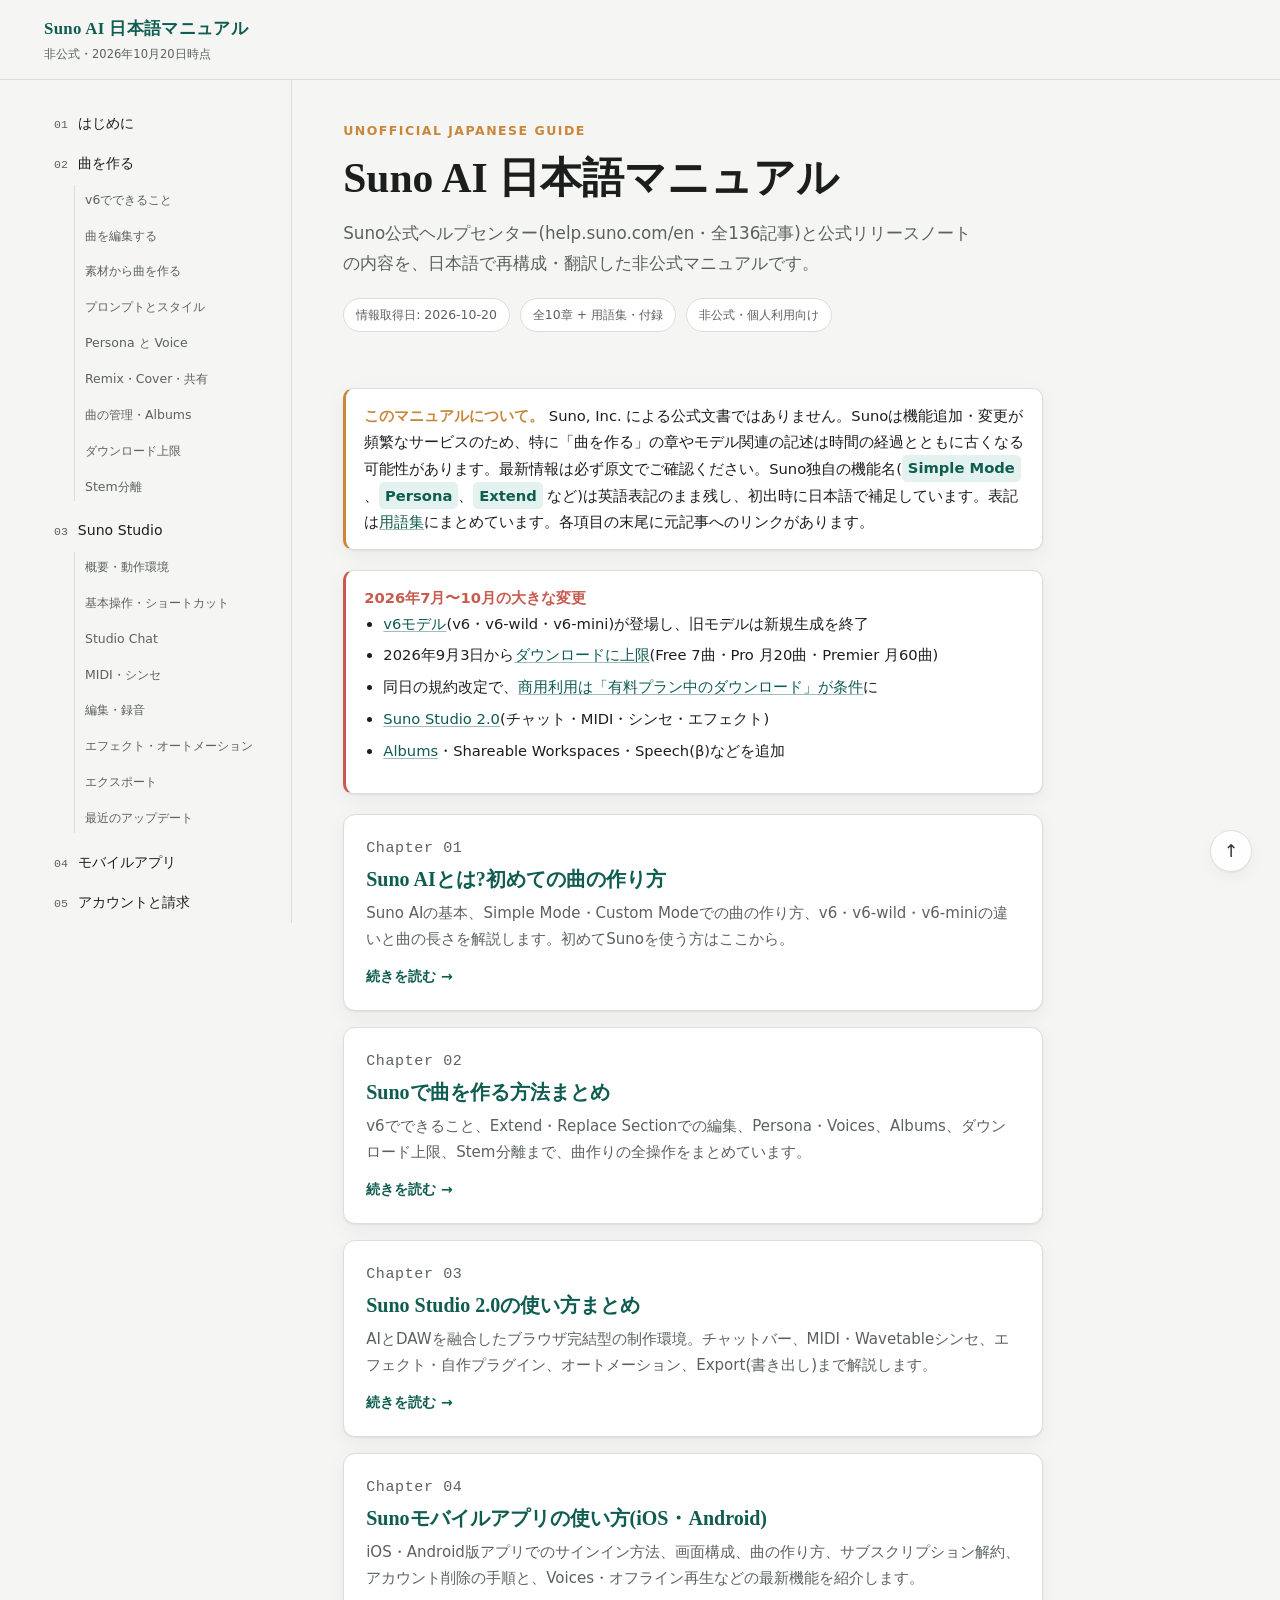
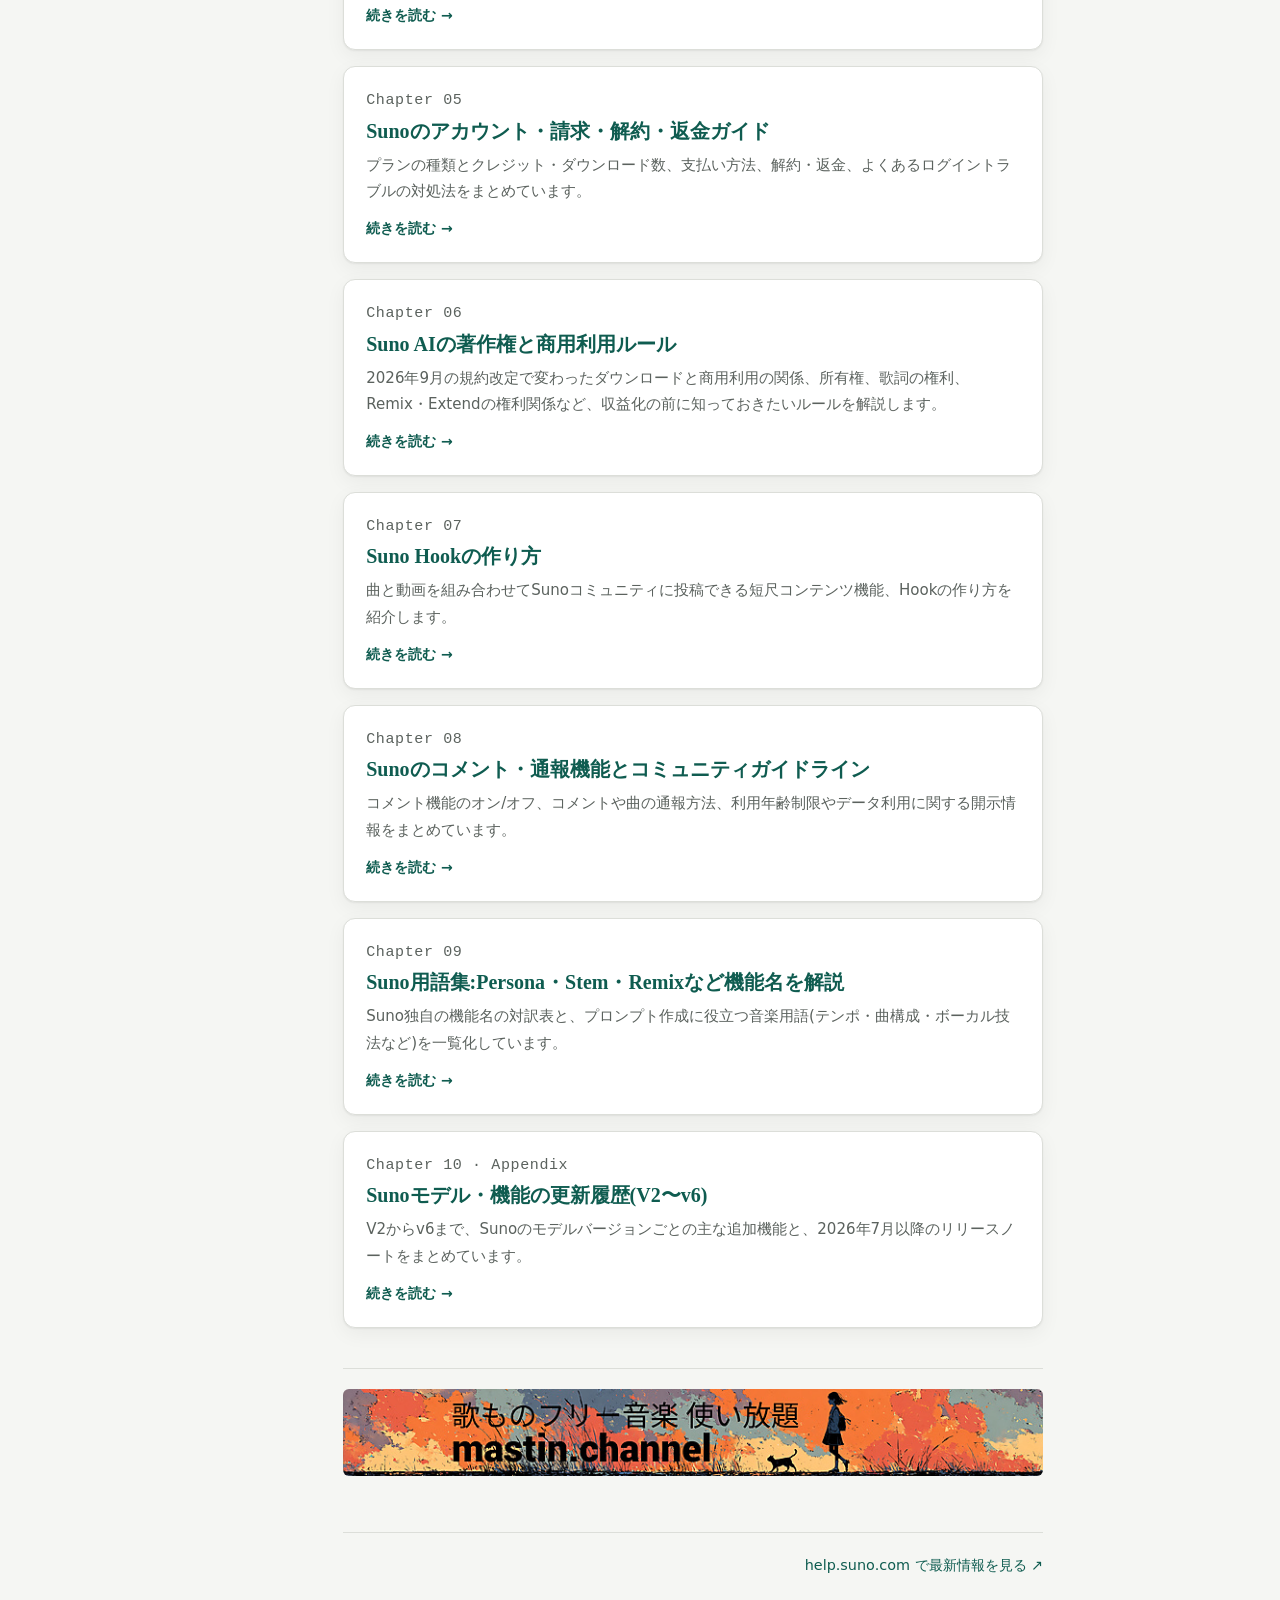
<file: index.html>
<!DOCTYPE html>
<html lang="ja">
<head>
<meta charset="utf-8">
<meta name="viewport" content="width=device-width, initial-scale=1">
<script>
(function () {
  var map = {
    'intro':'intro.html','making-music':'making-music.html',
    'mm-edit':'making-music.html#mm-edit','mm-material':'making-music.html#mm-material',
    'mm-prompt':'making-music.html#mm-prompt','mm-persona':'making-music.html#mm-persona',
    'mm-remix':'making-music.html#mm-remix','mm-manage':'making-music.html#mm-manage',
    'mm-stem':'making-music.html#mm-stem','mm-v6':'making-music.html#mm-v6',
    'mm-download':'making-music.html#mm-download','studio':'studio.html',
    'st-overview':'studio.html#st-overview','st-basics':'studio.html#st-basics',
    'st-edit':'studio.html#st-edit','st-mix':'studio.html#st-mix',
    'st-export':'studio.html#st-export','st-updates':'studio.html#st-updates',
    'st-chat':'studio.html#st-chat','st-midi':'studio.html#st-midi',
    'mobile':'mobile.html','billing':'billing.html','rights':'rights.html',
    'hooks':'hooks.html','community':'community.html','glossary':'glossary.html',
    'appendix':'appendix.html'
  };
  var hash = location.hash.slice(1);
  if (hash && map[hash]) { location.replace(map[hash]); }
})();
</script>
<title>Suno AI 日本語マニュアル(非公式) — 使い方・Studio・権利をまとめて解説</title>
<meta name="description" content="Suno AIの使い方を日本語で解説する非公式マニュアル。v6モデル、曲の作り方、Suno Studio 2.0、Voices、ダウンロード上限、権利と著作権まで全10章・用語集付きで網羅しています。">
<link rel="canonical" href="https://suno.mastinchannel.com/">
<link rel="icon" href="favicon.svg" type="image/svg+xml">
<link rel="stylesheet" href="styles.css">

<meta property="og:type" content="website">
<meta property="og:locale" content="ja_JP">
<meta property="og:site_name" content="Suno AI 日本語マニュアル(非公式)">
<meta property="og:url" content="https://suno.mastinchannel.com/">
<meta property="og:title" content="Suno AI 日本語マニュアル(非公式)">
<meta property="og:description" content="Suno AIの使い方を日本語で解説する非公式マニュアル。v6モデル、曲の作り方、Suno Studio 2.0、Voices、ダウンロード上限、権利と著作権まで全10章・用語集付きで網羅しています。">
<meta property="og:image" content="https://suno.mastinchannel.com/assets/og-image.jpg">
<meta property="og:image:width" content="1520">
<meta property="og:image:height" content="800">

<meta name="twitter:card" content="summary_large_image">
<meta name="twitter:title" content="Suno AI 日本語マニュアル(非公式)">
<meta name="twitter:description" content="Suno AIの使い方を日本語で解説する非公式マニュアル。v6モデル、曲の作り方、Suno Studio 2.0、Voices、ダウンロード上限、権利と著作権まで全10章・用語集付きで網羅しています。">
<meta name="twitter:image" content="https://suno.mastinchannel.com/assets/og-image.jpg">

<script type="application/ld+json">
{ "@context": "https://schema.org", "@type": "WebSite", "name": "Suno AI 日本語マニュアル(非公式)", "url": "https://suno.mastinchannel.com/", "inLanguage": "ja" }
</script>
<script type="application/ld+json">
{
  "@context": "https://schema.org",
  "@type": "BreadcrumbList",
  "itemListElement": [
    { "@type": "ListItem", "position": 1, "name": "Suno AI 日本語マニュアル", "item": "https://suno.mastinchannel.com/" }
  ]
}
</script>
<script type="application/ld+json">
{
  "@context": "https://schema.org",
  "@type": "ItemList",
  "itemListElement": [
    { "@type": "ListItem", "position": 1, "name": "はじめに", "url": "https://suno.mastinchannel.com/intro.html" },
    { "@type": "ListItem", "position": 2, "name": "曲を作る", "url": "https://suno.mastinchannel.com/making-music.html" },
    { "@type": "ListItem", "position": 3, "name": "Suno Studio", "url": "https://suno.mastinchannel.com/studio.html" },
    { "@type": "ListItem", "position": 4, "name": "モバイルアプリ", "url": "https://suno.mastinchannel.com/mobile.html" },
    { "@type": "ListItem", "position": 5, "name": "アカウントと請求", "url": "https://suno.mastinchannel.com/billing.html" },
    { "@type": "ListItem", "position": 6, "name": "権利と著作権", "url": "https://suno.mastinchannel.com/rights.html" },
    { "@type": "ListItem", "position": 7, "name": "Hooks", "url": "https://suno.mastinchannel.com/hooks.html" },
    { "@type": "ListItem", "position": 8, "name": "コミュニティ・リソース", "url": "https://suno.mastinchannel.com/community.html" },
    { "@type": "ListItem", "position": 9, "name": "用語集", "url": "https://suno.mastinchannel.com/glossary.html" },
    { "@type": "ListItem", "position": 10, "name": "付録:更新履歴", "url": "https://suno.mastinchannel.com/appendix.html" }
  ]
}
</script>

<script async src="https://www.googletagmanager.com/gtag/js?id=G-RGBV7L04Y0"></script>
<script>
  window.dataLayer = window.dataLayer || [];
  function gtag(){dataLayer.push(arguments);}
  gtag('js', new Date());
  gtag('config', 'G-RGBV7L04Y0');
</script>
</head>
<body id="top">

<header class="topbar">
  <div class="topbar-inner">
    <div class="brand">
      <button class="nav-toggle" id="navToggle" aria-expanded="false" aria-controls="sidebar">目次 ☰</button>
      <div class="brand-text">
        <a class="mark" href="index.html" style="text-decoration:none;">Suno AI 日本語マニュアル</a>
        <span class="sub">非公式・2026年10月20日時点</span>
      </div>
    </div>
  </div>
</header>

<div class="layout">
  <aside class="sidebar" id="sidebar">
    <nav aria-label="目次">
      <ol>
        <li><a class="chap" href="intro.html">はじめに</a></li>
        <li>
          <a class="chap" href="making-music.html">曲を作る</a>
          <ul class="sub-links">
            <li><a href="making-music.html#mm-v6">v6でできること</a></li>
            <li><a href="making-music.html#mm-edit">曲を編集する</a></li>
            <li><a href="making-music.html#mm-material">素材から曲を作る</a></li>
            <li><a href="making-music.html#mm-prompt">プロンプトとスタイル</a></li>
            <li><a href="making-music.html#mm-persona">Persona と Voice</a></li>
            <li><a href="making-music.html#mm-remix">Remix・Cover・共有</a></li>
            <li><a href="making-music.html#mm-manage">曲の管理・Albums</a></li>
            <li><a href="making-music.html#mm-download">ダウンロード上限</a></li>
            <li><a href="making-music.html#mm-stem">Stem分離</a></li>
          </ul>
        </li>
        <li>
          <a class="chap" href="studio.html">Suno Studio</a>
          <ul class="sub-links">
            <li><a href="studio.html#st-overview">概要・動作環境</a></li>
            <li><a href="studio.html#st-basics">基本操作・ショートカット</a></li>
            <li><a href="studio.html#st-chat">Studio Chat</a></li>
            <li><a href="studio.html#st-midi">MIDI・シンセ</a></li>
            <li><a href="studio.html#st-edit">編集・録音</a></li>
            <li><a href="studio.html#st-mix">エフェクト・オートメーション</a></li>
            <li><a href="studio.html#st-export">エクスポート</a></li>
            <li><a href="studio.html#st-updates">最近のアップデート</a></li>
          </ul>
        </li>
        <li><a class="chap" href="mobile.html">モバイルアプリ</a></li>
        <li><a class="chap" href="billing.html">アカウントと請求</a></li>
        <li><a class="chap" href="rights.html">権利と著作権</a></li>
        <li><a class="chap" href="hooks.html">Hooks</a></li>
        <li><a class="chap" href="community.html">コミュニティ・リソース</a></li>
        <li><a class="chap" href="glossary.html">用語集</a></li>
        <li><a class="chap" href="appendix.html">付録:更新履歴</a></li>
      </ol>
    </nav>
    <div class="sidebar-footer">
      本ページはSuno, Inc.公式の文書ではありません。最新情報は<br>
      <a href="https://help.suno.com/en">help.suno.com</a> でご確認ください。
    </div>
  </aside>

  <main>
    <div class="content">

      <div class="cover">
        <p class="kicker">Unofficial Japanese Guide</p>
        <h1>Suno AI 日本語マニュアル</h1>
        <p class="lead">Suno公式ヘルプセンター(help.suno.com/en・全136記事)と公式リリースノートの内容を、日本語で再構成・翻訳した非公式マニュアルです。</p>
        <div class="meta-row">
          <span class="pill">情報取得日: 2026-10-20</span>
          <span class="pill">全10章 + 用語集・付録</span>
          <span class="pill">非公式・個人利用向け</span>
        </div>
      </div>

      <div class="callout">
        <strong>このマニュアルについて。</strong> Suno, Inc. による公式文書ではありません。Sunoは機能追加・変更が頻繁なサービスのため、特に「曲を作る」の章やモデル関連の記述は時間の経過とともに古くなる可能性があります。最新情報は必ず原文でご確認ください。Suno独自の機能名(<span class="term">Simple Mode</span>、<span class="term">Persona</span>、<span class="term">Extend</span> など)は英語表記のまま残し、初出時に日本語で補足しています。表記は<a href="glossary.html">用語集</a>にまとめています。各項目の末尾に元記事へのリンクがあります。
      </div>

      <div class="callout warn">
        <strong>2026年7月〜10月の大きな変更</strong>
        <ul>
          <li><a href="intro.html#models">v6モデル</a>(v6・v6-wild・v6-mini)が登場し、旧モデルは新規生成を終了</li>
          <li>2026年9月3日から<a href="making-music.html#mm-download">ダウンロードに上限</a>(Free 7曲・Pro 月20曲・Premier 月60曲)</li>
          <li>同日の規約改定で、<a href="rights.html">商用利用は「有料プラン中のダウンロード」が条件</a>に</li>
          <li><a href="studio.html">Suno Studio 2.0</a>(チャット・MIDI・シンセ・エフェクト)</li>
          <li><a href="making-music.html#mm-manage">Albums</a>・Shareable Workspaces・Speech(β)などを追加</li>
        </ul>
      </div>

      <div class="hub-teaser">
        <p class="eyebrow">Chapter 01</p>
        <h2><a href="intro.html" style="text-decoration:none;">Suno AIとは?初めての曲の作り方</a></h2>
        <p>Suno AIの基本、Simple Mode・Custom Modeでの曲の作り方、v6・v6-wild・v6-miniの違いと曲の長さを解説します。初めてSunoを使う方はここから。</p>
        <a class="more" href="intro.html">続きを読む →</a>
      </div>

      <div class="hub-teaser">
        <p class="eyebrow">Chapter 02</p>
        <h2><a href="making-music.html" style="text-decoration:none;">Sunoで曲を作る方法まとめ</a></h2>
        <p>v6でできること、Extend・Replace Sectionでの編集、Persona・Voices、Albums、ダウンロード上限、Stem分離まで、曲作りの全操作をまとめています。</p>
        <a class="more" href="making-music.html">続きを読む →</a>
      </div>

      <div class="hub-teaser">
        <p class="eyebrow">Chapter 03</p>
        <h2><a href="studio.html" style="text-decoration:none;">Suno Studio 2.0の使い方まとめ</a></h2>
        <p>AIとDAWを融合したブラウザ完結型の制作環境。チャットバー、MIDI・Wavetableシンセ、エフェクト・自作プラグイン、オートメーション、Export(書き出し)まで解説します。</p>
        <a class="more" href="studio.html">続きを読む →</a>
      </div>

      <div class="hub-teaser">
        <p class="eyebrow">Chapter 04</p>
        <h2><a href="mobile.html" style="text-decoration:none;">Sunoモバイルアプリの使い方(iOS・Android)</a></h2>
        <p>iOS・Android版アプリでのサインイン方法、画面構成、曲の作り方、サブスクリプション解約、アカウント削除の手順と、Voices・オフライン再生などの最新機能を紹介します。</p>
        <a class="more" href="mobile.html">続きを読む →</a>
      </div>

      <div class="hub-teaser">
        <p class="eyebrow">Chapter 05</p>
        <h2><a href="billing.html" style="text-decoration:none;">Sunoのアカウント・請求・解約・返金ガイド</a></h2>
        <p>プランの種類とクレジット・ダウンロード数、支払い方法、解約・返金、よくあるログイントラブルの対処法をまとめています。</p>
        <a class="more" href="billing.html">続きを読む →</a>
      </div>

      <div class="hub-teaser">
        <p class="eyebrow">Chapter 06</p>
        <h2><a href="rights.html" style="text-decoration:none;">Suno AIの著作権と商用利用ルール</a></h2>
        <p>2026年9月の規約改定で変わったダウンロードと商用利用の関係、所有権、歌詞の権利、Remix・Extendの権利関係など、収益化の前に知っておきたいルールを解説します。</p>
        <a class="more" href="rights.html">続きを読む →</a>
      </div>

      <div class="hub-teaser">
        <p class="eyebrow">Chapter 07</p>
        <h2><a href="hooks.html" style="text-decoration:none;">Suno Hookの作り方</a></h2>
        <p>曲と動画を組み合わせてSunoコミュニティに投稿できる短尺コンテンツ機能、Hookの作り方を紹介します。</p>
        <a class="more" href="hooks.html">続きを読む →</a>
      </div>

      <div class="hub-teaser">
        <p class="eyebrow">Chapter 08</p>
        <h2><a href="community.html" style="text-decoration:none;">Sunoのコメント・通報機能とコミュニティガイドライン</a></h2>
        <p>コメント機能のオン/オフ、コメントや曲の通報方法、利用年齢制限やデータ利用に関する開示情報をまとめています。</p>
        <a class="more" href="community.html">続きを読む →</a>
      </div>

      <div class="hub-teaser">
        <p class="eyebrow">Chapter 09</p>
        <h2><a href="glossary.html" style="text-decoration:none;">Suno用語集:Persona・Stem・Remixなど機能名を解説</a></h2>
        <p>Suno独自の機能名の対訳表と、プロンプト作成に役立つ音楽用語(テンポ・曲構成・ボーカル技法など)を一覧化しています。</p>
        <a class="more" href="glossary.html">続きを読む →</a>
      </div>

      <div class="hub-teaser">
        <p class="eyebrow">Chapter 10 · Appendix</p>
        <h2><a href="appendix.html" style="text-decoration:none;">Sunoモデル・機能の更新履歴(V2〜v6)</a></h2>
        <p>V2からv6まで、Sunoのモデルバージョンごとの主な追加機能と、2026年7月以降のリリースノートをまとめています。</p>
        <a class="more" href="appendix.html">続きを読む →</a>
      </div>

      <div class="chapter-banner">
        <a href="https://mastinchannel.com" target="_blank" rel="noopener noreferrer">
          <picture>
            <source media="(max-width: 480px)" srcset="assets/mastinchannel-banner-320x50.jpg">
            <img src="assets/mastinchannel-banner-728x90.jpg" width="728" height="90" alt="mastin channel — 歌ものフリー音楽 使い放題" loading="lazy">
          </picture>
        </a>
      </div>

      <div class="end-nav">
        <span></span>
        <a href="https://help.suno.com/en">help.suno.com で最新情報を見る ↗</a>
      </div>

    </div>
  </main>
</div>

<a class="back-top" href="#top" aria-label="ページ先頭へ">↑</a>

<script>
  (function(){
    var toggle = document.getElementById('navToggle');
    var sidebar = document.getElementById('sidebar');
    toggle.addEventListener('click', function(){
      var open = sidebar.classList.toggle('open');
      toggle.setAttribute('aria-expanded', open ? 'true' : 'false');
    });
    sidebar.addEventListener('click', function(e){
      if (e.target.tagName === 'A' && window.innerWidth <= 880) {
        sidebar.classList.remove('open');
        toggle.setAttribute('aria-expanded', 'false');
      }
    });

    var here = location.pathname.split('/').pop() || 'index.html';
    Array.prototype.forEach.call(document.querySelectorAll('.sidebar a.chap'), function(a){
      var target = a.getAttribute('href').split('#')[0] || 'index.html';
      if (target === here) a.classList.add('active');
    });
  })();
</script>
</body>
</html>
</file>
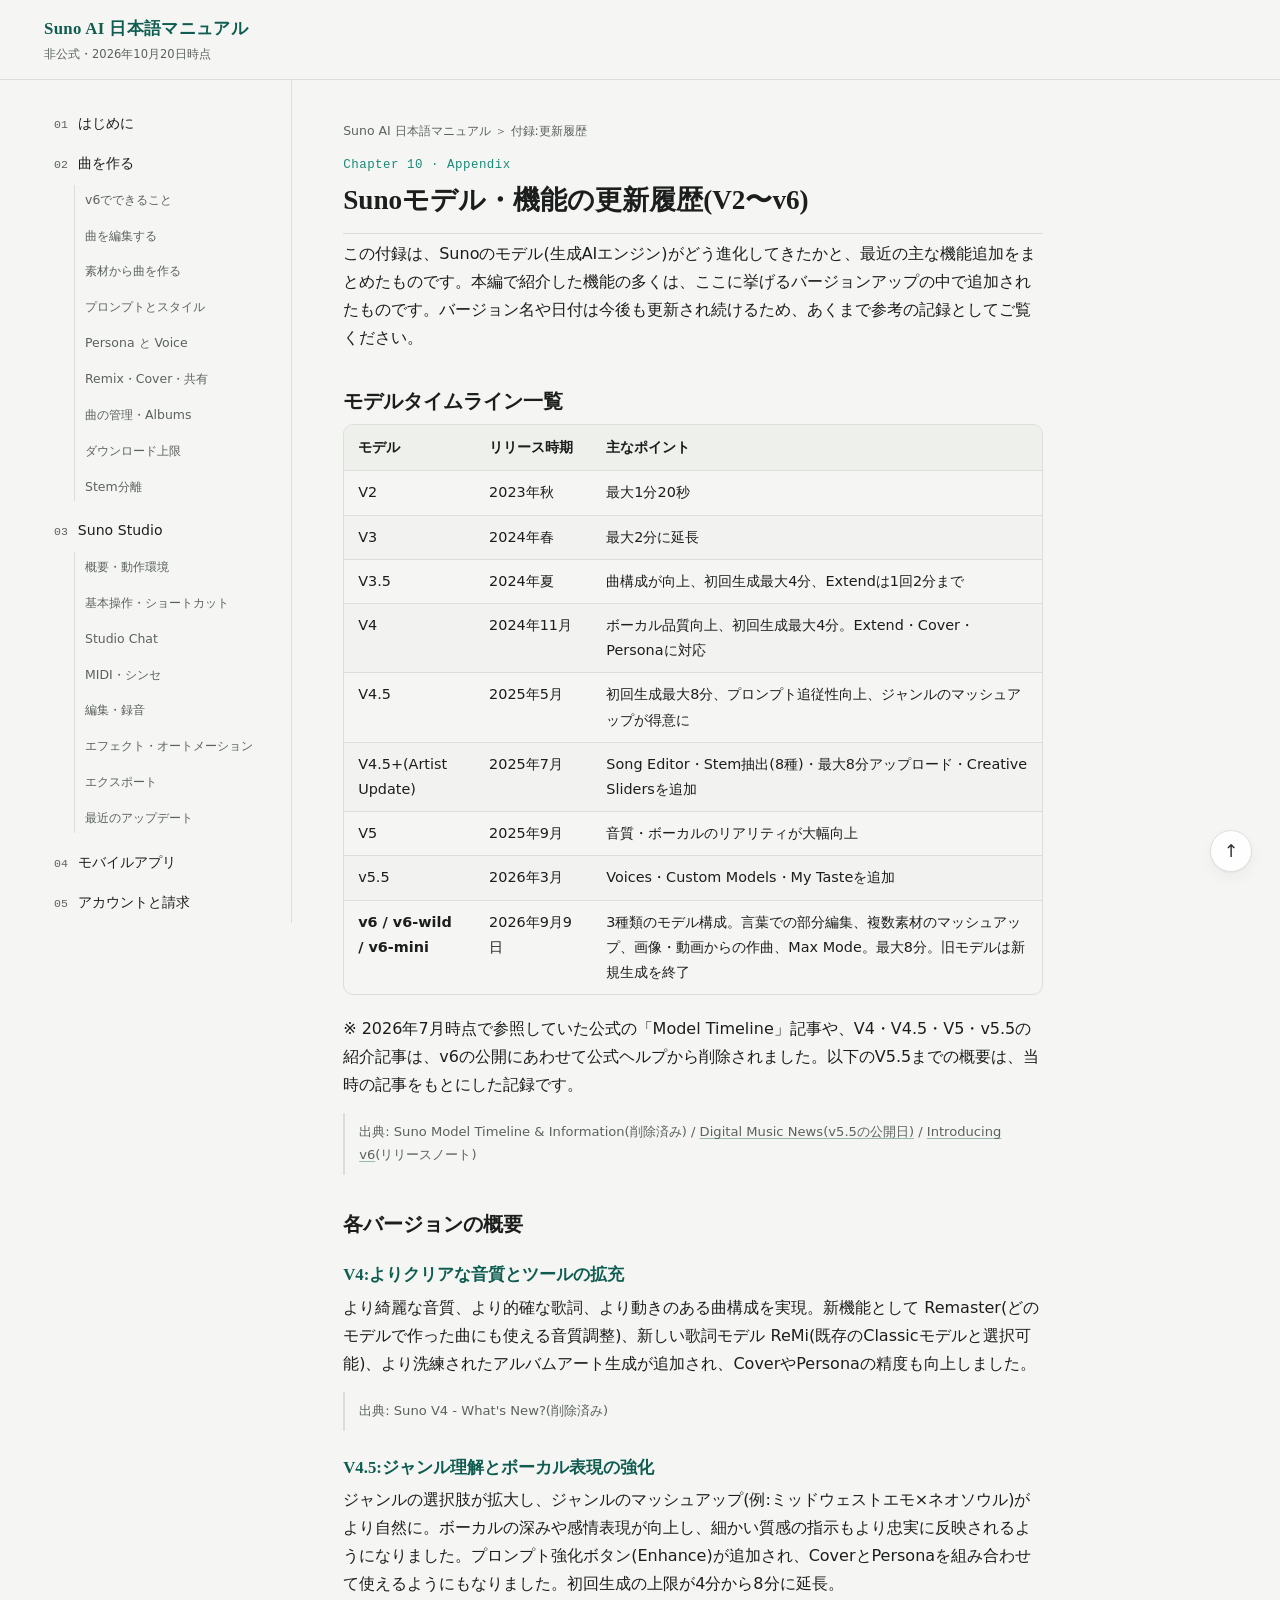
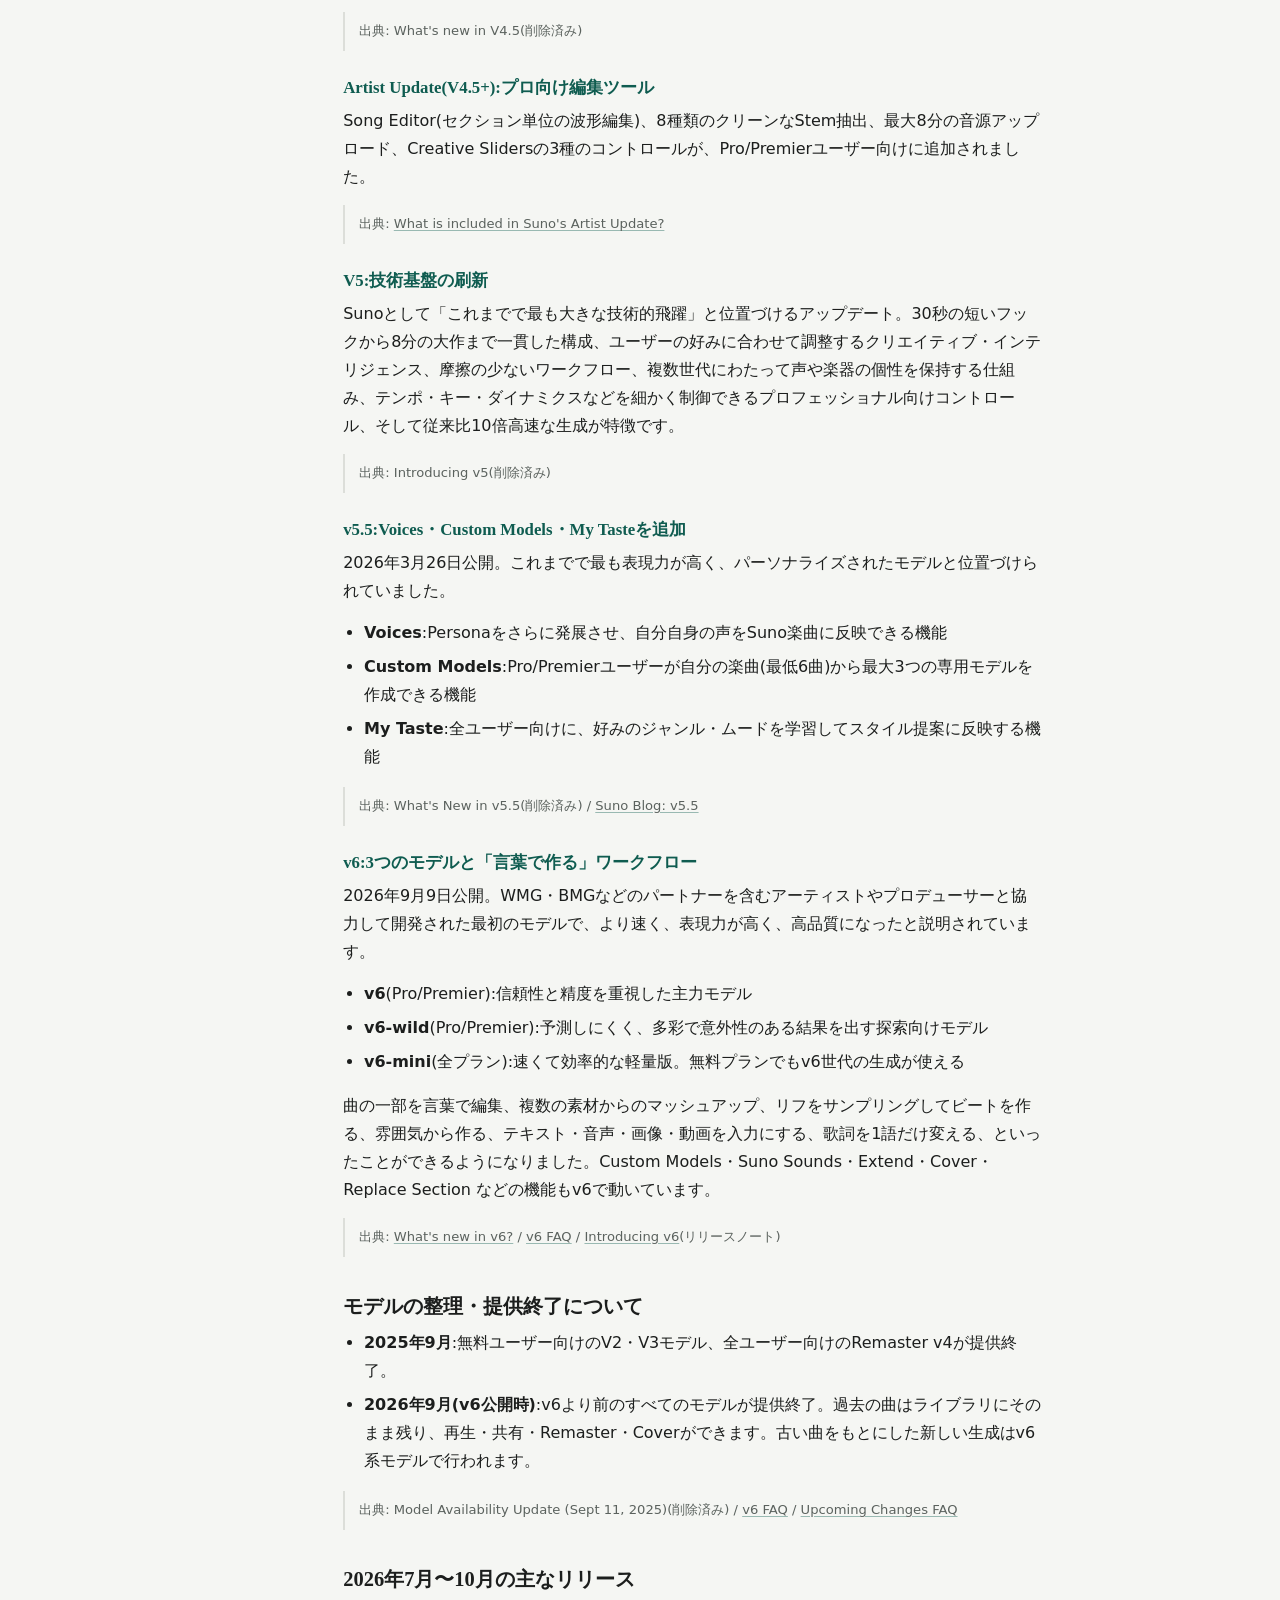
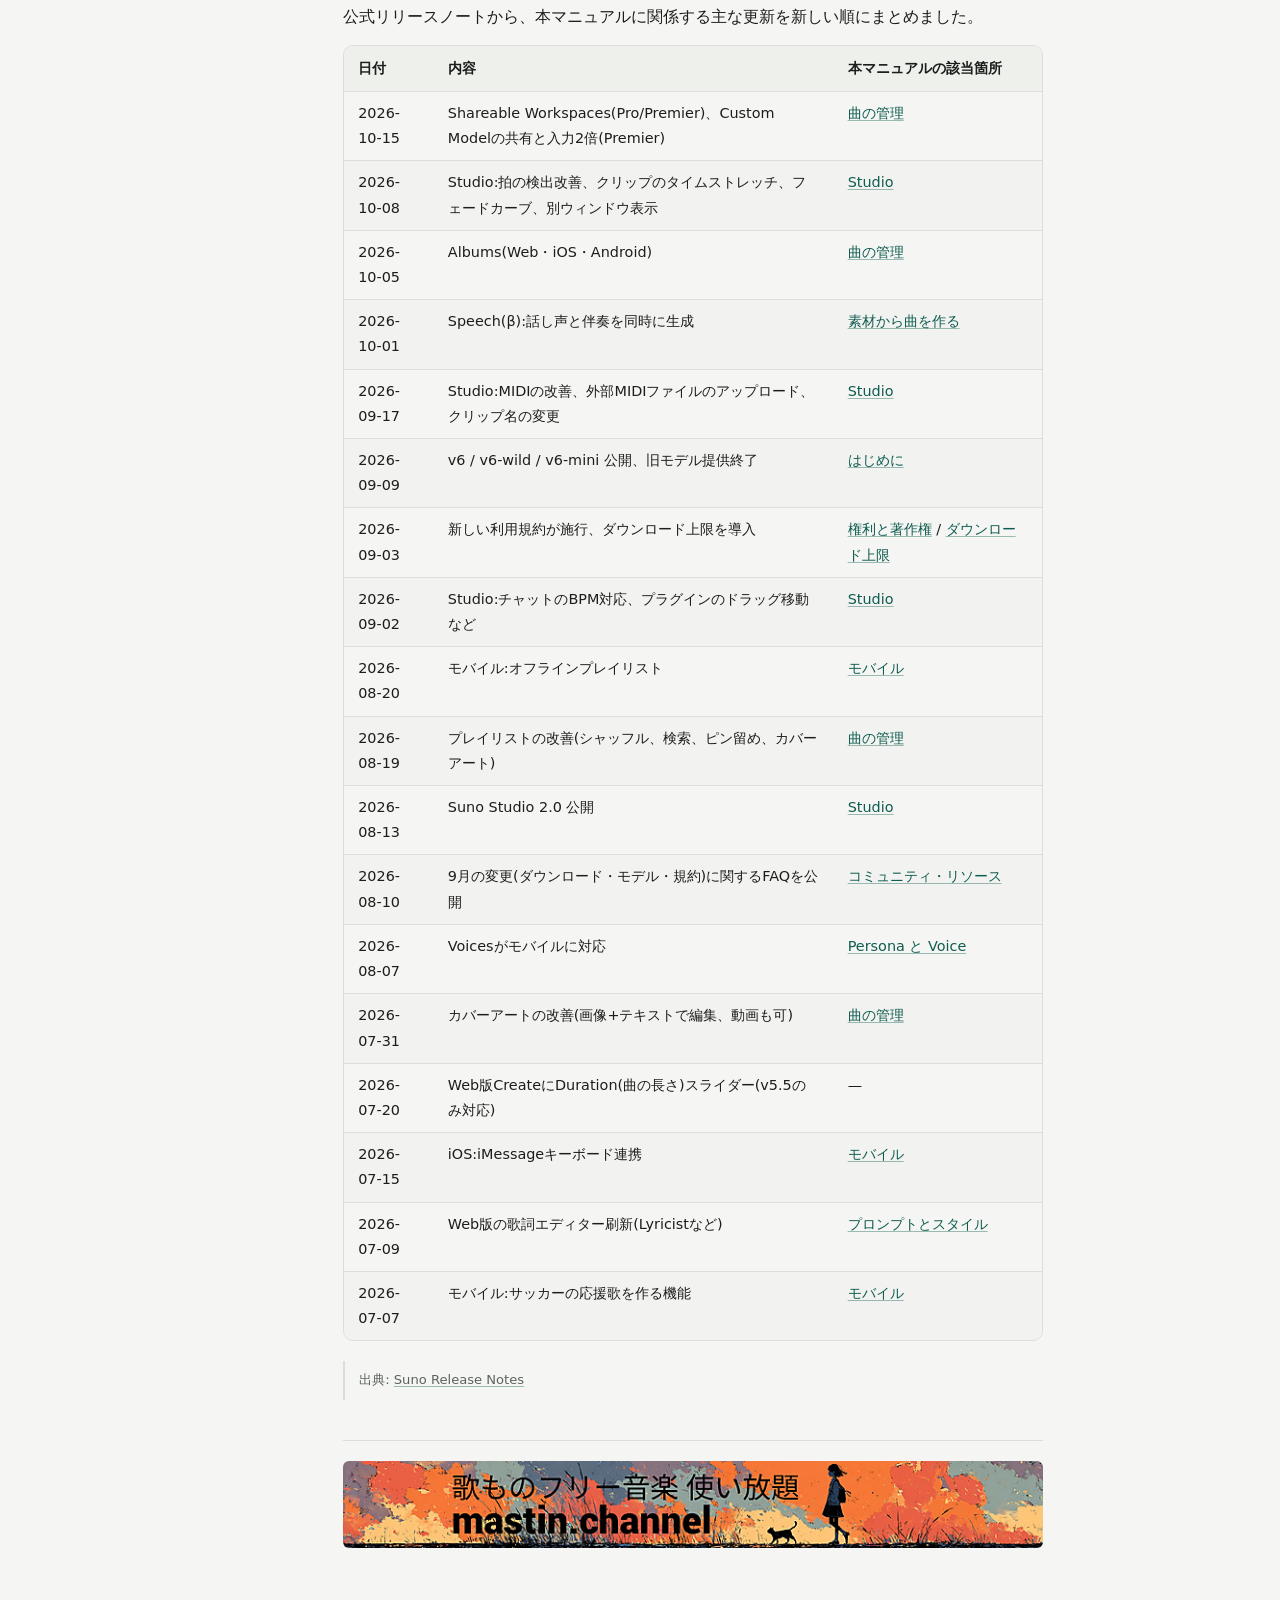
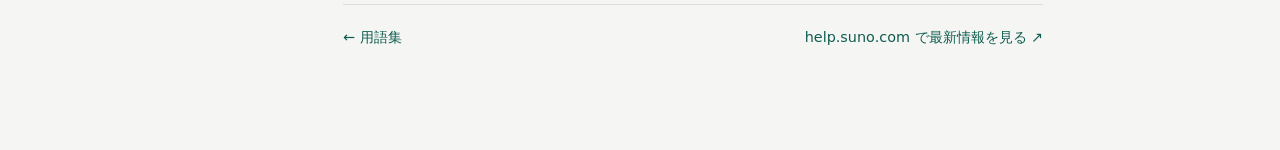
<file: appendix.html>
<!DOCTYPE html>
<html lang="ja">
<head>
<meta charset="utf-8">
<meta name="viewport" content="width=device-width, initial-scale=1">
<title>Sunoモデル・機能の更新履歴(V2〜v6) - Suno AI 日本語マニュアル(非公式)</title>
<meta name="description" content="Suno AIのモデルバージョン(V2〜v6)の更新履歴と、2026年7月以降のリリースノートをまとめて解説。各バージョンの主な追加機能を非公式日本語ガイドで紹介します。">
<link rel="canonical" href="https://suno.mastinchannel.com/appendix.html">
<link rel="icon" href="favicon.svg" type="image/svg+xml">
<link rel="stylesheet" href="styles.css">

<meta property="og:type" content="article">
<meta property="og:locale" content="ja_JP">
<meta property="og:site_name" content="Suno AI 日本語マニュアル(非公式)">
<meta property="og:url" content="https://suno.mastinchannel.com/appendix.html">
<meta property="og:title" content="Sunoモデル・機能の更新履歴(V2〜v6)">
<meta property="og:description" content="Suno AIのモデルバージョン(V2〜v6)の更新履歴と、2026年7月以降のリリースノートをまとめて解説。各バージョンの主な追加機能を非公式日本語ガイドで紹介します。">
<meta property="og:image" content="https://suno.mastinchannel.com/assets/og-image.jpg">
<meta property="og:image:width" content="1520">
<meta property="og:image:height" content="800">

<meta name="twitter:card" content="summary_large_image">
<meta name="twitter:title" content="Sunoモデル・機能の更新履歴(V2〜v6)">
<meta name="twitter:description" content="Suno AIのモデルバージョン(V2〜v6)の更新履歴と、2026年7月以降のリリースノートをまとめて解説。各バージョンの主な追加機能を非公式日本語ガイドで紹介します。">
<meta name="twitter:image" content="https://suno.mastinchannel.com/assets/og-image.jpg">

<script type="application/ld+json">
{
  "@context": "https://schema.org",
  "@type": "BreadcrumbList",
  "itemListElement": [
    { "@type": "ListItem", "position": 1, "name": "Suno AI 日本語マニュアル", "item": "https://suno.mastinchannel.com/" },
    { "@type": "ListItem", "position": 2, "name": "付録:更新履歴", "item": "https://suno.mastinchannel.com/appendix.html" }
  ]
}
</script>
<script type="application/ld+json">
{
  "@context": "https://schema.org",
  "@type": "TechArticle",
  "headline": "Sunoモデル・機能の更新履歴(V2〜v6)",
  "description": "Suno AIのモデルバージョン(V2〜v6)の更新履歴と2026年7月以降のリリースノートをまとめて解説する日本語ガイド。",
  "inLanguage": "ja",
  "datePublished": "2026-07-08",
  "dateModified": "2026-10-20",
  "url": "https://suno.mastinchannel.com/appendix.html",
  "mainEntityOfPage": "https://suno.mastinchannel.com/appendix.html",
  "image": "https://suno.mastinchannel.com/assets/og-image.jpg",
  "author": { "@type": "Organization", "name": "mastin channel", "url": "https://mastinchannel.com" },
  "publisher": { "@type": "Organization", "name": "mastin channel", "url": "https://mastinchannel.com" }
}
</script>

<script async src="https://www.googletagmanager.com/gtag/js?id=G-RGBV7L04Y0"></script>
<script>
  window.dataLayer = window.dataLayer || [];
  function gtag(){dataLayer.push(arguments);}
  gtag('js', new Date());
  gtag('config', 'G-RGBV7L04Y0');
</script>
</head>
<body id="top">

<header class="topbar">
  <div class="topbar-inner">
    <div class="brand">
      <button class="nav-toggle" id="navToggle" aria-expanded="false" aria-controls="sidebar">目次 ☰</button>
      <div class="brand-text">
        <a class="mark" href="index.html" style="text-decoration:none;">Suno AI 日本語マニュアル</a>
        <span class="sub">非公式・2026年10月20日時点</span>
      </div>
    </div>
  </div>
</header>

<div class="layout">
  <aside class="sidebar" id="sidebar">
    <nav aria-label="目次">
      <ol>
        <li><a class="chap" href="intro.html">はじめに</a></li>
        <li>
          <a class="chap" href="making-music.html">曲を作る</a>
          <ul class="sub-links">
            <li><a href="making-music.html#mm-v6">v6でできること</a></li>
            <li><a href="making-music.html#mm-edit">曲を編集する</a></li>
            <li><a href="making-music.html#mm-material">素材から曲を作る</a></li>
            <li><a href="making-music.html#mm-prompt">プロンプトとスタイル</a></li>
            <li><a href="making-music.html#mm-persona">Persona と Voice</a></li>
            <li><a href="making-music.html#mm-remix">Remix・Cover・共有</a></li>
            <li><a href="making-music.html#mm-manage">曲の管理・Albums</a></li>
            <li><a href="making-music.html#mm-download">ダウンロード上限</a></li>
            <li><a href="making-music.html#mm-stem">Stem分離</a></li>
          </ul>
        </li>
        <li>
          <a class="chap" href="studio.html">Suno Studio</a>
          <ul class="sub-links">
            <li><a href="studio.html#st-overview">概要・動作環境</a></li>
            <li><a href="studio.html#st-basics">基本操作・ショートカット</a></li>
            <li><a href="studio.html#st-chat">Studio Chat</a></li>
            <li><a href="studio.html#st-midi">MIDI・シンセ</a></li>
            <li><a href="studio.html#st-edit">編集・録音</a></li>
            <li><a href="studio.html#st-mix">エフェクト・オートメーション</a></li>
            <li><a href="studio.html#st-export">エクスポート</a></li>
            <li><a href="studio.html#st-updates">最近のアップデート</a></li>
          </ul>
        </li>
        <li><a class="chap" href="mobile.html">モバイルアプリ</a></li>
        <li><a class="chap" href="billing.html">アカウントと請求</a></li>
        <li><a class="chap" href="rights.html">権利と著作権</a></li>
        <li><a class="chap" href="hooks.html">Hooks</a></li>
        <li><a class="chap" href="community.html">コミュニティ・リソース</a></li>
        <li><a class="chap" href="glossary.html">用語集</a></li>
        <li><a class="chap" href="appendix.html">付録:更新履歴</a></li>
      </ol>
    </nav>
    <div class="sidebar-footer">
      本ページはSuno, Inc.公式の文書ではありません。最新情報は<br>
      <a href="https://help.suno.com/en">help.suno.com</a> でご確認ください。
    </div>
  </aside>

  <main>
    <div class="content">

      <p class="breadcrumb"><a href="index.html">Suno AI 日本語マニュアル</a> ＞ 付録:更新履歴</p>
      <p class="eyebrow">Chapter 10 · Appendix</p>
      <h1>Sunoモデル・機能の更新履歴(V2〜v6)</h1>
      <p>この付録は、Sunoのモデル(生成AIエンジン)がどう進化してきたかと、最近の主な機能追加をまとめたものです。本編で紹介した機能の多くは、ここに挙げるバージョンアップの中で追加されたものです。バージョン名や日付は今後も更新され続けるため、あくまで参考の記録としてご覧ください。</p>

      <h2>モデルタイムライン一覧</h2>
      <div class="table-wrap"><table>
        <thead><tr><th>モデル</th><th>リリース時期</th><th>主なポイント</th></tr></thead>
        <tbody>
          <tr><td>V2</td><td>2023年秋</td><td>最大1分20秒</td></tr>
          <tr><td>V3</td><td>2024年春</td><td>最大2分に延長</td></tr>
          <tr><td>V3.5</td><td>2024年夏</td><td>曲構成が向上、初回生成最大4分、Extendは1回2分まで</td></tr>
          <tr><td>V4</td><td>2024年11月</td><td>ボーカル品質向上、初回生成最大4分。Extend・Cover・Personaに対応</td></tr>
          <tr><td>V4.5</td><td>2025年5月</td><td>初回生成最大8分、プロンプト追従性向上、ジャンルのマッシュアップが得意に</td></tr>
          <tr><td>V4.5+(Artist Update)</td><td>2025年7月</td><td>Song Editor・Stem抽出(8種)・最大8分アップロード・Creative Slidersを追加</td></tr>
          <tr><td>V5</td><td>2025年9月</td><td>音質・ボーカルのリアリティが大幅向上</td></tr>
          <tr><td>v5.5</td><td>2026年3月</td><td>Voices・Custom Models・My Tasteを追加</td></tr>
          <tr><td><strong>v6 / v6-wild / v6-mini</strong></td><td>2026年9月9日</td><td>3種類のモデル構成。言葉での部分編集、複数素材のマッシュアップ、画像・動画からの作曲、Max Mode。最大8分。旧モデルは新規生成を終了</td></tr>
        </tbody>
      </table></div>
      <p>※ 2026年7月時点で参照していた公式の「Model Timeline」記事や、V4・V4.5・V5・v5.5の紹介記事は、v6の公開にあわせて公式ヘルプから削除されました。以下のV5.5までの概要は、当時の記事をもとにした記録です。</p>
      <blockquote class="source">出典: Suno Model Timeline & Information(削除済み) / <a href="https://www.digitalmusicnews.com/2026/03/26/suno-launches-version-5-5/">Digital Music News(v5.5の公開日)</a> / <a href="https://suno.com/release-notes/introducing-v6">Introducing v6</a>(リリースノート)</blockquote>

      <h2>各バージョンの概要</h2>

      <h3>V4:よりクリアな音質とツールの拡充</h3>
      <p>より綺麗な音質、より的確な歌詞、より動きのある曲構成を実現。新機能として Remaster(どのモデルで作った曲にも使える音質調整)、新しい歌詞モデル ReMi(既存のClassicモデルと選択可能)、より洗練されたアルバムアート生成が追加され、CoverやPersonaの精度も向上しました。</p>
      <blockquote class="source">出典: Suno V4 - What's New?(削除済み)</blockquote>

      <h3>V4.5:ジャンル理解とボーカル表現の強化</h3>
      <p>ジャンルの選択肢が拡大し、ジャンルのマッシュアップ(例:ミッドウェストエモ×ネオソウル)がより自然に。ボーカルの深みや感情表現が向上し、細かい質感の指示もより忠実に反映されるようになりました。プロンプト強化ボタン(Enhance)が追加され、CoverとPersonaを組み合わせて使えるようにもなりました。初回生成の上限が4分から8分に延長。</p>
      <blockquote class="source">出典: What's new in V4.5(削除済み)</blockquote>

      <h3>Artist Update(V4.5+):プロ向け編集ツール</h3>
      <p>Song Editor(セクション単位の波形編集)、8種類のクリーンなStem抽出、最大8分の音源アップロード、Creative Slidersの3種のコントロールが、Pro/Premierユーザー向けに追加されました。</p>
      <blockquote class="source">出典: <a href="https://help.suno.com/en/articles/6141313">What is included in Suno's Artist Update?</a></blockquote>

      <h3>V5:技術基盤の刷新</h3>
      <p>Sunoとして「これまでで最も大きな技術的飛躍」と位置づけるアップデート。30秒の短いフックから8分の大作まで一貫した構成、ユーザーの好みに合わせて調整するクリエイティブ・インテリジェンス、摩擦の少ないワークフロー、複数世代にわたって声や楽器の個性を保持する仕組み、テンポ・キー・ダイナミクスなどを細かく制御できるプロフェッショナル向けコントロール、そして従来比10倍高速な生成が特徴です。</p>
      <blockquote class="source">出典: Introducing v5(削除済み)</blockquote>

      <h3>v5.5:Voices・Custom Models・My Tasteを追加</h3>
      <p>2026年3月26日公開。これまでで最も表現力が高く、パーソナライズされたモデルと位置づけられていました。</p>
      <ul>
        <li><strong>Voices</strong>:Personaをさらに発展させ、自分自身の声をSuno楽曲に反映できる機能</li>
        <li><strong>Custom Models</strong>:Pro/Premierユーザーが自分の楽曲(最低6曲)から最大3つの専用モデルを作成できる機能</li>
        <li><strong>My Taste</strong>:全ユーザー向けに、好みのジャンル・ムードを学習してスタイル提案に反映する機能</li>
      </ul>
      <blockquote class="source">出典: What's New in v5.5(削除済み) / <a href="https://suno.com/blog/v5-5">Suno Blog: v5.5</a></blockquote>

      <h3>v6:3つのモデルと「言葉で作る」ワークフロー</h3>
      <p>2026年9月9日公開。WMG・BMGなどのパートナーを含むアーティストやプロデューサーと協力して開発された最初のモデルで、より速く、表現力が高く、高品質になったと説明されています。</p>
      <ul>
        <li><strong>v6</strong>(Pro/Premier):信頼性と精度を重視した主力モデル</li>
        <li><strong>v6-wild</strong>(Pro/Premier):予測しにくく、多彩で意外性のある結果を出す探索向けモデル</li>
        <li><strong>v6-mini</strong>(全プラン):速くて効率的な軽量版。無料プランでもv6世代の生成が使える</li>
      </ul>
      <p>曲の一部を言葉で編集、複数の素材からのマッシュアップ、リフをサンプリングしてビートを作る、雰囲気から作る、テキスト・音声・画像・動画を入力にする、歌詞を1語だけ変える、といったことができるようになりました。Custom Models・Suno Sounds・Extend・Cover・Replace Section などの機能もv6で動いています。</p>
      <blockquote class="source">出典: <a href="https://help.suno.com/en/articles/13924801">What's new in v6?</a> / <a href="https://help.suno.com/en/articles/13924481">v6 FAQ</a> / <a href="https://suno.com/release-notes/introducing-v6">Introducing v6</a>(リリースノート)</blockquote>

      <h2>モデルの整理・提供終了について</h2>
      <ul>
        <li><strong>2025年9月</strong>:無料ユーザー向けのV2・V3モデル、全ユーザー向けのRemaster v4が提供終了。</li>
        <li><strong>2026年9月(v6公開時)</strong>:v6より前のすべてのモデルが提供終了。過去の曲はライブラリにそのまま残り、再生・共有・Remaster・Coverができます。古い曲をもとにした新しい生成はv6系モデルで行われます。</li>
      </ul>
      <blockquote class="source">出典: Model Availability Update (Sept 11, 2025)(削除済み) / <a href="https://help.suno.com/en/articles/13924481">v6 FAQ</a> / <a href="https://help.suno.com/en/articles/13614785">Upcoming Changes FAQ</a></blockquote>

      <h2 id="release-notes">2026年7月〜10月の主なリリース</h2>
      <p>公式リリースノートから、本マニュアルに関係する主な更新を新しい順にまとめました。</p>
      <div class="table-wrap"><table>
        <thead><tr><th>日付</th><th>内容</th><th>本マニュアルの該当箇所</th></tr></thead>
        <tbody>
          <tr><td>2026-10-15</td><td>Shareable Workspaces(Pro/Premier)、Custom Modelの共有と入力2倍(Premier)</td><td><a href="making-music.html#mm-manage">曲の管理</a></td></tr>
          <tr><td>2026-10-08</td><td>Studio:拍の検出改善、クリップのタイムストレッチ、フェードカーブ、別ウィンドウ表示</td><td><a href="studio.html#st-updates">Studio</a></td></tr>
          <tr><td>2026-10-05</td><td>Albums(Web・iOS・Android)</td><td><a href="making-music.html#mm-manage">曲の管理</a></td></tr>
          <tr><td>2026-10-01</td><td>Speech(β):話し声と伴奏を同時に生成</td><td><a href="making-music.html#mm-material">素材から曲を作る</a></td></tr>
          <tr><td>2026-09-17</td><td>Studio:MIDIの改善、外部MIDIファイルのアップロード、クリップ名の変更</td><td><a href="studio.html#st-midi">Studio</a></td></tr>
          <tr><td>2026-09-09</td><td>v6 / v6-wild / v6-mini 公開、旧モデル提供終了</td><td><a href="intro.html#models">はじめに</a></td></tr>
          <tr><td>2026-09-03</td><td>新しい利用規約が施行、ダウンロード上限を導入</td><td><a href="rights.html">権利と著作権</a> / <a href="making-music.html#mm-download">ダウンロード上限</a></td></tr>
          <tr><td>2026-09-02</td><td>Studio:チャットのBPM対応、プラグインのドラッグ移動など</td><td><a href="studio.html#st-updates">Studio</a></td></tr>
          <tr><td>2026-08-20</td><td>モバイル:オフラインプレイリスト</td><td><a href="mobile.html#mobile-updates">モバイル</a></td></tr>
          <tr><td>2026-08-19</td><td>プレイリストの改善(シャッフル、検索、ピン留め、カバーアート)</td><td><a href="making-music.html#mm-manage">曲の管理</a></td></tr>
          <tr><td>2026-08-13</td><td>Suno Studio 2.0 公開</td><td><a href="studio.html">Studio</a></td></tr>
          <tr><td>2026-08-10</td><td>9月の変更(ダウンロード・モデル・規約)に関するFAQを公開</td><td><a href="community.html">コミュニティ・リソース</a></td></tr>
          <tr><td>2026-08-07</td><td>Voicesがモバイルに対応</td><td><a href="making-music.html#mm-persona">Persona と Voice</a></td></tr>
          <tr><td>2026-07-31</td><td>カバーアートの改善(画像+テキストで編集、動画も可)</td><td><a href="making-music.html#mm-manage">曲の管理</a></td></tr>
          <tr><td>2026-07-20</td><td>Web版CreateにDuration(曲の長さ)スライダー(v5.5のみ対応)</td><td>—</td></tr>
          <tr><td>2026-07-15</td><td>iOS:iMessageキーボード連携</td><td><a href="mobile.html#mobile-updates">モバイル</a></td></tr>
          <tr><td>2026-07-09</td><td>Web版の歌詞エディター刷新(Lyricistなど)</td><td><a href="making-music.html#mm-prompt">プロンプトとスタイル</a></td></tr>
          <tr><td>2026-07-07</td><td>モバイル:サッカーの応援歌を作る機能</td><td><a href="mobile.html#mobile-updates">モバイル</a></td></tr>
        </tbody>
      </table></div>
      <blockquote class="source">出典: <a href="https://suno.com/release-notes">Suno Release Notes</a></blockquote>

      <div class="chapter-banner">
        <a href="https://mastinchannel.com" target="_blank" rel="noopener noreferrer">
          <picture>
            <source media="(max-width: 480px)" srcset="assets/mastinchannel-banner-320x50.jpg">
            <img src="assets/mastinchannel-banner-728x90.jpg" width="728" height="90" alt="mastin channel — 歌ものフリー音楽 使い放題" loading="lazy">
          </picture>
        </a>
      </div>

      <div class="end-nav">
        <a href="glossary.html">← 用語集</a>
        <a href="https://help.suno.com/en">help.suno.com で最新情報を見る ↗</a>
      </div>

    </div>
  </main>
</div>

<a class="back-top" href="#top" aria-label="ページ先頭へ">↑</a>

<script>
  (function(){
    var toggle = document.getElementById('navToggle');
    var sidebar = document.getElementById('sidebar');
    toggle.addEventListener('click', function(){
      var open = sidebar.classList.toggle('open');
      toggle.setAttribute('aria-expanded', open ? 'true' : 'false');
    });
    sidebar.addEventListener('click', function(e){
      if (e.target.tagName === 'A' && window.innerWidth <= 880) {
        sidebar.classList.remove('open');
        toggle.setAttribute('aria-expanded', 'false');
      }
    });

    var here = location.pathname.split('/').pop() || 'index.html';
    Array.prototype.forEach.call(document.querySelectorAll('.sidebar a.chap'), function(a){
      var target = a.getAttribute('href').split('#')[0] || 'index.html';
      if (target === here) a.classList.add('active');
    });
  })();
</script>
</body>
</html>
</file>
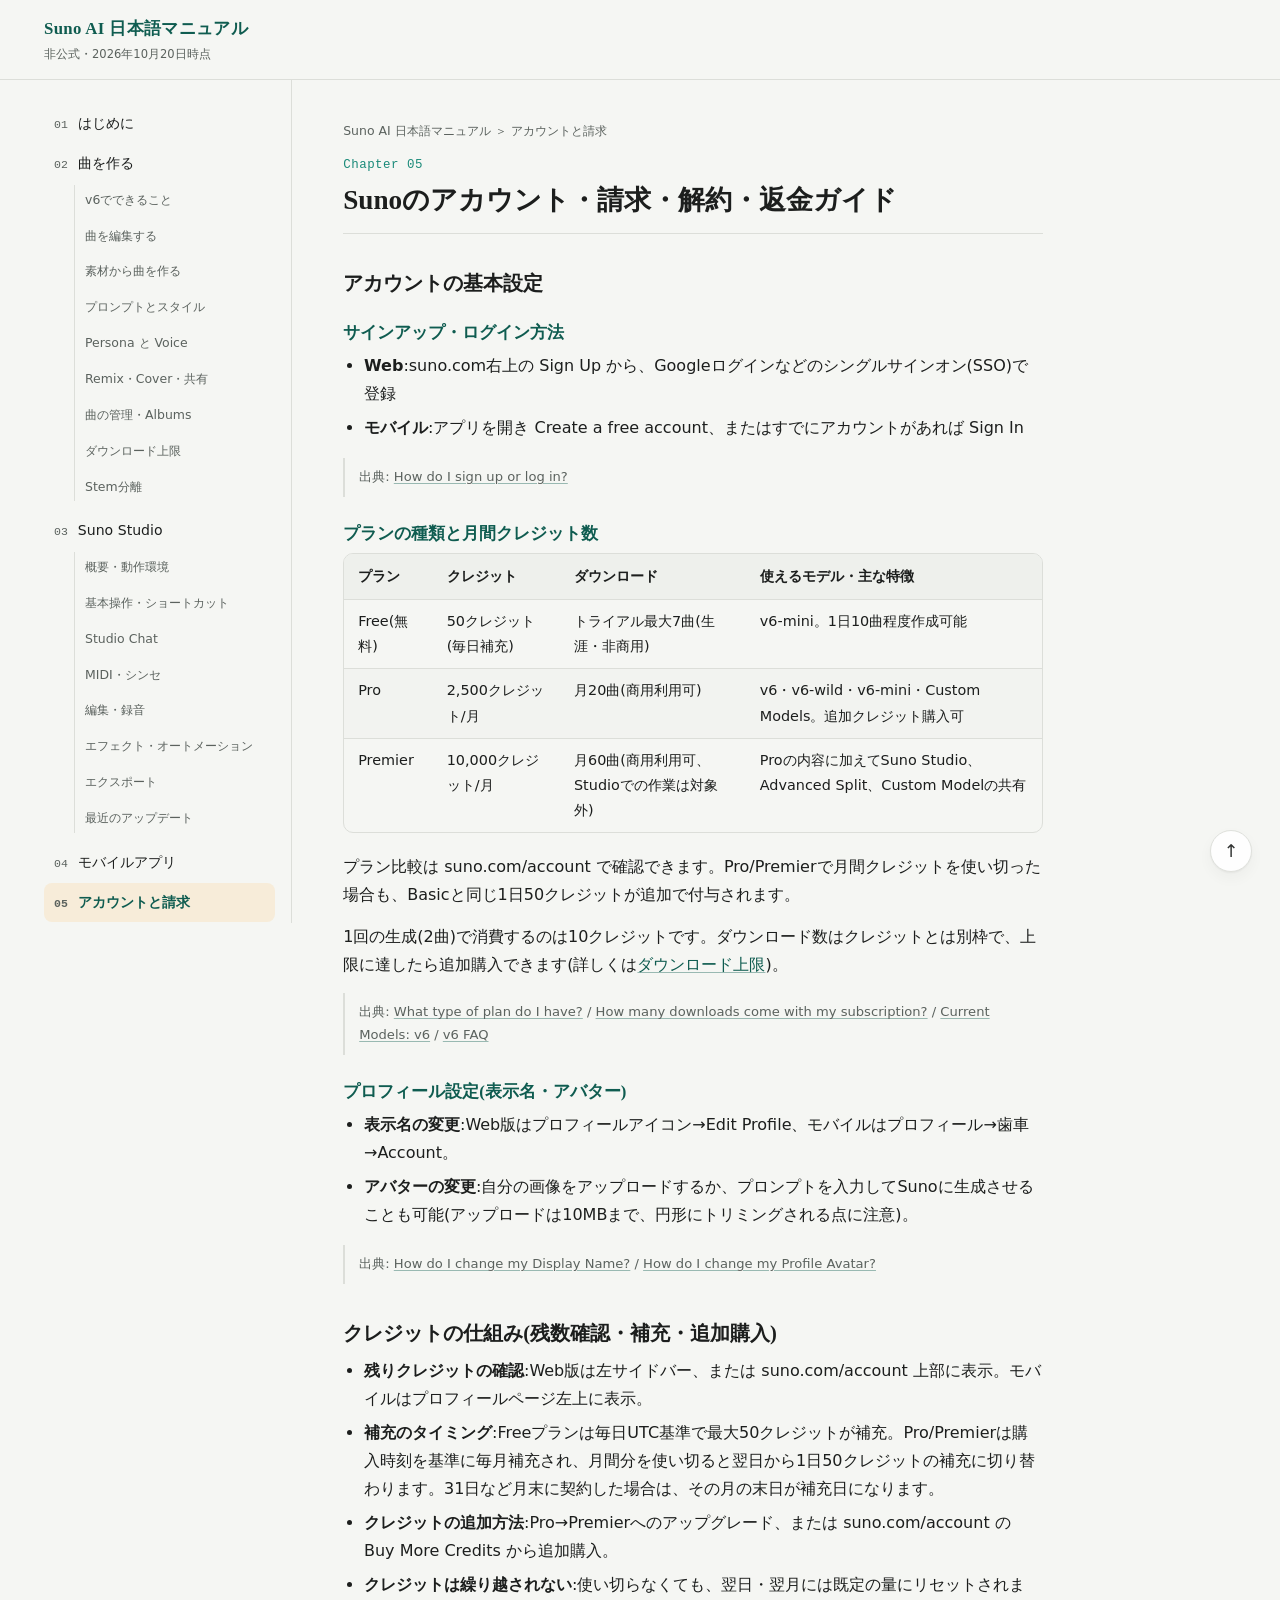
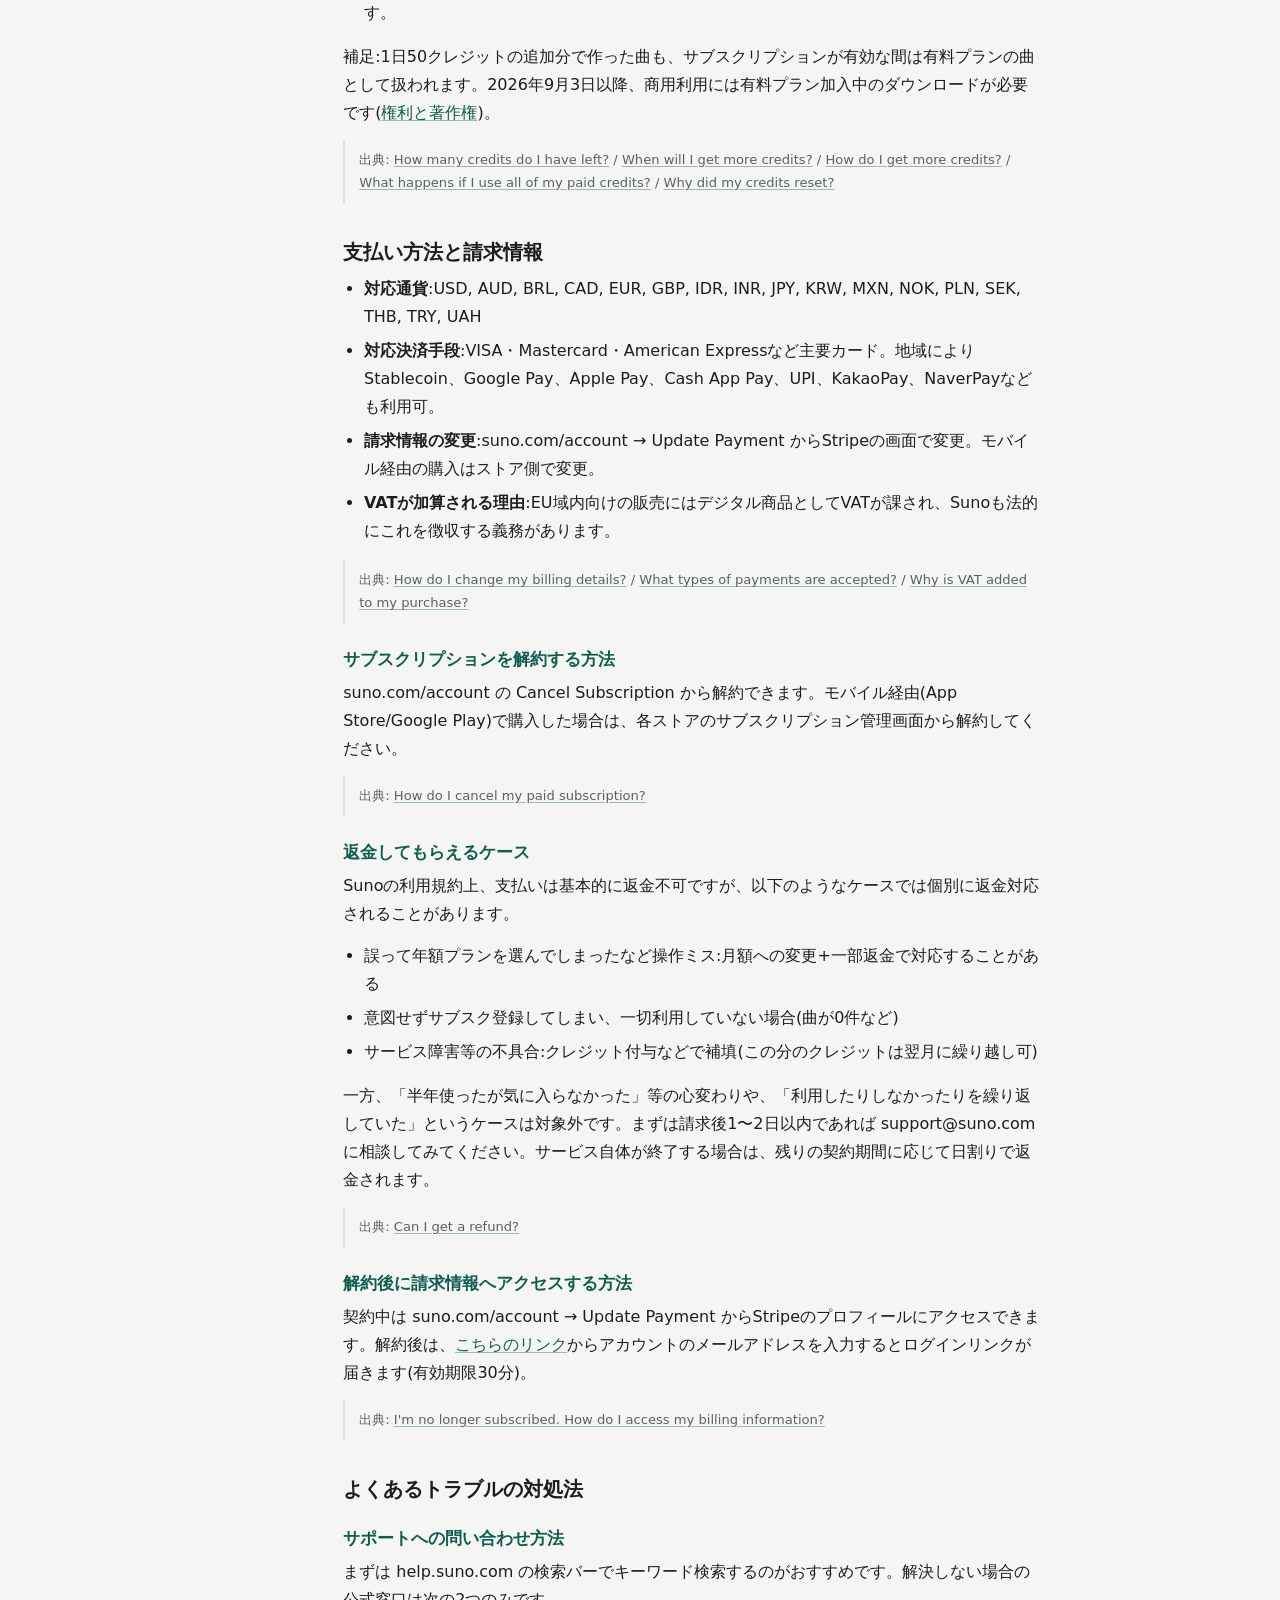
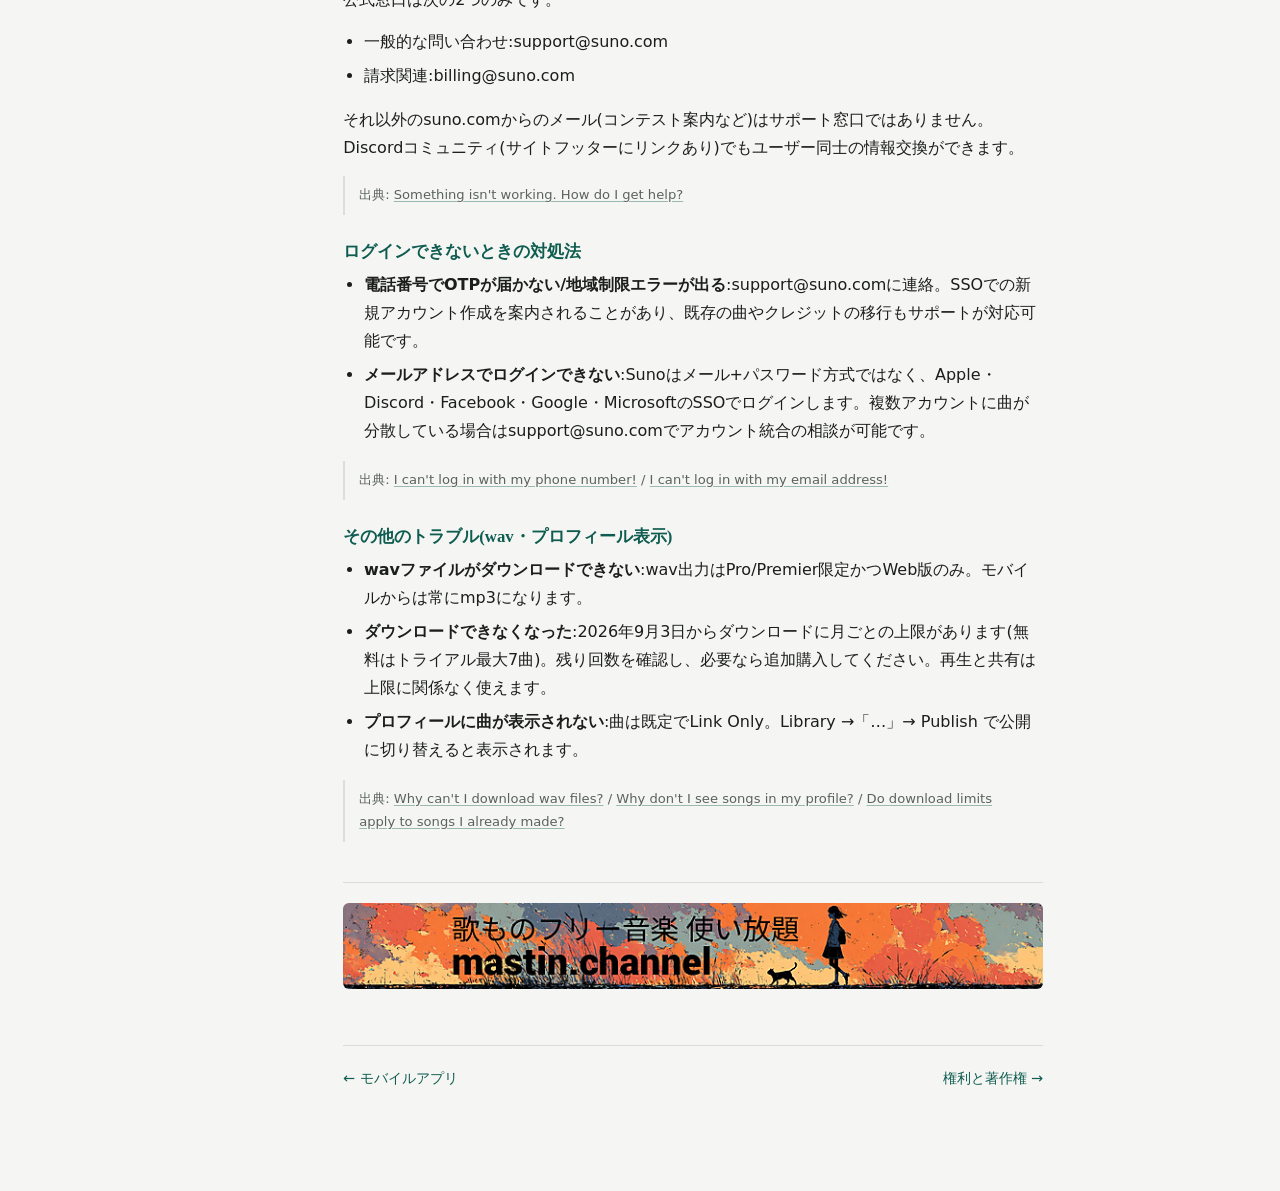
<file: billing.html>
<!DOCTYPE html>
<html lang="ja">
<head>
<meta charset="utf-8">
<meta name="viewport" content="width=device-width, initial-scale=1">
<title>Sunoのアカウント・請求・解約・返金ガイド - Suno AI 日本語マニュアル(非公式)</title>
<meta name="description" content="Sunoのプラン・クレジットの仕組み、支払い方法、解約・返金、ログインできない場合の対処法まで解説する非公式日本語ガイドです。">
<link rel="canonical" href="https://suno.mastinchannel.com/billing.html">
<link rel="icon" href="favicon.svg" type="image/svg+xml">
<link rel="stylesheet" href="styles.css">

<meta property="og:type" content="article">
<meta property="og:locale" content="ja_JP">
<meta property="og:site_name" content="Suno AI 日本語マニュアル(非公式)">
<meta property="og:url" content="https://suno.mastinchannel.com/billing.html">
<meta property="og:title" content="Sunoのアカウント・請求・解約・返金ガイド">
<meta property="og:description" content="Sunoのプラン・クレジットの仕組み、支払い方法、解約・返金、ログインできない場合の対処法まで解説する非公式日本語ガイドです。">
<meta property="og:image" content="https://suno.mastinchannel.com/assets/og-image.jpg">
<meta property="og:image:width" content="1520">
<meta property="og:image:height" content="800">

<meta name="twitter:card" content="summary_large_image">
<meta name="twitter:title" content="Sunoのアカウント・請求・解約・返金ガイド">
<meta name="twitter:description" content="Sunoのプラン・クレジットの仕組み、支払い方法、解約・返金、ログインできない場合の対処法まで解説する非公式日本語ガイドです。">
<meta name="twitter:image" content="https://suno.mastinchannel.com/assets/og-image.jpg">

<script type="application/ld+json">
{
  "@context": "https://schema.org",
  "@type": "BreadcrumbList",
  "itemListElement": [
    { "@type": "ListItem", "position": 1, "name": "Suno AI 日本語マニュアル", "item": "https://suno.mastinchannel.com/" },
    { "@type": "ListItem", "position": 2, "name": "アカウントと請求", "item": "https://suno.mastinchannel.com/billing.html" }
  ]
}
</script>
<script type="application/ld+json">
{
  "@context": "https://schema.org",
  "@type": "TechArticle",
  "headline": "Sunoのアカウント・請求・解約・返金ガイド",
  "description": "Sunoのプラン・クレジットの仕組み、支払い方法、解約・返金、ログインできない場合の対処法までを解説する日本語ガイド。",
  "inLanguage": "ja",
  "datePublished": "2026-07-08",
  "dateModified": "2026-10-20",
  "url": "https://suno.mastinchannel.com/billing.html",
  "mainEntityOfPage": "https://suno.mastinchannel.com/billing.html",
  "image": "https://suno.mastinchannel.com/assets/og-image.jpg",
  "author": { "@type": "Organization", "name": "mastin channel", "url": "https://mastinchannel.com" },
  "publisher": { "@type": "Organization", "name": "mastin channel", "url": "https://mastinchannel.com" }
}
</script>

<script async src="https://www.googletagmanager.com/gtag/js?id=G-RGBV7L04Y0"></script>
<script>
  window.dataLayer = window.dataLayer || [];
  function gtag(){dataLayer.push(arguments);}
  gtag('js', new Date());
  gtag('config', 'G-RGBV7L04Y0');
</script>
</head>
<body id="top">

<header class="topbar">
  <div class="topbar-inner">
    <div class="brand">
      <button class="nav-toggle" id="navToggle" aria-expanded="false" aria-controls="sidebar">目次 ☰</button>
      <div class="brand-text">
        <a class="mark" href="index.html" style="text-decoration:none;">Suno AI 日本語マニュアル</a>
        <span class="sub">非公式・2026年10月20日時点</span>
      </div>
    </div>
  </div>
</header>

<div class="layout">
  <aside class="sidebar" id="sidebar">
    <nav aria-label="目次">
      <ol>
        <li><a class="chap" href="intro.html">はじめに</a></li>
        <li>
          <a class="chap" href="making-music.html">曲を作る</a>
          <ul class="sub-links">
            <li><a href="making-music.html#mm-v6">v6でできること</a></li>
            <li><a href="making-music.html#mm-edit">曲を編集する</a></li>
            <li><a href="making-music.html#mm-material">素材から曲を作る</a></li>
            <li><a href="making-music.html#mm-prompt">プロンプトとスタイル</a></li>
            <li><a href="making-music.html#mm-persona">Persona と Voice</a></li>
            <li><a href="making-music.html#mm-remix">Remix・Cover・共有</a></li>
            <li><a href="making-music.html#mm-manage">曲の管理・Albums</a></li>
            <li><a href="making-music.html#mm-download">ダウンロード上限</a></li>
            <li><a href="making-music.html#mm-stem">Stem分離</a></li>
          </ul>
        </li>
        <li>
          <a class="chap" href="studio.html">Suno Studio</a>
          <ul class="sub-links">
            <li><a href="studio.html#st-overview">概要・動作環境</a></li>
            <li><a href="studio.html#st-basics">基本操作・ショートカット</a></li>
            <li><a href="studio.html#st-chat">Studio Chat</a></li>
            <li><a href="studio.html#st-midi">MIDI・シンセ</a></li>
            <li><a href="studio.html#st-edit">編集・録音</a></li>
            <li><a href="studio.html#st-mix">エフェクト・オートメーション</a></li>
            <li><a href="studio.html#st-export">エクスポート</a></li>
            <li><a href="studio.html#st-updates">最近のアップデート</a></li>
          </ul>
        </li>
        <li><a class="chap" href="mobile.html">モバイルアプリ</a></li>
        <li><a class="chap" href="billing.html">アカウントと請求</a></li>
        <li><a class="chap" href="rights.html">権利と著作権</a></li>
        <li><a class="chap" href="hooks.html">Hooks</a></li>
        <li><a class="chap" href="community.html">コミュニティ・リソース</a></li>
        <li><a class="chap" href="glossary.html">用語集</a></li>
        <li><a class="chap" href="appendix.html">付録:更新履歴</a></li>
      </ol>
    </nav>
    <div class="sidebar-footer">
      本ページはSuno, Inc.公式の文書ではありません。最新情報は<br>
      <a href="https://help.suno.com/en">help.suno.com</a> でご確認ください。
    </div>
  </aside>

  <main>
    <div class="content">

      <p class="breadcrumb"><a href="index.html">Suno AI 日本語マニュアル</a> ＞ アカウントと請求</p>
      <p class="eyebrow">Chapter 05</p>
      <h1>Sunoのアカウント・請求・解約・返金ガイド</h1>

      <h2>アカウントの基本設定</h2>
      <h3>サインアップ・ログイン方法</h3>
      <ul>
        <li><strong>Web</strong>:suno.com右上の Sign Up から、Googleログインなどのシングルサインオン(SSO)で登録</li>
        <li><strong>モバイル</strong>:アプリを開き Create a free account、またはすでにアカウントがあれば Sign In</li>
      </ul>
      <blockquote class="source">出典: <a href="https://help.suno.com/en/articles/2408065">How do I sign up or log in?</a></blockquote>

      <h3>プランの種類と月間クレジット数</h3>
      <div class="table-wrap"><table>
        <thead><tr><th>プラン</th><th>クレジット</th><th>ダウンロード</th><th>使えるモデル・主な特徴</th></tr></thead>
        <tbody>
          <tr><td>Free(無料)</td><td>50クレジット(毎日補充)</td><td>トライアル最大7曲(生涯・非商用)</td><td>v6-mini。1日10曲程度作成可能</td></tr>
          <tr><td>Pro</td><td>2,500クレジット/月</td><td>月20曲(商用利用可)</td><td>v6・v6-wild・v6-mini・Custom Models。追加クレジット購入可</td></tr>
          <tr><td>Premier</td><td>10,000クレジット/月</td><td>月60曲(商用利用可、Studioでの作業は対象外)</td><td>Proの内容に加えてSuno Studio、Advanced Split、Custom Modelの共有</td></tr>
        </tbody>
      </table></div>
      <p>プラン比較は suno.com/account で確認できます。Pro/Premierで月間クレジットを使い切った場合も、Basicと同じ1日50クレジットが追加で付与されます。</p>
      <p>1回の生成(2曲)で消費するのは10クレジットです。ダウンロード数はクレジットとは別枠で、上限に達したら追加購入できます(詳しくは<a href="making-music.html#mm-download">ダウンロード上限</a>)。</p>
      <blockquote class="source">出典: <a href="https://help.suno.com/en/articles/2410049">What type of plan do I have?</a> / <a href="https://help.suno.com/en/articles/13926209">How many downloads come with my subscription?</a> / <a href="https://help.suno.com/en/articles/13924737">Current Models: v6</a> / <a href="https://help.suno.com/en/articles/13924481">v6 FAQ</a></blockquote>

      <h3>プロフィール設定(表示名・アバター)</h3>
      <ul>
        <li><strong>表示名の変更</strong>:Web版はプロフィールアイコン→Edit Profile、モバイルはプロフィール→歯車→Account。</li>
        <li><strong>アバターの変更</strong>:自分の画像をアップロードするか、プロンプトを入力してSunoに生成させることも可能(アップロードは10MBまで、円形にトリミングされる点に注意)。</li>
      </ul>
      <blockquote class="source">出典: <a href="https://help.suno.com/en/articles/2480385">How do I change my Display Name?</a> / <a href="https://help.suno.com/en/articles/2480513">How do I change my Profile Avatar?</a></blockquote>

      <h2>クレジットの仕組み(残数確認・補充・追加購入)</h2>
      <ul>
        <li><strong>残りクレジットの確認</strong>:Web版は左サイドバー、または suno.com/account 上部に表示。モバイルはプロフィールページ左上に表示。</li>
        <li><strong>補充のタイミング</strong>:Freeプランは毎日UTC基準で最大50クレジットが補充。Pro/Premierは購入時刻を基準に毎月補充され、月間分を使い切ると翌日から1日50クレジットの補充に切り替わります。31日など月末に契約した場合は、その月の末日が補充日になります。</li>
        <li><strong>クレジットの追加方法</strong>:Pro→Premierへのアップグレード、または suno.com/account の Buy More Credits から追加購入。</li>
        <li><strong>クレジットは繰り越されない</strong>:使い切らなくても、翌日・翌月には既定の量にリセットされます。</li>
      </ul>
      <p>補足:1日50クレジットの追加分で作った曲も、サブスクリプションが有効な間は有料プランの曲として扱われます。2026年9月3日以降、商用利用には有料プラン加入中のダウンロードが必要です(<a href="rights.html">権利と著作権</a>)。</p>
      <blockquote class="source">出典: <a href="https://help.suno.com/en/articles/2525441">How many credits do I have left?</a> / <a href="https://help.suno.com/en/articles/2418177">When will I get more credits?</a> / <a href="https://help.suno.com/en/articles/2417089">How do I get more credits?</a> / <a href="https://help.suno.com/en/articles/2643713">What happens if I use all of my paid credits?</a> / <a href="https://help.suno.com/en/articles/2524993">Why did my credits reset?</a></blockquote>

      <h2>支払い方法と請求情報</h2>
      <ul>
        <li><strong>対応通貨</strong>:USD, AUD, BRL, CAD, EUR, GBP, IDR, INR, JPY, KRW, MXN, NOK, PLN, SEK, THB, TRY, UAH</li>
        <li><strong>対応決済手段</strong>:VISA・Mastercard・American Expressなど主要カード。地域によりStablecoin、Google Pay、Apple Pay、Cash App Pay、UPI、KakaoPay、NaverPayなども利用可。</li>
        <li><strong>請求情報の変更</strong>:suno.com/account → Update Payment からStripeの画面で変更。モバイル経由の購入はストア側で変更。</li>
        <li><strong>VATが加算される理由</strong>:EU域内向けの販売にはデジタル商品としてVATが課され、Sunoも法的にこれを徴収する義務があります。</li>
      </ul>
      <blockquote class="source">出典: <a href="https://help.suno.com/en/articles/2480705">How do I change my billing details?</a> / <a href="https://help.suno.com/en/articles/2421185">What types of payments are accepted?</a> / <a href="https://help.suno.com/en/articles/7443777">Why is VAT added to my purchase?</a></blockquote>

      <h3>サブスクリプションを解約する方法</h3>
      <p>suno.com/account の Cancel Subscription から解約できます。モバイル経由(App Store/Google Play)で購入した場合は、各ストアのサブスクリプション管理画面から解約してください。</p>
      <blockquote class="source">出典: <a href="https://help.suno.com/en/articles/4797249">How do I cancel my paid subscription?</a></blockquote>

      <h3>返金してもらえるケース</h3>
      <p>Sunoの利用規約上、支払いは基本的に返金不可ですが、以下のようなケースでは個別に返金対応されることがあります。</p>
      <ul>
        <li>誤って年額プランを選んでしまったなど操作ミス:月額への変更+一部返金で対応することがある</li>
        <li>意図せずサブスク登録してしまい、一切利用していない場合(曲が0件など)</li>
        <li>サービス障害等の不具合:クレジット付与などで補填(この分のクレジットは翌月に繰り越し可)</li>
      </ul>
      <p>一方、「半年使ったが気に入らなかった」等の心変わりや、「利用したりしなかったりを繰り返していた」というケースは対象外です。まずは請求後1〜2日以内であれば support@suno.com に相談してみてください。サービス自体が終了する場合は、残りの契約期間に応じて日割りで返金されます。</p>
      <blockquote class="source">出典: <a href="https://help.suno.com/en/articles/2550209">Can I get a refund?</a></blockquote>

      <h3>解約後に請求情報へアクセスする方法</h3>
      <p>契約中は suno.com/account → Update Payment からStripeのプロフィールにアクセスできます。解約後は、<a href="https://help.suno.com/en/articles/5291137">こちらのリンク</a>からアカウントのメールアドレスを入力するとログインリンクが届きます(有効期限30分)。</p>
      <blockquote class="source">出典: <a href="https://help.suno.com/en/articles/5291137">I'm no longer subscribed. How do I access my billing information?</a></blockquote>

      <h2>よくあるトラブルの対処法</h2>
      <h3>サポートへの問い合わせ方法</h3>
      <p>まずは help.suno.com の検索バーでキーワード検索するのがおすすめです。解決しない場合の公式窓口は次の2つのみです。</p>
      <ul>
        <li>一般的な問い合わせ:support@suno.com</li>
        <li>請求関連:billing@suno.com</li>
      </ul>
      <p>それ以外のsuno.comからのメール(コンテスト案内など)はサポート窓口ではありません。Discordコミュニティ(サイトフッターにリンクあり)でもユーザー同士の情報交換ができます。</p>
      <blockquote class="source">出典: <a href="https://help.suno.com/en/articles/2551617">Something isn't working. How do I get help?</a></blockquote>

      <h3>ログインできないときの対処法</h3>
      <ul>
        <li><strong>電話番号でOTPが届かない/地域制限エラーが出る</strong>:support@suno.comに連絡。SSOでの新規アカウント作成を案内されることがあり、既存の曲やクレジットの移行もサポートが対応可能です。</li>
        <li><strong>メールアドレスでログインできない</strong>:Sunoはメール+パスワード方式ではなく、Apple・Discord・Facebook・Google・MicrosoftのSSOでログインします。複数アカウントに曲が分散している場合はsupport@suno.comでアカウント統合の相談が可能です。</li>
      </ul>
      <blockquote class="source">出典: <a href="https://help.suno.com/en/articles/2519105">I can't log in with my phone number!</a> / <a href="https://help.suno.com/en/articles/2553409">I can't log in with my email address!</a></blockquote>

      <h3>その他のトラブル(wav・プロフィール表示)</h3>
      <ul>
        <li><strong>wavファイルがダウンロードできない</strong>:wav出力はPro/Premier限定かつWeb版のみ。モバイルからは常にmp3になります。</li>
        <li><strong>ダウンロードできなくなった</strong>:2026年9月3日からダウンロードに月ごとの上限があります(無料はトライアル最大7曲)。残り回数を確認し、必要なら追加購入してください。再生と共有は上限に関係なく使えます。</li>
        <li><strong>プロフィールに曲が表示されない</strong>:曲は既定でLink Only。Library →「…」→ Publish で公開に切り替えると表示されます。</li>
      </ul>
      <blockquote class="source">出典: <a href="https://help.suno.com/en/articles/2479873">Why can't I download wav files?</a> / <a href="https://help.suno.com/en/articles/2551361">Why don't I see songs in my profile?</a> / <a href="https://help.suno.com/en/articles/13926593">Do download limits apply to songs I already made?</a></blockquote>

      <div class="chapter-banner">
        <a href="https://mastinchannel.com" target="_blank" rel="noopener noreferrer">
          <picture>
            <source media="(max-width: 480px)" srcset="assets/mastinchannel-banner-320x50.jpg">
            <img src="assets/mastinchannel-banner-728x90.jpg" width="728" height="90" alt="mastin channel — 歌ものフリー音楽 使い放題" loading="lazy">
          </picture>
        </a>
      </div>

      <div class="end-nav">
        <a href="mobile.html">← モバイルアプリ</a>
        <a href="rights.html">権利と著作権 →</a>
      </div>

    </div>
  </main>
</div>

<a class="back-top" href="#top" aria-label="ページ先頭へ">↑</a>

<script>
  (function(){
    var toggle = document.getElementById('navToggle');
    var sidebar = document.getElementById('sidebar');
    toggle.addEventListener('click', function(){
      var open = sidebar.classList.toggle('open');
      toggle.setAttribute('aria-expanded', open ? 'true' : 'false');
    });
    sidebar.addEventListener('click', function(e){
      if (e.target.tagName === 'A' && window.innerWidth <= 880) {
        sidebar.classList.remove('open');
        toggle.setAttribute('aria-expanded', 'false');
      }
    });

    var here = location.pathname.split('/').pop() || 'index.html';
    Array.prototype.forEach.call(document.querySelectorAll('.sidebar a.chap'), function(a){
      var target = a.getAttribute('href').split('#')[0] || 'index.html';
      if (target === here) a.classList.add('active');
    });
  })();
</script>
</body>
</html>
</file>
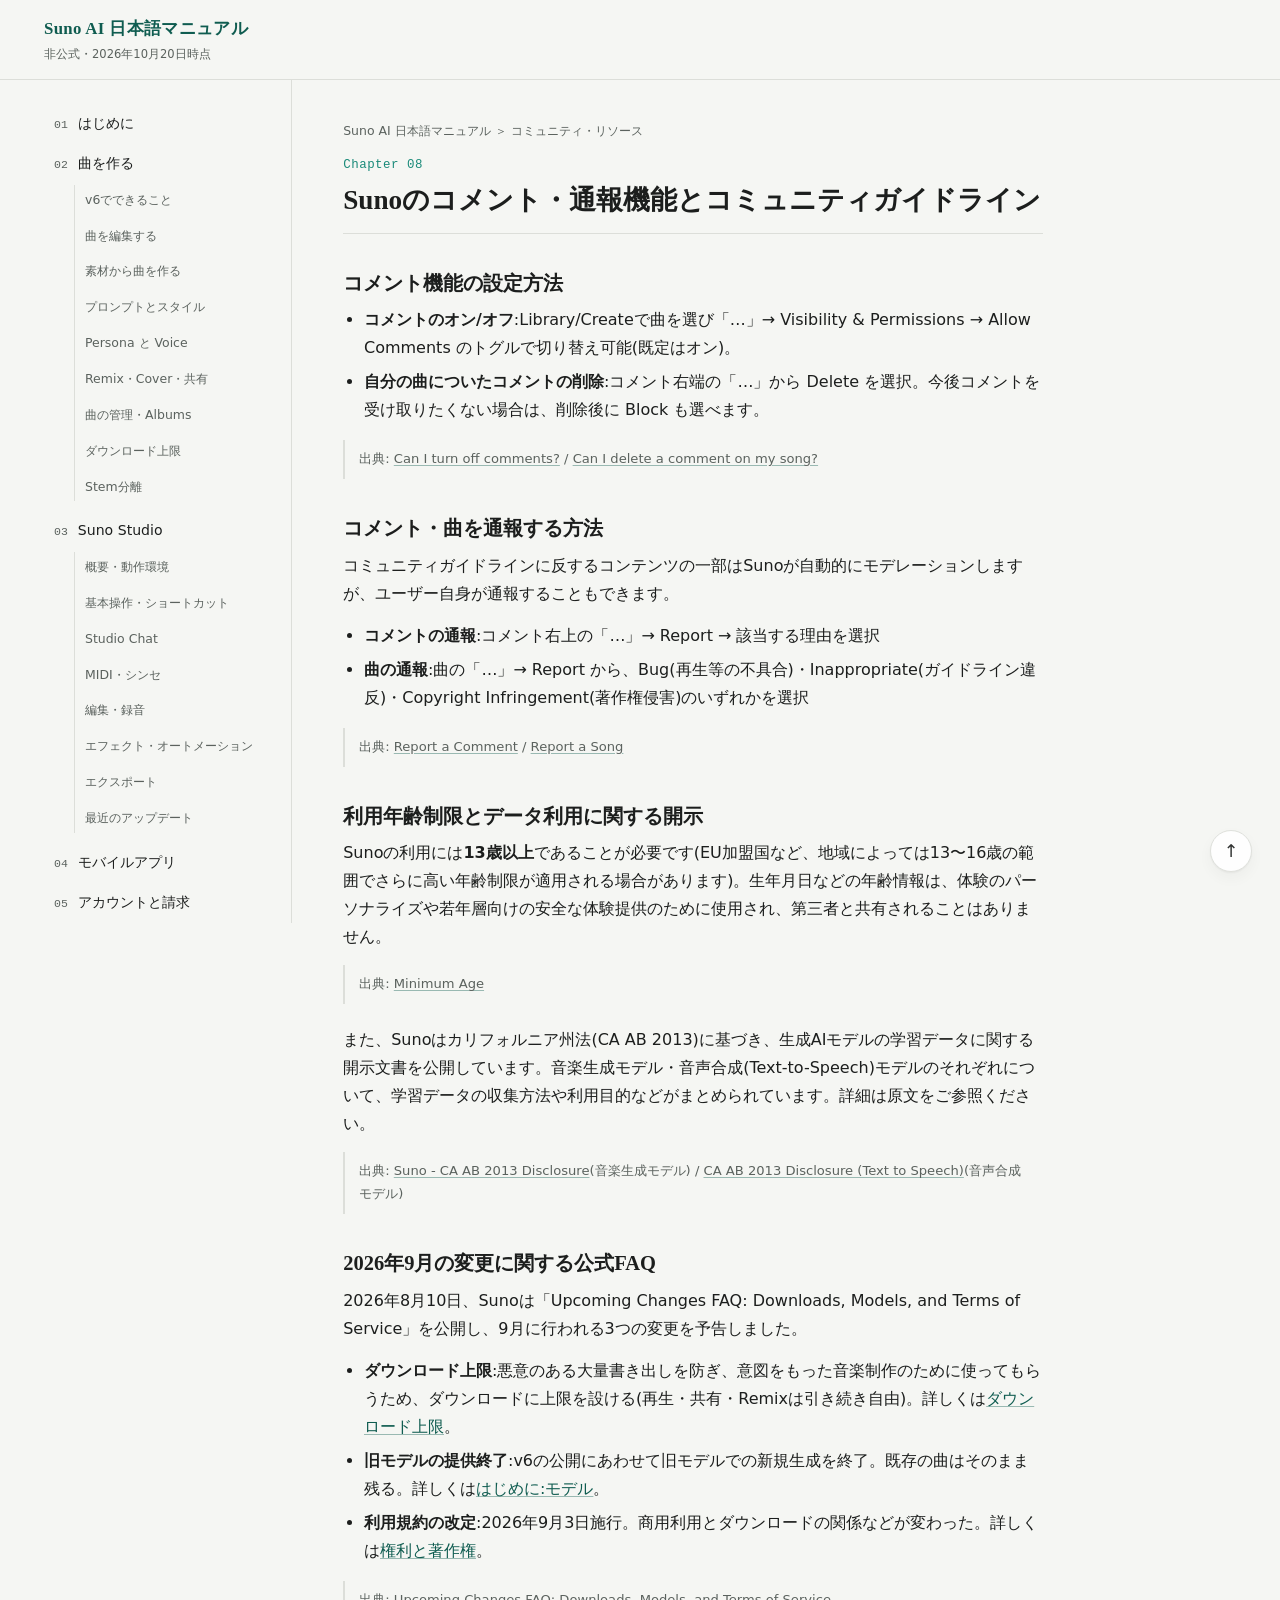
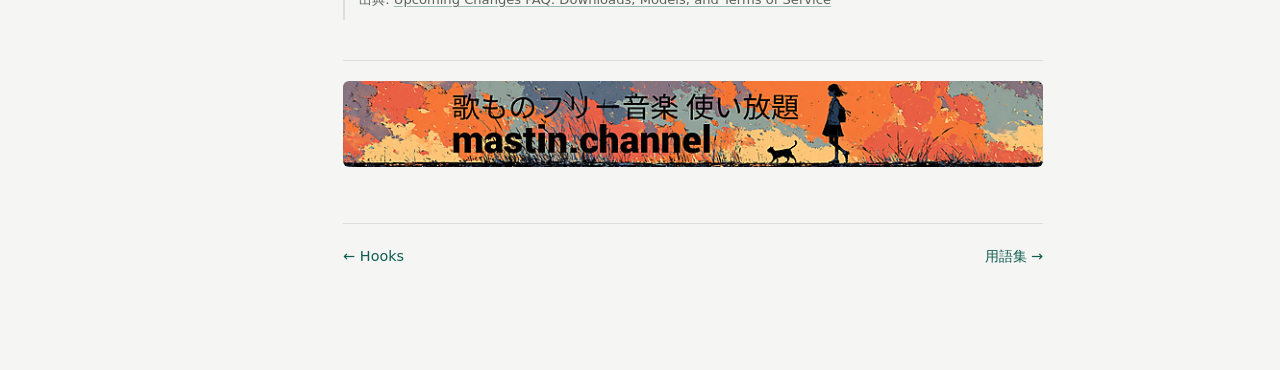
<file: community.html>
<!DOCTYPE html>
<html lang="ja">
<head>
<meta charset="utf-8">
<meta name="viewport" content="width=device-width, initial-scale=1">
<title>Sunoのコメント・通報機能とコミュニティガイドライン - Suno AI 日本語マニュアル(非公式)</title>
<meta name="description" content="Sunoのコメント機能のオン/オフ、コメントや曲の通報方法、利用年齢制限やデータ利用に関する開示情報を解説する非公式日本語ガイドです。">
<link rel="canonical" href="https://suno.mastinchannel.com/community.html">
<link rel="icon" href="favicon.svg" type="image/svg+xml">
<link rel="stylesheet" href="styles.css">

<meta property="og:type" content="article">
<meta property="og:locale" content="ja_JP">
<meta property="og:site_name" content="Suno AI 日本語マニュアル(非公式)">
<meta property="og:url" content="https://suno.mastinchannel.com/community.html">
<meta property="og:title" content="Sunoのコメント・通報機能とコミュニティガイドライン">
<meta property="og:description" content="Sunoのコメント機能のオン/オフ、コメントや曲の通報方法、利用年齢制限やデータ利用に関する開示情報を解説する非公式日本語ガイドです。">
<meta property="og:image" content="https://suno.mastinchannel.com/assets/og-image.jpg">
<meta property="og:image:width" content="1520">
<meta property="og:image:height" content="800">

<meta name="twitter:card" content="summary_large_image">
<meta name="twitter:title" content="Sunoのコメント・通報機能とコミュニティガイドライン">
<meta name="twitter:description" content="Sunoのコメント機能のオン/オフ、コメントや曲の通報方法、利用年齢制限やデータ利用に関する開示情報を解説する非公式日本語ガイドです。">
<meta name="twitter:image" content="https://suno.mastinchannel.com/assets/og-image.jpg">

<script type="application/ld+json">
{
  "@context": "https://schema.org",
  "@type": "BreadcrumbList",
  "itemListElement": [
    { "@type": "ListItem", "position": 1, "name": "Suno AI 日本語マニュアル", "item": "https://suno.mastinchannel.com/" },
    { "@type": "ListItem", "position": 2, "name": "コミュニティ・リソース", "item": "https://suno.mastinchannel.com/community.html" }
  ]
}
</script>
<script type="application/ld+json">
{
  "@context": "https://schema.org",
  "@type": "TechArticle",
  "headline": "Sunoのコメント・通報機能とコミュニティガイドライン",
  "description": "Sunoのコメント機能、通報方法、利用年齢制限やデータ利用に関する開示情報を解説する日本語ガイド。",
  "inLanguage": "ja",
  "datePublished": "2026-07-08",
  "dateModified": "2026-10-20",
  "url": "https://suno.mastinchannel.com/community.html",
  "mainEntityOfPage": "https://suno.mastinchannel.com/community.html",
  "image": "https://suno.mastinchannel.com/assets/og-image.jpg",
  "author": { "@type": "Organization", "name": "mastin channel", "url": "https://mastinchannel.com" },
  "publisher": { "@type": "Organization", "name": "mastin channel", "url": "https://mastinchannel.com" }
}
</script>

<script async src="https://www.googletagmanager.com/gtag/js?id=G-RGBV7L04Y0"></script>
<script>
  window.dataLayer = window.dataLayer || [];
  function gtag(){dataLayer.push(arguments);}
  gtag('js', new Date());
  gtag('config', 'G-RGBV7L04Y0');
</script>
</head>
<body id="top">

<header class="topbar">
  <div class="topbar-inner">
    <div class="brand">
      <button class="nav-toggle" id="navToggle" aria-expanded="false" aria-controls="sidebar">目次 ☰</button>
      <div class="brand-text">
        <a class="mark" href="index.html" style="text-decoration:none;">Suno AI 日本語マニュアル</a>
        <span class="sub">非公式・2026年10月20日時点</span>
      </div>
    </div>
  </div>
</header>

<div class="layout">
  <aside class="sidebar" id="sidebar">
    <nav aria-label="目次">
      <ol>
        <li><a class="chap" href="intro.html">はじめに</a></li>
        <li>
          <a class="chap" href="making-music.html">曲を作る</a>
          <ul class="sub-links">
            <li><a href="making-music.html#mm-v6">v6でできること</a></li>
            <li><a href="making-music.html#mm-edit">曲を編集する</a></li>
            <li><a href="making-music.html#mm-material">素材から曲を作る</a></li>
            <li><a href="making-music.html#mm-prompt">プロンプトとスタイル</a></li>
            <li><a href="making-music.html#mm-persona">Persona と Voice</a></li>
            <li><a href="making-music.html#mm-remix">Remix・Cover・共有</a></li>
            <li><a href="making-music.html#mm-manage">曲の管理・Albums</a></li>
            <li><a href="making-music.html#mm-download">ダウンロード上限</a></li>
            <li><a href="making-music.html#mm-stem">Stem分離</a></li>
          </ul>
        </li>
        <li>
          <a class="chap" href="studio.html">Suno Studio</a>
          <ul class="sub-links">
            <li><a href="studio.html#st-overview">概要・動作環境</a></li>
            <li><a href="studio.html#st-basics">基本操作・ショートカット</a></li>
            <li><a href="studio.html#st-chat">Studio Chat</a></li>
            <li><a href="studio.html#st-midi">MIDI・シンセ</a></li>
            <li><a href="studio.html#st-edit">編集・録音</a></li>
            <li><a href="studio.html#st-mix">エフェクト・オートメーション</a></li>
            <li><a href="studio.html#st-export">エクスポート</a></li>
            <li><a href="studio.html#st-updates">最近のアップデート</a></li>
          </ul>
        </li>
        <li><a class="chap" href="mobile.html">モバイルアプリ</a></li>
        <li><a class="chap" href="billing.html">アカウントと請求</a></li>
        <li><a class="chap" href="rights.html">権利と著作権</a></li>
        <li><a class="chap" href="hooks.html">Hooks</a></li>
        <li><a class="chap" href="community.html">コミュニティ・リソース</a></li>
        <li><a class="chap" href="glossary.html">用語集</a></li>
        <li><a class="chap" href="appendix.html">付録:更新履歴</a></li>
      </ol>
    </nav>
    <div class="sidebar-footer">
      本ページはSuno, Inc.公式の文書ではありません。最新情報は<br>
      <a href="https://help.suno.com/en">help.suno.com</a> でご確認ください。
    </div>
  </aside>

  <main>
    <div class="content">

      <p class="breadcrumb"><a href="index.html">Suno AI 日本語マニュアル</a> ＞ コミュニティ・リソース</p>
      <p class="eyebrow">Chapter 08</p>
      <h1>Sunoのコメント・通報機能とコミュニティガイドライン</h1>

      <h2>コメント機能の設定方法</h2>
      <ul>
        <li><strong>コメントのオン/オフ</strong>:Library/Createで曲を選び「…」→ Visibility & Permissions → Allow Comments のトグルで切り替え可能(既定はオン)。</li>
        <li><strong>自分の曲についたコメントの削除</strong>:コメント右端の「…」から Delete を選択。今後コメントを受け取りたくない場合は、削除後に Block も選べます。</li>
      </ul>
      <blockquote class="source">出典: <a href="https://help.suno.com/en/articles/4524417">Can I turn off comments?</a> / <a href="https://help.suno.com/en/articles/4524353">Can I delete a comment on my song?</a></blockquote>

      <h2>コメント・曲を通報する方法</h2>
      <p>コミュニティガイドラインに反するコンテンツの一部はSunoが自動的にモデレーションしますが、ユーザー自身が通報することもできます。</p>
      <ul>
        <li><strong>コメントの通報</strong>:コメント右上の「…」→ Report → 該当する理由を選択</li>
        <li><strong>曲の通報</strong>:曲の「…」→ Report から、Bug(再生等の不具合)・Inappropriate(ガイドライン違反)・Copyright Infringement(著作権侵害)のいずれかを選択</li>
      </ul>
      <blockquote class="source">出典: <a href="https://help.suno.com/en/articles/4523713">Report a Comment</a> / <a href="https://help.suno.com/en/articles/4523777">Report a Song</a></blockquote>

      <h2>利用年齢制限とデータ利用に関する開示</h2>
      <p>Sunoの利用には<strong>13歳以上</strong>であることが必要です(EU加盟国など、地域によっては13〜16歳の範囲でさらに高い年齢制限が適用される場合があります)。生年月日などの年齢情報は、体験のパーソナライズや若年層向けの安全な体験提供のために使用され、第三者と共有されることはありません。</p>
      <blockquote class="source">出典: <a href="https://help.suno.com/en/articles/9720001">Minimum Age</a></blockquote>
      <p>また、Sunoはカリフォルニア州法(CA AB 2013)に基づき、生成AIモデルの学習データに関する開示文書を公開しています。音楽生成モデル・音声合成(Text-to-Speech)モデルのそれぞれについて、学習データの収集方法や利用目的などがまとめられています。詳細は原文をご参照ください。</p>
      <blockquote class="source">出典: <a href="https://help.suno.com/en/articles/9709569">Suno - CA AB 2013 Disclosure</a>(音楽生成モデル) / <a href="https://help.suno.com/en/articles/9710273">CA AB 2013 Disclosure (Text to Speech)</a>(音声合成モデル)</blockquote>

      <h2>2026年9月の変更に関する公式FAQ</h2>
      <p>2026年8月10日、Sunoは「Upcoming Changes FAQ: Downloads, Models, and Terms of Service」を公開し、9月に行われる3つの変更を予告しました。</p>
      <ul>
        <li><strong>ダウンロード上限</strong>:悪意のある大量書き出しを防ぎ、意図をもった音楽制作のために使ってもらうため、ダウンロードに上限を設ける(再生・共有・Remixは引き続き自由)。詳しくは<a href="making-music.html#mm-download">ダウンロード上限</a>。</li>
        <li><strong>旧モデルの提供終了</strong>:v6の公開にあわせて旧モデルでの新規生成を終了。既存の曲はそのまま残る。詳しくは<a href="intro.html#models">はじめに:モデル</a>。</li>
        <li><strong>利用規約の改定</strong>:2026年9月3日施行。商用利用とダウンロードの関係などが変わった。詳しくは<a href="rights.html">権利と著作権</a>。</li>
      </ul>
      <blockquote class="source">出典: <a href="https://help.suno.com/en/articles/13614785">Upcoming Changes FAQ: Downloads, Models, and Terms of Service</a></blockquote>

      <div class="chapter-banner">
        <a href="https://mastinchannel.com" target="_blank" rel="noopener noreferrer">
          <picture>
            <source media="(max-width: 480px)" srcset="assets/mastinchannel-banner-320x50.jpg">
            <img src="assets/mastinchannel-banner-728x90.jpg" width="728" height="90" alt="mastin channel — 歌ものフリー音楽 使い放題" loading="lazy">
          </picture>
        </a>
      </div>

      <div class="end-nav">
        <a href="hooks.html">← Hooks</a>
        <a href="glossary.html">用語集 →</a>
      </div>

    </div>
  </main>
</div>

<a class="back-top" href="#top" aria-label="ページ先頭へ">↑</a>

<script>
  (function(){
    var toggle = document.getElementById('navToggle');
    var sidebar = document.getElementById('sidebar');
    toggle.addEventListener('click', function(){
      var open = sidebar.classList.toggle('open');
      toggle.setAttribute('aria-expanded', open ? 'true' : 'false');
    });
    sidebar.addEventListener('click', function(e){
      if (e.target.tagName === 'A' && window.innerWidth <= 880) {
        sidebar.classList.remove('open');
        toggle.setAttribute('aria-expanded', 'false');
      }
    });

    var here = location.pathname.split('/').pop() || 'index.html';
    Array.prototype.forEach.call(document.querySelectorAll('.sidebar a.chap'), function(a){
      var target = a.getAttribute('href').split('#')[0] || 'index.html';
      if (target === here) a.classList.add('active');
    });
  })();
</script>
</body>
</html>
</file>
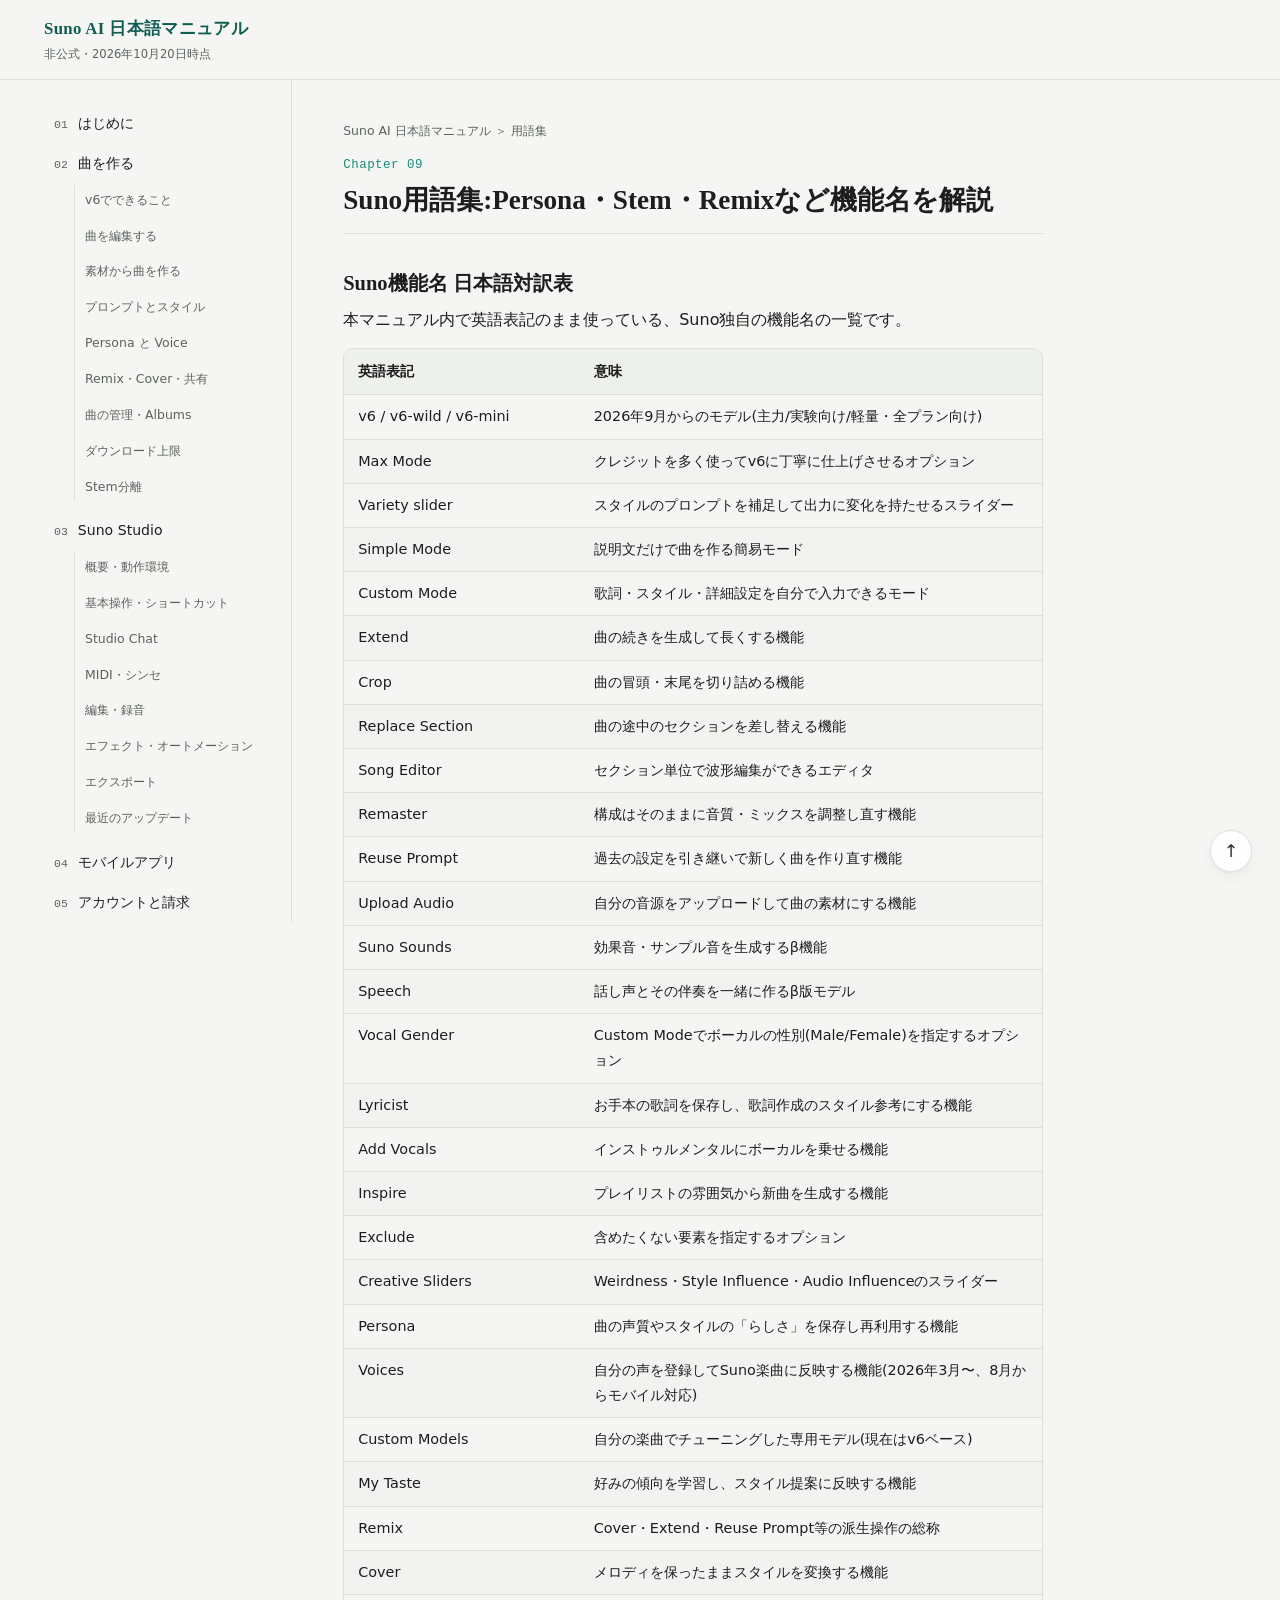
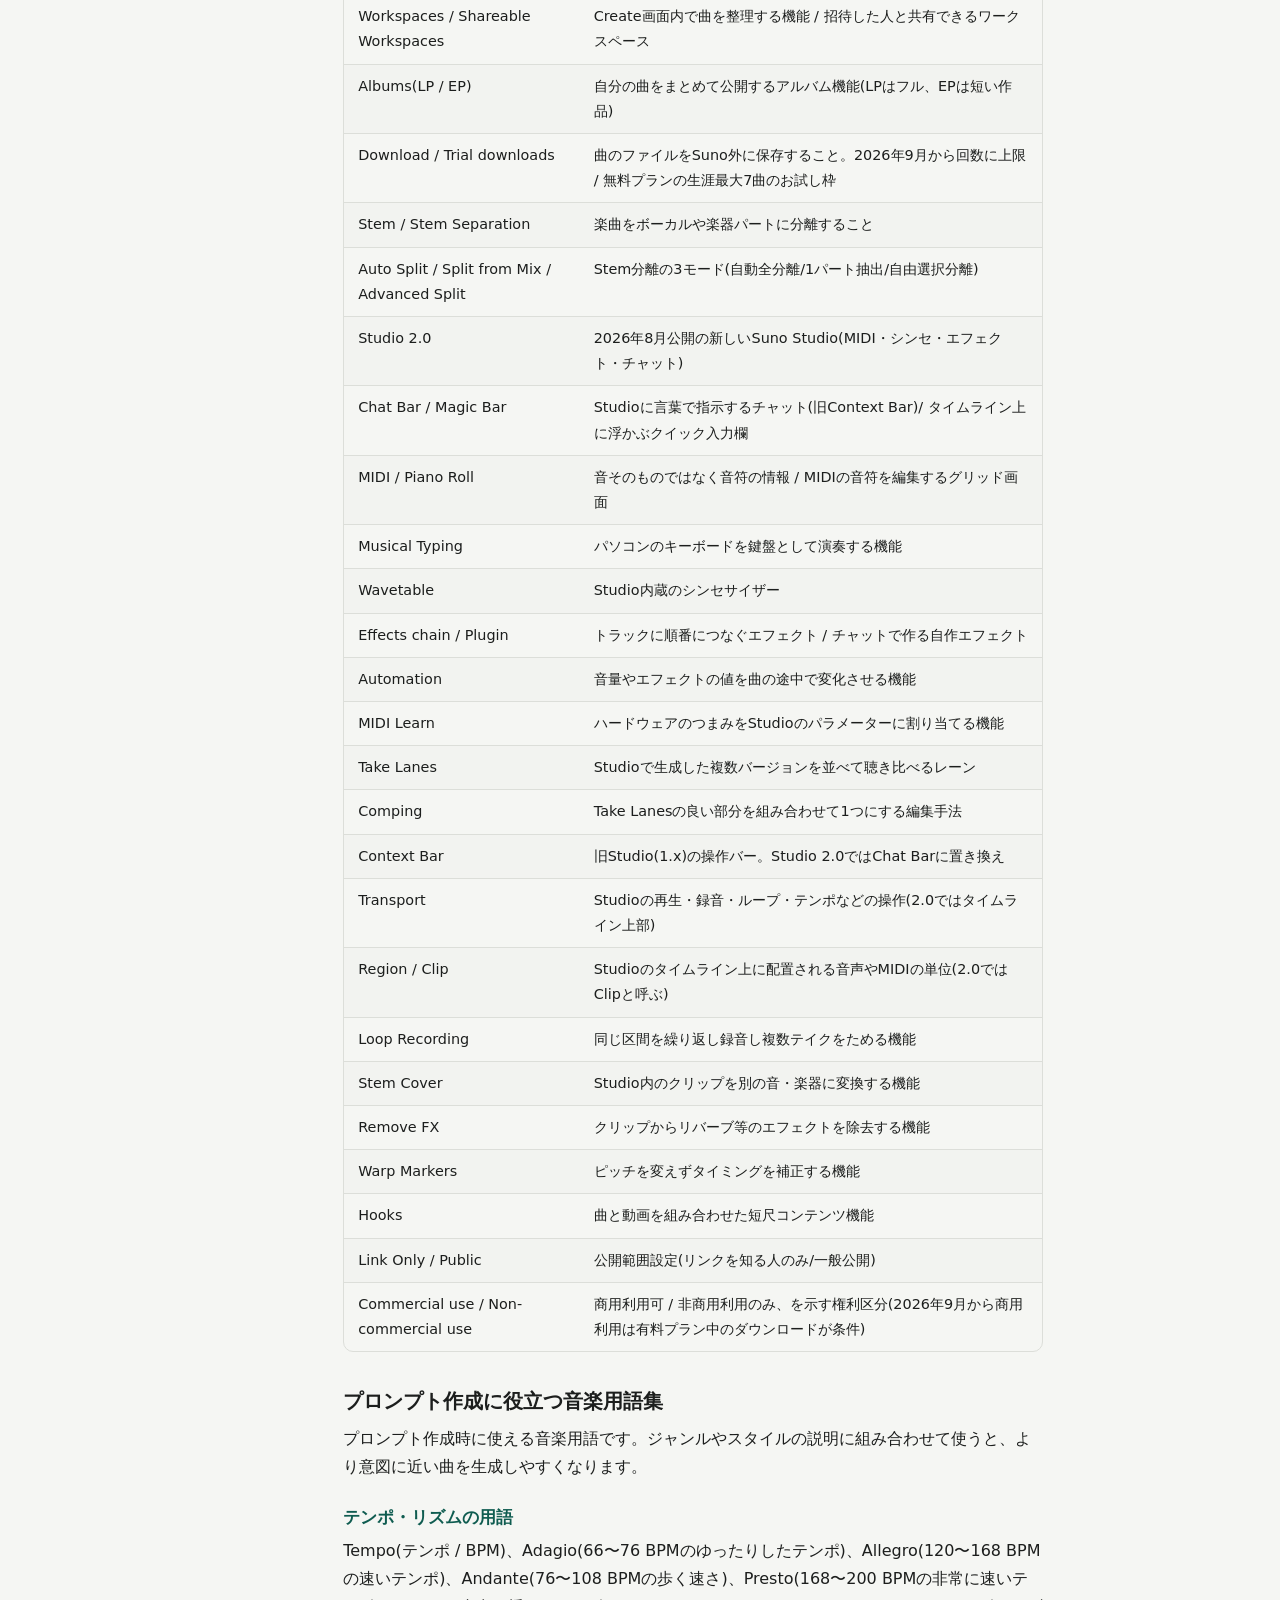
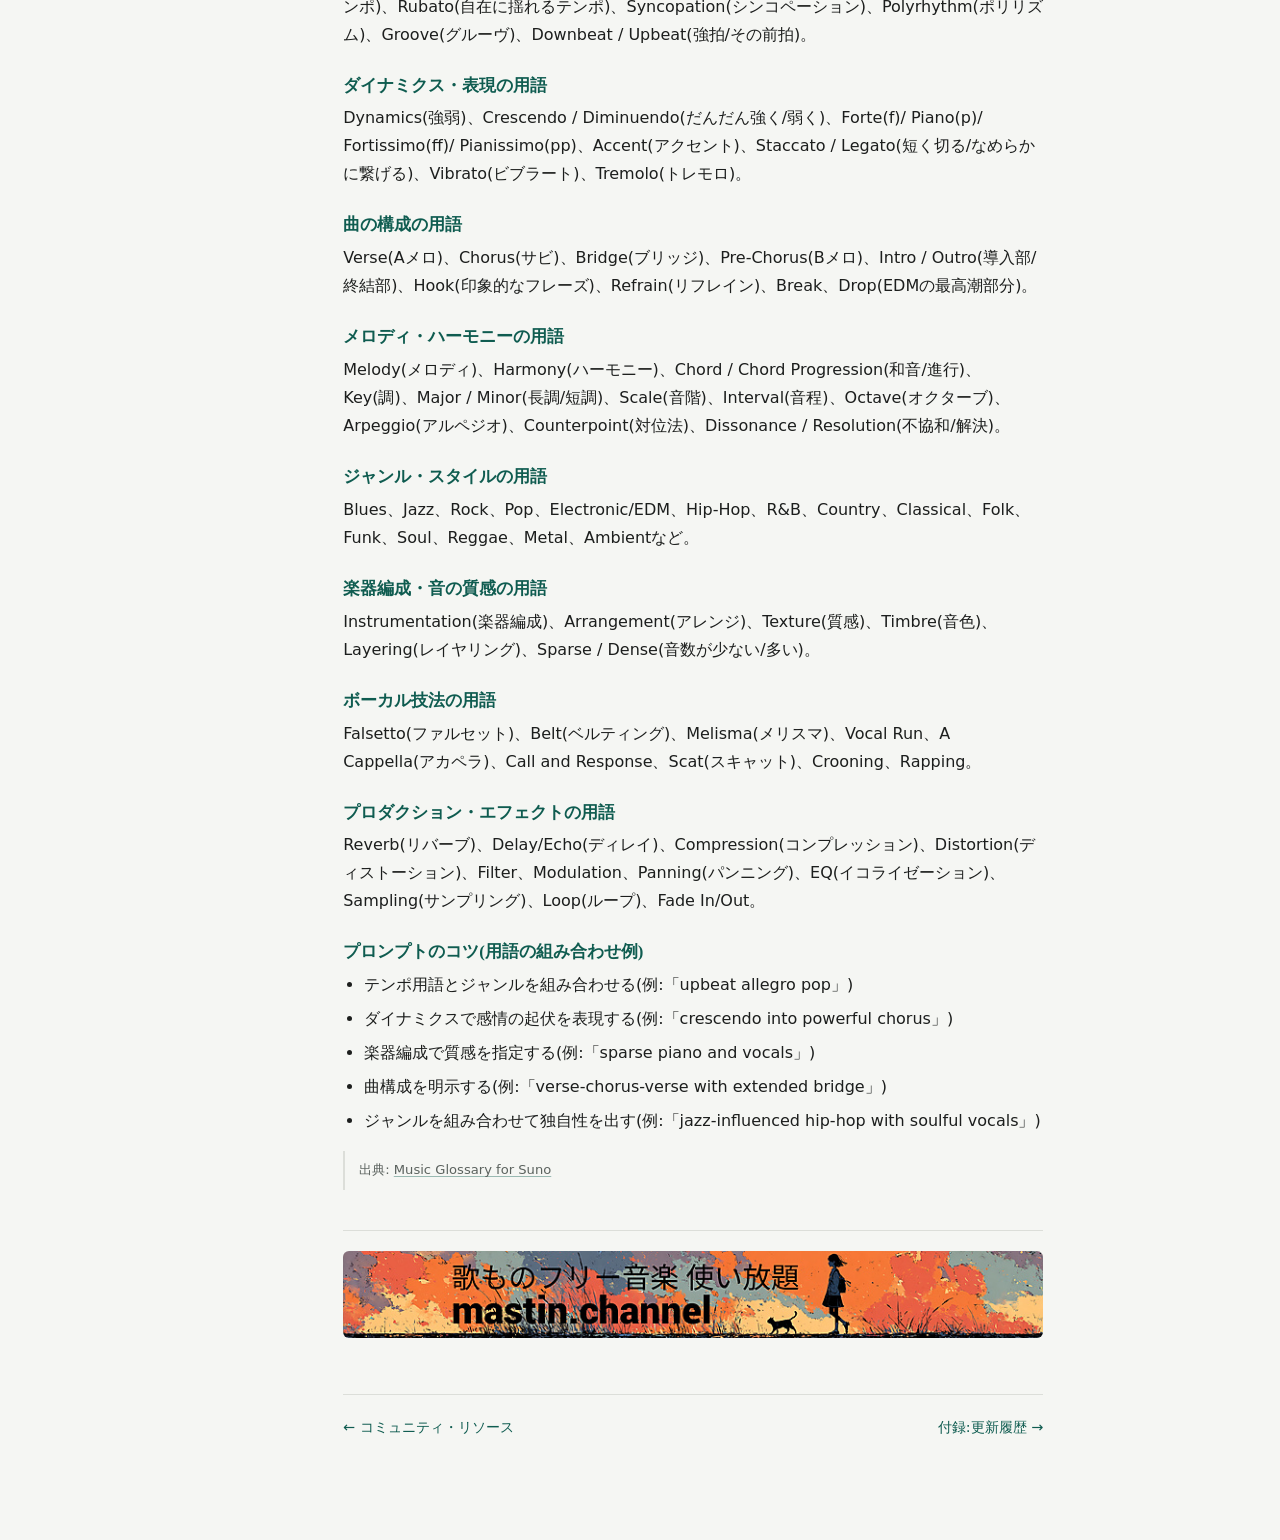
<file: glossary.html>
<!DOCTYPE html>
<html lang="ja">
<head>
<meta charset="utf-8">
<meta name="viewport" content="width=device-width, initial-scale=1">
<title>Suno用語集:Persona・Stem・Remixなど機能名を解説 - Suno AI 日本語マニュアル(非公式)</title>
<meta name="description" content="Suno独自の機能名(Persona・Voices・Stem分離・Remixなど)の対訳表と、プロンプト作成に役立つ音楽用語集をまとめた非公式日本語ガイドです。">
<link rel="canonical" href="https://suno.mastinchannel.com/glossary.html">
<link rel="icon" href="favicon.svg" type="image/svg+xml">
<link rel="stylesheet" href="styles.css">

<meta property="og:type" content="article">
<meta property="og:locale" content="ja_JP">
<meta property="og:site_name" content="Suno AI 日本語マニュアル(非公式)">
<meta property="og:url" content="https://suno.mastinchannel.com/glossary.html">
<meta property="og:title" content="Suno用語集:Persona・Stem・Remixなど機能名を解説">
<meta property="og:description" content="Suno独自の機能名(Persona・Voices・Stem分離・Remixなど)の対訳表と、プロンプト作成に役立つ音楽用語集をまとめた非公式日本語ガイドです。">
<meta property="og:image" content="https://suno.mastinchannel.com/assets/og-image.jpg">
<meta property="og:image:width" content="1520">
<meta property="og:image:height" content="800">

<meta name="twitter:card" content="summary_large_image">
<meta name="twitter:title" content="Suno用語集:Persona・Stem・Remixなど機能名を解説">
<meta name="twitter:description" content="Suno独自の機能名(Persona・Voices・Stem分離・Remixなど)の対訳表と、プロンプト作成に役立つ音楽用語集をまとめた非公式日本語ガイドです。">
<meta name="twitter:image" content="https://suno.mastinchannel.com/assets/og-image.jpg">

<script type="application/ld+json">
{
  "@context": "https://schema.org",
  "@type": "BreadcrumbList",
  "itemListElement": [
    { "@type": "ListItem", "position": 1, "name": "Suno AI 日本語マニュアル", "item": "https://suno.mastinchannel.com/" },
    { "@type": "ListItem", "position": 2, "name": "用語集", "item": "https://suno.mastinchannel.com/glossary.html" }
  ]
}
</script>
<script type="application/ld+json">
{
  "@context": "https://schema.org",
  "@type": "TechArticle",
  "headline": "Suno用語集:Persona・Stem・Remixなど機能名を解説",
  "description": "Suno独自の機能名の対訳表と、プロンプト作成に役立つ音楽用語集をまとめた日本語ガイド。",
  "inLanguage": "ja",
  "datePublished": "2026-07-08",
  "dateModified": "2026-10-20",
  "url": "https://suno.mastinchannel.com/glossary.html",
  "mainEntityOfPage": "https://suno.mastinchannel.com/glossary.html",
  "image": "https://suno.mastinchannel.com/assets/og-image.jpg",
  "author": { "@type": "Organization", "name": "mastin channel", "url": "https://mastinchannel.com" },
  "publisher": { "@type": "Organization", "name": "mastin channel", "url": "https://mastinchannel.com" }
}
</script>

<script async src="https://www.googletagmanager.com/gtag/js?id=G-RGBV7L04Y0"></script>
<script>
  window.dataLayer = window.dataLayer || [];
  function gtag(){dataLayer.push(arguments);}
  gtag('js', new Date());
  gtag('config', 'G-RGBV7L04Y0');
</script>
</head>
<body id="top">

<header class="topbar">
  <div class="topbar-inner">
    <div class="brand">
      <button class="nav-toggle" id="navToggle" aria-expanded="false" aria-controls="sidebar">目次 ☰</button>
      <div class="brand-text">
        <a class="mark" href="index.html" style="text-decoration:none;">Suno AI 日本語マニュアル</a>
        <span class="sub">非公式・2026年10月20日時点</span>
      </div>
    </div>
  </div>
</header>

<div class="layout">
  <aside class="sidebar" id="sidebar">
    <nav aria-label="目次">
      <ol>
        <li><a class="chap" href="intro.html">はじめに</a></li>
        <li>
          <a class="chap" href="making-music.html">曲を作る</a>
          <ul class="sub-links">
            <li><a href="making-music.html#mm-v6">v6でできること</a></li>
            <li><a href="making-music.html#mm-edit">曲を編集する</a></li>
            <li><a href="making-music.html#mm-material">素材から曲を作る</a></li>
            <li><a href="making-music.html#mm-prompt">プロンプトとスタイル</a></li>
            <li><a href="making-music.html#mm-persona">Persona と Voice</a></li>
            <li><a href="making-music.html#mm-remix">Remix・Cover・共有</a></li>
            <li><a href="making-music.html#mm-manage">曲の管理・Albums</a></li>
            <li><a href="making-music.html#mm-download">ダウンロード上限</a></li>
            <li><a href="making-music.html#mm-stem">Stem分離</a></li>
          </ul>
        </li>
        <li>
          <a class="chap" href="studio.html">Suno Studio</a>
          <ul class="sub-links">
            <li><a href="studio.html#st-overview">概要・動作環境</a></li>
            <li><a href="studio.html#st-basics">基本操作・ショートカット</a></li>
            <li><a href="studio.html#st-chat">Studio Chat</a></li>
            <li><a href="studio.html#st-midi">MIDI・シンセ</a></li>
            <li><a href="studio.html#st-edit">編集・録音</a></li>
            <li><a href="studio.html#st-mix">エフェクト・オートメーション</a></li>
            <li><a href="studio.html#st-export">エクスポート</a></li>
            <li><a href="studio.html#st-updates">最近のアップデート</a></li>
          </ul>
        </li>
        <li><a class="chap" href="mobile.html">モバイルアプリ</a></li>
        <li><a class="chap" href="billing.html">アカウントと請求</a></li>
        <li><a class="chap" href="rights.html">権利と著作権</a></li>
        <li><a class="chap" href="hooks.html">Hooks</a></li>
        <li><a class="chap" href="community.html">コミュニティ・リソース</a></li>
        <li><a class="chap" href="glossary.html">用語集</a></li>
        <li><a class="chap" href="appendix.html">付録:更新履歴</a></li>
      </ol>
    </nav>
    <div class="sidebar-footer">
      本ページはSuno, Inc.公式の文書ではありません。最新情報は<br>
      <a href="https://help.suno.com/en">help.suno.com</a> でご確認ください。
    </div>
  </aside>

  <main>
    <div class="content">

      <p class="breadcrumb"><a href="index.html">Suno AI 日本語マニュアル</a> ＞ 用語集</p>
      <p class="eyebrow">Chapter 09</p>
      <h1>Suno用語集:Persona・Stem・Remixなど機能名を解説</h1>

      <h2>Suno機能名 日本語対訳表</h2>
      <p>本マニュアル内で英語表記のまま使っている、Suno独自の機能名の一覧です。</p>
      <div class="table-wrap"><table>
        <thead><tr><th>英語表記</th><th>意味</th></tr></thead>
        <tbody>
          <tr><td>v6 / v6-wild / v6-mini</td><td>2026年9月からのモデル(主力/実験向け/軽量・全プラン向け)</td></tr>
          <tr><td>Max Mode</td><td>クレジットを多く使ってv6に丁寧に仕上げさせるオプション</td></tr>
          <tr><td>Variety slider</td><td>スタイルのプロンプトを補足して出力に変化を持たせるスライダー</td></tr>
          <tr><td>Simple Mode</td><td>説明文だけで曲を作る簡易モード</td></tr>
          <tr><td>Custom Mode</td><td>歌詞・スタイル・詳細設定を自分で入力できるモード</td></tr>
          <tr><td>Extend</td><td>曲の続きを生成して長くする機能</td></tr>
          <tr><td>Crop</td><td>曲の冒頭・末尾を切り詰める機能</td></tr>
          <tr><td>Replace Section</td><td>曲の途中のセクションを差し替える機能</td></tr>
          <tr><td>Song Editor</td><td>セクション単位で波形編集ができるエディタ</td></tr>
          <tr><td>Remaster</td><td>構成はそのままに音質・ミックスを調整し直す機能</td></tr>
          <tr><td>Reuse Prompt</td><td>過去の設定を引き継いで新しく曲を作り直す機能</td></tr>
          <tr><td>Upload Audio</td><td>自分の音源をアップロードして曲の素材にする機能</td></tr>
          <tr><td>Suno Sounds</td><td>効果音・サンプル音を生成するβ機能</td></tr>
          <tr><td>Speech</td><td>話し声とその伴奏を一緒に作るβ版モデル</td></tr>
          <tr><td>Vocal Gender</td><td>Custom Modeでボーカルの性別(Male/Female)を指定するオプション</td></tr>
          <tr><td>Lyricist</td><td>お手本の歌詞を保存し、歌詞作成のスタイル参考にする機能</td></tr>
          <tr><td>Add Vocals</td><td>インストゥルメンタルにボーカルを乗せる機能</td></tr>
          <tr><td>Inspire</td><td>プレイリストの雰囲気から新曲を生成する機能</td></tr>
          <tr><td>Exclude</td><td>含めたくない要素を指定するオプション</td></tr>
          <tr><td>Creative Sliders</td><td>Weirdness・Style Influence・Audio Influenceのスライダー</td></tr>
          <tr><td>Persona</td><td>曲の声質やスタイルの「らしさ」を保存し再利用する機能</td></tr>
          <tr><td>Voices</td><td>自分の声を登録してSuno楽曲に反映する機能(2026年3月〜、8月からモバイル対応)</td></tr>
          <tr><td>Custom Models</td><td>自分の楽曲でチューニングした専用モデル(現在はv6ベース)</td></tr>
          <tr><td>My Taste</td><td>好みの傾向を学習し、スタイル提案に反映する機能</td></tr>
          <tr><td>Remix</td><td>Cover・Extend・Reuse Prompt等の派生操作の総称</td></tr>
          <tr><td>Cover</td><td>メロディを保ったままスタイルを変換する機能</td></tr>
          <tr><td>Workspaces / Shareable Workspaces</td><td>Create画面内で曲を整理する機能 / 招待した人と共有できるワークスペース</td></tr>
          <tr><td>Albums(LP / EP)</td><td>自分の曲をまとめて公開するアルバム機能(LPはフル、EPは短い作品)</td></tr>
          <tr><td>Download / Trial downloads</td><td>曲のファイルをSuno外に保存すること。2026年9月から回数に上限 / 無料プランの生涯最大7曲のお試し枠</td></tr>
          <tr><td>Stem / Stem Separation</td><td>楽曲をボーカルや楽器パートに分離すること</td></tr>
          <tr><td>Auto Split / Split from Mix / Advanced Split</td><td>Stem分離の3モード(自動全分離/1パート抽出/自由選択分離)</td></tr>
          <tr><td>Studio 2.0</td><td>2026年8月公開の新しいSuno Studio(MIDI・シンセ・エフェクト・チャット)</td></tr>
          <tr><td>Chat Bar / Magic Bar</td><td>Studioに言葉で指示するチャット(旧Context Bar)/ タイムライン上に浮かぶクイック入力欄</td></tr>
          <tr><td>MIDI / Piano Roll</td><td>音そのものではなく音符の情報 / MIDIの音符を編集するグリッド画面</td></tr>
          <tr><td>Musical Typing</td><td>パソコンのキーボードを鍵盤として演奏する機能</td></tr>
          <tr><td>Wavetable</td><td>Studio内蔵のシンセサイザー</td></tr>
          <tr><td>Effects chain / Plugin</td><td>トラックに順番につなぐエフェクト / チャットで作る自作エフェクト</td></tr>
          <tr><td>Automation</td><td>音量やエフェクトの値を曲の途中で変化させる機能</td></tr>
          <tr><td>MIDI Learn</td><td>ハードウェアのつまみをStudioのパラメーターに割り当てる機能</td></tr>
          <tr><td>Take Lanes</td><td>Studioで生成した複数バージョンを並べて聴き比べるレーン</td></tr>
          <tr><td>Comping</td><td>Take Lanesの良い部分を組み合わせて1つにする編集手法</td></tr>
          <tr><td>Context Bar</td><td>旧Studio(1.x)の操作バー。Studio 2.0ではChat Barに置き換え</td></tr>
          <tr><td>Transport</td><td>Studioの再生・録音・ループ・テンポなどの操作(2.0ではタイムライン上部)</td></tr>
          <tr><td>Region / Clip</td><td>Studioのタイムライン上に配置される音声やMIDIの単位(2.0ではClipと呼ぶ)</td></tr>
          <tr><td>Loop Recording</td><td>同じ区間を繰り返し録音し複数テイクをためる機能</td></tr>
          <tr><td>Stem Cover</td><td>Studio内のクリップを別の音・楽器に変換する機能</td></tr>
          <tr><td>Remove FX</td><td>クリップからリバーブ等のエフェクトを除去する機能</td></tr>
          <tr><td>Warp Markers</td><td>ピッチを変えずタイミングを補正する機能</td></tr>
          <tr><td>Hooks</td><td>曲と動画を組み合わせた短尺コンテンツ機能</td></tr>
          <tr><td>Link Only / Public</td><td>公開範囲設定(リンクを知る人のみ/一般公開)</td></tr>
          <tr><td>Commercial use / Non-commercial use</td><td>商用利用可 / 非商用利用のみ、を示す権利区分(2026年9月から商用利用は有料プラン中のダウンロードが条件)</td></tr>
        </tbody>
      </table></div>

      <h2>プロンプト作成に役立つ音楽用語集</h2>
      <p>プロンプト作成時に使える音楽用語です。ジャンルやスタイルの説明に組み合わせて使うと、より意図に近い曲を生成しやすくなります。</p>

      <h3>テンポ・リズムの用語</h3>
      <p>Tempo(テンポ / BPM)、Adagio(66〜76 BPMのゆったりしたテンポ)、Allegro(120〜168 BPMの速いテンポ)、Andante(76〜108 BPMの歩く速さ)、Presto(168〜200 BPMの非常に速いテンポ)、Rubato(自在に揺れるテンポ)、Syncopation(シンコペーション)、Polyrhythm(ポリリズム)、Groove(グルーヴ)、Downbeat / Upbeat(強拍/その前拍)。</p>

      <h3>ダイナミクス・表現の用語</h3>
      <p>Dynamics(強弱)、Crescendo / Diminuendo(だんだん強く/弱く)、Forte(f)/ Piano(p)/ Fortissimo(ff)/ Pianissimo(pp)、Accent(アクセント)、Staccato / Legato(短く切る/なめらかに繋げる)、Vibrato(ビブラート)、Tremolo(トレモロ)。</p>

      <h3>曲の構成の用語</h3>
      <p>Verse(Aメロ)、Chorus(サビ)、Bridge(ブリッジ)、Pre-Chorus(Bメロ)、Intro / Outro(導入部/終結部)、Hook(印象的なフレーズ)、Refrain(リフレイン)、Break、Drop(EDMの最高潮部分)。</p>

      <h3>メロディ・ハーモニーの用語</h3>
      <p>Melody(メロディ)、Harmony(ハーモニー)、Chord / Chord Progression(和音/進行)、Key(調)、Major / Minor(長調/短調)、Scale(音階)、Interval(音程)、Octave(オクターブ)、Arpeggio(アルペジオ)、Counterpoint(対位法)、Dissonance / Resolution(不協和/解決)。</p>

      <h3>ジャンル・スタイルの用語</h3>
      <p>Blues、Jazz、Rock、Pop、Electronic/EDM、Hip-Hop、R&amp;B、Country、Classical、Folk、Funk、Soul、Reggae、Metal、Ambientなど。</p>

      <h3>楽器編成・音の質感の用語</h3>
      <p>Instrumentation(楽器編成)、Arrangement(アレンジ)、Texture(質感)、Timbre(音色)、Layering(レイヤリング)、Sparse / Dense(音数が少ない/多い)。</p>

      <h3>ボーカル技法の用語</h3>
      <p>Falsetto(ファルセット)、Belt(ベルティング)、Melisma(メリスマ)、Vocal Run、A Cappella(アカペラ)、Call and Response、Scat(スキャット)、Crooning、Rapping。</p>

      <h3>プロダクション・エフェクトの用語</h3>
      <p>Reverb(リバーブ)、Delay/Echo(ディレイ)、Compression(コンプレッション)、Distortion(ディストーション)、Filter、Modulation、Panning(パンニング)、EQ(イコライゼーション)、Sampling(サンプリング)、Loop(ループ)、Fade In/Out。</p>

      <h3>プロンプトのコツ(用語の組み合わせ例)</h3>
      <ul>
        <li>テンポ用語とジャンルを組み合わせる(例:「upbeat allegro pop」)</li>
        <li>ダイナミクスで感情の起伏を表現する(例:「crescendo into powerful chorus」)</li>
        <li>楽器編成で質感を指定する(例:「sparse piano and vocals」)</li>
        <li>曲構成を明示する(例:「verse-chorus-verse with extended bridge」)</li>
        <li>ジャンルを組み合わせて独自性を出す(例:「jazz-influenced hip-hop with soulful vocals」)</li>
      </ul>
      <blockquote class="source">出典: <a href="https://help.suno.com/en/articles/9010177">Music Glossary for Suno</a></blockquote>

      <div class="chapter-banner">
        <a href="https://mastinchannel.com" target="_blank" rel="noopener noreferrer">
          <picture>
            <source media="(max-width: 480px)" srcset="assets/mastinchannel-banner-320x50.jpg">
            <img src="assets/mastinchannel-banner-728x90.jpg" width="728" height="90" alt="mastin channel — 歌ものフリー音楽 使い放題" loading="lazy">
          </picture>
        </a>
      </div>

      <div class="end-nav">
        <a href="community.html">← コミュニティ・リソース</a>
        <a href="appendix.html">付録:更新履歴 →</a>
      </div>

    </div>
  </main>
</div>

<a class="back-top" href="#top" aria-label="ページ先頭へ">↑</a>

<script>
  (function(){
    var toggle = document.getElementById('navToggle');
    var sidebar = document.getElementById('sidebar');
    toggle.addEventListener('click', function(){
      var open = sidebar.classList.toggle('open');
      toggle.setAttribute('aria-expanded', open ? 'true' : 'false');
    });
    sidebar.addEventListener('click', function(e){
      if (e.target.tagName === 'A' && window.innerWidth <= 880) {
        sidebar.classList.remove('open');
        toggle.setAttribute('aria-expanded', 'false');
      }
    });

    var here = location.pathname.split('/').pop() || 'index.html';
    Array.prototype.forEach.call(document.querySelectorAll('.sidebar a.chap'), function(a){
      var target = a.getAttribute('href').split('#')[0] || 'index.html';
      if (target === here) a.classList.add('active');
    });
  })();
</script>
</body>
</html>
</file>
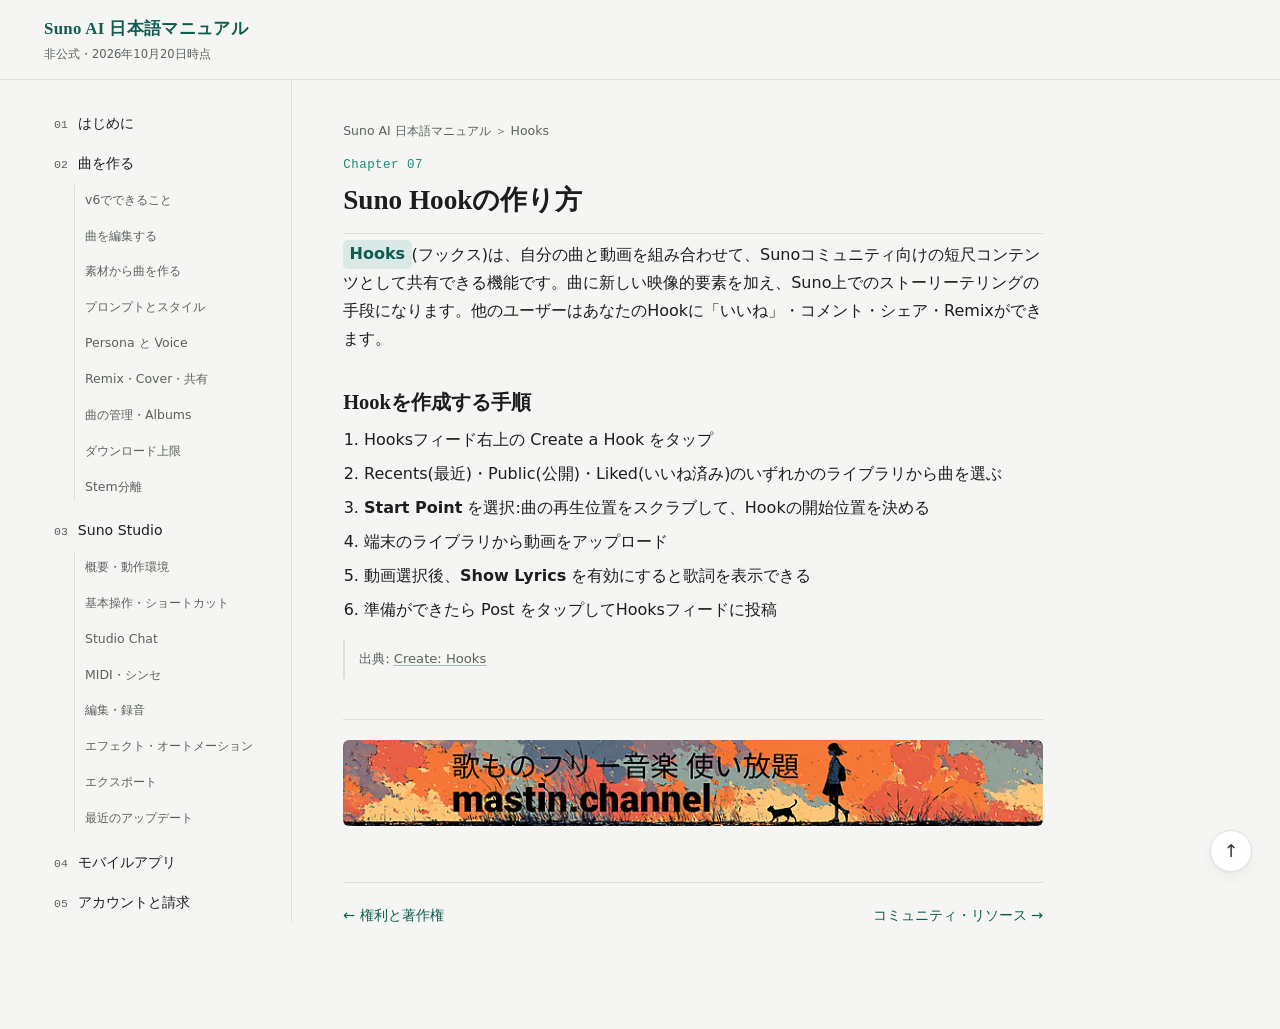
<file: hooks.html>
<!DOCTYPE html>
<html lang="ja">
<head>
<meta charset="utf-8">
<meta name="viewport" content="width=device-width, initial-scale=1">
<title>Suno Hookの作り方 - Suno AI 日本語マニュアル(非公式)</title>
<meta name="description" content="Sunoの短尺コンテンツ機能「Hooks」の使い方を解説。曲と動画を組み合わせてSunoコミュニティに投稿する手順をまとめた非公式日本語ガイドです。">
<link rel="canonical" href="https://suno.mastinchannel.com/hooks.html">
<link rel="icon" href="favicon.svg" type="image/svg+xml">
<link rel="stylesheet" href="styles.css">

<meta property="og:type" content="article">
<meta property="og:locale" content="ja_JP">
<meta property="og:site_name" content="Suno AI 日本語マニュアル(非公式)">
<meta property="og:url" content="https://suno.mastinchannel.com/hooks.html">
<meta property="og:title" content="Suno Hookの作り方">
<meta property="og:description" content="Sunoの短尺コンテンツ機能「Hooks」の使い方を解説。曲と動画を組み合わせてSunoコミュニティに投稿する手順をまとめた非公式日本語ガイドです。">
<meta property="og:image" content="https://suno.mastinchannel.com/assets/og-image.jpg">
<meta property="og:image:width" content="1520">
<meta property="og:image:height" content="800">

<meta name="twitter:card" content="summary_large_image">
<meta name="twitter:title" content="Suno Hookの作り方">
<meta name="twitter:description" content="Sunoの短尺コンテンツ機能「Hooks」の使い方を解説。曲と動画を組み合わせてSunoコミュニティに投稿する手順をまとめた非公式日本語ガイドです。">
<meta name="twitter:image" content="https://suno.mastinchannel.com/assets/og-image.jpg">

<script type="application/ld+json">
{
  "@context": "https://schema.org",
  "@type": "BreadcrumbList",
  "itemListElement": [
    { "@type": "ListItem", "position": 1, "name": "Suno AI 日本語マニュアル", "item": "https://suno.mastinchannel.com/" },
    { "@type": "ListItem", "position": 2, "name": "Hooks", "item": "https://suno.mastinchannel.com/hooks.html" }
  ]
}
</script>
<script type="application/ld+json">
{
  "@context": "https://schema.org",
  "@type": "TechArticle",
  "headline": "Suno Hookの作り方",
  "description": "Sunoの短尺コンテンツ機能「Hooks」の使い方を解説する日本語ガイド。",
  "inLanguage": "ja",
  "datePublished": "2026-07-08",
  "dateModified": "2026-10-20",
  "url": "https://suno.mastinchannel.com/hooks.html",
  "mainEntityOfPage": "https://suno.mastinchannel.com/hooks.html",
  "image": "https://suno.mastinchannel.com/assets/og-image.jpg",
  "author": { "@type": "Organization", "name": "mastin channel", "url": "https://mastinchannel.com" },
  "publisher": { "@type": "Organization", "name": "mastin channel", "url": "https://mastinchannel.com" }
}
</script>
<script type="application/ld+json">
{
  "@context": "https://schema.org",
  "@type": "HowTo",
  "name": "Suno Hookの作り方",
  "step": [
    { "@type": "HowToStep", "position": 1, "text": "Hooksフィード右上の Create a Hook をタップ" },
    { "@type": "HowToStep", "position": 2, "text": "Recents(最近)・Public(公開)・Liked(いいね済み)のいずれかのライブラリから曲を選ぶ" },
    { "@type": "HowToStep", "position": 3, "text": "Start Point を選択:曲の再生位置をスクラブして、Hookの開始位置を決める" },
    { "@type": "HowToStep", "position": 4, "text": "端末のライブラリから動画をアップロード" },
    { "@type": "HowToStep", "position": 5, "text": "動画選択後、Show Lyrics を有効にすると歌詞を表示できる" },
    { "@type": "HowToStep", "position": 6, "text": "準備ができたら Post をタップしてHooksフィードに投稿" }
  ]
}
</script>

<script async src="https://www.googletagmanager.com/gtag/js?id=G-RGBV7L04Y0"></script>
<script>
  window.dataLayer = window.dataLayer || [];
  function gtag(){dataLayer.push(arguments);}
  gtag('js', new Date());
  gtag('config', 'G-RGBV7L04Y0');
</script>
</head>
<body id="top">

<header class="topbar">
  <div class="topbar-inner">
    <div class="brand">
      <button class="nav-toggle" id="navToggle" aria-expanded="false" aria-controls="sidebar">目次 ☰</button>
      <div class="brand-text">
        <a class="mark" href="index.html" style="text-decoration:none;">Suno AI 日本語マニュアル</a>
        <span class="sub">非公式・2026年10月20日時点</span>
      </div>
    </div>
  </div>
</header>

<div class="layout">
  <aside class="sidebar" id="sidebar">
    <nav aria-label="目次">
      <ol>
        <li><a class="chap" href="intro.html">はじめに</a></li>
        <li>
          <a class="chap" href="making-music.html">曲を作る</a>
          <ul class="sub-links">
            <li><a href="making-music.html#mm-v6">v6でできること</a></li>
            <li><a href="making-music.html#mm-edit">曲を編集する</a></li>
            <li><a href="making-music.html#mm-material">素材から曲を作る</a></li>
            <li><a href="making-music.html#mm-prompt">プロンプトとスタイル</a></li>
            <li><a href="making-music.html#mm-persona">Persona と Voice</a></li>
            <li><a href="making-music.html#mm-remix">Remix・Cover・共有</a></li>
            <li><a href="making-music.html#mm-manage">曲の管理・Albums</a></li>
            <li><a href="making-music.html#mm-download">ダウンロード上限</a></li>
            <li><a href="making-music.html#mm-stem">Stem分離</a></li>
          </ul>
        </li>
        <li>
          <a class="chap" href="studio.html">Suno Studio</a>
          <ul class="sub-links">
            <li><a href="studio.html#st-overview">概要・動作環境</a></li>
            <li><a href="studio.html#st-basics">基本操作・ショートカット</a></li>
            <li><a href="studio.html#st-chat">Studio Chat</a></li>
            <li><a href="studio.html#st-midi">MIDI・シンセ</a></li>
            <li><a href="studio.html#st-edit">編集・録音</a></li>
            <li><a href="studio.html#st-mix">エフェクト・オートメーション</a></li>
            <li><a href="studio.html#st-export">エクスポート</a></li>
            <li><a href="studio.html#st-updates">最近のアップデート</a></li>
          </ul>
        </li>
        <li><a class="chap" href="mobile.html">モバイルアプリ</a></li>
        <li><a class="chap" href="billing.html">アカウントと請求</a></li>
        <li><a class="chap" href="rights.html">権利と著作権</a></li>
        <li><a class="chap" href="hooks.html">Hooks</a></li>
        <li><a class="chap" href="community.html">コミュニティ・リソース</a></li>
        <li><a class="chap" href="glossary.html">用語集</a></li>
        <li><a class="chap" href="appendix.html">付録:更新履歴</a></li>
      </ol>
    </nav>
    <div class="sidebar-footer">
      本ページはSuno, Inc.公式の文書ではありません。最新情報は<br>
      <a href="https://help.suno.com/en">help.suno.com</a> でご確認ください。
    </div>
  </aside>

  <main>
    <div class="content">

      <p class="breadcrumb"><a href="index.html">Suno AI 日本語マニュアル</a> ＞ Hooks</p>
      <p class="eyebrow">Chapter 07</p>
      <h1>Suno Hookの作り方</h1>
      <p><span class="term">Hooks</span>(フックス)は、自分の曲と動画を組み合わせて、Sunoコミュニティ向けの短尺コンテンツとして共有できる機能です。曲に新しい映像的要素を加え、Suno上でのストーリーテリングの手段になります。他のユーザーはあなたのHookに「いいね」・コメント・シェア・Remixができます。</p>

      <h2>Hookを作成する手順</h2>
      <ol>
        <li>Hooksフィード右上の Create a Hook をタップ</li>
        <li>Recents(最近)・Public(公開)・Liked(いいね済み)のいずれかのライブラリから曲を選ぶ</li>
        <li><strong>Start Point</strong> を選択:曲の再生位置をスクラブして、Hookの開始位置を決める</li>
        <li>端末のライブラリから動画をアップロード</li>
        <li>動画選択後、<strong>Show Lyrics</strong> を有効にすると歌詞を表示できる</li>
        <li>準備ができたら Post をタップしてHooksフィードに投稿</li>
      </ol>
      <blockquote class="source">出典: <a href="https://help.suno.com/en/articles/8049409">Create: Hooks</a></blockquote>

      <div class="chapter-banner">
        <a href="https://mastinchannel.com" target="_blank" rel="noopener noreferrer">
          <picture>
            <source media="(max-width: 480px)" srcset="assets/mastinchannel-banner-320x50.jpg">
            <img src="assets/mastinchannel-banner-728x90.jpg" width="728" height="90" alt="mastin channel — 歌ものフリー音楽 使い放題" loading="lazy">
          </picture>
        </a>
      </div>

      <div class="end-nav">
        <a href="rights.html">← 権利と著作権</a>
        <a href="community.html">コミュニティ・リソース →</a>
      </div>

    </div>
  </main>
</div>

<a class="back-top" href="#top" aria-label="ページ先頭へ">↑</a>

<script>
  (function(){
    var toggle = document.getElementById('navToggle');
    var sidebar = document.getElementById('sidebar');
    toggle.addEventListener('click', function(){
      var open = sidebar.classList.toggle('open');
      toggle.setAttribute('aria-expanded', open ? 'true' : 'false');
    });
    sidebar.addEventListener('click', function(e){
      if (e.target.tagName === 'A' && window.innerWidth <= 880) {
        sidebar.classList.remove('open');
        toggle.setAttribute('aria-expanded', 'false');
      }
    });

    var here = location.pathname.split('/').pop() || 'index.html';
    Array.prototype.forEach.call(document.querySelectorAll('.sidebar a.chap'), function(a){
      var target = a.getAttribute('href').split('#')[0] || 'index.html';
      if (target === here) a.classList.add('active');
    });
  })();
</script>
</body>
</html>
</file>
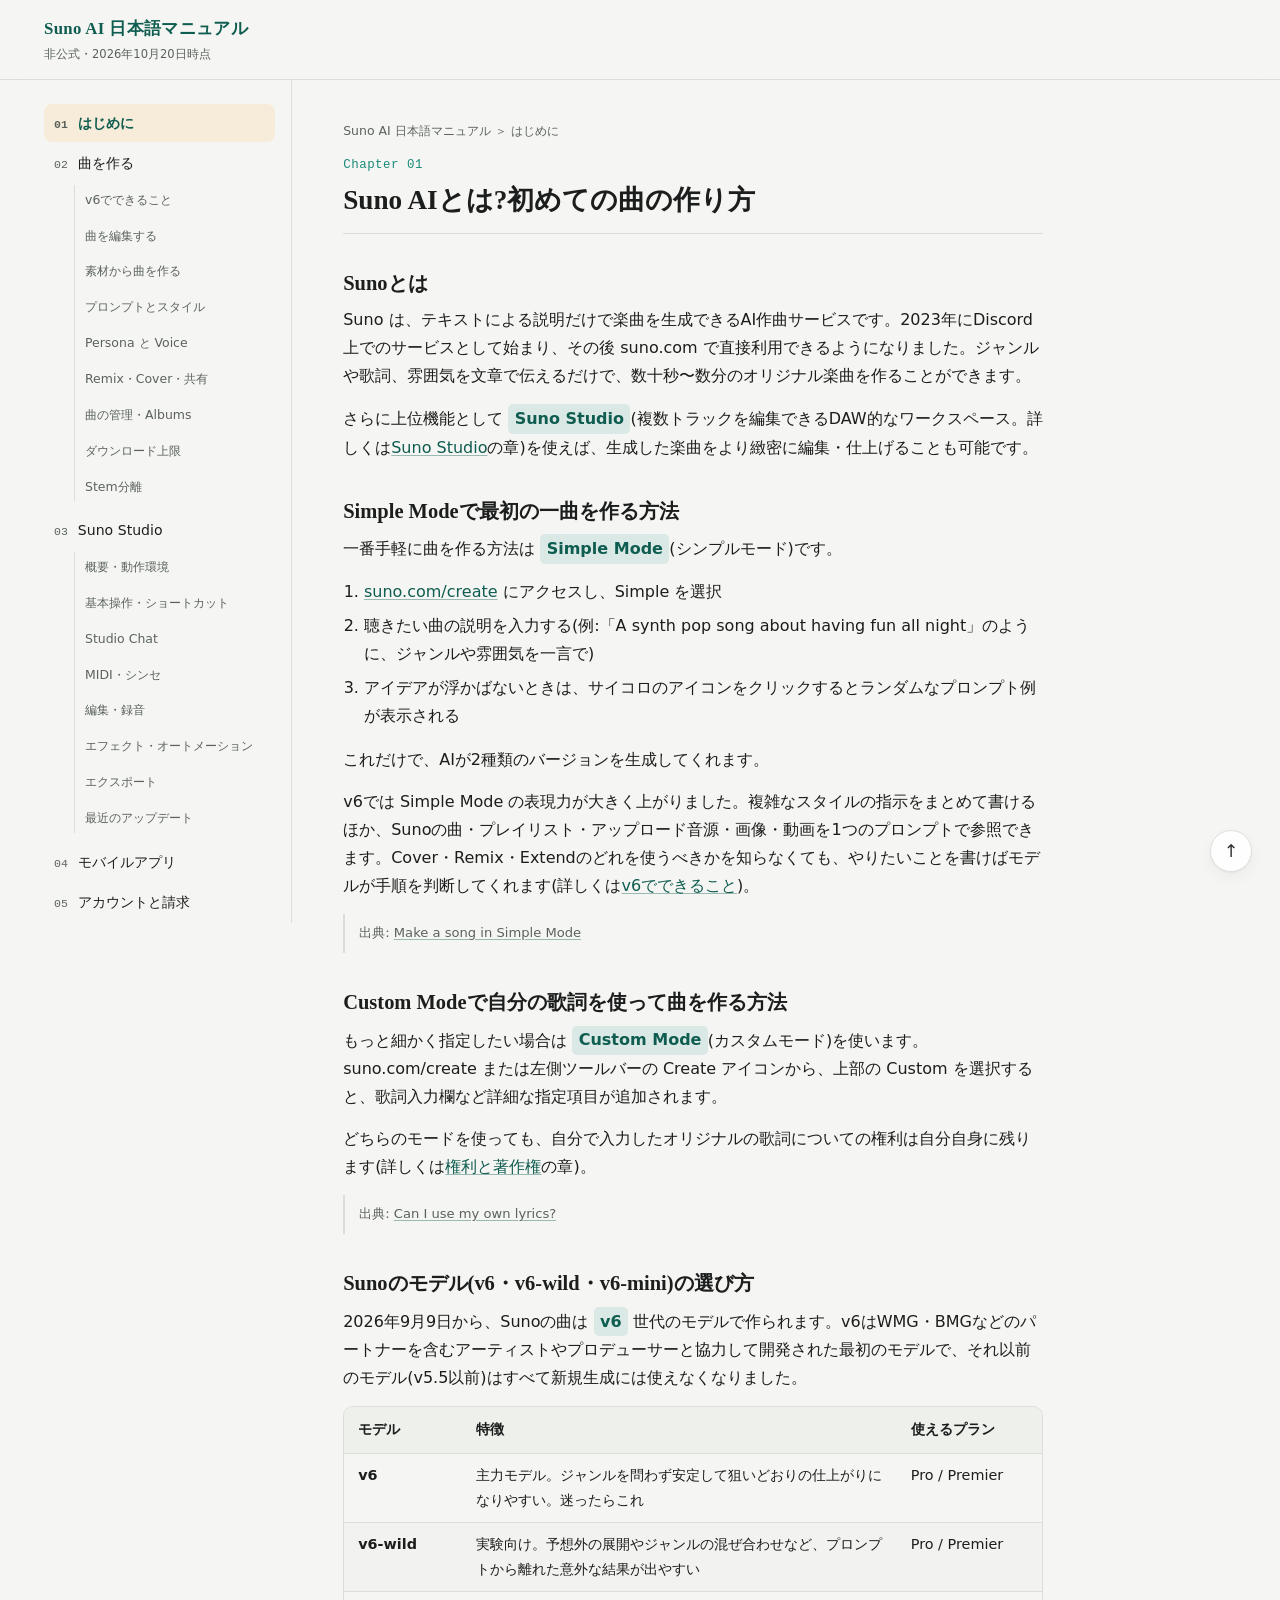
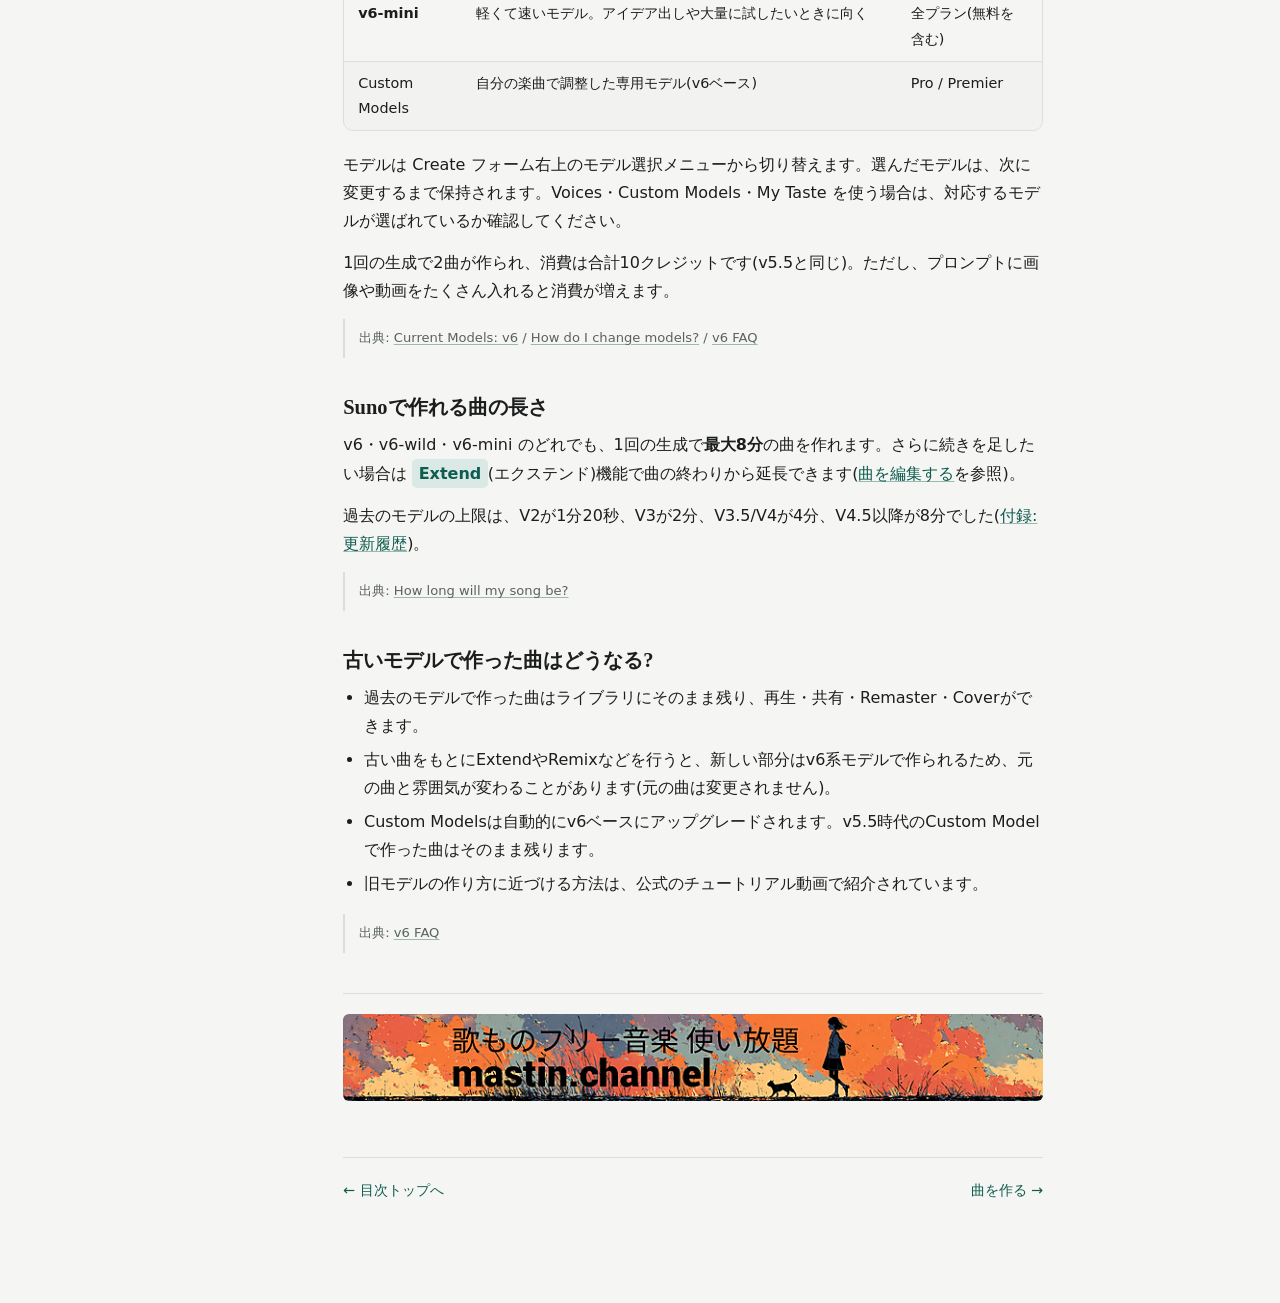
<file: intro.html>
<!DOCTYPE html>
<html lang="ja">
<head>
<meta charset="utf-8">
<meta name="viewport" content="width=device-width, initial-scale=1">
<title>Suno AIとは?初めての曲の作り方(Simple Mode・Custom Mode) - Suno AI 日本語マニュアル(非公式)</title>
<meta name="description" content="Suno AIの基本と、Simple Mode・Custom Modeでの曲の作り方、v6・v6-wild・v6-miniの違いと曲の長さを解説。初めてSunoを使う人向けの非公式日本語ガイドです。">
<link rel="canonical" href="https://suno.mastinchannel.com/intro.html">
<link rel="icon" href="favicon.svg" type="image/svg+xml">
<link rel="stylesheet" href="styles.css">

<meta property="og:type" content="article">
<meta property="og:locale" content="ja_JP">
<meta property="og:site_name" content="Suno AI 日本語マニュアル(非公式)">
<meta property="og:url" content="https://suno.mastinchannel.com/intro.html">
<meta property="og:title" content="Suno AIとは?初めての曲の作り方(Simple Mode・Custom Mode)">
<meta property="og:description" content="Suno AIの基本と、Simple Mode・Custom Modeでの曲の作り方、v6・v6-wild・v6-miniの違いと曲の長さを解説。初めてSunoを使う人向けの非公式日本語ガイドです。">
<meta property="og:image" content="https://suno.mastinchannel.com/assets/og-image.jpg">
<meta property="og:image:width" content="1520">
<meta property="og:image:height" content="800">

<meta name="twitter:card" content="summary_large_image">
<meta name="twitter:title" content="Suno AIとは?初めての曲の作り方(Simple Mode・Custom Mode)">
<meta name="twitter:description" content="Suno AIの基本と、Simple Mode・Custom Modeでの曲の作り方、v6・v6-wild・v6-miniの違いと曲の長さを解説。初めてSunoを使う人向けの非公式日本語ガイドです。">
<meta name="twitter:image" content="https://suno.mastinchannel.com/assets/og-image.jpg">

<script type="application/ld+json">
{
  "@context": "https://schema.org",
  "@type": "BreadcrumbList",
  "itemListElement": [
    { "@type": "ListItem", "position": 1, "name": "Suno AI 日本語マニュアル", "item": "https://suno.mastinchannel.com/" },
    { "@type": "ListItem", "position": 2, "name": "はじめに", "item": "https://suno.mastinchannel.com/intro.html" }
  ]
}
</script>
<script type="application/ld+json">
{
  "@context": "https://schema.org",
  "@type": "TechArticle",
  "headline": "Suno AIとは?初めての曲の作り方",
  "description": "Suno AIの基本と、Simple Mode・Custom Modeでの曲の作り方、v6・v6-wild・v6-miniの違いと曲の長さを解説する日本語ガイド。",
  "inLanguage": "ja",
  "datePublished": "2026-07-08",
  "dateModified": "2026-10-20",
  "url": "https://suno.mastinchannel.com/intro.html",
  "mainEntityOfPage": "https://suno.mastinchannel.com/intro.html",
  "image": "https://suno.mastinchannel.com/assets/og-image.jpg",
  "author": { "@type": "Organization", "name": "mastin channel", "url": "https://mastinchannel.com" },
  "publisher": { "@type": "Organization", "name": "mastin channel", "url": "https://mastinchannel.com" }
}
</script>
<script type="application/ld+json">
{
  "@context": "https://schema.org",
  "@type": "HowTo",
  "name": "Simple Modeで最初の一曲を作る方法",
  "step": [
    { "@type": "HowToStep", "position": 1, "text": "suno.com/create にアクセスし、Simple を選択" },
    { "@type": "HowToStep", "position": 2, "text": "聴きたい曲の説明を入力する(例:「A synth pop song about having fun all night」のように、ジャンルや雰囲気を一言で)" },
    { "@type": "HowToStep", "position": 3, "text": "アイデアが浮かばないときは、サイコロのアイコンをクリックするとランダムなプロンプト例が表示される" }
  ]
}
</script>

<script async src="https://www.googletagmanager.com/gtag/js?id=G-RGBV7L04Y0"></script>
<script>
  window.dataLayer = window.dataLayer || [];
  function gtag(){dataLayer.push(arguments);}
  gtag('js', new Date());
  gtag('config', 'G-RGBV7L04Y0');
</script>
</head>
<body id="top">

<header class="topbar">
  <div class="topbar-inner">
    <div class="brand">
      <button class="nav-toggle" id="navToggle" aria-expanded="false" aria-controls="sidebar">目次 ☰</button>
      <div class="brand-text">
        <a class="mark" href="index.html" style="text-decoration:none;">Suno AI 日本語マニュアル</a>
        <span class="sub">非公式・2026年10月20日時点</span>
      </div>
    </div>
  </div>
</header>

<div class="layout">
  <aside class="sidebar" id="sidebar">
    <nav aria-label="目次">
      <ol>
        <li><a class="chap" href="intro.html">はじめに</a></li>
        <li>
          <a class="chap" href="making-music.html">曲を作る</a>
          <ul class="sub-links">
            <li><a href="making-music.html#mm-v6">v6でできること</a></li>
            <li><a href="making-music.html#mm-edit">曲を編集する</a></li>
            <li><a href="making-music.html#mm-material">素材から曲を作る</a></li>
            <li><a href="making-music.html#mm-prompt">プロンプトとスタイル</a></li>
            <li><a href="making-music.html#mm-persona">Persona と Voice</a></li>
            <li><a href="making-music.html#mm-remix">Remix・Cover・共有</a></li>
            <li><a href="making-music.html#mm-manage">曲の管理・Albums</a></li>
            <li><a href="making-music.html#mm-download">ダウンロード上限</a></li>
            <li><a href="making-music.html#mm-stem">Stem分離</a></li>
          </ul>
        </li>
        <li>
          <a class="chap" href="studio.html">Suno Studio</a>
          <ul class="sub-links">
            <li><a href="studio.html#st-overview">概要・動作環境</a></li>
            <li><a href="studio.html#st-basics">基本操作・ショートカット</a></li>
            <li><a href="studio.html#st-chat">Studio Chat</a></li>
            <li><a href="studio.html#st-midi">MIDI・シンセ</a></li>
            <li><a href="studio.html#st-edit">編集・録音</a></li>
            <li><a href="studio.html#st-mix">エフェクト・オートメーション</a></li>
            <li><a href="studio.html#st-export">エクスポート</a></li>
            <li><a href="studio.html#st-updates">最近のアップデート</a></li>
          </ul>
        </li>
        <li><a class="chap" href="mobile.html">モバイルアプリ</a></li>
        <li><a class="chap" href="billing.html">アカウントと請求</a></li>
        <li><a class="chap" href="rights.html">権利と著作権</a></li>
        <li><a class="chap" href="hooks.html">Hooks</a></li>
        <li><a class="chap" href="community.html">コミュニティ・リソース</a></li>
        <li><a class="chap" href="glossary.html">用語集</a></li>
        <li><a class="chap" href="appendix.html">付録:更新履歴</a></li>
      </ol>
    </nav>
    <div class="sidebar-footer">
      本ページはSuno, Inc.公式の文書ではありません。最新情報は<br>
      <a href="https://help.suno.com/en">help.suno.com</a> でご確認ください。
    </div>
  </aside>

  <main>
    <div class="content">

      <p class="breadcrumb"><a href="index.html">Suno AI 日本語マニュアル</a> ＞ はじめに</p>
      <p class="eyebrow">Chapter 01</p>
      <h1>Suno AIとは?初めての曲の作り方</h1>

      <h2>Sunoとは</h2>
      <p>Suno は、テキストによる説明だけで楽曲を生成できるAI作曲サービスです。2023年にDiscord上でのサービスとして始まり、その後 suno.com で直接利用できるようになりました。ジャンルや歌詞、雰囲気を文章で伝えるだけで、数十秒〜数分のオリジナル楽曲を作ることができます。</p>
      <p>さらに上位機能として <span class="term">Suno Studio</span>(複数トラックを編集できるDAW的なワークスペース。詳しくは<a href="studio.html">Suno Studio</a>の章)を使えば、生成した楽曲をより緻密に編集・仕上げることも可能です。</p>

      <h2>Simple Modeで最初の一曲を作る方法</h2>
      <p>一番手軽に曲を作る方法は <span class="term">Simple Mode</span>(シンプルモード)です。</p>
      <ol>
        <li><a href="https://suno.com/create">suno.com/create</a> にアクセスし、Simple を選択</li>
        <li>聴きたい曲の説明を入力する(例:「A synth pop song about having fun all night」のように、ジャンルや雰囲気を一言で)</li>
        <li>アイデアが浮かばないときは、サイコロのアイコンをクリックするとランダムなプロンプト例が表示される</li>
      </ol>
      <p>これだけで、AIが2種類のバージョンを生成してくれます。</p>
      <p>v6では Simple Mode の表現力が大きく上がりました。複雑なスタイルの指示をまとめて書けるほか、Sunoの曲・プレイリスト・アップロード音源・画像・動画を1つのプロンプトで参照できます。Cover・Remix・Extendのどれを使うべきかを知らなくても、やりたいことを書けばモデルが手順を判断してくれます(詳しくは<a href="making-music.html#mm-v6">v6でできること</a>)。</p>
      <blockquote class="source">出典: <a href="https://help.suno.com/en/articles/2462273">Make a song in Simple Mode</a></blockquote>

      <h2>Custom Modeで自分の歌詞を使って曲を作る方法</h2>
      <p>もっと細かく指定したい場合は <span class="term">Custom Mode</span>(カスタムモード)を使います。suno.com/create または左側ツールバーの Create アイコンから、上部の Custom を選択すると、歌詞入力欄など詳細な指定項目が追加されます。</p>
      <p>どちらのモードを使っても、自分で入力したオリジナルの歌詞についての権利は自分自身に残ります(詳しくは<a href="rights.html">権利と著作権</a>の章)。</p>
      <blockquote class="source">出典: <a href="https://help.suno.com/en/articles/2415873">Can I use my own lyrics?</a></blockquote>

      <h2 id="models">Sunoのモデル(v6・v6-wild・v6-mini)の選び方</h2>
      <p>2026年9月9日から、Sunoの曲は <span class="term">v6</span> 世代のモデルで作られます。v6はWMG・BMGなどのパートナーを含むアーティストやプロデューサーと協力して開発された最初のモデルで、それ以前のモデル(v5.5以前)はすべて新規生成には使えなくなりました。</p>
      <div class="table-wrap"><table>
        <thead><tr><th>モデル</th><th>特徴</th><th>使えるプラン</th></tr></thead>
        <tbody>
          <tr><td><strong>v6</strong></td><td>主力モデル。ジャンルを問わず安定して狙いどおりの仕上がりになりやすい。迷ったらこれ</td><td>Pro / Premier</td></tr>
          <tr><td><strong>v6-wild</strong></td><td>実験向け。予想外の展開やジャンルの混ぜ合わせなど、プロンプトから離れた意外な結果が出やすい</td><td>Pro / Premier</td></tr>
          <tr><td><strong>v6-mini</strong></td><td>軽くて速いモデル。アイデア出しや大量に試したいときに向く</td><td>全プラン(無料を含む)</td></tr>
          <tr><td>Custom Models</td><td>自分の楽曲で調整した専用モデル(v6ベース)</td><td>Pro / Premier</td></tr>
        </tbody>
      </table></div>
      <p>モデルは Create フォーム右上のモデル選択メニューから切り替えます。選んだモデルは、次に変更するまで保持されます。Voices・Custom Models・My Taste を使う場合は、対応するモデルが選ばれているか確認してください。</p>
      <p>1回の生成で2曲が作られ、消費は合計10クレジットです(v5.5と同じ)。ただし、プロンプトに画像や動画をたくさん入れると消費が増えます。</p>
      <blockquote class="source">出典: <a href="https://help.suno.com/en/articles/13924737">Current Models: v6</a> / <a href="https://help.suno.com/en/articles/13924993">How do I change models?</a> / <a href="https://help.suno.com/en/articles/13924481">v6 FAQ</a></blockquote>

      <h2>Sunoで作れる曲の長さ</h2>
      <p>v6・v6-wild・v6-mini のどれでも、1回の生成で<strong>最大8分</strong>の曲を作れます。さらに続きを足したい場合は <span class="term">Extend</span>(エクステンド)機能で曲の終わりから延長できます(<a href="making-music.html#mm-edit">曲を編集する</a>を参照)。</p>
      <p>過去のモデルの上限は、V2が1分20秒、V3が2分、V3.5/V4が4分、V4.5以降が8分でした(<a href="appendix.html">付録:更新履歴</a>)。</p>
      <blockquote class="source">出典: <a href="https://help.suno.com/en/articles/13924929">How long will my song be?</a></blockquote>

      <h2>古いモデルで作った曲はどうなる?</h2>
      <ul>
        <li>過去のモデルで作った曲はライブラリにそのまま残り、再生・共有・Remaster・Coverができます。</li>
        <li>古い曲をもとにExtendやRemixなどを行うと、新しい部分はv6系モデルで作られるため、元の曲と雰囲気が変わることがあります(元の曲は変更されません)。</li>
        <li>Custom Modelsは自動的にv6ベースにアップグレードされます。v5.5時代のCustom Modelで作った曲はそのまま残ります。</li>
        <li>旧モデルの作り方に近づける方法は、公式のチュートリアル動画で紹介されています。</li>
      </ul>
      <blockquote class="source">出典: <a href="https://help.suno.com/en/articles/13924481">v6 FAQ</a></blockquote>

      <div class="chapter-banner">
        <a href="https://mastinchannel.com" target="_blank" rel="noopener noreferrer">
          <picture>
            <source media="(max-width: 480px)" srcset="assets/mastinchannel-banner-320x50.jpg">
            <img src="assets/mastinchannel-banner-728x90.jpg" width="728" height="90" alt="mastin channel — 歌ものフリー音楽 使い放題" loading="lazy">
          </picture>
        </a>
      </div>

      <div class="end-nav">
        <a href="index.html">← 目次トップへ</a>
        <a href="making-music.html">曲を作る →</a>
      </div>

    </div>
  </main>
</div>

<a class="back-top" href="#top" aria-label="ページ先頭へ">↑</a>

<script>
  (function(){
    var toggle = document.getElementById('navToggle');
    var sidebar = document.getElementById('sidebar');
    toggle.addEventListener('click', function(){
      var open = sidebar.classList.toggle('open');
      toggle.setAttribute('aria-expanded', open ? 'true' : 'false');
    });
    sidebar.addEventListener('click', function(e){
      if (e.target.tagName === 'A' && window.innerWidth <= 880) {
        sidebar.classList.remove('open');
        toggle.setAttribute('aria-expanded', 'false');
      }
    });

    var here = location.pathname.split('/').pop() || 'index.html';
    Array.prototype.forEach.call(document.querySelectorAll('.sidebar a.chap'), function(a){
      var target = a.getAttribute('href').split('#')[0] || 'index.html';
      if (target === here) a.classList.add('active');
    });
  })();
</script>
</body>
</html>
</file>
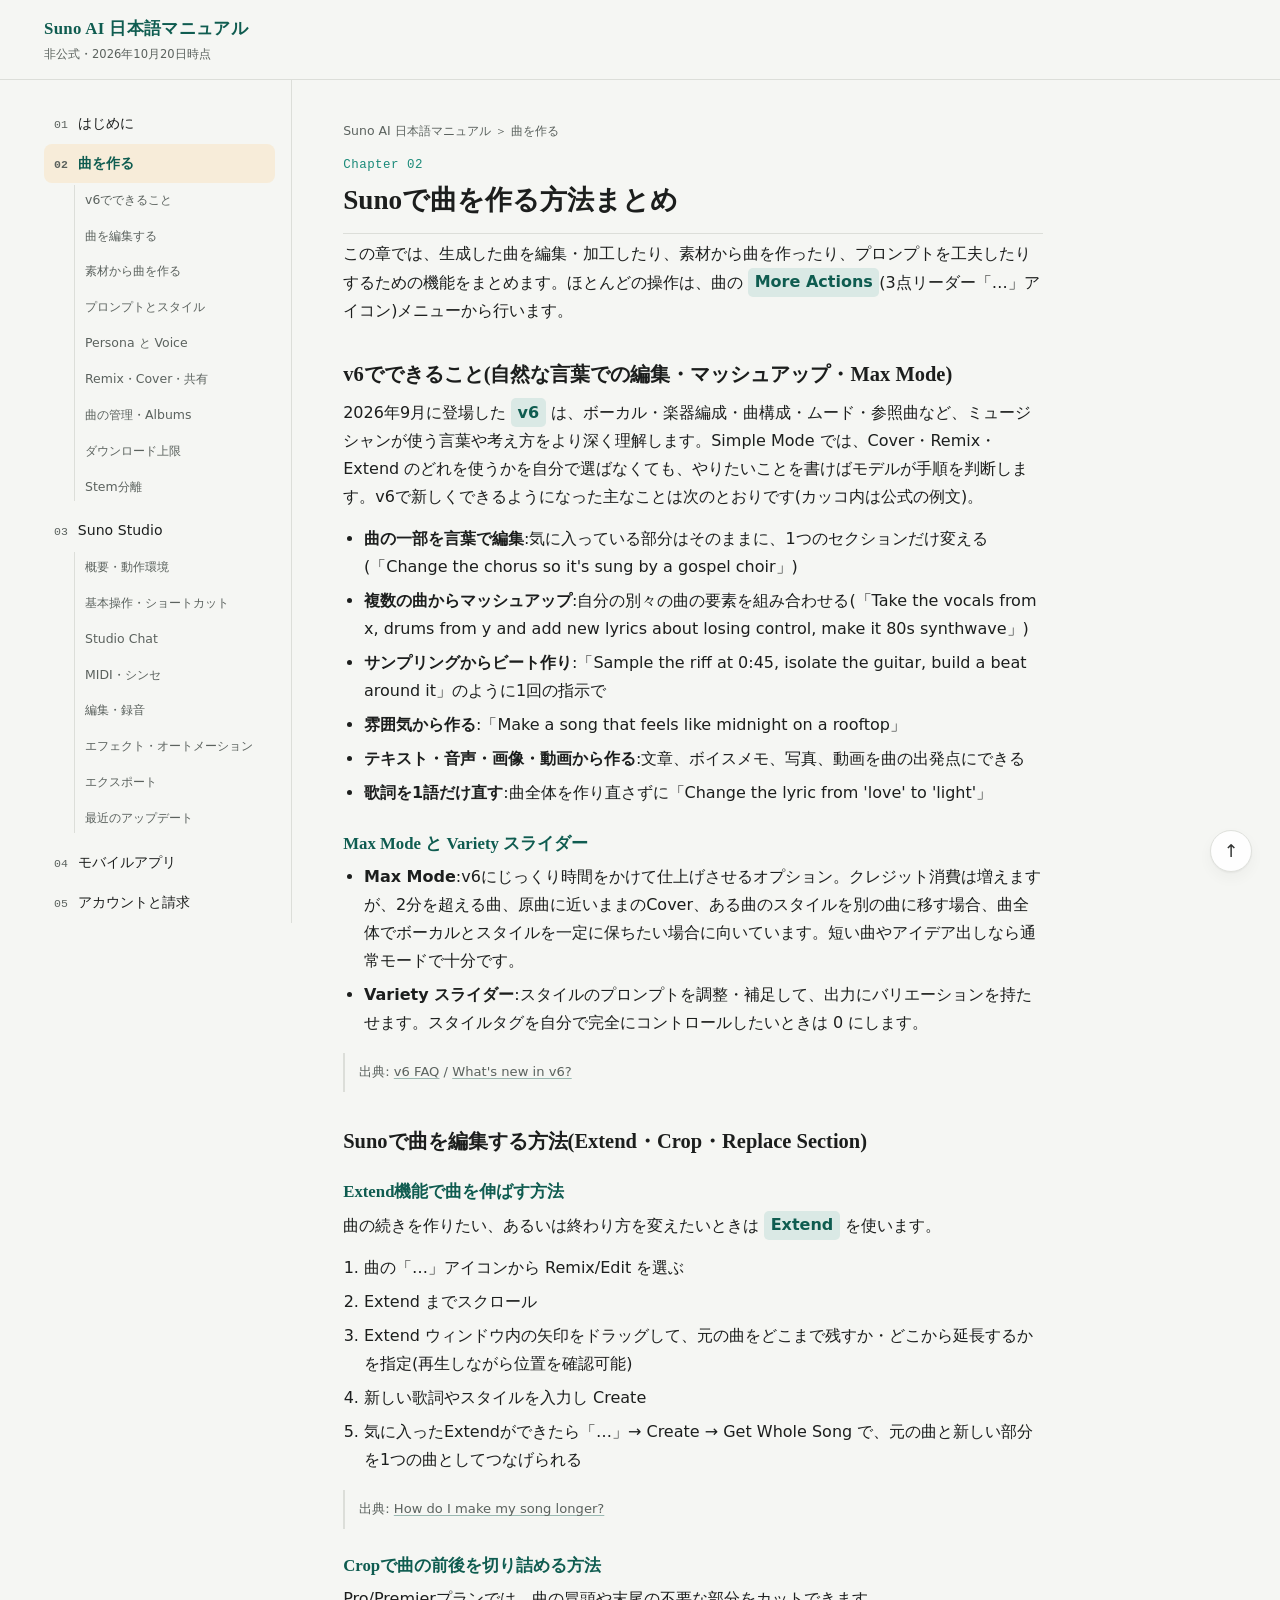
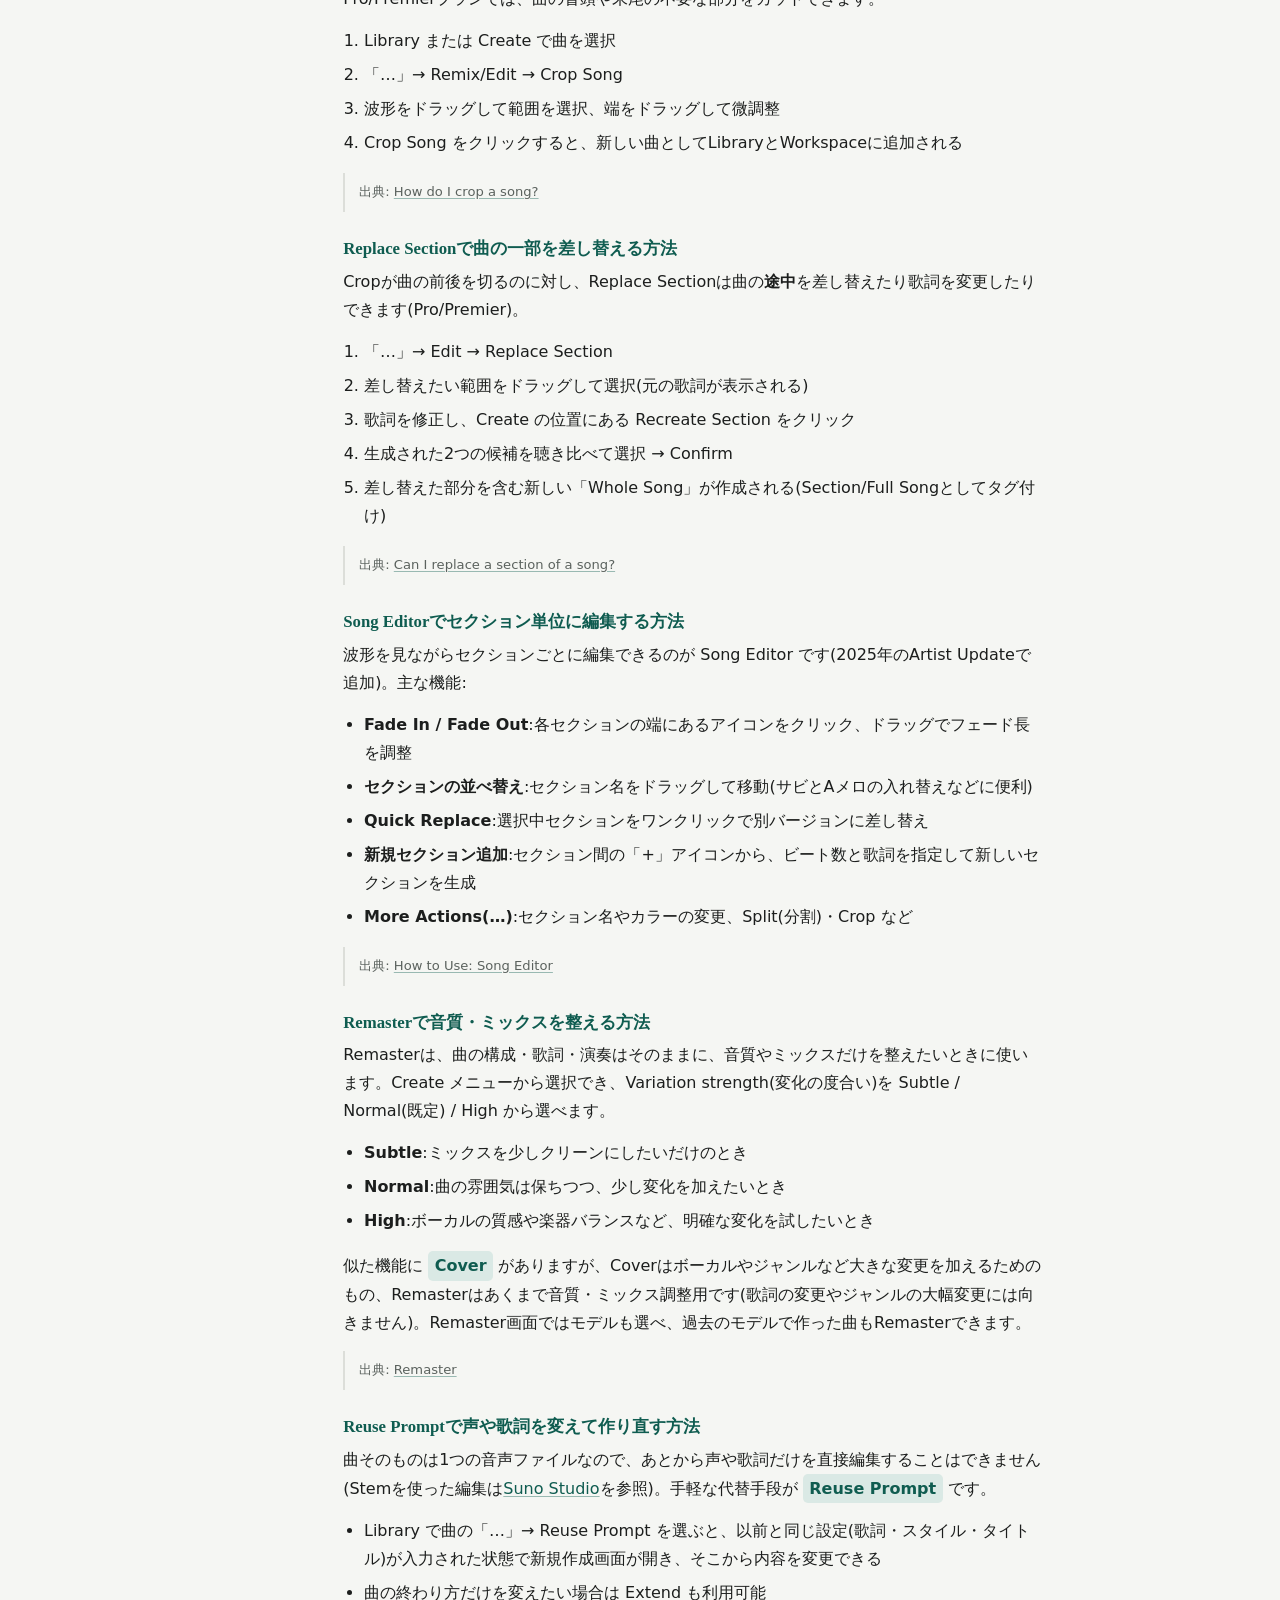
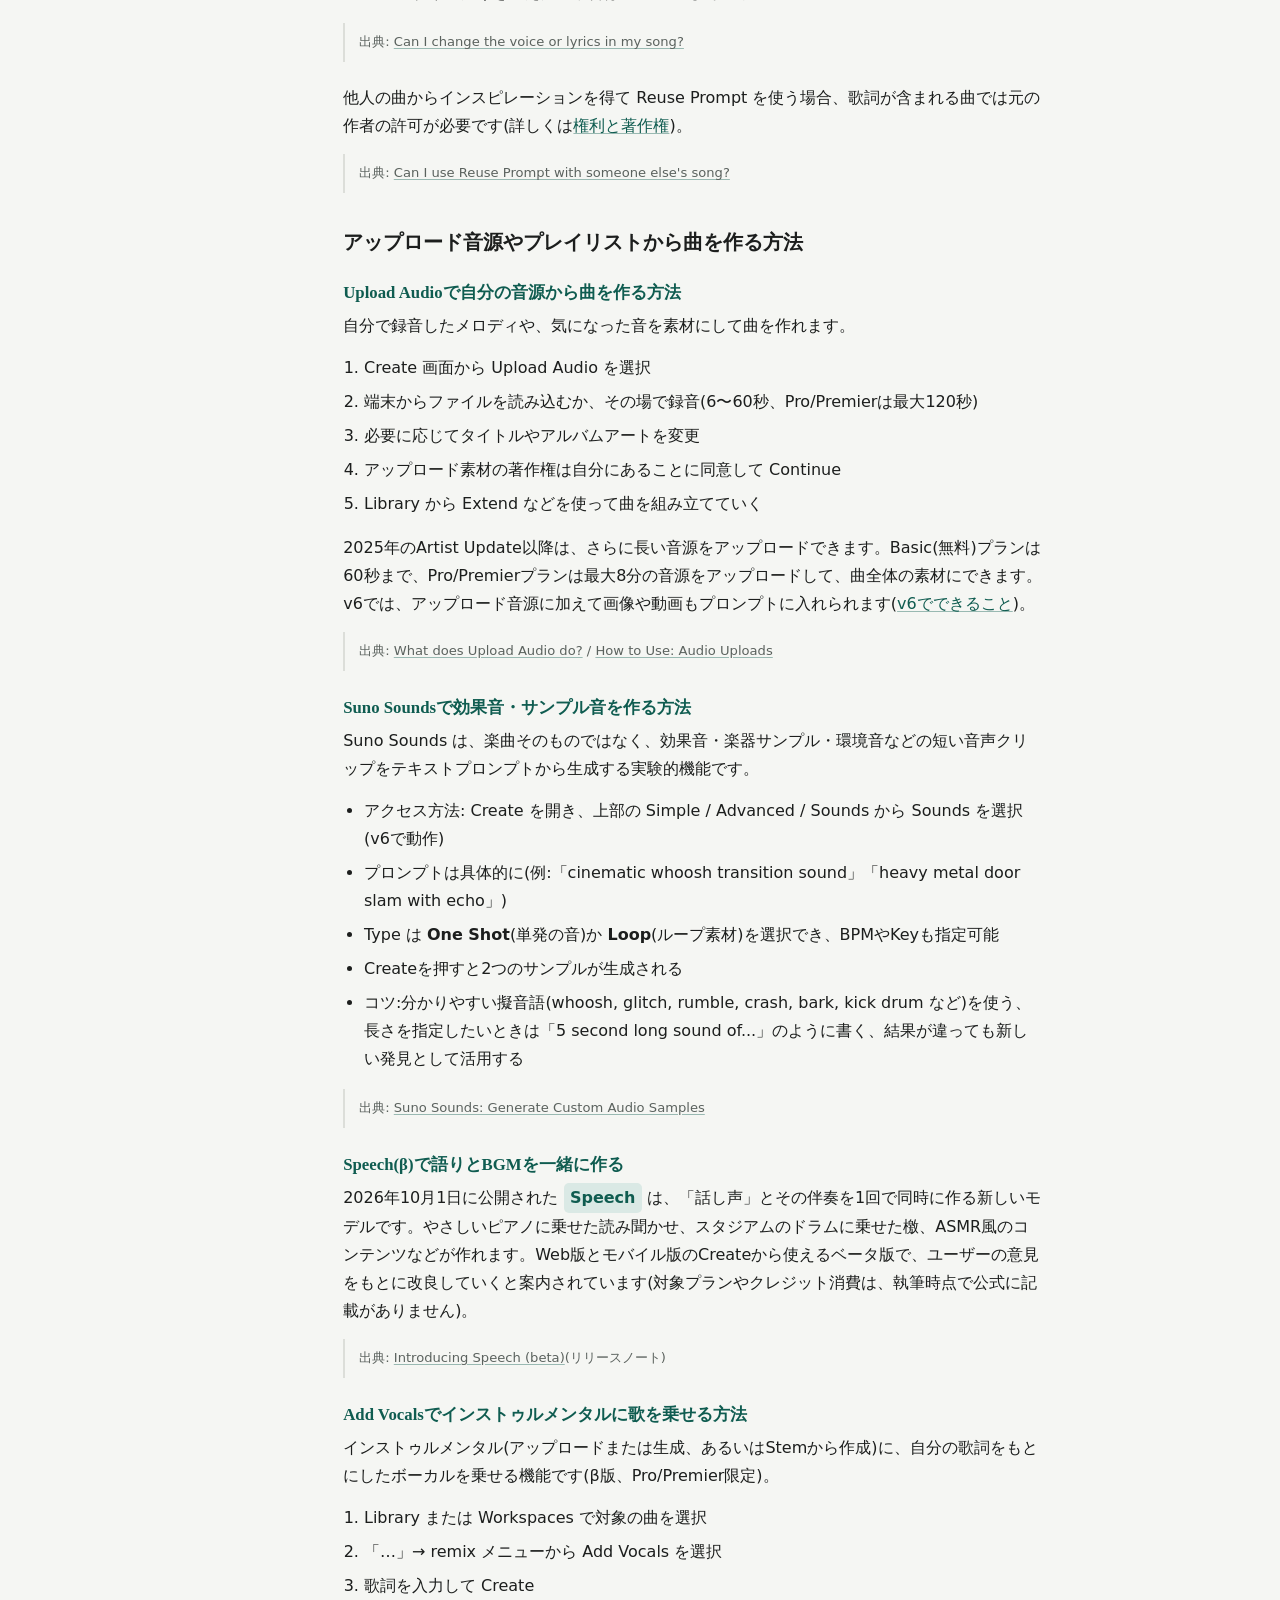
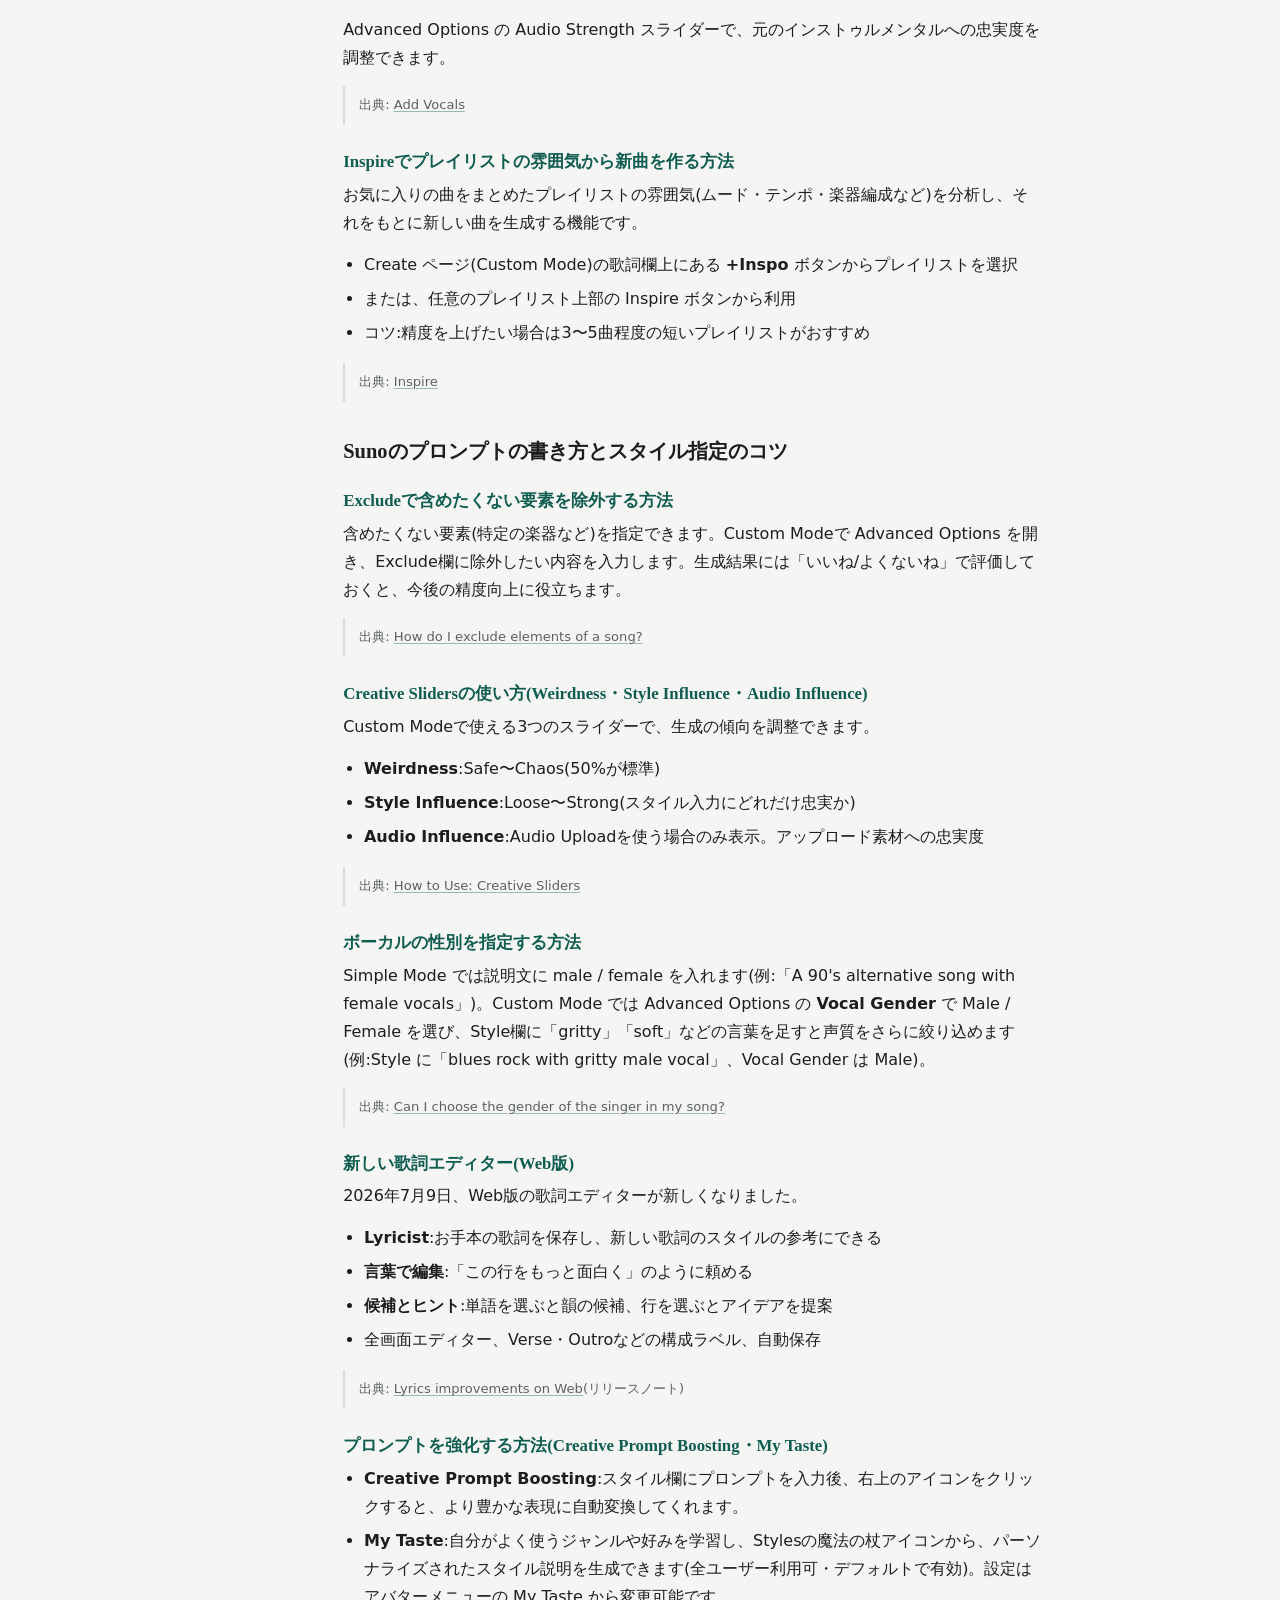
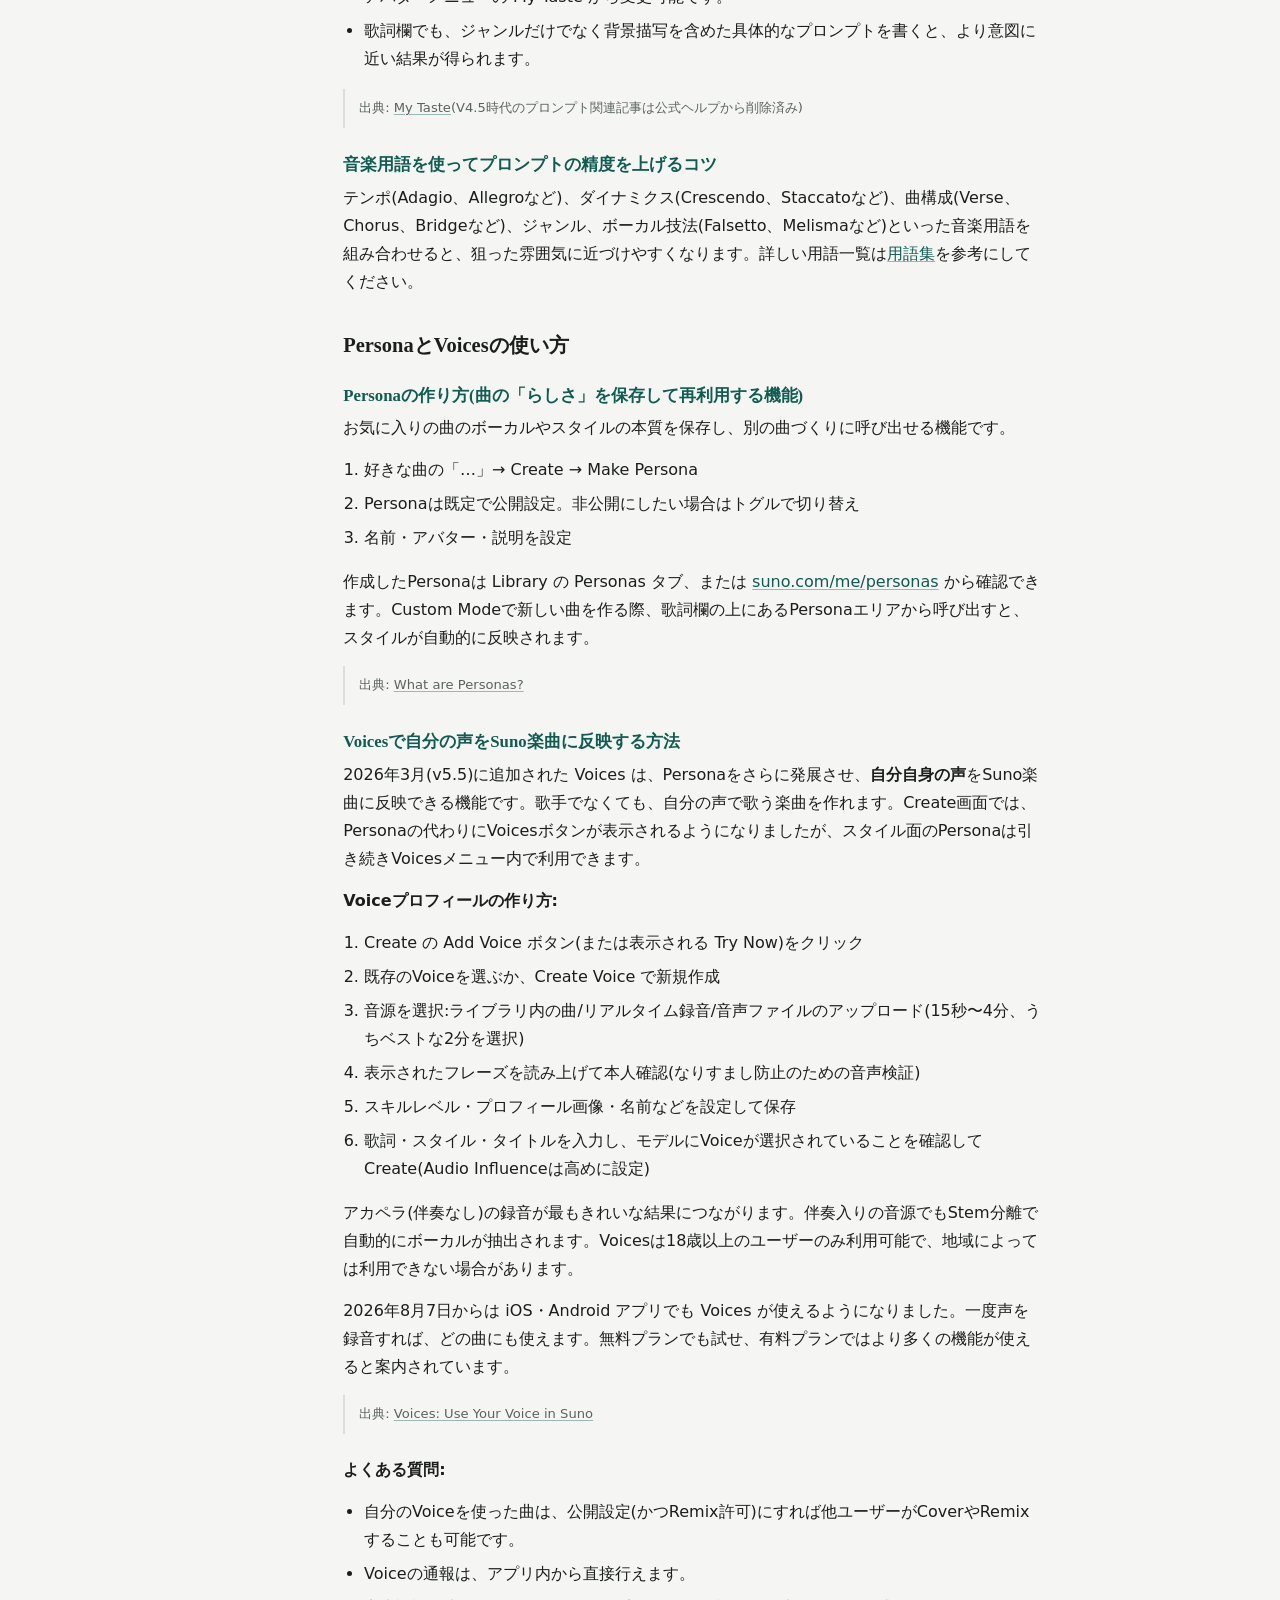
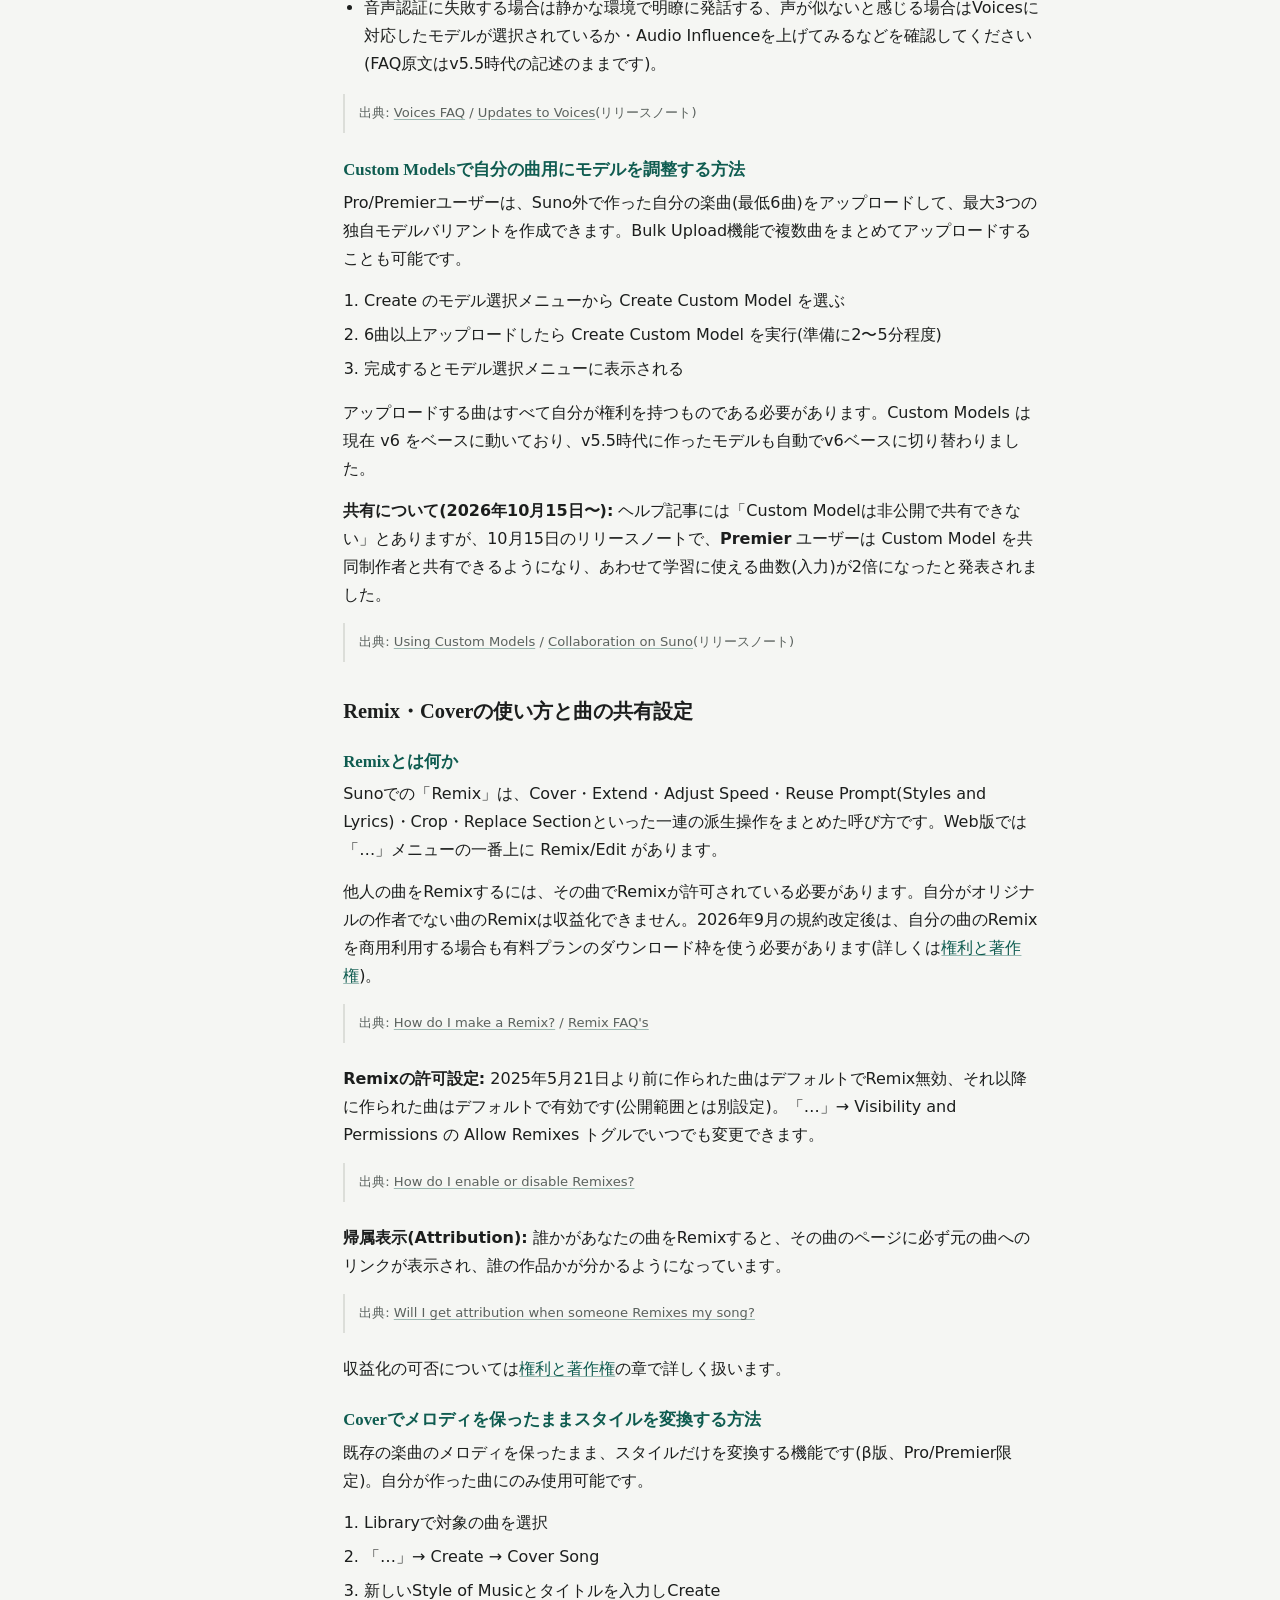
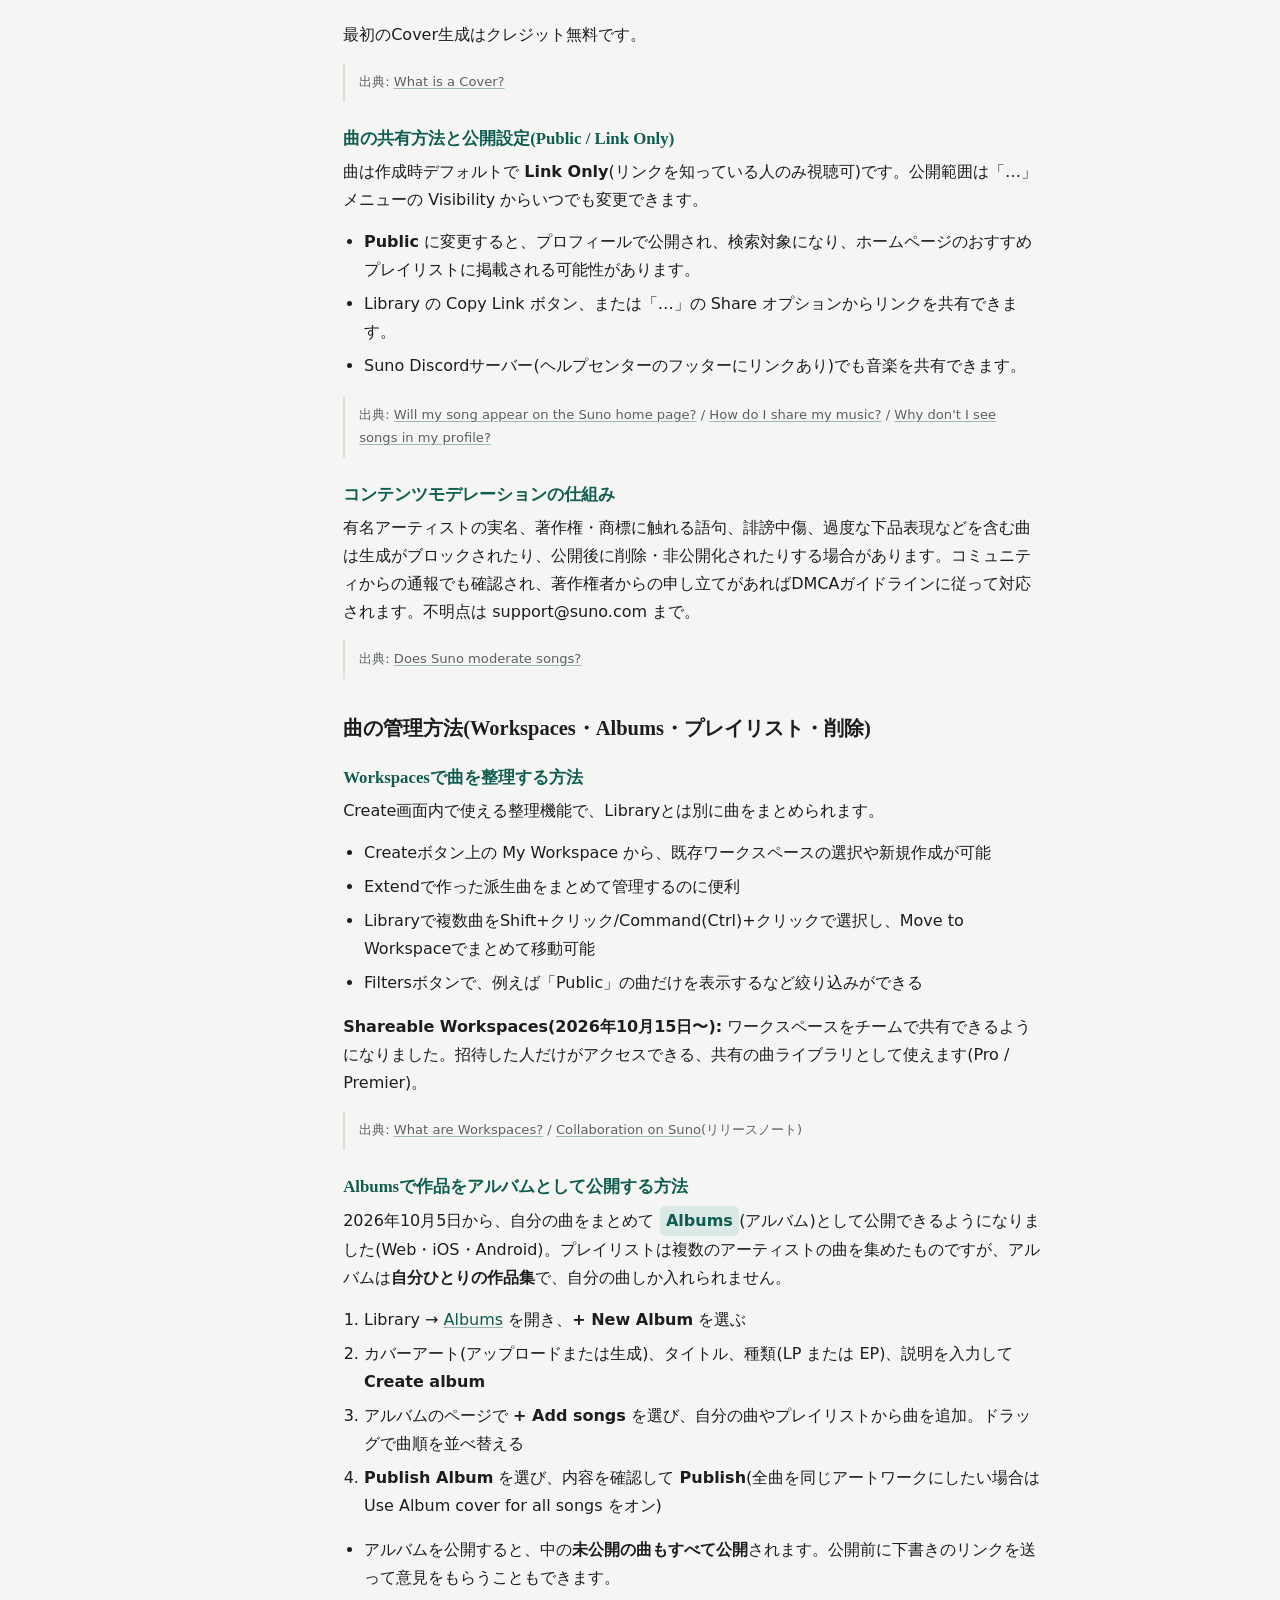
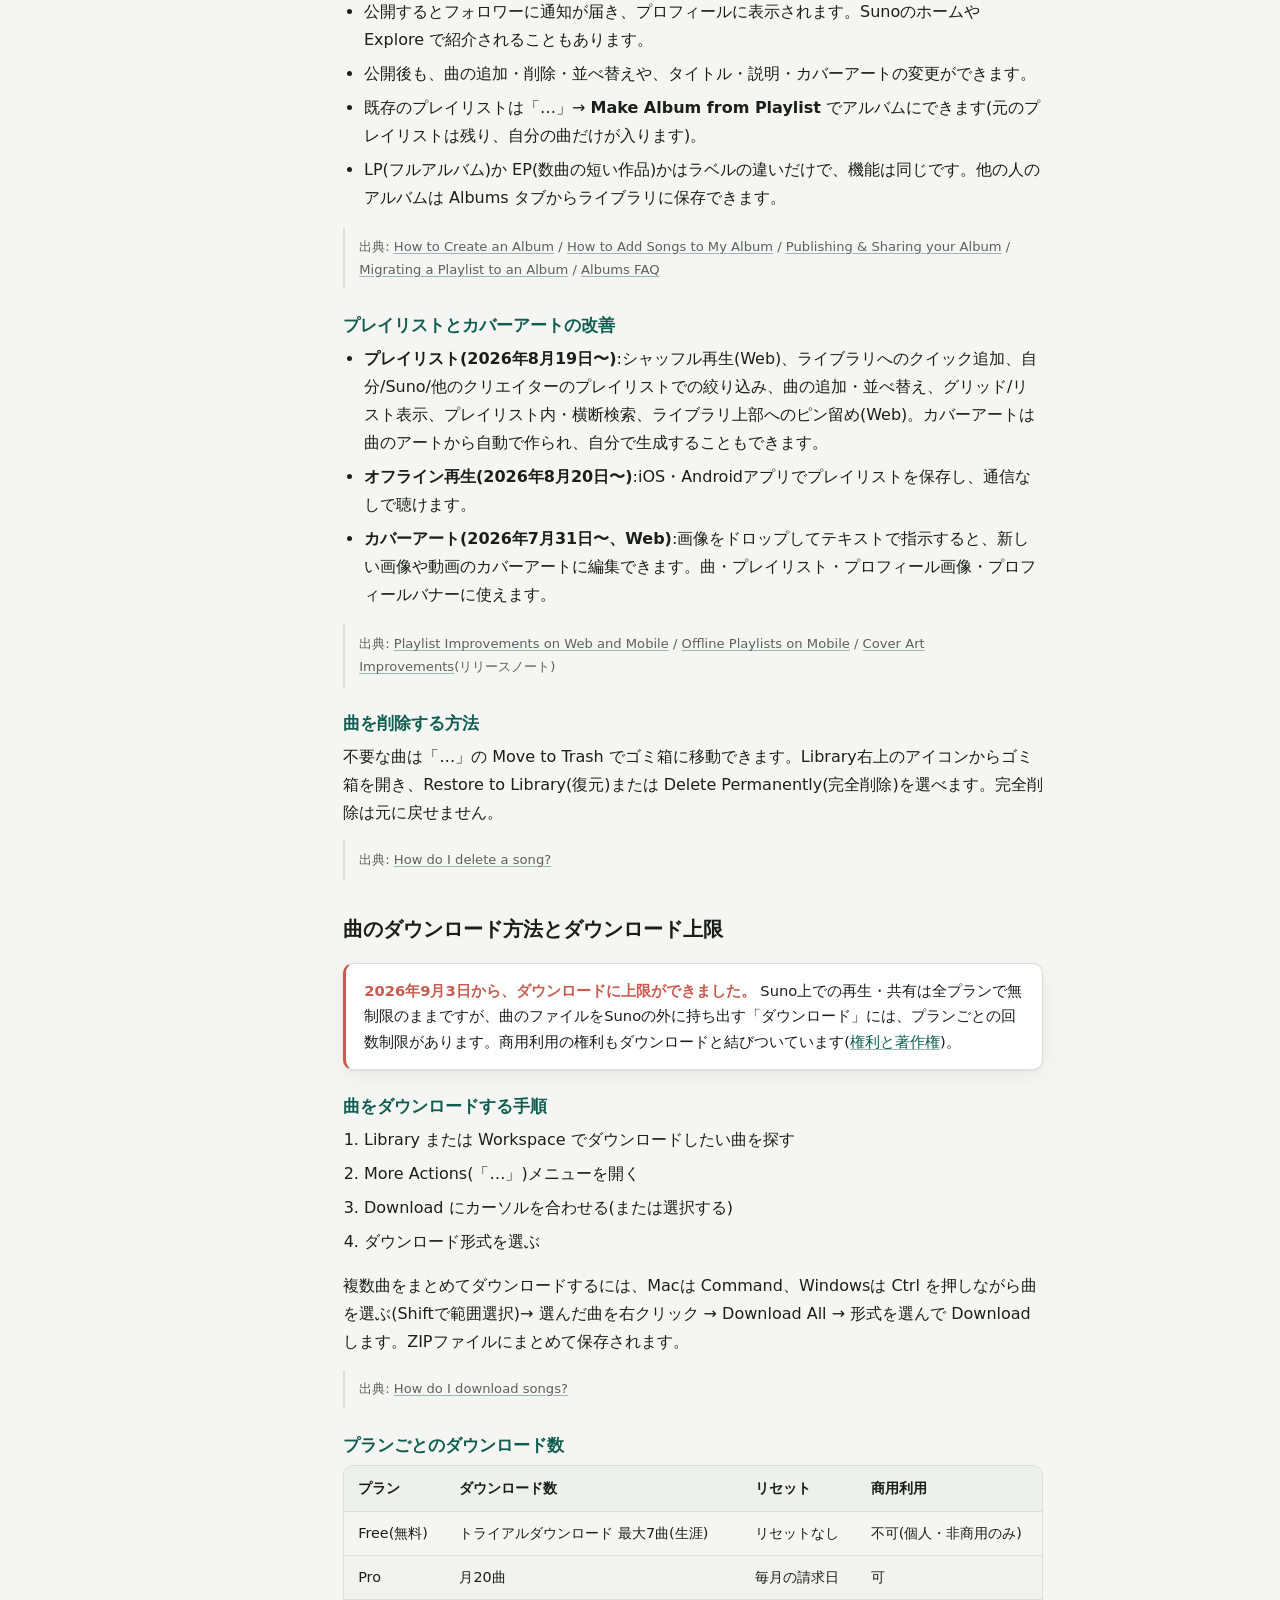
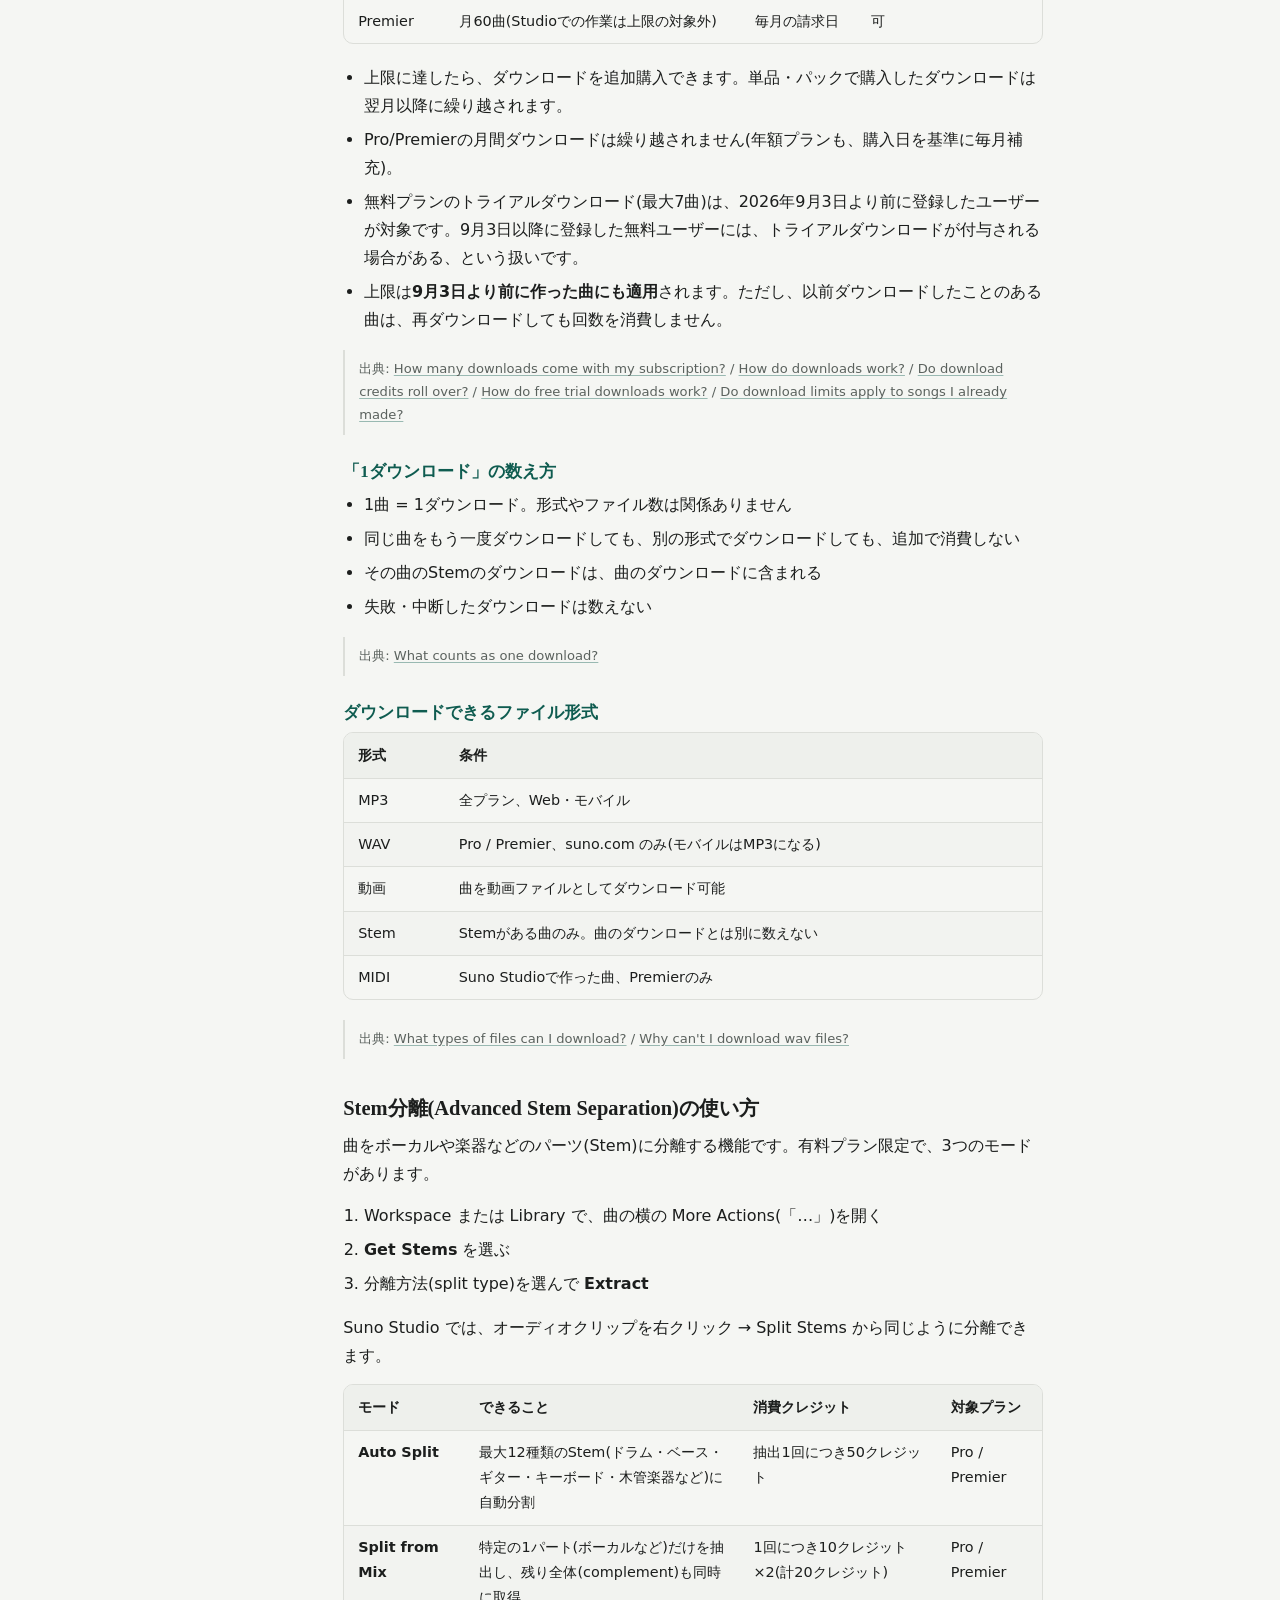
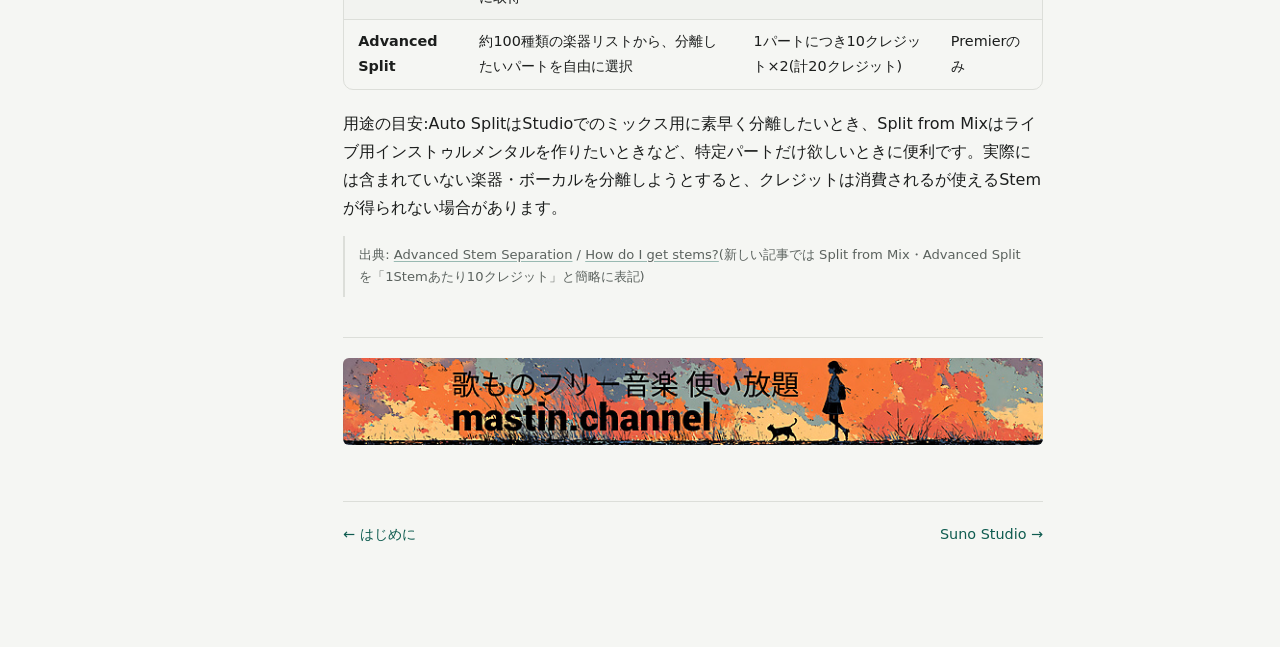
<file: making-music.html>
<!DOCTYPE html>
<html lang="ja">
<head>
<meta charset="utf-8">
<meta name="viewport" content="width=device-width, initial-scale=1">
<title>Sunoで曲を作る方法まとめ｜v6・Extend・Voices・Albums・ダウンロード - Suno AI 日本語マニュアル(非公式)</title>
<meta name="description" content="Suno AIで曲を作る・編集する全操作を解説。v6の新機能、Extend、Persona・Voices、Albums、ダウンロード上限、Stem分離まで、非公式日本語マニュアルがまとめて紹介します。">
<link rel="canonical" href="https://suno.mastinchannel.com/making-music.html">
<link rel="icon" href="favicon.svg" type="image/svg+xml">
<link rel="stylesheet" href="styles.css">

<meta property="og:type" content="article">
<meta property="og:locale" content="ja_JP">
<meta property="og:site_name" content="Suno AI 日本語マニュアル(非公式)">
<meta property="og:url" content="https://suno.mastinchannel.com/making-music.html">
<meta property="og:title" content="Sunoで曲を作る方法まとめ｜v6・Extend・Voices・Albums・ダウンロード">
<meta property="og:description" content="Suno AIで曲を作る・編集する全操作を解説。v6の新機能、Extend、Persona・Voices、Albums、ダウンロード上限、Stem分離まで、非公式日本語マニュアルがまとめて紹介します。">
<meta property="og:image" content="https://suno.mastinchannel.com/assets/og-image.jpg">
<meta property="og:image:width" content="1520">
<meta property="og:image:height" content="800">

<meta name="twitter:card" content="summary_large_image">
<meta name="twitter:title" content="Sunoで曲を作る方法まとめ｜v6・Extend・Voices・Albums・ダウンロード">
<meta name="twitter:description" content="Suno AIで曲を作る・編集する全操作を解説。v6の新機能、Extend、Persona・Voices、Albums、ダウンロード上限、Stem分離まで、非公式日本語マニュアルがまとめて紹介します。">
<meta name="twitter:image" content="https://suno.mastinchannel.com/assets/og-image.jpg">

<script type="application/ld+json">
{
  "@context": "https://schema.org",
  "@type": "BreadcrumbList",
  "itemListElement": [
    { "@type": "ListItem", "position": 1, "name": "Suno AI 日本語マニュアル", "item": "https://suno.mastinchannel.com/" },
    { "@type": "ListItem", "position": 2, "name": "曲を作る", "item": "https://suno.mastinchannel.com/making-music.html" }
  ]
}
</script>
<script type="application/ld+json">
{
  "@context": "https://schema.org",
  "@type": "TechArticle",
  "headline": "Sunoで曲を作る方法まとめ",
  "description": "Suno AIで曲を作る・編集する全操作を解説。v6の新機能、Extend、Persona・Voices、Albums、ダウンロード上限、Stem分離まで網羅した日本語ガイド。",
  "inLanguage": "ja",
  "datePublished": "2026-07-08",
  "dateModified": "2026-10-20",
  "url": "https://suno.mastinchannel.com/making-music.html",
  "mainEntityOfPage": "https://suno.mastinchannel.com/making-music.html",
  "image": "https://suno.mastinchannel.com/assets/og-image.jpg",
  "author": { "@type": "Organization", "name": "mastin channel", "url": "https://mastinchannel.com" },
  "publisher": { "@type": "Organization", "name": "mastin channel", "url": "https://mastinchannel.com" }
}
</script>
<script type="application/ld+json">
{
  "@context": "https://schema.org",
  "@type": "HowTo",
  "name": "Extendで曲を伸ばす方法",
  "step": [
    { "@type": "HowToStep", "position": 1, "text": "曲の「…」アイコンから Remix/Edit を選ぶ" },
    { "@type": "HowToStep", "position": 2, "text": "Extend までスクロール" },
    { "@type": "HowToStep", "position": 3, "text": "Extend ウィンドウ内の矢印をドラッグして、元の曲をどこまで残すか・どこから延長するかを指定する(再生しながら位置を確認可能)" },
    { "@type": "HowToStep", "position": 4, "text": "新しい歌詞やスタイルを入力し Create" },
    { "@type": "HowToStep", "position": 5, "text": "気に入ったExtendができたら「…」→ Create → Get Whole Song で、元の曲と新しい部分を1つの曲としてつなげる" }
  ]
}
</script>
<script type="application/ld+json">
{
  "@context": "https://schema.org",
  "@type": "HowTo",
  "name": "Voiceプロフィールの作り方",
  "step": [
    { "@type": "HowToStep", "position": 1, "text": "Create の Add Voice ボタン(または表示される Try Now)をクリック" },
    { "@type": "HowToStep", "position": 2, "text": "既存のVoiceを選ぶか、Create Voice で新規作成" },
    { "@type": "HowToStep", "position": 3, "text": "音源を選択する:ライブラリ内の曲/リアルタイム録音/音声ファイルのアップロード(15秒〜4分、うちベストな2分を選択)" },
    { "@type": "HowToStep", "position": 4, "text": "表示されたフレーズを読み上げて本人確認(なりすまし防止のための音声検証)" },
    { "@type": "HowToStep", "position": 5, "text": "スキルレベル・プロフィール画像・名前などを設定して保存" },
    { "@type": "HowToStep", "position": 6, "text": "歌詞・スタイル・タイトルを入力し、モデルにVoiceが選択されていることを確認してCreate(Audio Influenceは高めに設定)" }
  ]
}
</script>

<script async src="https://www.googletagmanager.com/gtag/js?id=G-RGBV7L04Y0"></script>
<script>
  window.dataLayer = window.dataLayer || [];
  function gtag(){dataLayer.push(arguments);}
  gtag('js', new Date());
  gtag('config', 'G-RGBV7L04Y0');
</script>
</head>
<body id="top">

<header class="topbar">
  <div class="topbar-inner">
    <div class="brand">
      <button class="nav-toggle" id="navToggle" aria-expanded="false" aria-controls="sidebar">目次 ☰</button>
      <div class="brand-text">
        <a class="mark" href="index.html" style="text-decoration:none;">Suno AI 日本語マニュアル</a>
        <span class="sub">非公式・2026年10月20日時点</span>
      </div>
    </div>
  </div>
</header>

<div class="layout">
  <aside class="sidebar" id="sidebar">
    <nav aria-label="目次">
      <ol>
        <li><a class="chap" href="intro.html">はじめに</a></li>
        <li>
          <a class="chap" href="making-music.html">曲を作る</a>
          <ul class="sub-links">
            <li><a href="making-music.html#mm-v6">v6でできること</a></li>
            <li><a href="making-music.html#mm-edit">曲を編集する</a></li>
            <li><a href="making-music.html#mm-material">素材から曲を作る</a></li>
            <li><a href="making-music.html#mm-prompt">プロンプトとスタイル</a></li>
            <li><a href="making-music.html#mm-persona">Persona と Voice</a></li>
            <li><a href="making-music.html#mm-remix">Remix・Cover・共有</a></li>
            <li><a href="making-music.html#mm-manage">曲の管理・Albums</a></li>
            <li><a href="making-music.html#mm-download">ダウンロード上限</a></li>
            <li><a href="making-music.html#mm-stem">Stem分離</a></li>
          </ul>
        </li>
        <li>
          <a class="chap" href="studio.html">Suno Studio</a>
          <ul class="sub-links">
            <li><a href="studio.html#st-overview">概要・動作環境</a></li>
            <li><a href="studio.html#st-basics">基本操作・ショートカット</a></li>
            <li><a href="studio.html#st-chat">Studio Chat</a></li>
            <li><a href="studio.html#st-midi">MIDI・シンセ</a></li>
            <li><a href="studio.html#st-edit">編集・録音</a></li>
            <li><a href="studio.html#st-mix">エフェクト・オートメーション</a></li>
            <li><a href="studio.html#st-export">エクスポート</a></li>
            <li><a href="studio.html#st-updates">最近のアップデート</a></li>
          </ul>
        </li>
        <li><a class="chap" href="mobile.html">モバイルアプリ</a></li>
        <li><a class="chap" href="billing.html">アカウントと請求</a></li>
        <li><a class="chap" href="rights.html">権利と著作権</a></li>
        <li><a class="chap" href="hooks.html">Hooks</a></li>
        <li><a class="chap" href="community.html">コミュニティ・リソース</a></li>
        <li><a class="chap" href="glossary.html">用語集</a></li>
        <li><a class="chap" href="appendix.html">付録:更新履歴</a></li>
      </ol>
    </nav>
    <div class="sidebar-footer">
      本ページはSuno, Inc.公式の文書ではありません。最新情報は<br>
      <a href="https://help.suno.com/en">help.suno.com</a> でご確認ください。
    </div>
  </aside>

  <main>
    <div class="content">

      <p class="breadcrumb"><a href="index.html">Suno AI 日本語マニュアル</a> ＞ 曲を作る</p>
      <p class="eyebrow">Chapter 02</p>
      <h1>Sunoで曲を作る方法まとめ</h1>
      <p>この章では、生成した曲を編集・加工したり、素材から曲を作ったり、プロンプトを工夫したりするための機能をまとめます。ほとんどの操作は、曲の <span class="term">More Actions</span>(3点リーダー「…」アイコン)メニューから行います。</p>

      <h2 id="mm-v6">v6でできること(自然な言葉での編集・マッシュアップ・Max Mode)</h2>
      <p>2026年9月に登場した <span class="term">v6</span> は、ボーカル・楽器編成・曲構成・ムード・参照曲など、ミュージシャンが使う言葉や考え方をより深く理解します。Simple Mode では、Cover・Remix・Extend のどれを使うかを自分で選ばなくても、やりたいことを書けばモデルが手順を判断します。v6で新しくできるようになった主なことは次のとおりです(カッコ内は公式の例文)。</p>
      <ul>
        <li><strong>曲の一部を言葉で編集</strong>:気に入っている部分はそのままに、1つのセクションだけ変える(「Change the chorus so it's sung by a gospel choir」)</li>
        <li><strong>複数の曲からマッシュアップ</strong>:自分の別々の曲の要素を組み合わせる(「Take the vocals from x, drums from y and add new lyrics about losing control, make it 80s synthwave」)</li>
        <li><strong>サンプリングからビート作り</strong>:「Sample the riff at 0:45, isolate the guitar, build a beat around it」のように1回の指示で</li>
        <li><strong>雰囲気から作る</strong>:「Make a song that feels like midnight on a rooftop」</li>
        <li><strong>テキスト・音声・画像・動画から作る</strong>:文章、ボイスメモ、写真、動画を曲の出発点にできる</li>
        <li><strong>歌詞を1語だけ直す</strong>:曲全体を作り直さずに「Change the lyric from 'love' to 'light'」</li>
      </ul>

      <h3>Max Mode と Variety スライダー</h3>
      <ul>
        <li><strong>Max Mode</strong>:v6にじっくり時間をかけて仕上げさせるオプション。クレジット消費は増えますが、2分を超える曲、原曲に近いままのCover、ある曲のスタイルを別の曲に移す場合、曲全体でボーカルとスタイルを一定に保ちたい場合に向いています。短い曲やアイデア出しなら通常モードで十分です。</li>
        <li><strong>Variety スライダー</strong>:スタイルのプロンプトを調整・補足して、出力にバリエーションを持たせます。スタイルタグを自分で完全にコントロールしたいときは 0 にします。</li>
      </ul>
      <blockquote class="source">出典: <a href="https://help.suno.com/en/articles/13924481">v6 FAQ</a> / <a href="https://help.suno.com/en/articles/13924801">What's new in v6?</a></blockquote>

      <h2 id="mm-edit">Sunoで曲を編集する方法(Extend・Crop・Replace Section)</h2>

      <h3>Extend機能で曲を伸ばす方法</h3>
      <p>曲の続きを作りたい、あるいは終わり方を変えたいときは <span class="term">Extend</span> を使います。</p>
      <ol>
        <li>曲の「…」アイコンから Remix/Edit を選ぶ</li>
        <li>Extend までスクロール</li>
        <li>Extend ウィンドウ内の矢印をドラッグして、元の曲をどこまで残すか・どこから延長するかを指定(再生しながら位置を確認可能)</li>
        <li>新しい歌詞やスタイルを入力し Create</li>
        <li>気に入ったExtendができたら「…」→ Create → Get Whole Song で、元の曲と新しい部分を1つの曲としてつなげられる</li>
      </ol>
      <blockquote class="source">出典: <a href="https://help.suno.com/en/articles/2409601">How do I make my song longer?</a></blockquote>

      <h3>Cropで曲の前後を切り詰める方法</h3>
      <p>Pro/Premierプランでは、曲の冒頭や末尾の不要な部分をカットできます。</p>
      <ol>
        <li>Library または Create で曲を選択</li>
        <li>「…」→ Remix/Edit → Crop Song</li>
        <li>波形をドラッグして範囲を選択、端をドラッグして微調整</li>
        <li>Crop Song をクリックすると、新しい曲としてLibraryとWorkspaceに追加される</li>
      </ol>
      <blockquote class="source">出典: <a href="https://help.suno.com/en/articles/3166529">How do I crop a song?</a></blockquote>

      <h3>Replace Sectionで曲の一部を差し替える方法</h3>
      <p>Cropが曲の前後を切るのに対し、Replace Sectionは曲の<strong>途中</strong>を差し替えたり歌詞を変更したりできます(Pro/Premier)。</p>
      <ol>
        <li>「…」→ Edit → Replace Section</li>
        <li>差し替えたい範囲をドラッグして選択(元の歌詞が表示される)</li>
        <li>歌詞を修正し、Create の位置にある Recreate Section をクリック</li>
        <li>生成された2つの候補を聴き比べて選択 → Confirm</li>
        <li>差し替えた部分を含む新しい「Whole Song」が作成される(Section/Full Songとしてタグ付け)</li>
      </ol>
      <blockquote class="source">出典: <a href="https://help.suno.com/en/articles/3271873">Can I replace a section of a song?</a></blockquote>

      <h3>Song Editorでセクション単位に編集する方法</h3>
      <p>波形を見ながらセクションごとに編集できるのが Song Editor です(2025年のArtist Updateで追加)。主な機能:</p>
      <ul>
        <li><strong>Fade In / Fade Out</strong>:各セクションの端にあるアイコンをクリック、ドラッグでフェード長を調整</li>
        <li><strong>セクションの並べ替え</strong>:セクション名をドラッグして移動(サビとAメロの入れ替えなどに便利)</li>
        <li><strong>Quick Replace</strong>:選択中セクションをワンクリックで別バージョンに差し替え</li>
        <li><strong>新規セクション追加</strong>:セクション間の「+」アイコンから、ビート数と歌詞を指定して新しいセクションを生成</li>
        <li><strong>More Actions(…)</strong>:セクション名やカラーの変更、Split(分割)・Crop など</li>
      </ul>
      <blockquote class="source">出典: <a href="https://help.suno.com/en/articles/6141505">How to Use: Song Editor</a></blockquote>

      <h3>Remasterで音質・ミックスを整える方法</h3>
      <p>Remasterは、曲の構成・歌詞・演奏はそのままに、音質やミックスだけを整えたいときに使います。Create メニューから選択でき、Variation strength(変化の度合い)を Subtle / Normal(既定) / High から選べます。</p>
      <ul>
        <li><strong>Subtle</strong>:ミックスを少しクリーンにしたいだけのとき</li>
        <li><strong>Normal</strong>:曲の雰囲気は保ちつつ、少し変化を加えたいとき</li>
        <li><strong>High</strong>:ボーカルの質感や楽器バランスなど、明確な変化を試したいとき</li>
      </ul>
      <p>似た機能に <span class="term">Cover</span> がありますが、Coverはボーカルやジャンルなど大きな変更を加えるためのもの、Remasterはあくまで音質・ミックス調整用です(歌詞の変更やジャンルの大幅変更には向きません)。Remaster画面ではモデルも選べ、過去のモデルで作った曲もRemasterできます。</p>
      <blockquote class="source">出典: <a href="https://help.suno.com/en/articles/8105281">Remaster</a></blockquote>

      <h3>Reuse Promptで声や歌詞を変えて作り直す方法</h3>
      <p>曲そのものは1つの音声ファイルなので、あとから声や歌詞だけを直接編集することはできません(Stemを使った編集は<a href="studio.html">Suno Studio</a>を参照)。手軽な代替手段が <span class="term">Reuse Prompt</span> です。</p>
      <ul>
        <li>Library で曲の「…」→ Reuse Prompt を選ぶと、以前と同じ設定(歌詞・スタイル・タイトル)が入力された状態で新規作成画面が開き、そこから内容を変更できる</li>
        <li>曲の終わり方だけを変えたい場合は Extend も利用可能</li>
      </ul>
      <blockquote class="source">出典: <a href="https://help.suno.com/en/articles/2417409">Can I change the voice or lyrics in my song?</a></blockquote>
      <p>他人の曲からインスピレーションを得て Reuse Prompt を使う場合、歌詞が含まれる曲では元の作者の許可が必要です(詳しくは<a href="rights.html">権利と著作権</a>)。</p>
      <blockquote class="source">出典: <a href="https://help.suno.com/en/articles/2551041">Can I use Reuse Prompt with someone else's song?</a></blockquote>

      <h2 id="mm-material">アップロード音源やプレイリストから曲を作る方法</h2>

      <h3>Upload Audioで自分の音源から曲を作る方法</h3>
      <p>自分で録音したメロディや、気になった音を素材にして曲を作れます。</p>
      <ol>
        <li>Create 画面から Upload Audio を選択</li>
        <li>端末からファイルを読み込むか、その場で録音(6〜60秒、Pro/Premierは最大120秒)</li>
        <li>必要に応じてタイトルやアルバムアートを変更</li>
        <li>アップロード素材の著作権は自分にあることに同意して Continue</li>
        <li>Library から Extend などを使って曲を組み立てていく</li>
      </ol>
      <p>2025年のArtist Update以降は、さらに長い音源をアップロードできます。Basic(無料)プランは60秒まで、Pro/Premierプランは最大8分の音源をアップロードして、曲全体の素材にできます。v6では、アップロード音源に加えて画像や動画もプロンプトに入れられます(<a href="#mm-v6">v6でできること</a>)。</p>
      <blockquote class="source">出典: <a href="https://help.suno.com/en/articles/2477633">What does Upload Audio do?</a> / <a href="https://help.suno.com/en/articles/6141569">How to Use: Audio Uploads</a></blockquote>

      <h3>Suno Soundsで効果音・サンプル音を作る方法</h3>
      <p>Suno Sounds は、楽曲そのものではなく、効果音・楽器サンプル・環境音などの短い音声クリップをテキストプロンプトから生成する実験的機能です。</p>
      <ul>
        <li>アクセス方法: Create を開き、上部の Simple / Advanced / Sounds から Sounds を選択(v6で動作)</li>
        <li>プロンプトは具体的に(例:「cinematic whoosh transition sound」「heavy metal door slam with echo」)</li>
        <li>Type は <strong>One Shot</strong>(単発の音)か <strong>Loop</strong>(ループ素材)を選択でき、BPMやKeyも指定可能</li>
        <li>Createを押すと2つのサンプルが生成される</li>
        <li>コツ:分かりやすい擬音語(whoosh, glitch, rumble, crash, bark, kick drum など)を使う、長さを指定したいときは「5 second long sound of...」のように書く、結果が違っても新しい発見として活用する</li>
      </ul>
      <blockquote class="source">出典: <a href="https://help.suno.com/en/articles/10625537">Suno Sounds: Generate Custom Audio Samples</a></blockquote>

      <h3>Speech(β)で語りとBGMを一緒に作る</h3>
      <p>2026年10月1日に公開された <span class="term">Speech</span> は、「話し声」とその伴奏を1回で同時に作る新しいモデルです。やさしいピアノに乗せた読み聞かせ、スタジアムのドラムに乗せた檄、ASMR風のコンテンツなどが作れます。Web版とモバイル版のCreateから使えるベータ版で、ユーザーの意見をもとに改良していくと案内されています(対象プランやクレジット消費は、執筆時点で公式に記載がありません)。</p>
      <blockquote class="source">出典: <a href="https://suno.com/release-notes/introducing-speech-beta">Introducing Speech (beta)</a>(リリースノート)</blockquote>

      <h3>Add Vocalsでインストゥルメンタルに歌を乗せる方法</h3>
      <p>インストゥルメンタル(アップロードまたは生成、あるいはStemから作成)に、自分の歌詞をもとにしたボーカルを乗せる機能です(β版、Pro/Premier限定)。</p>
      <ol>
        <li>Library または Workspaces で対象の曲を選択</li>
        <li>「…」→ remix メニューから Add Vocals を選択</li>
        <li>歌詞を入力して Create</li>
      </ol>
      <p>Advanced Options の Audio Strength スライダーで、元のインストゥルメンタルへの忠実度を調整できます。</p>
      <blockquote class="source">出典: <a href="https://help.suno.com/en/articles/6882817">Add Vocals</a></blockquote>

      <h3>Inspireでプレイリストの雰囲気から新曲を作る方法</h3>
      <p>お気に入りの曲をまとめたプレイリストの雰囲気(ムード・テンポ・楽器編成など)を分析し、それをもとに新しい曲を生成する機能です。</p>
      <ul>
        <li>Create ページ(Custom Mode)の歌詞欄上にある <strong>+Inspo</strong> ボタンからプレイリストを選択</li>
        <li>または、任意のプレイリスト上部の Inspire ボタンから利用</li>
        <li>コツ:精度を上げたい場合は3〜5曲程度の短いプレイリストがおすすめ</li>
      </ul>
      <blockquote class="source">出典: <a href="https://help.suno.com/en/articles/6882753">Inspire</a></blockquote>

      <h2 id="mm-prompt">Sunoのプロンプトの書き方とスタイル指定のコツ</h2>

      <h3>Excludeで含めたくない要素を除外する方法</h3>
      <p>含めたくない要素(特定の楽器など)を指定できます。Custom Modeで Advanced Options を開き、Exclude欄に除外したい内容を入力します。生成結果には「いいね/よくないね」で評価しておくと、今後の精度向上に役立ちます。</p>
      <blockquote class="source">出典: <a href="https://help.suno.com/en/articles/3161921">How do I exclude elements of a song?</a></blockquote>

      <h3>Creative Slidersの使い方(Weirdness・Style Influence・Audio Influence)</h3>
      <p>Custom Modeで使える3つのスライダーで、生成の傾向を調整できます。</p>
      <ul>
        <li><strong>Weirdness</strong>:Safe〜Chaos(50%が標準)</li>
        <li><strong>Style Influence</strong>:Loose〜Strong(スタイル入力にどれだけ忠実か)</li>
        <li><strong>Audio Influence</strong>:Audio Uploadを使う場合のみ表示。アップロード素材への忠実度</li>
      </ul>
      <blockquote class="source">出典: <a href="https://help.suno.com/en/articles/6141377">How to Use: Creative Sliders</a></blockquote>

      <h3>ボーカルの性別を指定する方法</h3>
      <p>Simple Mode では説明文に male / female を入れます(例:「A 90's alternative song with female vocals」)。Custom Mode では Advanced Options の <strong>Vocal Gender</strong> で Male / Female を選び、Style欄に「gritty」「soft」などの言葉を足すと声質をさらに絞り込めます(例:Style に「blues rock with gritty male vocal」、Vocal Gender は Male)。</p>
      <blockquote class="source">出典: <a href="https://help.suno.com/en/articles/10153473">Can I choose the gender of the singer in my song?</a></blockquote>

      <h3>新しい歌詞エディター(Web版)</h3>
      <p>2026年7月9日、Web版の歌詞エディターが新しくなりました。</p>
      <ul>
        <li><strong>Lyricist</strong>:お手本の歌詞を保存し、新しい歌詞のスタイルの参考にできる</li>
        <li><strong>言葉で編集</strong>:「この行をもっと面白く」のように頼める</li>
        <li><strong>候補とヒント</strong>:単語を選ぶと韻の候補、行を選ぶとアイデアを提案</li>
        <li>全画面エディター、Verse・Outroなどの構成ラベル、自動保存</li>
      </ul>
      <blockquote class="source">出典: <a href="https://suno.com/release-notes/lyrics-improvements-on-web">Lyrics improvements on Web</a>(リリースノート)</blockquote>

      <h3>プロンプトを強化する方法(Creative Prompt Boosting・My Taste)</h3>
      <ul>
        <li><strong>Creative Prompt Boosting</strong>:スタイル欄にプロンプトを入力後、右上のアイコンをクリックすると、より豊かな表現に自動変換してくれます。</li>
        <li><strong>My Taste</strong>:自分がよく使うジャンルや好みを学習し、Stylesの魔法の杖アイコンから、パーソナライズされたスタイル説明を生成できます(全ユーザー利用可・デフォルトで有効)。設定はアバターメニューの My Taste から変更可能です。</li>
        <li>歌詞欄でも、ジャンルだけでなく背景描写を含めた具体的なプロンプトを書くと、より意図に近い結果が得られます。</li>
      </ul>
      <blockquote class="source">出典: <a href="https://help.suno.com/en/articles/11362561">My Taste</a>(V4.5時代のプロンプト関連記事は公式ヘルプから削除済み)</blockquote>

      <h3>音楽用語を使ってプロンプトの精度を上げるコツ</h3>
      <p>テンポ(Adagio、Allegroなど)、ダイナミクス(Crescendo、Staccatoなど)、曲構成(Verse、Chorus、Bridgeなど)、ジャンル、ボーカル技法(Falsetto、Melismaなど)といった音楽用語を組み合わせると、狙った雰囲気に近づけやすくなります。詳しい用語一覧は<a href="glossary.html">用語集</a>を参考にしてください。</p>

      <h2 id="mm-persona">PersonaとVoicesの使い方</h2>

      <h3>Personaの作り方(曲の「らしさ」を保存して再利用する機能)</h3>
      <p>お気に入りの曲のボーカルやスタイルの本質を保存し、別の曲づくりに呼び出せる機能です。</p>
      <ol>
        <li>好きな曲の「…」→ Create → Make Persona</li>
        <li>Personaは既定で公開設定。非公開にしたい場合はトグルで切り替え</li>
        <li>名前・アバター・説明を設定</li>
      </ol>
      <p>作成したPersonaは Library の Personas タブ、または <a href="https://suno.com/me/personas">suno.com/me/personas</a> から確認できます。Custom Modeで新しい曲を作る際、歌詞欄の上にあるPersonaエリアから呼び出すと、スタイルが自動的に反映されます。</p>
      <blockquote class="source">出典: <a href="https://help.suno.com/en/articles/3484161">What are Personas?</a></blockquote>

      <h3>Voicesで自分の声をSuno楽曲に反映する方法</h3>
      <p>2026年3月(v5.5)に追加された Voices は、Personaをさらに発展させ、<strong>自分自身の声</strong>をSuno楽曲に反映できる機能です。歌手でなくても、自分の声で歌う楽曲を作れます。Create画面では、Personaの代わりにVoicesボタンが表示されるようになりましたが、スタイル面のPersonaは引き続きVoicesメニュー内で利用できます。</p>
      <p><strong>Voiceプロフィールの作り方:</strong></p>
      <ol>
        <li>Create の Add Voice ボタン(または表示される Try Now)をクリック</li>
        <li>既存のVoiceを選ぶか、Create Voice で新規作成</li>
        <li>音源を選択:ライブラリ内の曲/リアルタイム録音/音声ファイルのアップロード(15秒〜4分、うちベストな2分を選択)</li>
        <li>表示されたフレーズを読み上げて本人確認(なりすまし防止のための音声検証)</li>
        <li>スキルレベル・プロフィール画像・名前などを設定して保存</li>
        <li>歌詞・スタイル・タイトルを入力し、モデルにVoiceが選択されていることを確認してCreate(Audio Influenceは高めに設定)</li>
      </ol>
      <p>アカペラ(伴奏なし)の録音が最もきれいな結果につながります。伴奏入りの音源でもStem分離で自動的にボーカルが抽出されます。Voicesは18歳以上のユーザーのみ利用可能で、地域によっては利用できない場合があります。</p>
      <p>2026年8月7日からは iOS・Android アプリでも Voices が使えるようになりました。一度声を録音すれば、どの曲にも使えます。無料プランでも試せ、有料プランではより多くの機能が使えると案内されています。</p>
      <blockquote class="source">出典: <a href="https://help.suno.com/en/articles/11362369">Voices: Use Your Voice in Suno</a></blockquote>
      <p><strong>よくある質問:</strong></p>
      <ul>
        <li>自分のVoiceを使った曲は、公開設定(かつRemix許可)にすれば他ユーザーがCoverやRemixすることも可能です。</li>
        <li>Voiceの通報は、アプリ内から直接行えます。</li>
        <li>音声認証に失敗する場合は静かな環境で明瞭に発話する、声が似ないと感じる場合はVoicesに対応したモデルが選択されているか・Audio Influenceを上げてみるなどを確認してください(FAQ原文はv5.5時代の記述のままです)。</li>
      </ul>
      <blockquote class="source">出典: <a href="https://help.suno.com/en/articles/11362433">Voices FAQ</a> / <a href="https://suno.com/release-notes/updates-to-voices">Updates to Voices</a>(リリースノート)</blockquote>

      <h3>Custom Modelsで自分の曲用にモデルを調整する方法</h3>
      <p>Pro/Premierユーザーは、Suno外で作った自分の楽曲(最低6曲)をアップロードして、最大3つの独自モデルバリアントを作成できます。Bulk Upload機能で複数曲をまとめてアップロードすることも可能です。</p>
      <ol>
        <li>Create のモデル選択メニューから Create Custom Model を選ぶ</li>
        <li>6曲以上アップロードしたら Create Custom Model を実行(準備に2〜5分程度)</li>
        <li>完成するとモデル選択メニューに表示される</li>
      </ol>
      <p>アップロードする曲はすべて自分が権利を持つものである必要があります。Custom Models は現在 v6 をベースに動いており、v5.5時代に作ったモデルも自動でv6ベースに切り替わりました。</p>
      <p><strong>共有について(2026年10月15日〜):</strong> ヘルプ記事には「Custom Modelは非公開で共有できない」とありますが、10月15日のリリースノートで、<strong>Premier</strong> ユーザーは Custom Model を共同制作者と共有できるようになり、あわせて学習に使える曲数(入力)が2倍になったと発表されました。</p>
      <blockquote class="source">出典: <a href="https://help.suno.com/en/articles/11362497">Using Custom Models</a> / <a href="https://suno.com/release-notes/collaboration-on-suno">Collaboration on Suno</a>(リリースノート)</blockquote>

      <h2 id="mm-remix">Remix・Coverの使い方と曲の共有設定</h2>

      <h3>Remixとは何か</h3>
      <p>Sunoでの「Remix」は、Cover・Extend・Adjust Speed・Reuse Prompt(Styles and Lyrics)・Crop・Replace Sectionといった一連の派生操作をまとめた呼び方です。Web版では「…」メニューの一番上に Remix/Edit があります。</p>
      <p>他人の曲をRemixするには、その曲でRemixが許可されている必要があります。自分がオリジナルの作者でない曲のRemixは収益化できません。2026年9月の規約改定後は、自分の曲のRemixを商用利用する場合も有料プランのダウンロード枠を使う必要があります(詳しくは<a href="rights.html#rights-remix">権利と著作権</a>)。</p>
      <blockquote class="source">出典: <a href="https://help.suno.com/en/articles/6050497">How do I make a Remix?</a> / <a href="https://help.suno.com/en/articles/5663873">Remix FAQ's</a></blockquote>

      <p><strong>Remixの許可設定:</strong> 2025年5月21日より前に作られた曲はデフォルトでRemix無効、それ以降に作られた曲はデフォルトで有効です(公開範囲とは別設定)。「…」→ Visibility and Permissions の Allow Remixes トグルでいつでも変更できます。</p>
      <blockquote class="source">出典: <a href="https://help.suno.com/en/articles/5675265">How do I enable or disable Remixes?</a></blockquote>

      <p><strong>帰属表示(Attribution):</strong> 誰かがあなたの曲をRemixすると、その曲のページに必ず元の曲へのリンクが表示され、誰の作品かが分かるようになっています。</p>
      <blockquote class="source">出典: <a href="https://help.suno.com/en/articles/6050561">Will I get attribution when someone Remixes my song?</a></blockquote>
      <p>収益化の可否については<a href="rights.html">権利と著作権</a>の章で詳しく扱います。</p>

      <h3>Coverでメロディを保ったままスタイルを変換する方法</h3>
      <p>既存の楽曲のメロディを保ったまま、スタイルだけを変換する機能です(β版、Pro/Premier限定)。自分が作った曲にのみ使用可能です。</p>
      <ol>
        <li>Libraryで対象の曲を選択</li>
        <li>「…」→ Create → Cover Song</li>
        <li>新しいStyle of Musicとタイトルを入力しCreate</li>
      </ol>
      <p>最初のCover生成はクレジット無料です。</p>
      <blockquote class="source">出典: <a href="https://help.suno.com/en/articles/2872257">What is a Cover?</a></blockquote>

      <h3>曲の共有方法と公開設定(Public / Link Only)</h3>
      <p>曲は作成時デフォルトで <strong>Link Only</strong>(リンクを知っている人のみ視聴可)です。公開範囲は「…」メニューの Visibility からいつでも変更できます。</p>
      <ul>
        <li><strong>Public</strong> に変更すると、プロフィールで公開され、検索対象になり、ホームページのおすすめプレイリストに掲載される可能性があります。</li>
        <li>Library の Copy Link ボタン、または「…」の Share オプションからリンクを共有できます。</li>
        <li>Suno Discordサーバー(ヘルプセンターのフッターにリンクあり)でも音楽を共有できます。</li>
      </ul>
      <blockquote class="source">出典: <a href="https://help.suno.com/en/articles/2481537">Will my song appear on the Suno home page?</a> / <a href="https://help.suno.com/en/articles/2565761">How do I share my music?</a> / <a href="https://help.suno.com/en/articles/2551361">Why don't I see songs in my profile?</a></blockquote>

      <h3>コンテンツモデレーションの仕組み</h3>
      <p>有名アーティストの実名、著作権・商標に触れる語句、誹謗中傷、過度な下品表現などを含む曲は生成がブロックされたり、公開後に削除・非公開化されたりする場合があります。コミュニティからの通報でも確認され、著作権者からの申し立てがあればDMCAガイドラインに従って対応されます。不明点は support@suno.com まで。</p>
      <blockquote class="source">出典: <a href="https://help.suno.com/en/articles/3198209">Does Suno moderate songs?</a></blockquote>

      <h2 id="mm-manage">曲の管理方法(Workspaces・Albums・プレイリスト・削除)</h2>

      <h3>Workspacesで曲を整理する方法</h3>
      <p>Create画面内で使える整理機能で、Libraryとは別に曲をまとめられます。</p>
      <ul>
        <li>Createボタン上の My Workspace から、既存ワークスペースの選択や新規作成が可能</li>
        <li>Extendで作った派生曲をまとめて管理するのに便利</li>
        <li>Libraryで複数曲をShift+クリック/Command(Ctrl)+クリックで選択し、Move to Workspaceでまとめて移動可能</li>
        <li>Filtersボタンで、例えば「Public」の曲だけを表示するなど絞り込みができる</li>
      </ul>
      <p><strong>Shareable Workspaces(2026年10月15日〜):</strong> ワークスペースをチームで共有できるようになりました。招待した人だけがアクセスできる、共有の曲ライブラリとして使えます(Pro / Premier)。</p>
      <blockquote class="source">出典: <a href="https://help.suno.com/en/articles/4326849">What are Workspaces?</a> / <a href="https://suno.com/release-notes/collaboration-on-suno">Collaboration on Suno</a>(リリースノート)</blockquote>

      <h3>Albumsで作品をアルバムとして公開する方法</h3>
      <p>2026年10月5日から、自分の曲をまとめて <span class="term">Albums</span>(アルバム)として公開できるようになりました(Web・iOS・Android)。プレイリストは複数のアーティストの曲を集めたものですが、アルバムは<strong>自分ひとりの作品集</strong>で、自分の曲しか入れられません。</p>
      <ol>
        <li>Library → <a href="https://suno.com/me/albums">Albums</a> を開き、<strong>+ New Album</strong> を選ぶ</li>
        <li>カバーアート(アップロードまたは生成)、タイトル、種類(LP または EP)、説明を入力して <strong>Create album</strong></li>
        <li>アルバムのページで <strong>+ Add songs</strong> を選び、自分の曲やプレイリストから曲を追加。ドラッグで曲順を並べ替える</li>
        <li><strong>Publish Album</strong> を選び、内容を確認して <strong>Publish</strong>(全曲を同じアートワークにしたい場合は Use Album cover for all songs をオン)</li>
      </ol>
      <ul>
        <li>アルバムを公開すると、中の<strong>未公開の曲もすべて公開</strong>されます。公開前に下書きのリンクを送って意見をもらうこともできます。</li>
        <li>公開するとフォロワーに通知が届き、プロフィールに表示されます。Sunoのホームや Explore で紹介されることもあります。</li>
        <li>公開後も、曲の追加・削除・並べ替えや、タイトル・説明・カバーアートの変更ができます。</li>
        <li>既存のプレイリストは「…」→ <strong>Make Album from Playlist</strong> でアルバムにできます(元のプレイリストは残り、自分の曲だけが入ります)。</li>
        <li>LP(フルアルバム)か EP(数曲の短い作品)かはラベルの違いだけで、機能は同じです。他の人のアルバムは Albums タブからライブラリに保存できます。</li>
      </ul>
      <blockquote class="source">出典: <a href="https://help.suno.com/en/articles/14227201">How to Create an Album</a> / <a href="https://help.suno.com/en/articles/14227329">How to Add Songs to My Album</a> / <a href="https://help.suno.com/en/articles/14227585">Publishing &amp; Sharing your Album</a> / <a href="https://help.suno.com/en/articles/14227457">Migrating a Playlist to an Album</a> / <a href="https://help.suno.com/en/articles/14227009">Albums FAQ</a></blockquote>

      <h3>プレイリストとカバーアートの改善</h3>
      <ul>
        <li><strong>プレイリスト(2026年8月19日〜)</strong>:シャッフル再生(Web)、ライブラリへのクイック追加、自分/Suno/他のクリエイターのプレイリストでの絞り込み、曲の追加・並べ替え、グリッド/リスト表示、プレイリスト内・横断検索、ライブラリ上部へのピン留め(Web)。カバーアートは曲のアートから自動で作られ、自分で生成することもできます。</li>
        <li><strong>オフライン再生(2026年8月20日〜)</strong>:iOS・Androidアプリでプレイリストを保存し、通信なしで聴けます。</li>
        <li><strong>カバーアート(2026年7月31日〜、Web)</strong>:画像をドロップしてテキストで指示すると、新しい画像や動画のカバーアートに編集できます。曲・プレイリスト・プロフィール画像・プロフィールバナーに使えます。</li>
      </ul>
      <blockquote class="source">出典: <a href="https://suno.com/release-notes/playlist-improvements-on-web-and-ios">Playlist Improvements on Web and Mobile</a> / <a href="https://suno.com/release-notes/offline-playlists-on-mobile">Offline Playlists on Mobile</a> / <a href="https://suno.com/release-notes/cover-art-improvements">Cover Art Improvements</a>(リリースノート)</blockquote>

      <h3>曲を削除する方法</h3>
      <p>不要な曲は「…」の Move to Trash でゴミ箱に移動できます。Library右上のアイコンからゴミ箱を開き、Restore to Library(復元)または Delete Permanently(完全削除)を選べます。完全削除は元に戻せません。</p>
      <blockquote class="source">出典: <a href="https://help.suno.com/en/articles/2426177">How do I delete a song?</a></blockquote>

      <h2 id="mm-download">曲のダウンロード方法とダウンロード上限</h2>
      <div class="callout warn">
        <strong>2026年9月3日から、ダウンロードに上限ができました。</strong> Suno上での再生・共有は全プランで無制限のままですが、曲のファイルをSunoの外に持ち出す「ダウンロード」には、プランごとの回数制限があります。商用利用の権利もダウンロードと結びついています(<a href="rights.html">権利と著作権</a>)。
      </div>

      <h3>曲をダウンロードする手順</h3>
      <ol>
        <li>Library または Workspace でダウンロードしたい曲を探す</li>
        <li>More Actions(「…」)メニューを開く</li>
        <li>Download にカーソルを合わせる(または選択する)</li>
        <li>ダウンロード形式を選ぶ</li>
      </ol>
      <p>複数曲をまとめてダウンロードするには、Macは Command、Windowsは Ctrl を押しながら曲を選ぶ(Shiftで範囲選択)→ 選んだ曲を右クリック → Download All → 形式を選んで Download します。ZIPファイルにまとめて保存されます。</p>
      <blockquote class="source">出典: <a href="https://help.suno.com/en/articles/2409921">How do I download songs?</a></blockquote>

      <h3>プランごとのダウンロード数</h3>
      <div class="table-wrap"><table>
        <thead><tr><th>プラン</th><th>ダウンロード数</th><th>リセット</th><th>商用利用</th></tr></thead>
        <tbody>
          <tr><td>Free(無料)</td><td>トライアルダウンロード 最大7曲(生涯)</td><td>リセットなし</td><td>不可(個人・非商用のみ)</td></tr>
          <tr><td>Pro</td><td>月20曲</td><td>毎月の請求日</td><td>可</td></tr>
          <tr><td>Premier</td><td>月60曲(Studioでの作業は上限の対象外)</td><td>毎月の請求日</td><td>可</td></tr>
        </tbody>
      </table></div>
      <ul>
        <li>上限に達したら、ダウンロードを追加購入できます。単品・パックで購入したダウンロードは翌月以降に繰り越されます。</li>
        <li>Pro/Premierの月間ダウンロードは繰り越されません(年額プランも、購入日を基準に毎月補充)。</li>
        <li>無料プランのトライアルダウンロード(最大7曲)は、2026年9月3日より前に登録したユーザーが対象です。9月3日以降に登録した無料ユーザーには、トライアルダウンロードが付与される場合がある、という扱いです。</li>
        <li>上限は<strong>9月3日より前に作った曲にも適用</strong>されます。ただし、以前ダウンロードしたことのある曲は、再ダウンロードしても回数を消費しません。</li>
      </ul>
      <blockquote class="source">出典: <a href="https://help.suno.com/en/articles/13926209">How many downloads come with my subscription?</a> / <a href="https://help.suno.com/en/articles/13876865">How do downloads work?</a> / <a href="https://help.suno.com/en/articles/13876929">Do download credits roll over?</a> / <a href="https://help.suno.com/en/articles/13926401">How do free trial downloads work?</a> / <a href="https://help.suno.com/en/articles/13926593">Do download limits apply to songs I already made?</a></blockquote>

      <h3>「1ダウンロード」の数え方</h3>
      <ul>
        <li>1曲 = 1ダウンロード。形式やファイル数は関係ありません</li>
        <li>同じ曲をもう一度ダウンロードしても、別の形式でダウンロードしても、追加で消費しない</li>
        <li>その曲のStemのダウンロードは、曲のダウンロードに含まれる</li>
        <li>失敗・中断したダウンロードは数えない</li>
      </ul>
      <blockquote class="source">出典: <a href="https://help.suno.com/en/articles/13926145">What counts as one download?</a></blockquote>

      <h3>ダウンロードできるファイル形式</h3>
      <div class="table-wrap"><table>
        <thead><tr><th>形式</th><th>条件</th></tr></thead>
        <tbody>
          <tr><td>MP3</td><td>全プラン、Web・モバイル</td></tr>
          <tr><td>WAV</td><td>Pro / Premier、suno.com のみ(モバイルはMP3になる)</td></tr>
          <tr><td>動画</td><td>曲を動画ファイルとしてダウンロード可能</td></tr>
          <tr><td>Stem</td><td>Stemがある曲のみ。曲のダウンロードとは別に数えない</td></tr>
          <tr><td>MIDI</td><td>Suno Studioで作った曲、Premierのみ</td></tr>
        </tbody>
      </table></div>
      <blockquote class="source">出典: <a href="https://help.suno.com/en/articles/13926081">What types of files can I download?</a> / <a href="https://help.suno.com/en/articles/2479873">Why can't I download wav files?</a></blockquote>

      <h2 id="mm-stem">Stem分離(Advanced Stem Separation)の使い方</h2>
      <p>曲をボーカルや楽器などのパーツ(Stem)に分離する機能です。有料プラン限定で、3つのモードがあります。</p>
      <ol>
        <li>Workspace または Library で、曲の横の More Actions(「…」)を開く</li>
        <li><strong>Get Stems</strong> を選ぶ</li>
        <li>分離方法(split type)を選んで <strong>Extract</strong></li>
      </ol>
      <p>Suno Studio では、オーディオクリップを右クリック → Split Stems から同じように分離できます。</p>
      <div class="table-wrap"><table>
        <thead><tr><th>モード</th><th>できること</th><th>消費クレジット</th><th>対象プラン</th></tr></thead>
        <tbody>
          <tr><td><strong>Auto Split</strong></td><td>最大12種類のStem(ドラム・ベース・ギター・キーボード・木管楽器など)に自動分割</td><td>抽出1回につき50クレジット</td><td>Pro / Premier</td></tr>
          <tr><td><strong>Split from Mix</strong></td><td>特定の1パート(ボーカルなど)だけを抽出し、残り全体(complement)も同時に取得</td><td>1回につき10クレジット×2(計20クレジット)</td><td>Pro / Premier</td></tr>
          <tr><td><strong>Advanced Split</strong></td><td>約100種類の楽器リストから、分離したいパートを自由に選択</td><td>1パートにつき10クレジット×2(計20クレジット)</td><td>Premierのみ</td></tr>
        </tbody>
      </table></div>
      <p>用途の目安:Auto SplitはStudioでのミックス用に素早く分離したいとき、Split from Mixはライブ用インストゥルメンタルを作りたいときなど、特定パートだけ欲しいときに便利です。実際には含まれていない楽器・ボーカルを分離しようとすると、クレジットは消費されるが使えるStemが得られない場合があります。</p>
      <blockquote class="source">出典: <a href="https://help.suno.com/en/articles/12702337">Advanced Stem Separation</a> / <a href="https://help.suno.com/en/articles/13925185">How do I get stems?</a>(新しい記事では Split from Mix・Advanced Split を「1Stemあたり10クレジット」と簡略に表記)</blockquote>

      <div class="chapter-banner">
        <a href="https://mastinchannel.com" target="_blank" rel="noopener noreferrer">
          <picture>
            <source media="(max-width: 480px)" srcset="assets/mastinchannel-banner-320x50.jpg">
            <img src="assets/mastinchannel-banner-728x90.jpg" width="728" height="90" alt="mastin channel — 歌ものフリー音楽 使い放題" loading="lazy">
          </picture>
        </a>
      </div>

      <div class="end-nav">
        <a href="intro.html">← はじめに</a>
        <a href="studio.html">Suno Studio →</a>
      </div>

    </div>
  </main>
</div>

<a class="back-top" href="#top" aria-label="ページ先頭へ">↑</a>

<script>
  (function(){
    var toggle = document.getElementById('navToggle');
    var sidebar = document.getElementById('sidebar');
    toggle.addEventListener('click', function(){
      var open = sidebar.classList.toggle('open');
      toggle.setAttribute('aria-expanded', open ? 'true' : 'false');
    });
    sidebar.addEventListener('click', function(e){
      if (e.target.tagName === 'A' && window.innerWidth <= 880) {
        sidebar.classList.remove('open');
        toggle.setAttribute('aria-expanded', 'false');
      }
    });

    var here = location.pathname.split('/').pop() || 'index.html';
    Array.prototype.forEach.call(document.querySelectorAll('.sidebar a.chap'), function(a){
      var target = a.getAttribute('href').split('#')[0] || 'index.html';
      if (target === here) a.classList.add('active');
    });
  })();
</script>
</body>
</html>
</file>
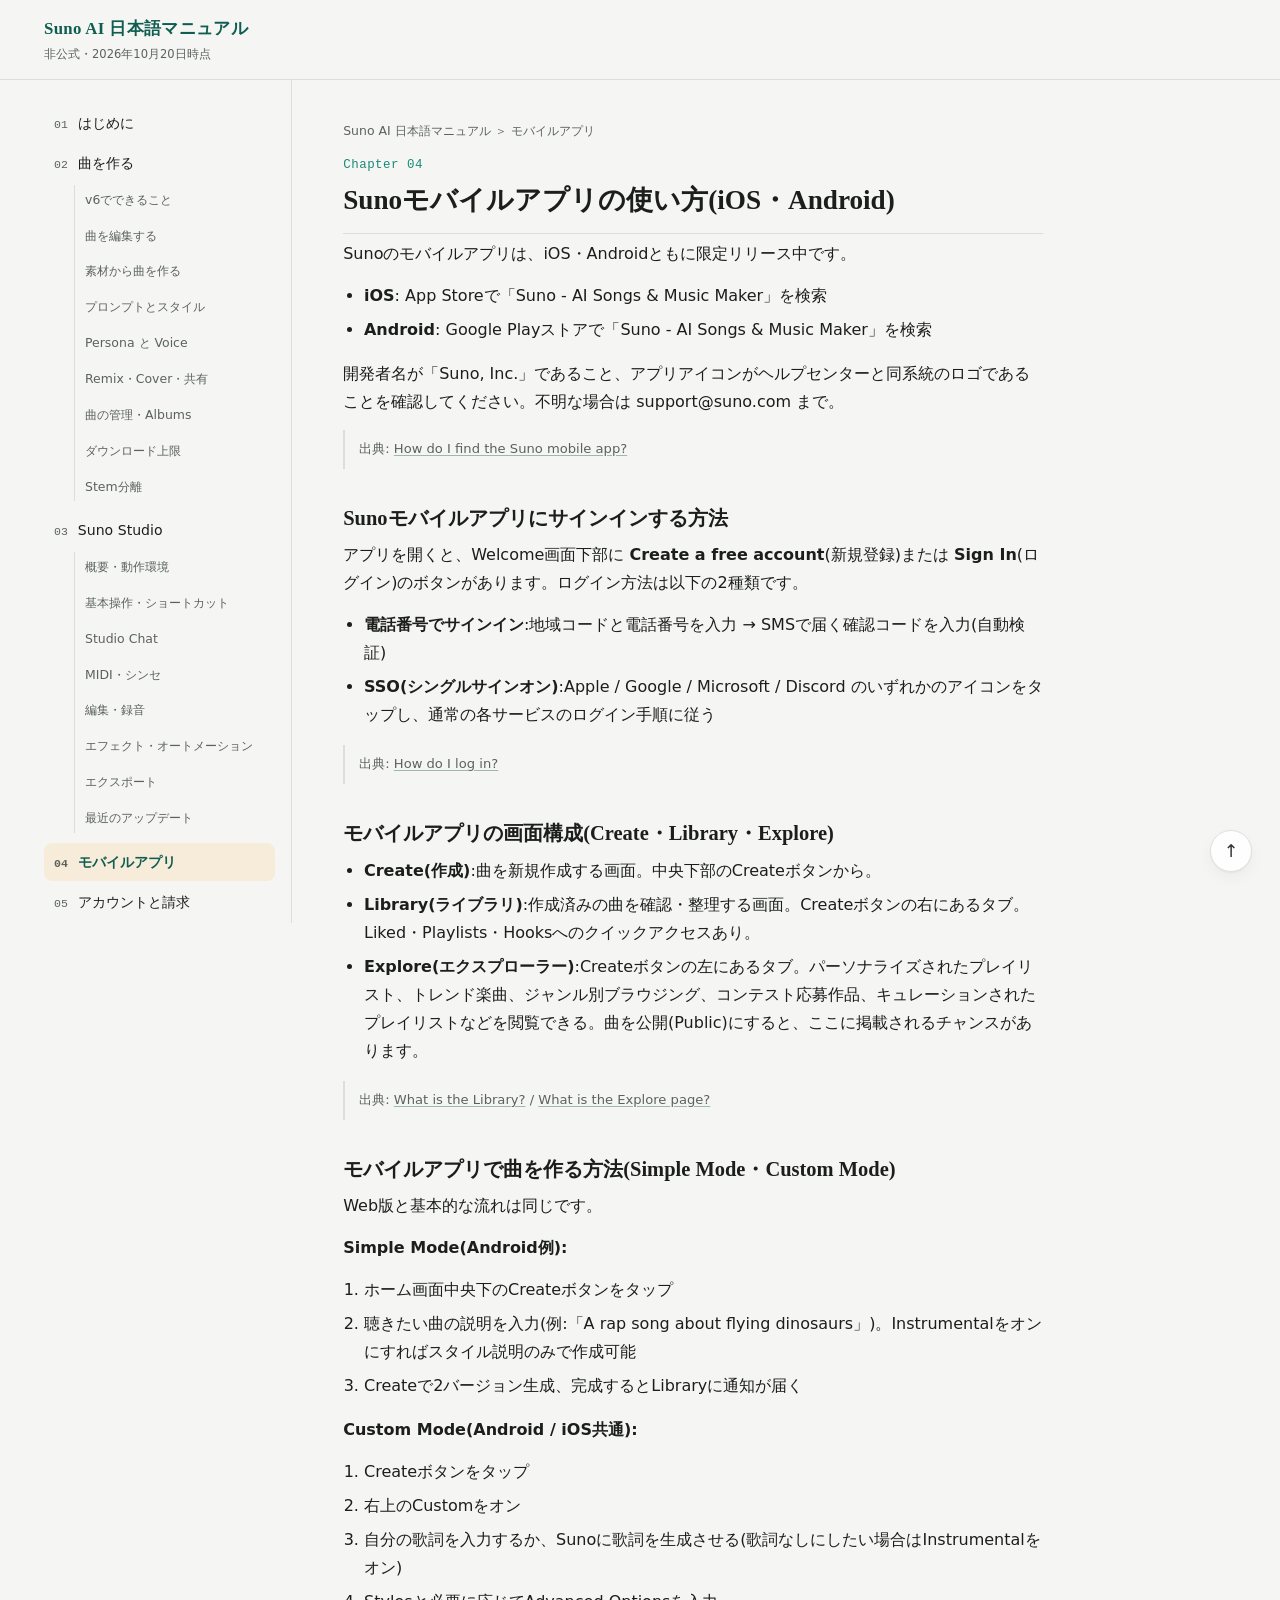
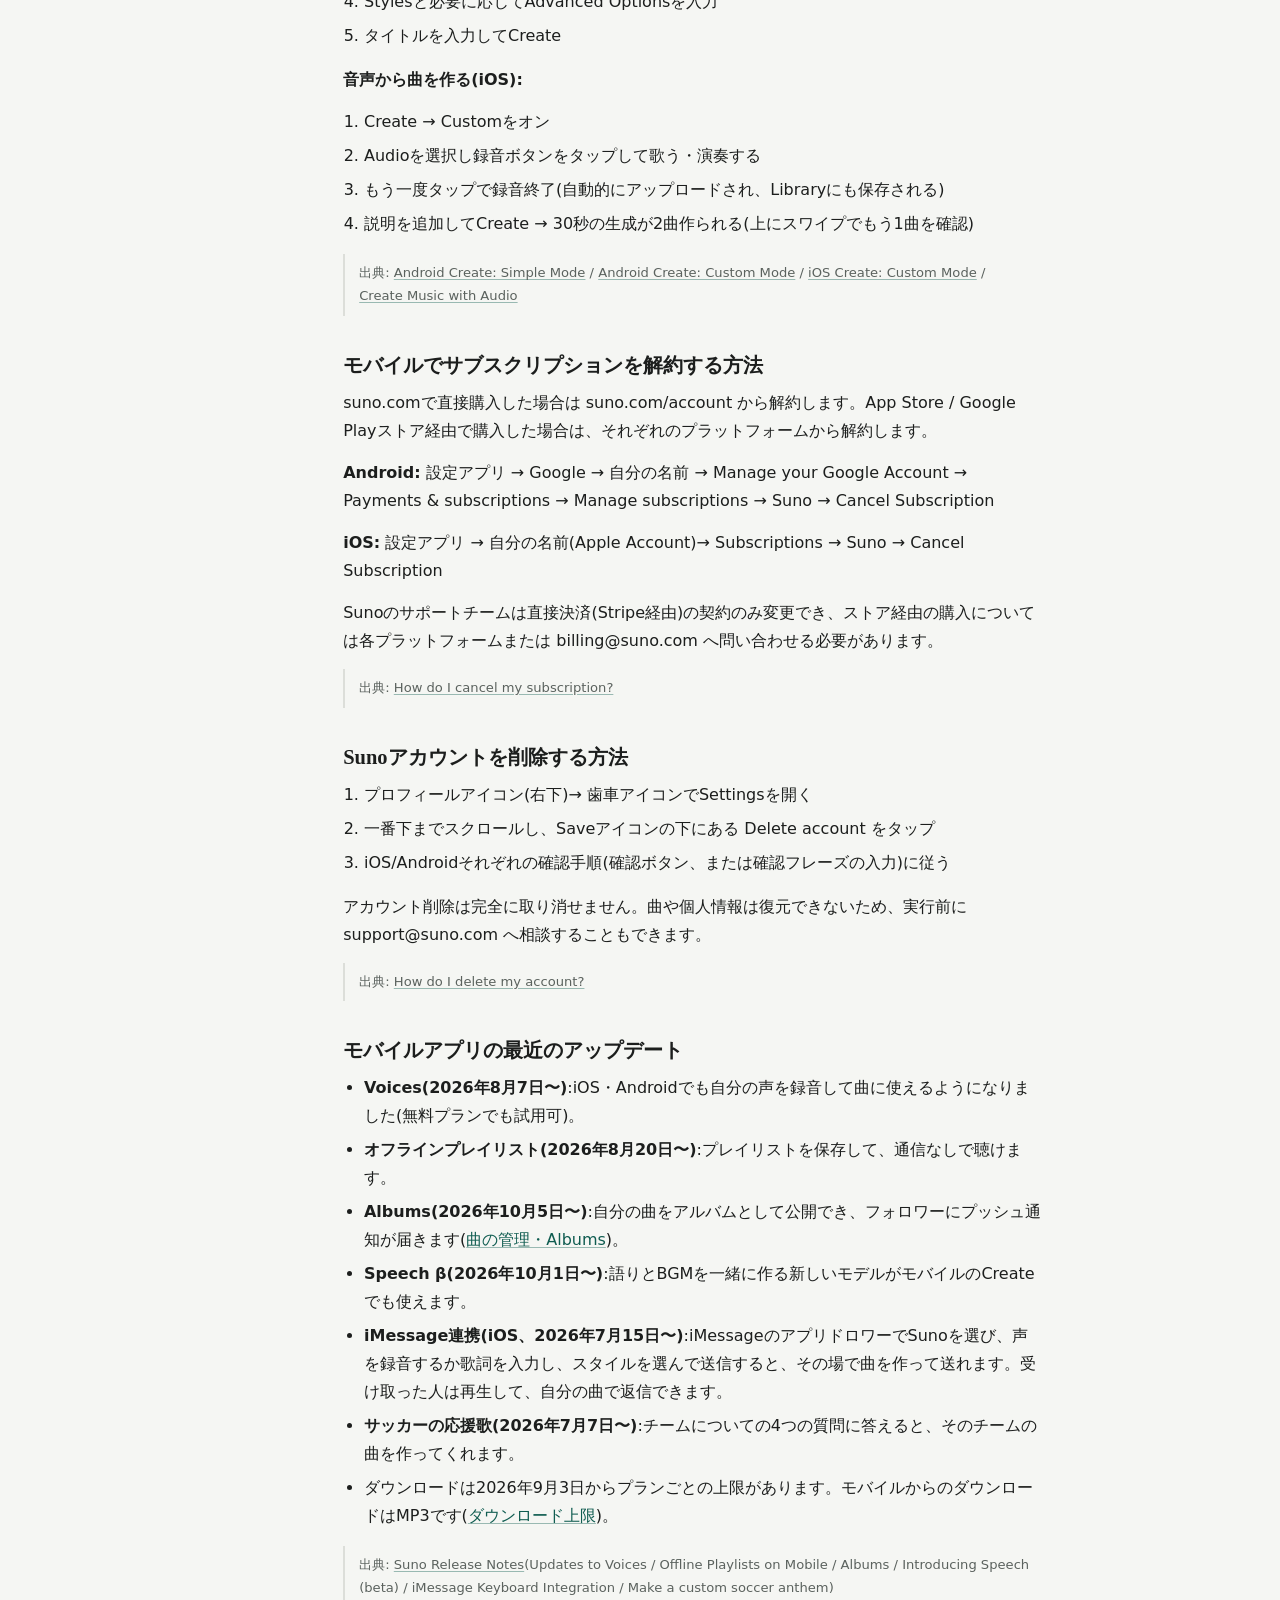
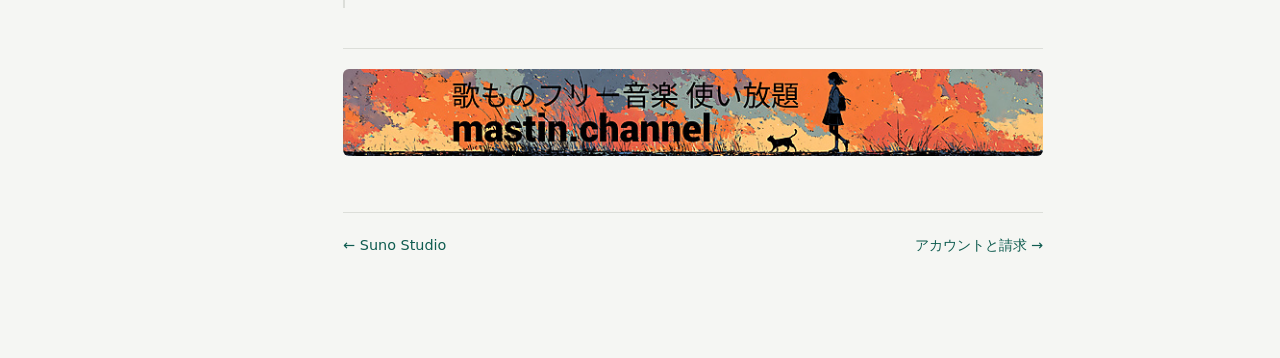
<file: mobile.html>
<!DOCTYPE html>
<html lang="ja">
<head>
<meta charset="utf-8">
<meta name="viewport" content="width=device-width, initial-scale=1">
<title>Sunoモバイルアプリの使い方(iOS・Android) - Suno AI 日本語マニュアル(非公式)</title>
<meta name="description" content="Sunoモバイルアプリのサインイン方法、画面構成、Simple/Custom Modeでの曲の作り方、サブスクリプション解約、アカウント削除まで解説する非公式日本語ガイドです。">
<link rel="canonical" href="https://suno.mastinchannel.com/mobile.html">
<link rel="icon" href="favicon.svg" type="image/svg+xml">
<link rel="stylesheet" href="styles.css">

<meta property="og:type" content="article">
<meta property="og:locale" content="ja_JP">
<meta property="og:site_name" content="Suno AI 日本語マニュアル(非公式)">
<meta property="og:url" content="https://suno.mastinchannel.com/mobile.html">
<meta property="og:title" content="Sunoモバイルアプリの使い方(iOS・Android)">
<meta property="og:description" content="Sunoモバイルアプリのサインイン方法、画面構成、Simple/Custom Modeでの曲の作り方、サブスクリプション解約、アカウント削除まで解説する非公式日本語ガイドです。">
<meta property="og:image" content="https://suno.mastinchannel.com/assets/og-image.jpg">
<meta property="og:image:width" content="1520">
<meta property="og:image:height" content="800">

<meta name="twitter:card" content="summary_large_image">
<meta name="twitter:title" content="Sunoモバイルアプリの使い方(iOS・Android)">
<meta name="twitter:description" content="Sunoモバイルアプリのサインイン方法、画面構成、Simple/Custom Modeでの曲の作り方、サブスクリプション解約、アカウント削除まで解説する非公式日本語ガイドです。">
<meta name="twitter:image" content="https://suno.mastinchannel.com/assets/og-image.jpg">

<script type="application/ld+json">
{
  "@context": "https://schema.org",
  "@type": "BreadcrumbList",
  "itemListElement": [
    { "@type": "ListItem", "position": 1, "name": "Suno AI 日本語マニュアル", "item": "https://suno.mastinchannel.com/" },
    { "@type": "ListItem", "position": 2, "name": "モバイルアプリ", "item": "https://suno.mastinchannel.com/mobile.html" }
  ]
}
</script>
<script type="application/ld+json">
{
  "@context": "https://schema.org",
  "@type": "TechArticle",
  "headline": "Sunoモバイルアプリの使い方(iOS・Android)",
  "description": "Sunoモバイルアプリのサインイン方法、画面構成、曲の作り方、サブスクリプション解約、アカウント削除までを解説する日本語ガイド。",
  "inLanguage": "ja",
  "datePublished": "2026-07-08",
  "dateModified": "2026-10-20",
  "url": "https://suno.mastinchannel.com/mobile.html",
  "mainEntityOfPage": "https://suno.mastinchannel.com/mobile.html",
  "image": "https://suno.mastinchannel.com/assets/og-image.jpg",
  "author": { "@type": "Organization", "name": "mastin channel", "url": "https://mastinchannel.com" },
  "publisher": { "@type": "Organization", "name": "mastin channel", "url": "https://mastinchannel.com" }
}
</script>
<script type="application/ld+json">
{
  "@context": "https://schema.org",
  "@type": "HowTo",
  "name": "SunoアプリでSimple Modeを使う方法(Android例)",
  "step": [
    { "@type": "HowToStep", "position": 1, "text": "ホーム画面中央下のCreateボタンをタップ" },
    { "@type": "HowToStep", "position": 2, "text": "聴きたい曲の説明を入力(例:「A rap song about flying dinosaurs」)。Instrumentalをオンにすればスタイル説明のみで作成可能" },
    { "@type": "HowToStep", "position": 3, "text": "Createで2バージョン生成、完成するとLibraryに通知が届く" }
  ]
}
</script>

<script async src="https://www.googletagmanager.com/gtag/js?id=G-RGBV7L04Y0"></script>
<script>
  window.dataLayer = window.dataLayer || [];
  function gtag(){dataLayer.push(arguments);}
  gtag('js', new Date());
  gtag('config', 'G-RGBV7L04Y0');
</script>
</head>
<body id="top">

<header class="topbar">
  <div class="topbar-inner">
    <div class="brand">
      <button class="nav-toggle" id="navToggle" aria-expanded="false" aria-controls="sidebar">目次 ☰</button>
      <div class="brand-text">
        <a class="mark" href="index.html" style="text-decoration:none;">Suno AI 日本語マニュアル</a>
        <span class="sub">非公式・2026年10月20日時点</span>
      </div>
    </div>
  </div>
</header>

<div class="layout">
  <aside class="sidebar" id="sidebar">
    <nav aria-label="目次">
      <ol>
        <li><a class="chap" href="intro.html">はじめに</a></li>
        <li>
          <a class="chap" href="making-music.html">曲を作る</a>
          <ul class="sub-links">
            <li><a href="making-music.html#mm-v6">v6でできること</a></li>
            <li><a href="making-music.html#mm-edit">曲を編集する</a></li>
            <li><a href="making-music.html#mm-material">素材から曲を作る</a></li>
            <li><a href="making-music.html#mm-prompt">プロンプトとスタイル</a></li>
            <li><a href="making-music.html#mm-persona">Persona と Voice</a></li>
            <li><a href="making-music.html#mm-remix">Remix・Cover・共有</a></li>
            <li><a href="making-music.html#mm-manage">曲の管理・Albums</a></li>
            <li><a href="making-music.html#mm-download">ダウンロード上限</a></li>
            <li><a href="making-music.html#mm-stem">Stem分離</a></li>
          </ul>
        </li>
        <li>
          <a class="chap" href="studio.html">Suno Studio</a>
          <ul class="sub-links">
            <li><a href="studio.html#st-overview">概要・動作環境</a></li>
            <li><a href="studio.html#st-basics">基本操作・ショートカット</a></li>
            <li><a href="studio.html#st-chat">Studio Chat</a></li>
            <li><a href="studio.html#st-midi">MIDI・シンセ</a></li>
            <li><a href="studio.html#st-edit">編集・録音</a></li>
            <li><a href="studio.html#st-mix">エフェクト・オートメーション</a></li>
            <li><a href="studio.html#st-export">エクスポート</a></li>
            <li><a href="studio.html#st-updates">最近のアップデート</a></li>
          </ul>
        </li>
        <li><a class="chap" href="mobile.html">モバイルアプリ</a></li>
        <li><a class="chap" href="billing.html">アカウントと請求</a></li>
        <li><a class="chap" href="rights.html">権利と著作権</a></li>
        <li><a class="chap" href="hooks.html">Hooks</a></li>
        <li><a class="chap" href="community.html">コミュニティ・リソース</a></li>
        <li><a class="chap" href="glossary.html">用語集</a></li>
        <li><a class="chap" href="appendix.html">付録:更新履歴</a></li>
      </ol>
    </nav>
    <div class="sidebar-footer">
      本ページはSuno, Inc.公式の文書ではありません。最新情報は<br>
      <a href="https://help.suno.com/en">help.suno.com</a> でご確認ください。
    </div>
  </aside>

  <main>
    <div class="content">

      <p class="breadcrumb"><a href="index.html">Suno AI 日本語マニュアル</a> ＞ モバイルアプリ</p>
      <p class="eyebrow">Chapter 04</p>
      <h1>Sunoモバイルアプリの使い方(iOS・Android)</h1>
      <p>Sunoのモバイルアプリは、iOS・Androidともに限定リリース中です。</p>
      <ul>
        <li><strong>iOS</strong>: App Storeで「Suno - AI Songs & Music Maker」を検索</li>
        <li><strong>Android</strong>: Google Playストアで「Suno - AI Songs & Music Maker」を検索</li>
      </ul>
      <p>開発者名が「Suno, Inc.」であること、アプリアイコンがヘルプセンターと同系統のロゴであることを確認してください。不明な場合は support@suno.com まで。</p>
      <blockquote class="source">出典: <a href="https://help.suno.com/en/articles/3134337">How do I find the Suno mobile app?</a></blockquote>

      <h2>Sunoモバイルアプリにサインインする方法</h2>
      <p>アプリを開くと、Welcome画面下部に <strong>Create a free account</strong>(新規登録)または <strong>Sign In</strong>(ログイン)のボタンがあります。ログイン方法は以下の2種類です。</p>
      <ul>
        <li><strong>電話番号でサインイン</strong>:地域コードと電話番号を入力 → SMSで届く確認コードを入力(自動検証)</li>
        <li><strong>SSO(シングルサインオン)</strong>:Apple / Google / Microsoft / Discord のいずれかのアイコンをタップし、通常の各サービスのログイン手順に従う</li>
      </ul>
      <blockquote class="source">出典: <a href="https://help.suno.com/en/articles/3134401">How do I log in?</a></blockquote>

      <h2>モバイルアプリの画面構成(Create・Library・Explore)</h2>
      <ul>
        <li><strong>Create(作成)</strong>:曲を新規作成する画面。中央下部のCreateボタンから。</li>
        <li><strong>Library(ライブラリ)</strong>:作成済みの曲を確認・整理する画面。Createボタンの右にあるタブ。Liked・Playlists・Hooksへのクイックアクセスあり。</li>
        <li><strong>Explore(エクスプローラー)</strong>:Createボタンの左にあるタブ。パーソナライズされたプレイリスト、トレンド楽曲、ジャンル別ブラウジング、コンテスト応募作品、キュレーションされたプレイリストなどを閲覧できる。曲を公開(Public)にすると、ここに掲載されるチャンスがあります。</li>
      </ul>
      <blockquote class="source">出典: <a href="https://help.suno.com/en/articles/3726849">What is the Library?</a> / <a href="https://help.suno.com/en/articles/3134721">What is the Explore page?</a></blockquote>

      <h2>モバイルアプリで曲を作る方法(Simple Mode・Custom Mode)</h2>
      <p>Web版と基本的な流れは同じです。</p>
      <p><strong>Simple Mode(Android例):</strong></p>
      <ol>
        <li>ホーム画面中央下のCreateボタンをタップ</li>
        <li>聴きたい曲の説明を入力(例:「A rap song about flying dinosaurs」)。Instrumentalをオンにすればスタイル説明のみで作成可能</li>
        <li>Createで2バージョン生成、完成するとLibraryに通知が届く</li>
      </ol>
      <p><strong>Custom Mode(Android / iOS共通):</strong></p>
      <ol>
        <li>Createボタンをタップ</li>
        <li>右上のCustomをオン</li>
        <li>自分の歌詞を入力するか、Sunoに歌詞を生成させる(歌詞なしにしたい場合はInstrumentalをオン)</li>
        <li>Stylesと必要に応じてAdvanced Optionsを入力</li>
        <li>タイトルを入力してCreate</li>
      </ol>
      <p><strong>音声から曲を作る(iOS):</strong></p>
      <ol>
        <li>Create → Customをオン</li>
        <li>Audioを選択し録音ボタンをタップして歌う・演奏する</li>
        <li>もう一度タップで録音終了(自動的にアップロードされ、Libraryにも保存される)</li>
        <li>説明を追加してCreate → 30秒の生成が2曲作られる(上にスワイプでもう1曲を確認)</li>
      </ol>
      <blockquote class="source">出典: <a href="https://help.suno.com/en/articles/3726657">Android Create: Simple Mode</a> / <a href="https://help.suno.com/en/articles/3726721">Android Create: Custom Mode</a> / <a href="https://help.suno.com/en/articles/3197377">iOS Create: Custom Mode</a> / <a href="https://help.suno.com/en/articles/3197313">Create Music with Audio</a></blockquote>

      <h2>モバイルでサブスクリプションを解約する方法</h2>
      <p>suno.comで直接購入した場合は suno.com/account から解約します。App Store / Google Playストア経由で購入した場合は、それぞれのプラットフォームから解約します。</p>
      <p><strong>Android:</strong> 設定アプリ → Google → 自分の名前 → Manage your Google Account → Payments & subscriptions → Manage subscriptions → Suno → Cancel Subscription</p>
      <p><strong>iOS:</strong> 設定アプリ → 自分の名前(Apple Account)→ Subscriptions → Suno → Cancel Subscription</p>
      <p>Sunoのサポートチームは直接決済(Stripe経由)の契約のみ変更でき、ストア経由の購入については各プラットフォームまたは billing@suno.com へ問い合わせる必要があります。</p>
      <blockquote class="source">出典: <a href="https://help.suno.com/en/articles/2410369">How do I cancel my subscription?</a></blockquote>

      <h2>Sunoアカウントを削除する方法</h2>
      <ol>
        <li>プロフィールアイコン(右下)→ 歯車アイコンでSettingsを開く</li>
        <li>一番下までスクロールし、Saveアイコンの下にある Delete account をタップ</li>
        <li>iOS/Androidそれぞれの確認手順(確認ボタン、または確認フレーズの入力)に従う</li>
      </ol>
      <p>アカウント削除は完全に取り消せません。曲や個人情報は復元できないため、実行前に support@suno.com へ相談することもできます。</p>
      <blockquote class="source">出典: <a href="https://help.suno.com/en/articles/3480577">How do I delete my account?</a></blockquote>

      <h2 id="mobile-updates">モバイルアプリの最近のアップデート</h2>
      <ul>
        <li><strong>Voices(2026年8月7日〜)</strong>:iOS・Androidでも自分の声を録音して曲に使えるようになりました(無料プランでも試用可)。</li>
        <li><strong>オフラインプレイリスト(2026年8月20日〜)</strong>:プレイリストを保存して、通信なしで聴けます。</li>
        <li><strong>Albums(2026年10月5日〜)</strong>:自分の曲をアルバムとして公開でき、フォロワーにプッシュ通知が届きます(<a href="making-music.html#mm-manage">曲の管理・Albums</a>)。</li>
        <li><strong>Speech β(2026年10月1日〜)</strong>:語りとBGMを一緒に作る新しいモデルがモバイルのCreateでも使えます。</li>
        <li><strong>iMessage連携(iOS、2026年7月15日〜)</strong>:iMessageのアプリドロワーでSunoを選び、声を録音するか歌詞を入力し、スタイルを選んで送信すると、その場で曲を作って送れます。受け取った人は再生して、自分の曲で返信できます。</li>
        <li><strong>サッカーの応援歌(2026年7月7日〜)</strong>:チームについての4つの質問に答えると、そのチームの曲を作ってくれます。</li>
        <li>ダウンロードは2026年9月3日からプランごとの上限があります。モバイルからのダウンロードはMP3です(<a href="making-music.html#mm-download">ダウンロード上限</a>)。</li>
      </ul>
      <blockquote class="source">出典: <a href="https://suno.com/release-notes">Suno Release Notes</a>(Updates to Voices / Offline Playlists on Mobile / Albums / Introducing Speech (beta) / iMessage Keyboard Integration / Make a custom soccer anthem)</blockquote>

      <div class="chapter-banner">
        <a href="https://mastinchannel.com" target="_blank" rel="noopener noreferrer">
          <picture>
            <source media="(max-width: 480px)" srcset="assets/mastinchannel-banner-320x50.jpg">
            <img src="assets/mastinchannel-banner-728x90.jpg" width="728" height="90" alt="mastin channel — 歌ものフリー音楽 使い放題" loading="lazy">
          </picture>
        </a>
      </div>

      <div class="end-nav">
        <a href="studio.html">← Suno Studio</a>
        <a href="billing.html">アカウントと請求 →</a>
      </div>

    </div>
  </main>
</div>

<a class="back-top" href="#top" aria-label="ページ先頭へ">↑</a>

<script>
  (function(){
    var toggle = document.getElementById('navToggle');
    var sidebar = document.getElementById('sidebar');
    toggle.addEventListener('click', function(){
      var open = sidebar.classList.toggle('open');
      toggle.setAttribute('aria-expanded', open ? 'true' : 'false');
    });
    sidebar.addEventListener('click', function(e){
      if (e.target.tagName === 'A' && window.innerWidth <= 880) {
        sidebar.classList.remove('open');
        toggle.setAttribute('aria-expanded', 'false');
      }
    });

    var here = location.pathname.split('/').pop() || 'index.html';
    Array.prototype.forEach.call(document.querySelectorAll('.sidebar a.chap'), function(a){
      var target = a.getAttribute('href').split('#')[0] || 'index.html';
      if (target === here) a.classList.add('active');
    });
  })();
</script>
</body>
</html>
</file>
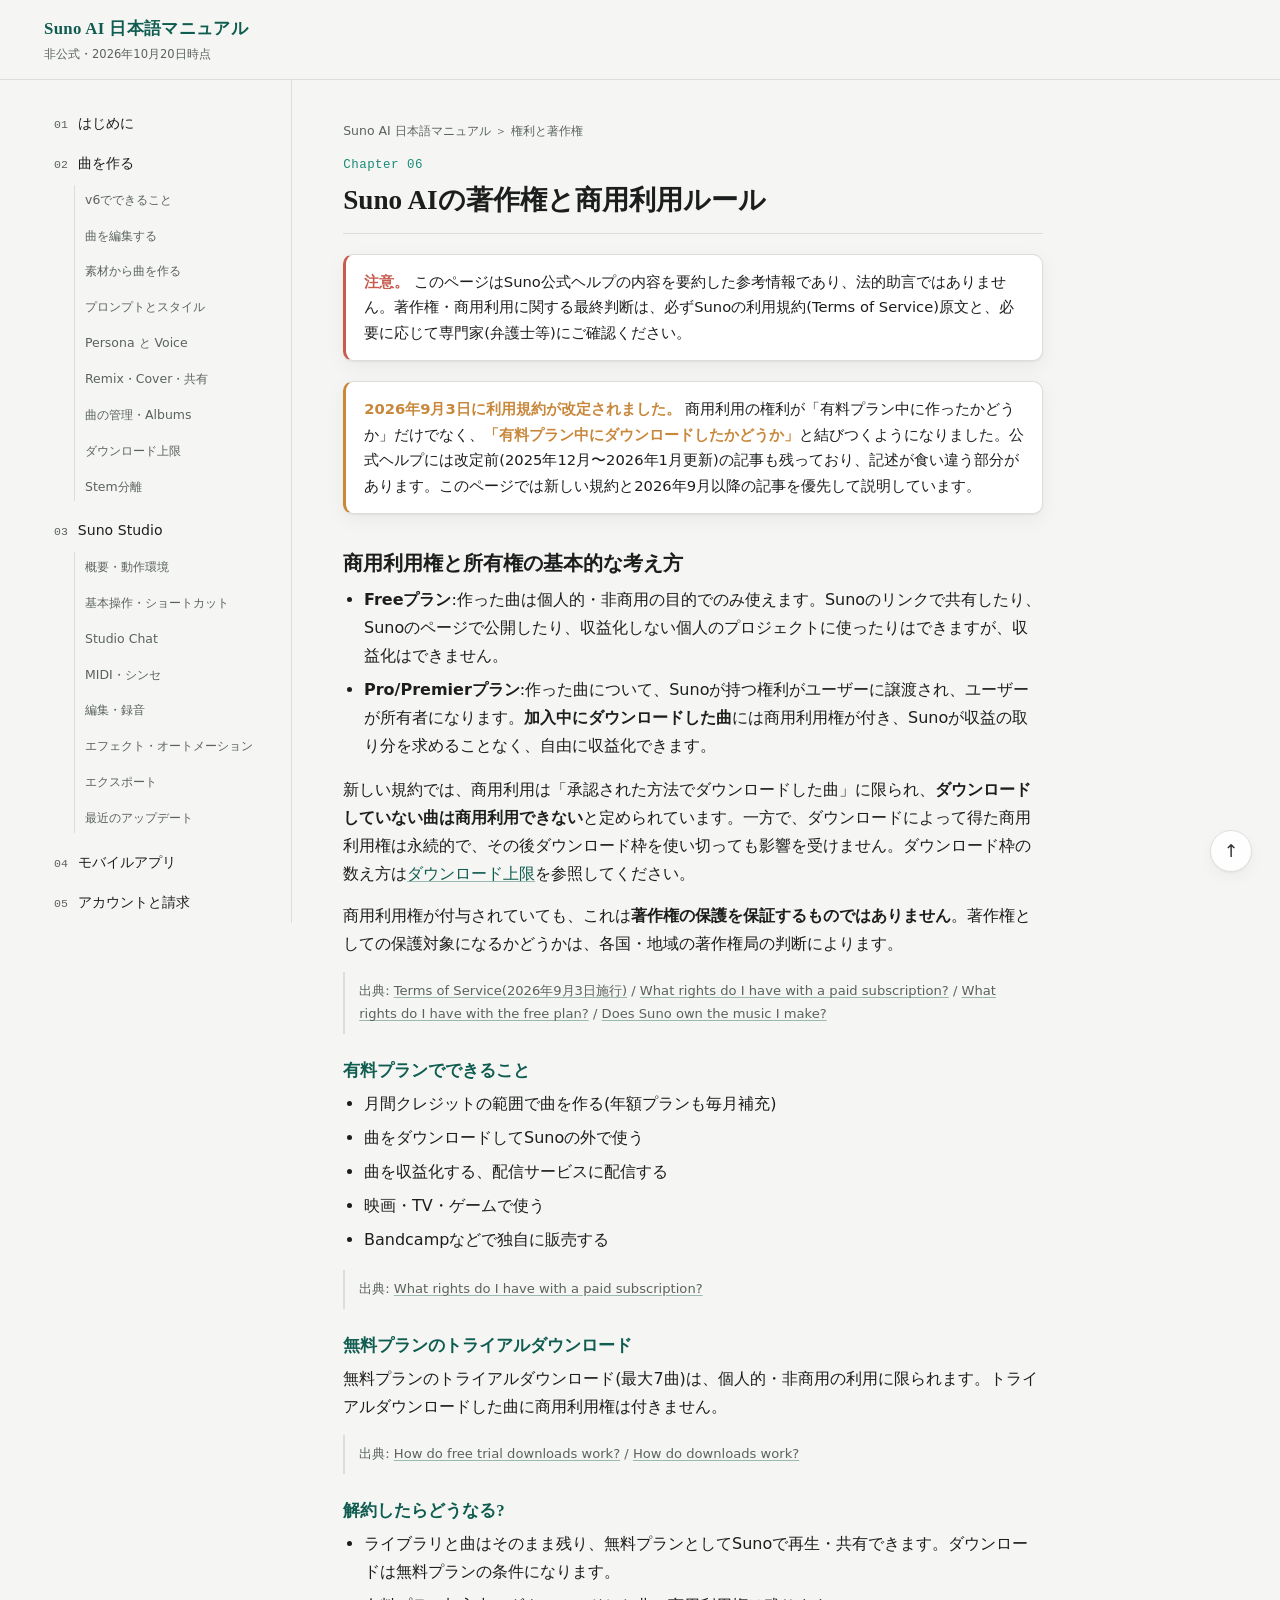
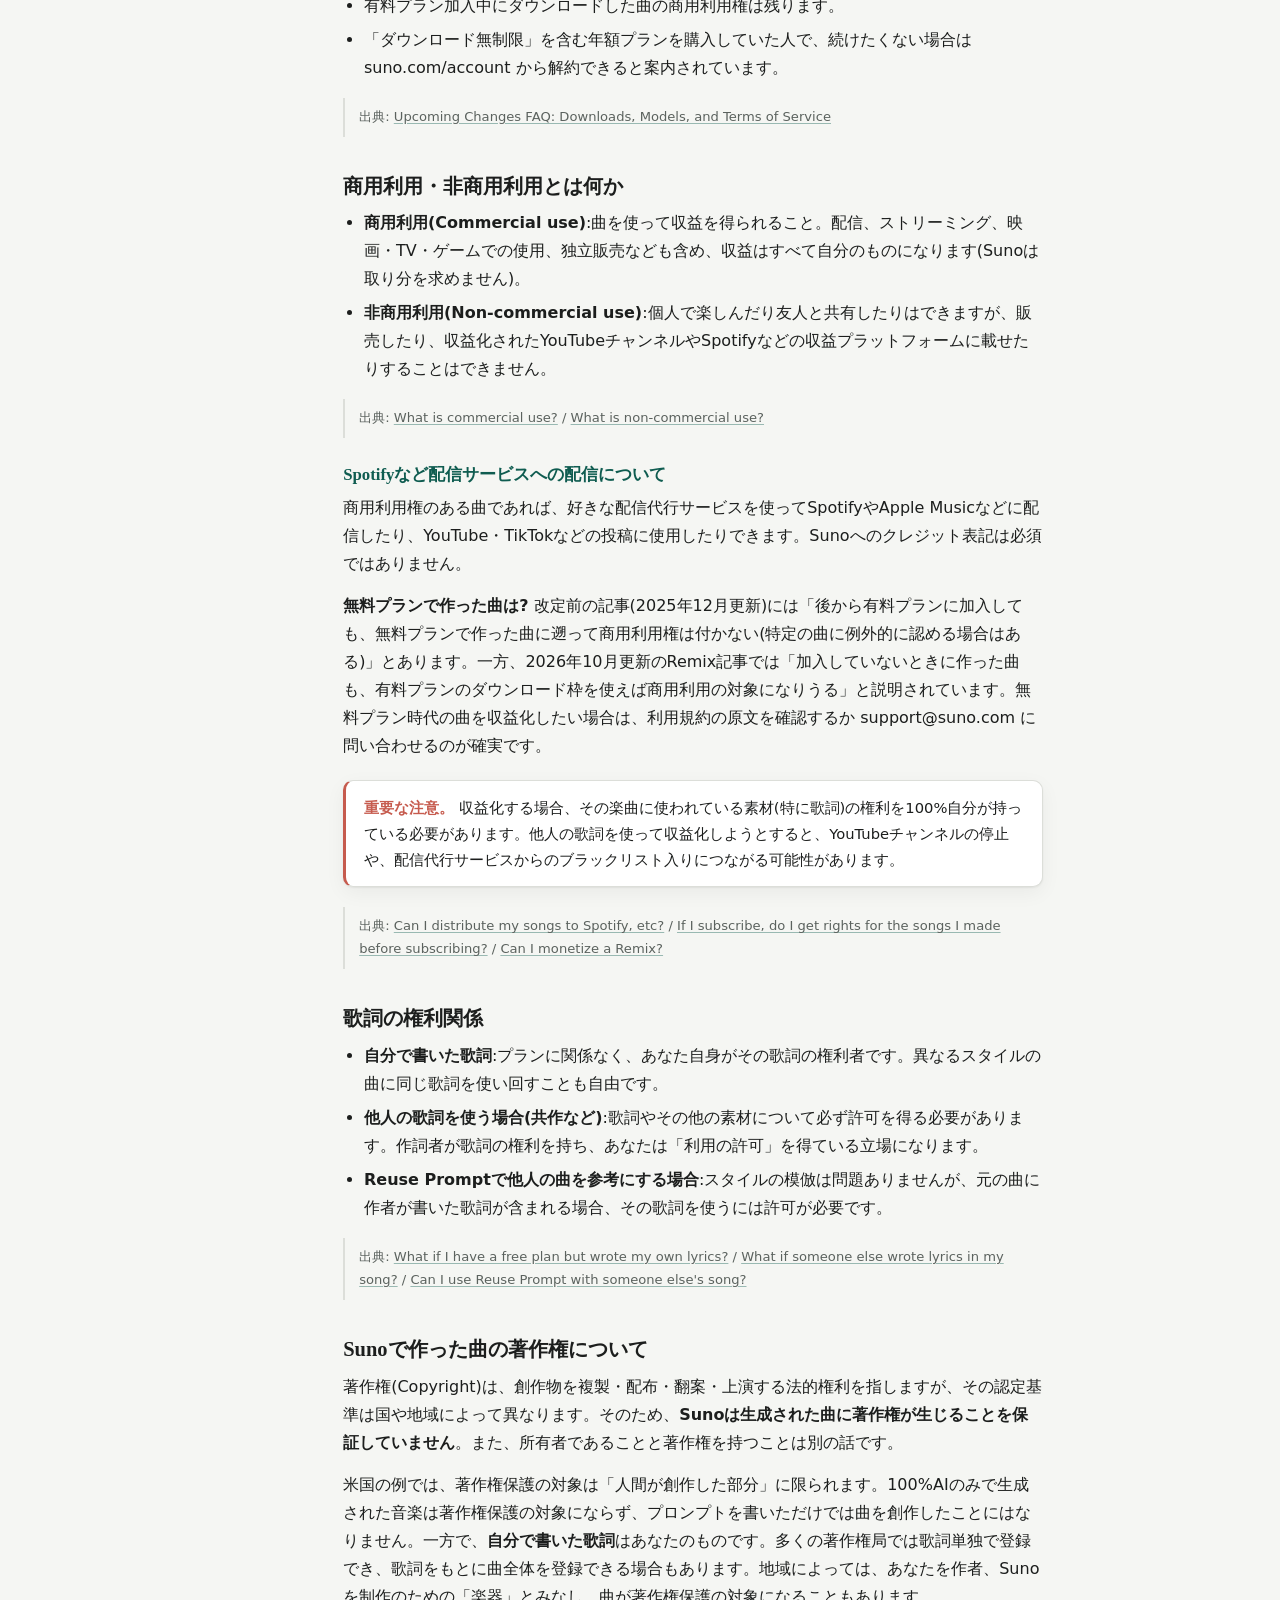
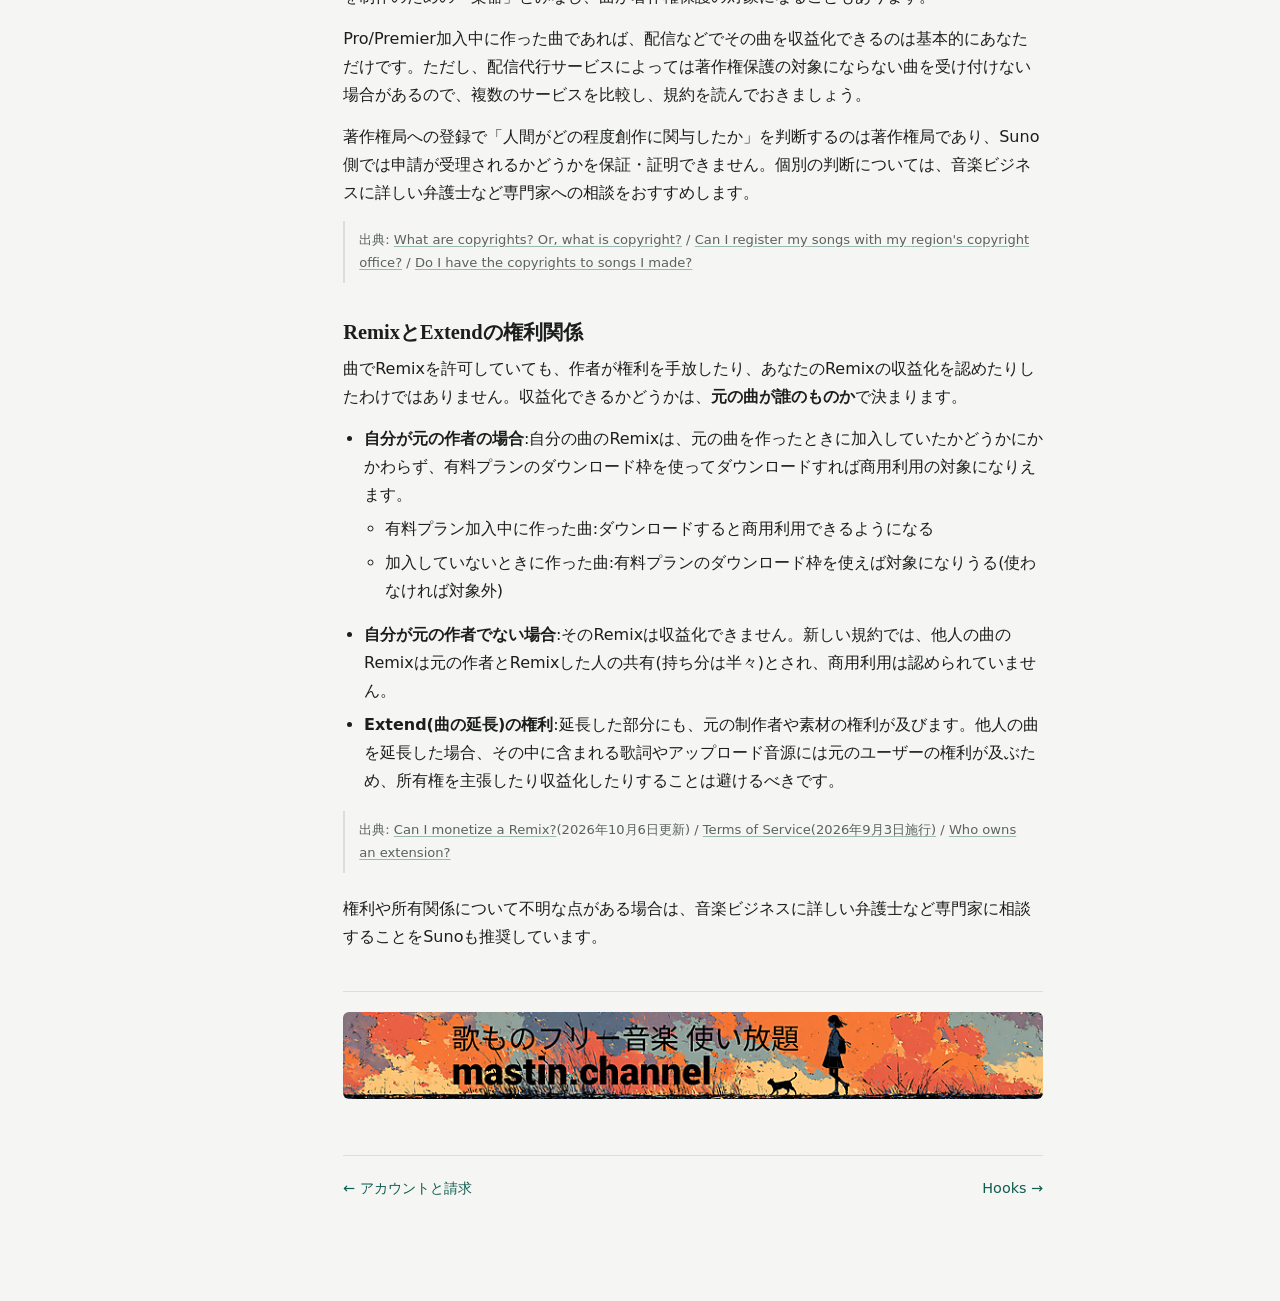
<file: rights.html>
<!DOCTYPE html>
<html lang="ja">
<head>
<meta charset="utf-8">
<meta name="viewport" content="width=device-width, initial-scale=1">
<title>Suno AIの著作権と商用利用ルール - Suno AI 日本語マニュアル(非公式)</title>
<meta name="description" content="Suno AIで作った曲の商用利用権・所有権・歌詞の権利、Remix/Extendの権利関係を解説。2026年9月の規約改定で変わった「ダウンロードと商用利用」の関係もまとめた非公式日本語ガイドです。">
<link rel="canonical" href="https://suno.mastinchannel.com/rights.html">
<link rel="icon" href="favicon.svg" type="image/svg+xml">
<link rel="stylesheet" href="styles.css">

<meta property="og:type" content="article">
<meta property="og:locale" content="ja_JP">
<meta property="og:site_name" content="Suno AI 日本語マニュアル(非公式)">
<meta property="og:url" content="https://suno.mastinchannel.com/rights.html">
<meta property="og:title" content="Suno AIの著作権と商用利用ルール">
<meta property="og:description" content="Suno AIで作った曲の商用利用権・所有権・歌詞の権利、Remix/Extendの権利関係を解説。2026年9月の規約改定で変わった「ダウンロードと商用利用」の関係もまとめた非公式日本語ガイドです。">
<meta property="og:image" content="https://suno.mastinchannel.com/assets/og-image.jpg">
<meta property="og:image:width" content="1520">
<meta property="og:image:height" content="800">

<meta name="twitter:card" content="summary_large_image">
<meta name="twitter:title" content="Suno AIの著作権と商用利用ルール">
<meta name="twitter:description" content="Suno AIで作った曲の商用利用権・所有権・歌詞の権利、Remix/Extendの権利関係を解説。2026年9月の規約改定で変わった「ダウンロードと商用利用」の関係もまとめた非公式日本語ガイドです。">
<meta name="twitter:image" content="https://suno.mastinchannel.com/assets/og-image.jpg">

<script type="application/ld+json">
{
  "@context": "https://schema.org",
  "@type": "BreadcrumbList",
  "itemListElement": [
    { "@type": "ListItem", "position": 1, "name": "Suno AI 日本語マニュアル", "item": "https://suno.mastinchannel.com/" },
    { "@type": "ListItem", "position": 2, "name": "権利と著作権", "item": "https://suno.mastinchannel.com/rights.html" }
  ]
}
</script>
<script type="application/ld+json">
{
  "@context": "https://schema.org",
  "@type": "TechArticle",
  "headline": "Suno AIの著作権と商用利用ルール",
  "description": "Suno AIで作った曲の商用利用権・所有権・歌詞の権利、Remix/Extendの権利関係と2026年9月の規約改定を解説する日本語ガイド。",
  "inLanguage": "ja",
  "datePublished": "2026-07-08",
  "dateModified": "2026-10-20",
  "url": "https://suno.mastinchannel.com/rights.html",
  "mainEntityOfPage": "https://suno.mastinchannel.com/rights.html",
  "image": "https://suno.mastinchannel.com/assets/og-image.jpg",
  "author": { "@type": "Organization", "name": "mastin channel", "url": "https://mastinchannel.com" },
  "publisher": { "@type": "Organization", "name": "mastin channel", "url": "https://mastinchannel.com" }
}
</script>

<script async src="https://www.googletagmanager.com/gtag/js?id=G-RGBV7L04Y0"></script>
<script>
  window.dataLayer = window.dataLayer || [];
  function gtag(){dataLayer.push(arguments);}
  gtag('js', new Date());
  gtag('config', 'G-RGBV7L04Y0');
</script>
</head>
<body id="top">

<header class="topbar">
  <div class="topbar-inner">
    <div class="brand">
      <button class="nav-toggle" id="navToggle" aria-expanded="false" aria-controls="sidebar">目次 ☰</button>
      <div class="brand-text">
        <a class="mark" href="index.html" style="text-decoration:none;">Suno AI 日本語マニュアル</a>
        <span class="sub">非公式・2026年10月20日時点</span>
      </div>
    </div>
  </div>
</header>

<div class="layout">
  <aside class="sidebar" id="sidebar">
    <nav aria-label="目次">
      <ol>
        <li><a class="chap" href="intro.html">はじめに</a></li>
        <li>
          <a class="chap" href="making-music.html">曲を作る</a>
          <ul class="sub-links">
            <li><a href="making-music.html#mm-v6">v6でできること</a></li>
            <li><a href="making-music.html#mm-edit">曲を編集する</a></li>
            <li><a href="making-music.html#mm-material">素材から曲を作る</a></li>
            <li><a href="making-music.html#mm-prompt">プロンプトとスタイル</a></li>
            <li><a href="making-music.html#mm-persona">Persona と Voice</a></li>
            <li><a href="making-music.html#mm-remix">Remix・Cover・共有</a></li>
            <li><a href="making-music.html#mm-manage">曲の管理・Albums</a></li>
            <li><a href="making-music.html#mm-download">ダウンロード上限</a></li>
            <li><a href="making-music.html#mm-stem">Stem分離</a></li>
          </ul>
        </li>
        <li>
          <a class="chap" href="studio.html">Suno Studio</a>
          <ul class="sub-links">
            <li><a href="studio.html#st-overview">概要・動作環境</a></li>
            <li><a href="studio.html#st-basics">基本操作・ショートカット</a></li>
            <li><a href="studio.html#st-chat">Studio Chat</a></li>
            <li><a href="studio.html#st-midi">MIDI・シンセ</a></li>
            <li><a href="studio.html#st-edit">編集・録音</a></li>
            <li><a href="studio.html#st-mix">エフェクト・オートメーション</a></li>
            <li><a href="studio.html#st-export">エクスポート</a></li>
            <li><a href="studio.html#st-updates">最近のアップデート</a></li>
          </ul>
        </li>
        <li><a class="chap" href="mobile.html">モバイルアプリ</a></li>
        <li><a class="chap" href="billing.html">アカウントと請求</a></li>
        <li><a class="chap" href="rights.html">権利と著作権</a></li>
        <li><a class="chap" href="hooks.html">Hooks</a></li>
        <li><a class="chap" href="community.html">コミュニティ・リソース</a></li>
        <li><a class="chap" href="glossary.html">用語集</a></li>
        <li><a class="chap" href="appendix.html">付録:更新履歴</a></li>
      </ol>
    </nav>
    <div class="sidebar-footer">
      本ページはSuno, Inc.公式の文書ではありません。最新情報は<br>
      <a href="https://help.suno.com/en">help.suno.com</a> でご確認ください。
    </div>
  </aside>

  <main>
    <div class="content">

      <p class="breadcrumb"><a href="index.html">Suno AI 日本語マニュアル</a> ＞ 権利と著作権</p>
      <p class="eyebrow">Chapter 06</p>
      <h1>Suno AIの著作権と商用利用ルール</h1>

      <div class="callout warn">
        <strong>注意。</strong> このページはSuno公式ヘルプの内容を要約した参考情報であり、法的助言ではありません。著作権・商用利用に関する最終判断は、必ずSunoの利用規約(Terms of Service)原文と、必要に応じて専門家(弁護士等)にご確認ください。
      </div>

      <div class="callout">
        <strong>2026年9月3日に利用規約が改定されました。</strong> 商用利用の権利が「有料プラン中に作ったかどうか」だけでなく、<strong>「有料プラン中にダウンロードしたかどうか」</strong>と結びつくようになりました。公式ヘルプには改定前(2025年12月〜2026年1月更新)の記事も残っており、記述が食い違う部分があります。このページでは新しい規約と2026年9月以降の記事を優先して説明しています。
      </div>

      <h2 id="rights-basics">商用利用権と所有権の基本的な考え方</h2>
      <ul>
        <li><strong>Freeプラン</strong>:作った曲は個人的・非商用の目的でのみ使えます。Sunoのリンクで共有したり、Sunoのページで公開したり、収益化しない個人のプロジェクトに使ったりはできますが、収益化はできません。</li>
        <li><strong>Pro/Premierプラン</strong>:作った曲について、Sunoが持つ権利がユーザーに譲渡され、ユーザーが所有者になります。<strong>加入中にダウンロードした曲</strong>には商用利用権が付き、Sunoが収益の取り分を求めることなく、自由に収益化できます。</li>
      </ul>
      <p>新しい規約では、商用利用は「承認された方法でダウンロードした曲」に限られ、<strong>ダウンロードしていない曲は商用利用できない</strong>と定められています。一方で、ダウンロードによって得た商用利用権は永続的で、その後ダウンロード枠を使い切っても影響を受けません。ダウンロード枠の数え方は<a href="making-music.html#mm-download">ダウンロード上限</a>を参照してください。</p>
      <p>商用利用権が付与されていても、これは<strong>著作権の保護を保証するものではありません</strong>。著作権としての保護対象になるかどうかは、各国・地域の著作権局の判断によります。</p>
      <blockquote class="source">出典: <a href="https://suno.com/terms-september-2026">Terms of Service(2026年9月3日施行)</a> / <a href="https://help.suno.com/en/articles/9601665">What rights do I have with a paid subscription?</a> / <a href="https://help.suno.com/en/articles/9601601">What rights do I have with the free plan?</a> / <a href="https://help.suno.com/en/articles/2416769">Does Suno own the music I make?</a></blockquote>

      <h3>有料プランでできること</h3>
      <ul>
        <li>月間クレジットの範囲で曲を作る(年額プランも毎月補充)</li>
        <li>曲をダウンロードしてSunoの外で使う</li>
        <li>曲を収益化する、配信サービスに配信する</li>
        <li>映画・TV・ゲームで使う</li>
        <li>Bandcampなどで独自に販売する</li>
      </ul>
      <blockquote class="source">出典: <a href="https://help.suno.com/en/articles/9601665">What rights do I have with a paid subscription?</a></blockquote>

      <h3>無料プランのトライアルダウンロード</h3>
      <p>無料プランのトライアルダウンロード(最大7曲)は、個人的・非商用の利用に限られます。トライアルダウンロードした曲に商用利用権は付きません。</p>
      <blockquote class="source">出典: <a href="https://help.suno.com/en/articles/13926401">How do free trial downloads work?</a> / <a href="https://help.suno.com/en/articles/13876865">How do downloads work?</a></blockquote>

      <h3>解約したらどうなる?</h3>
      <ul>
        <li>ライブラリと曲はそのまま残り、無料プランとしてSunoで再生・共有できます。ダウンロードは無料プランの条件になります。</li>
        <li>有料プラン加入中にダウンロードした曲の商用利用権は残ります。</li>
        <li>「ダウンロード無制限」を含む年額プランを購入していた人で、続けたくない場合は suno.com/account から解約できると案内されています。</li>
      </ul>
      <blockquote class="source">出典: <a href="https://help.suno.com/en/articles/13614785">Upcoming Changes FAQ: Downloads, Models, and Terms of Service</a></blockquote>

      <h2>商用利用・非商用利用とは何か</h2>
      <ul>
        <li><strong>商用利用(Commercial use)</strong>:曲を使って収益を得られること。配信、ストリーミング、映画・TV・ゲームでの使用、独立販売なども含め、収益はすべて自分のものになります(Sunoは取り分を求めません)。</li>
        <li><strong>非商用利用(Non-commercial use)</strong>:個人で楽しんだり友人と共有したりはできますが、販売したり、収益化されたYouTubeチャンネルやSpotifyなどの収益プラットフォームに載せたりすることはできません。</li>
      </ul>
      <blockquote class="source">出典: <a href="https://help.suno.com/en/articles/9601985">What is commercial use?</a> / <a href="https://help.suno.com/en/articles/9602241">What is non-commercial use?</a></blockquote>

      <h3>Spotifyなど配信サービスへの配信について</h3>
      <p>商用利用権のある曲であれば、好きな配信代行サービスを使ってSpotifyやApple Musicなどに配信したり、YouTube・TikTokなどの投稿に使用したりできます。Sunoへのクレジット表記は必須ではありません。</p>
      <p><strong>無料プランで作った曲は?</strong> 改定前の記事(2025年12月更新)には「後から有料プランに加入しても、無料プランで作った曲に遡って商用利用権は付かない(特定の曲に例外的に認める場合はある)」とあります。一方、2026年10月更新のRemix記事では「加入していないときに作った曲も、有料プランのダウンロード枠を使えば商用利用の対象になりうる」と説明されています。無料プラン時代の曲を収益化したい場合は、利用規約の原文を確認するか support@suno.com に問い合わせるのが確実です。</p>
      <div class="callout warn"><strong>重要な注意。</strong> 収益化する場合、その楽曲に使われている素材(特に歌詞)の権利を100%自分が持っている必要があります。他人の歌詞を使って収益化しようとすると、YouTubeチャンネルの停止や、配信代行サービスからのブラックリスト入りにつながる可能性があります。</div>
      <blockquote class="source">出典: <a href="https://help.suno.com/en/articles/2410177">Can I distribute my songs to Spotify, etc?</a> / <a href="https://help.suno.com/en/articles/2425729">If I subscribe, do I get rights for the songs I made before subscribing?</a> / <a href="https://help.suno.com/en/articles/9604993">Can I monetize a Remix?</a></blockquote>

      <h2>歌詞の権利関係</h2>
      <ul>
        <li><strong>自分で書いた歌詞</strong>:プランに関係なく、あなた自身がその歌詞の権利者です。異なるスタイルの曲に同じ歌詞を使い回すことも自由です。</li>
        <li><strong>他人の歌詞を使う場合(共作など)</strong>:歌詞やその他の素材について必ず許可を得る必要があります。作詞者が歌詞の権利を持ち、あなたは「利用の許可」を得ている立場になります。</li>
        <li><strong>Reuse Promptで他人の曲を参考にする場合</strong>:スタイルの模倣は問題ありませんが、元の曲に作者が書いた歌詞が含まれる場合、その歌詞を使うには許可が必要です。</li>
      </ul>
      <blockquote class="source">出典: <a href="https://help.suno.com/en/articles/2478401">What if I have a free plan but wrote my own lyrics?</a> / <a href="https://help.suno.com/en/articles/2478529">What if someone else wrote lyrics in my song?</a> / <a href="https://help.suno.com/en/articles/2551041">Can I use Reuse Prompt with someone else's song?</a></blockquote>

      <h2>Sunoで作った曲の著作権について</h2>
      <p>著作権(Copyright)は、創作物を複製・配布・翻案・上演する法的権利を指しますが、その認定基準は国や地域によって異なります。そのため、<strong>Sunoは生成された曲に著作権が生じることを保証していません</strong>。また、所有者であることと著作権を持つことは別の話です。</p>
      <p>米国の例では、著作権保護の対象は「人間が創作した部分」に限られます。100%AIのみで生成された音楽は著作権保護の対象にならず、プロンプトを書いただけでは曲を創作したことにはなりません。一方で、<strong>自分で書いた歌詞</strong>はあなたのものです。多くの著作権局では歌詞単独で登録でき、歌詞をもとに曲全体を登録できる場合もあります。地域によっては、あなたを作者、Sunoを制作のための「楽器」とみなし、曲が著作権保護の対象になることもあります。</p>
      <p>Pro/Premier加入中に作った曲であれば、配信などでその曲を収益化できるのは基本的にあなただけです。ただし、配信代行サービスによっては著作権保護の対象にならない曲を受け付けない場合があるので、複数のサービスを比較し、規約を読んでおきましょう。</p>
      <p>著作権局への登録で「人間がどの程度創作に関与したか」を判断するのは著作権局であり、Suno側では申請が受理されるかどうかを保証・証明できません。個別の判断については、音楽ビジネスに詳しい弁護士など専門家への相談をおすすめします。</p>
      <blockquote class="source">出典: <a href="https://help.suno.com/en/articles/9602305">What are copyrights? Or, what is copyright?</a> / <a href="https://help.suno.com/en/articles/2430081">Can I register my songs with my region's copyright office?</a> / <a href="https://help.suno.com/en/articles/2746945">Do I have the copyrights to songs I made?</a></blockquote>

      <h2 id="rights-remix">RemixとExtendの権利関係</h2>
      <p>曲でRemixを許可していても、作者が権利を手放したり、あなたのRemixの収益化を認めたりしたわけではありません。収益化できるかどうかは、<strong>元の曲が誰のものか</strong>で決まります。</p>
      <ul>
        <li><strong>自分が元の作者の場合</strong>:自分の曲のRemixは、元の曲を作ったときに加入していたかどうかにかかわらず、有料プランのダウンロード枠を使ってダウンロードすれば商用利用の対象になりえます。
          <ul>
            <li>有料プラン加入中に作った曲:ダウンロードすると商用利用できるようになる</li>
            <li>加入していないときに作った曲:有料プランのダウンロード枠を使えば対象になりうる(使わなければ対象外)</li>
          </ul>
        </li>
        <li><strong>自分が元の作者でない場合</strong>:そのRemixは収益化できません。新しい規約では、他人の曲のRemixは元の作者とRemixした人の共有(持ち分は半々)とされ、商用利用は認められていません。</li>
        <li><strong>Extend(曲の延長)の権利</strong>:延長した部分にも、元の制作者や素材の権利が及びます。他人の曲を延長した場合、その中に含まれる歌詞やアップロード音源には元のユーザーの権利が及ぶため、所有権を主張したり収益化したりすることは避けるべきです。</li>
      </ul>
      <blockquote class="source">出典: <a href="https://help.suno.com/en/articles/9604993">Can I monetize a Remix?</a>(2026年10月6日更新) / <a href="https://suno.com/terms-september-2026">Terms of Service(2026年9月3日施行)</a> / <a href="https://help.suno.com/en/articles/2871105">Who owns an extension?</a></blockquote>
      <p>権利や所有関係について不明な点がある場合は、音楽ビジネスに詳しい弁護士など専門家に相談することをSunoも推奨しています。</p>

      <div class="chapter-banner">
        <a href="https://mastinchannel.com" target="_blank" rel="noopener noreferrer">
          <picture>
            <source media="(max-width: 480px)" srcset="assets/mastinchannel-banner-320x50.jpg">
            <img src="assets/mastinchannel-banner-728x90.jpg" width="728" height="90" alt="mastin channel — 歌ものフリー音楽 使い放題" loading="lazy">
          </picture>
        </a>
      </div>

      <div class="end-nav">
        <a href="billing.html">← アカウントと請求</a>
        <a href="hooks.html">Hooks →</a>
      </div>

    </div>
  </main>
</div>

<a class="back-top" href="#top" aria-label="ページ先頭へ">↑</a>

<script>
  (function(){
    var toggle = document.getElementById('navToggle');
    var sidebar = document.getElementById('sidebar');
    toggle.addEventListener('click', function(){
      var open = sidebar.classList.toggle('open');
      toggle.setAttribute('aria-expanded', open ? 'true' : 'false');
    });
    sidebar.addEventListener('click', function(e){
      if (e.target.tagName === 'A' && window.innerWidth <= 880) {
        sidebar.classList.remove('open');
        toggle.setAttribute('aria-expanded', 'false');
      }
    });

    var here = location.pathname.split('/').pop() || 'index.html';
    Array.prototype.forEach.call(document.querySelectorAll('.sidebar a.chap'), function(a){
      var target = a.getAttribute('href').split('#')[0] || 'index.html';
      if (target === here) a.classList.add('active');
    });
  })();
</script>
</body>
</html>
</file>
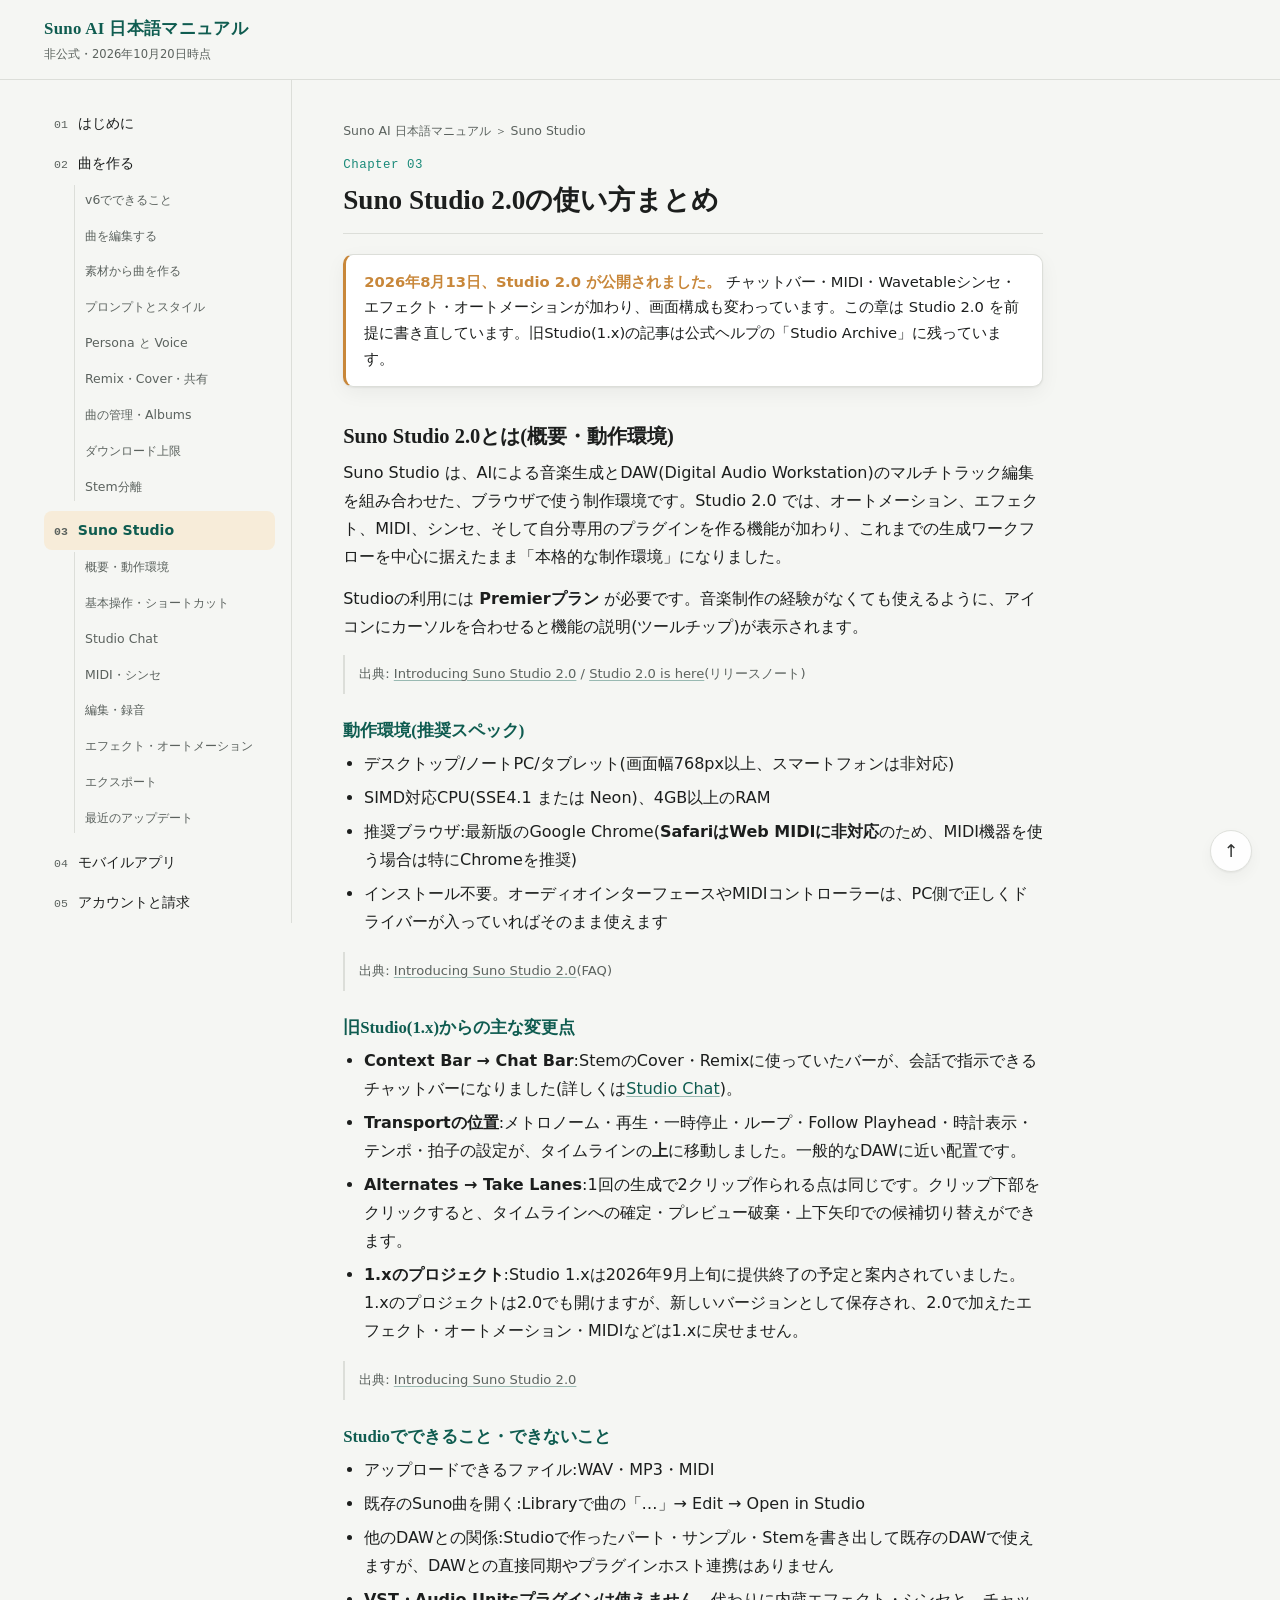
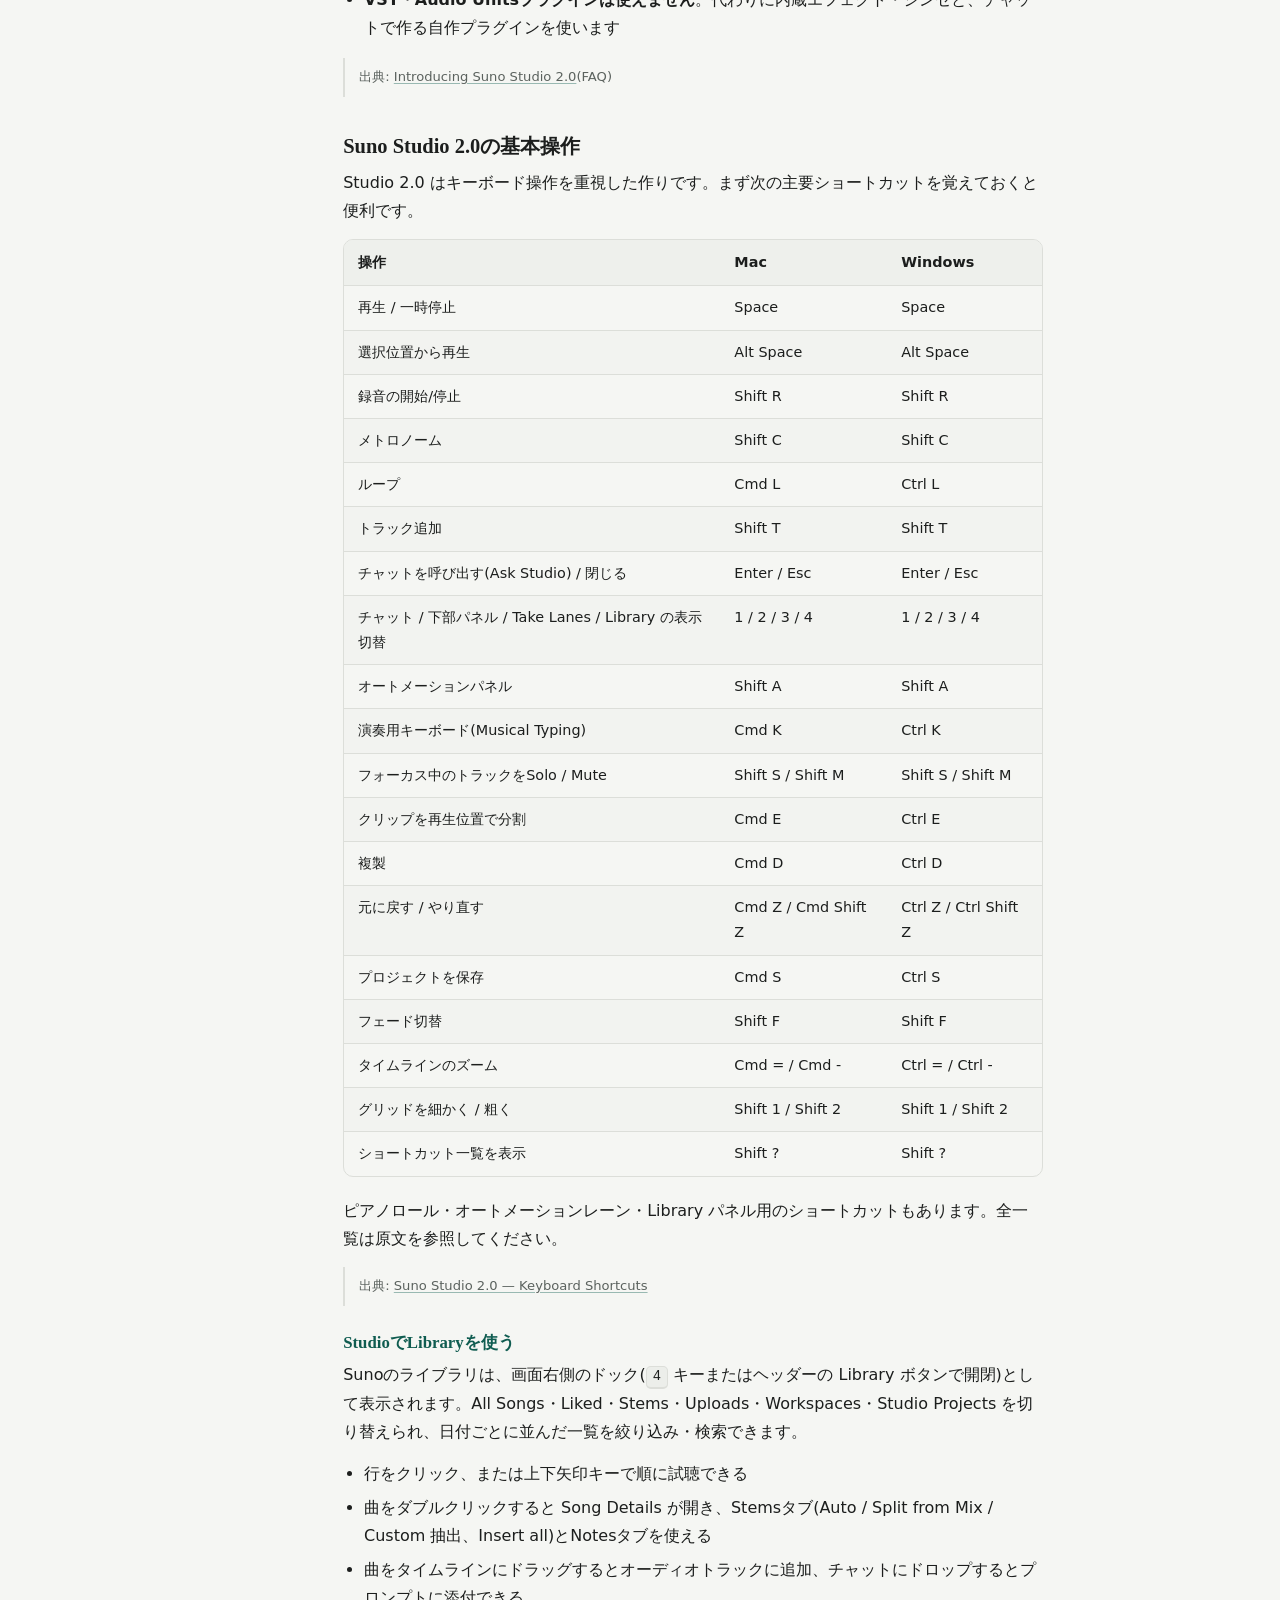
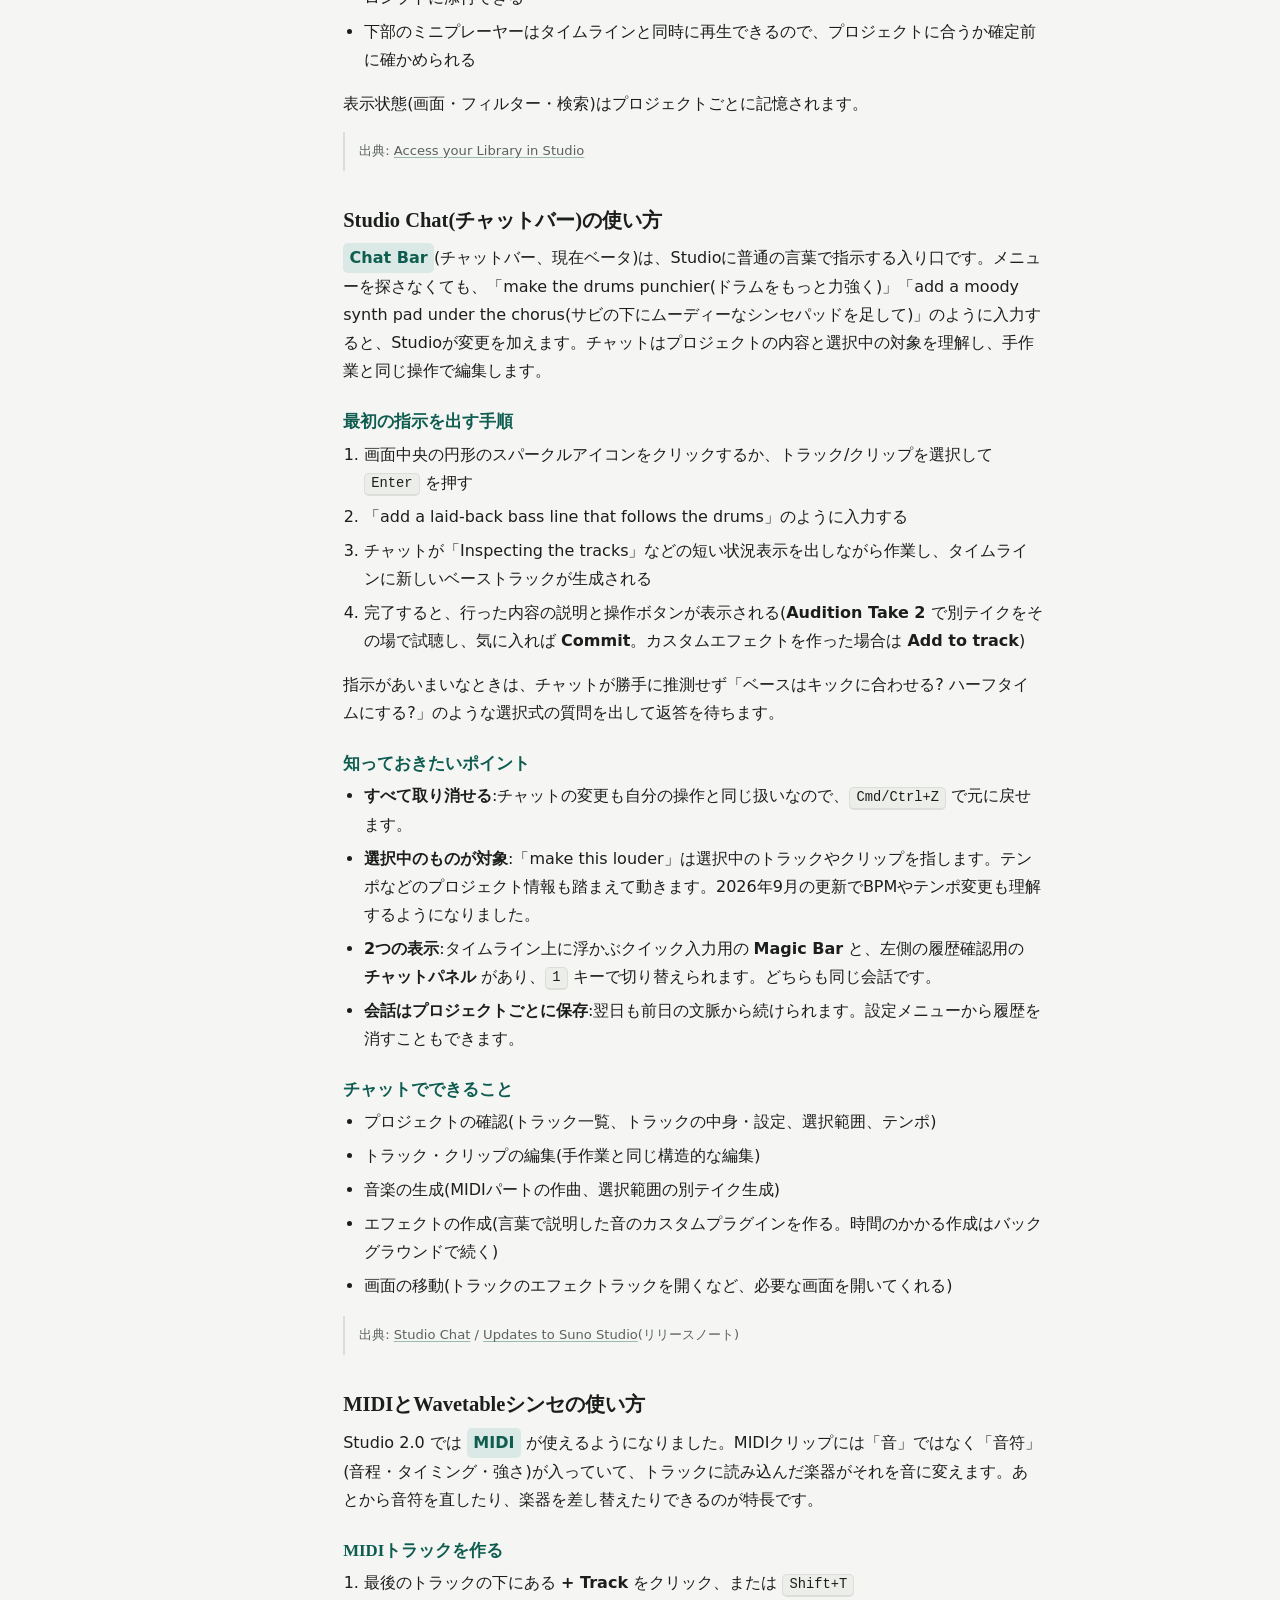
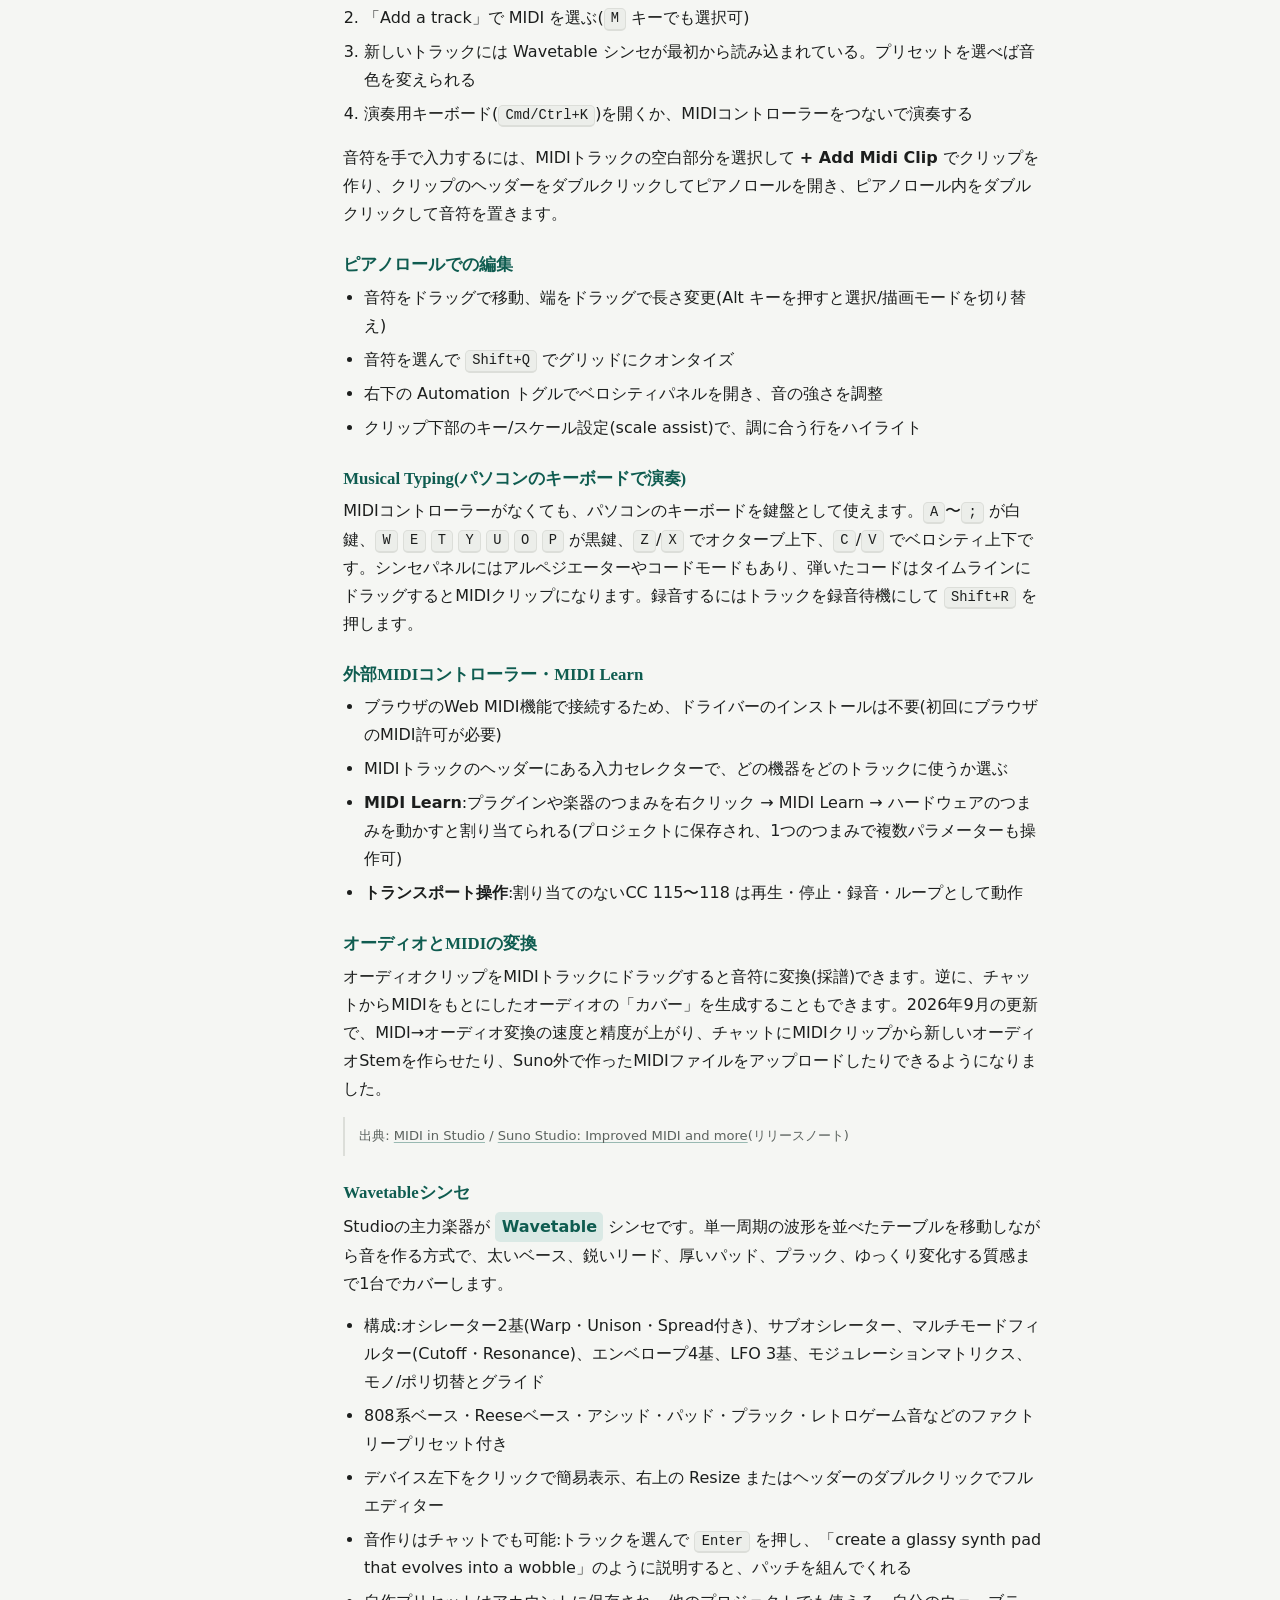
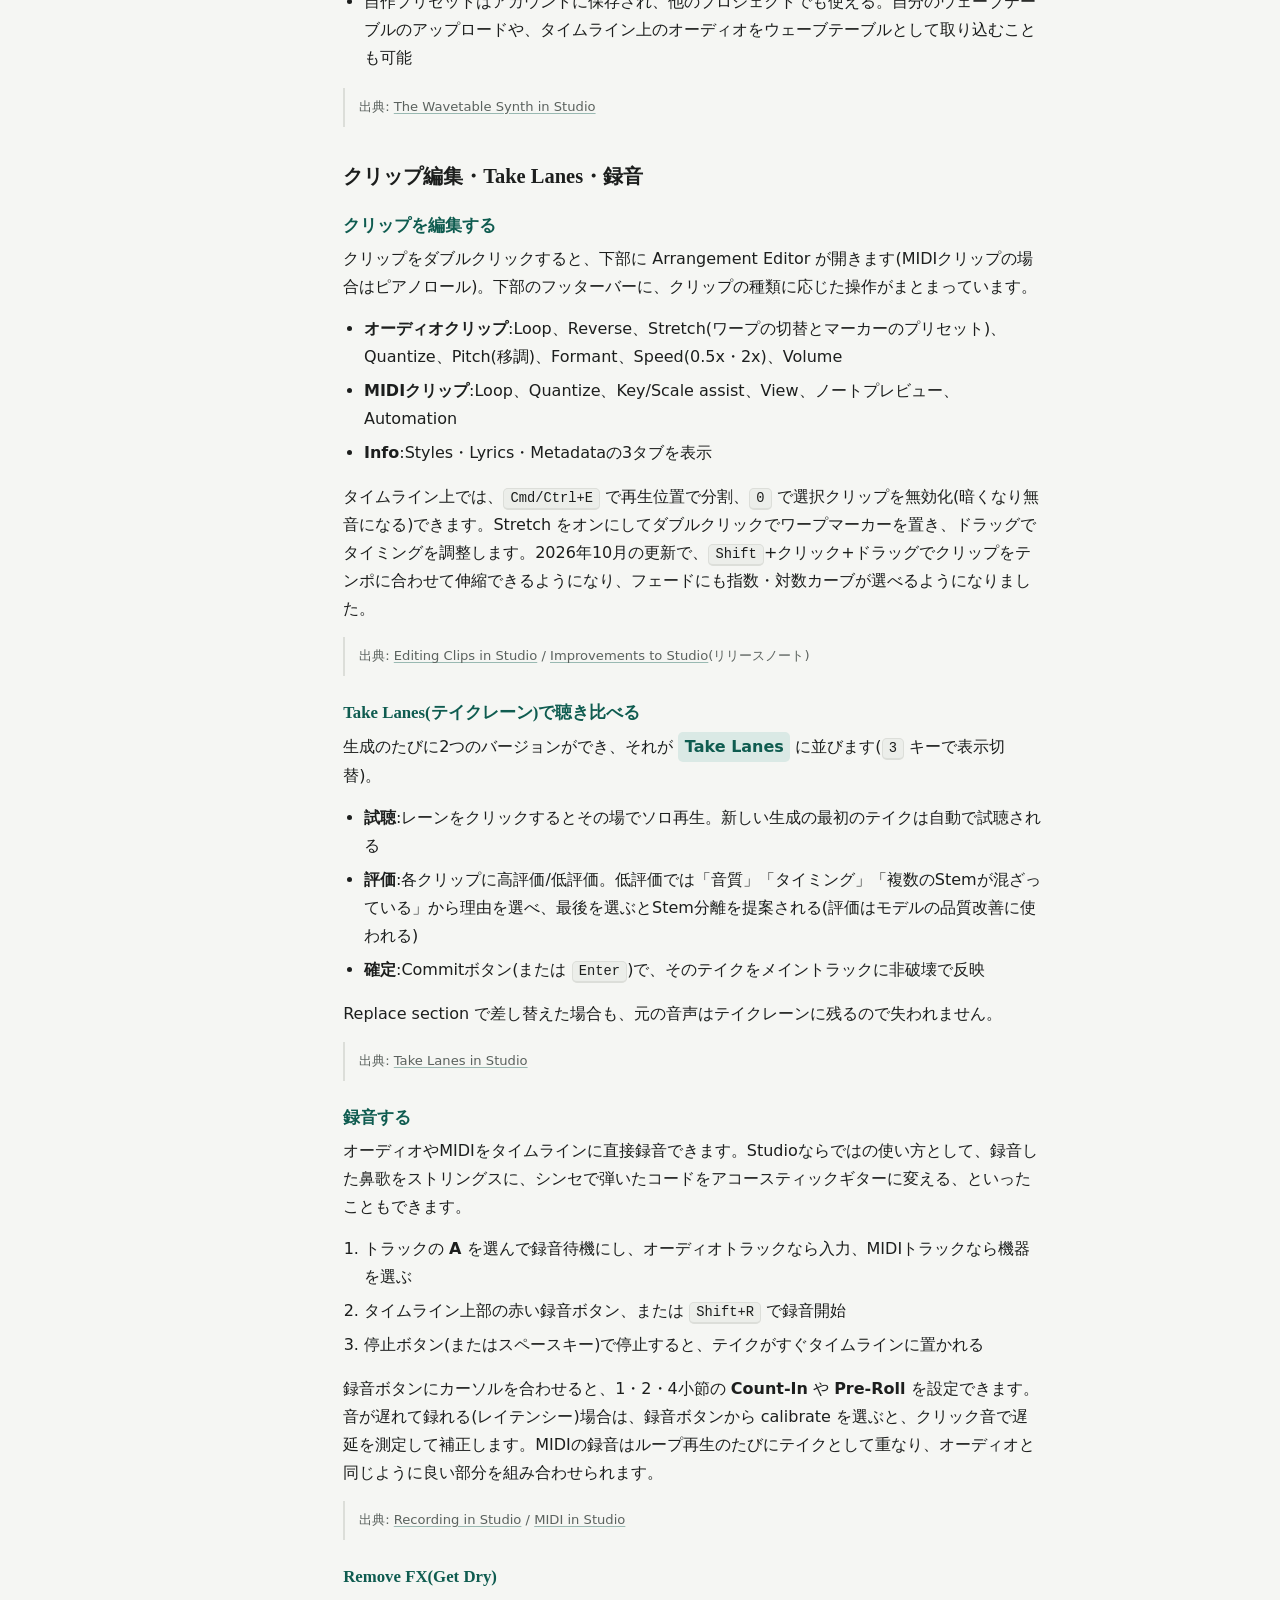
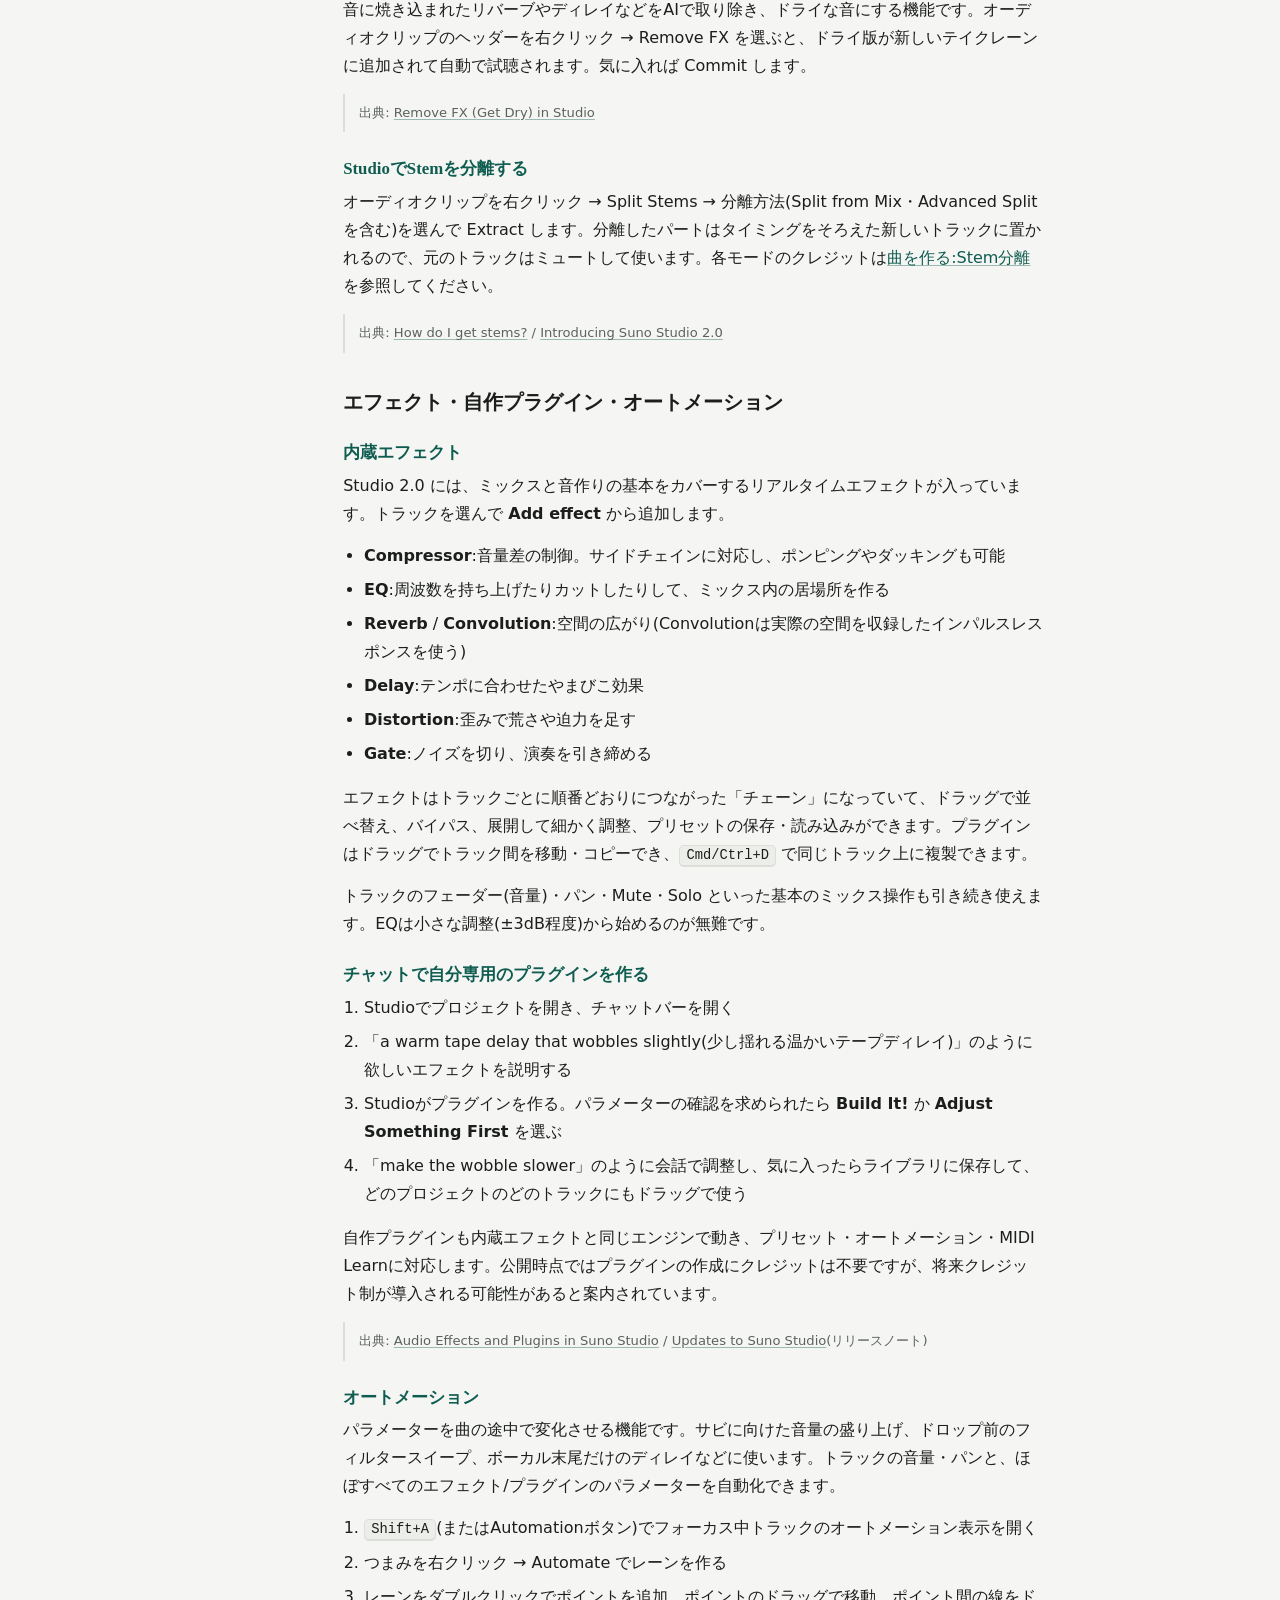
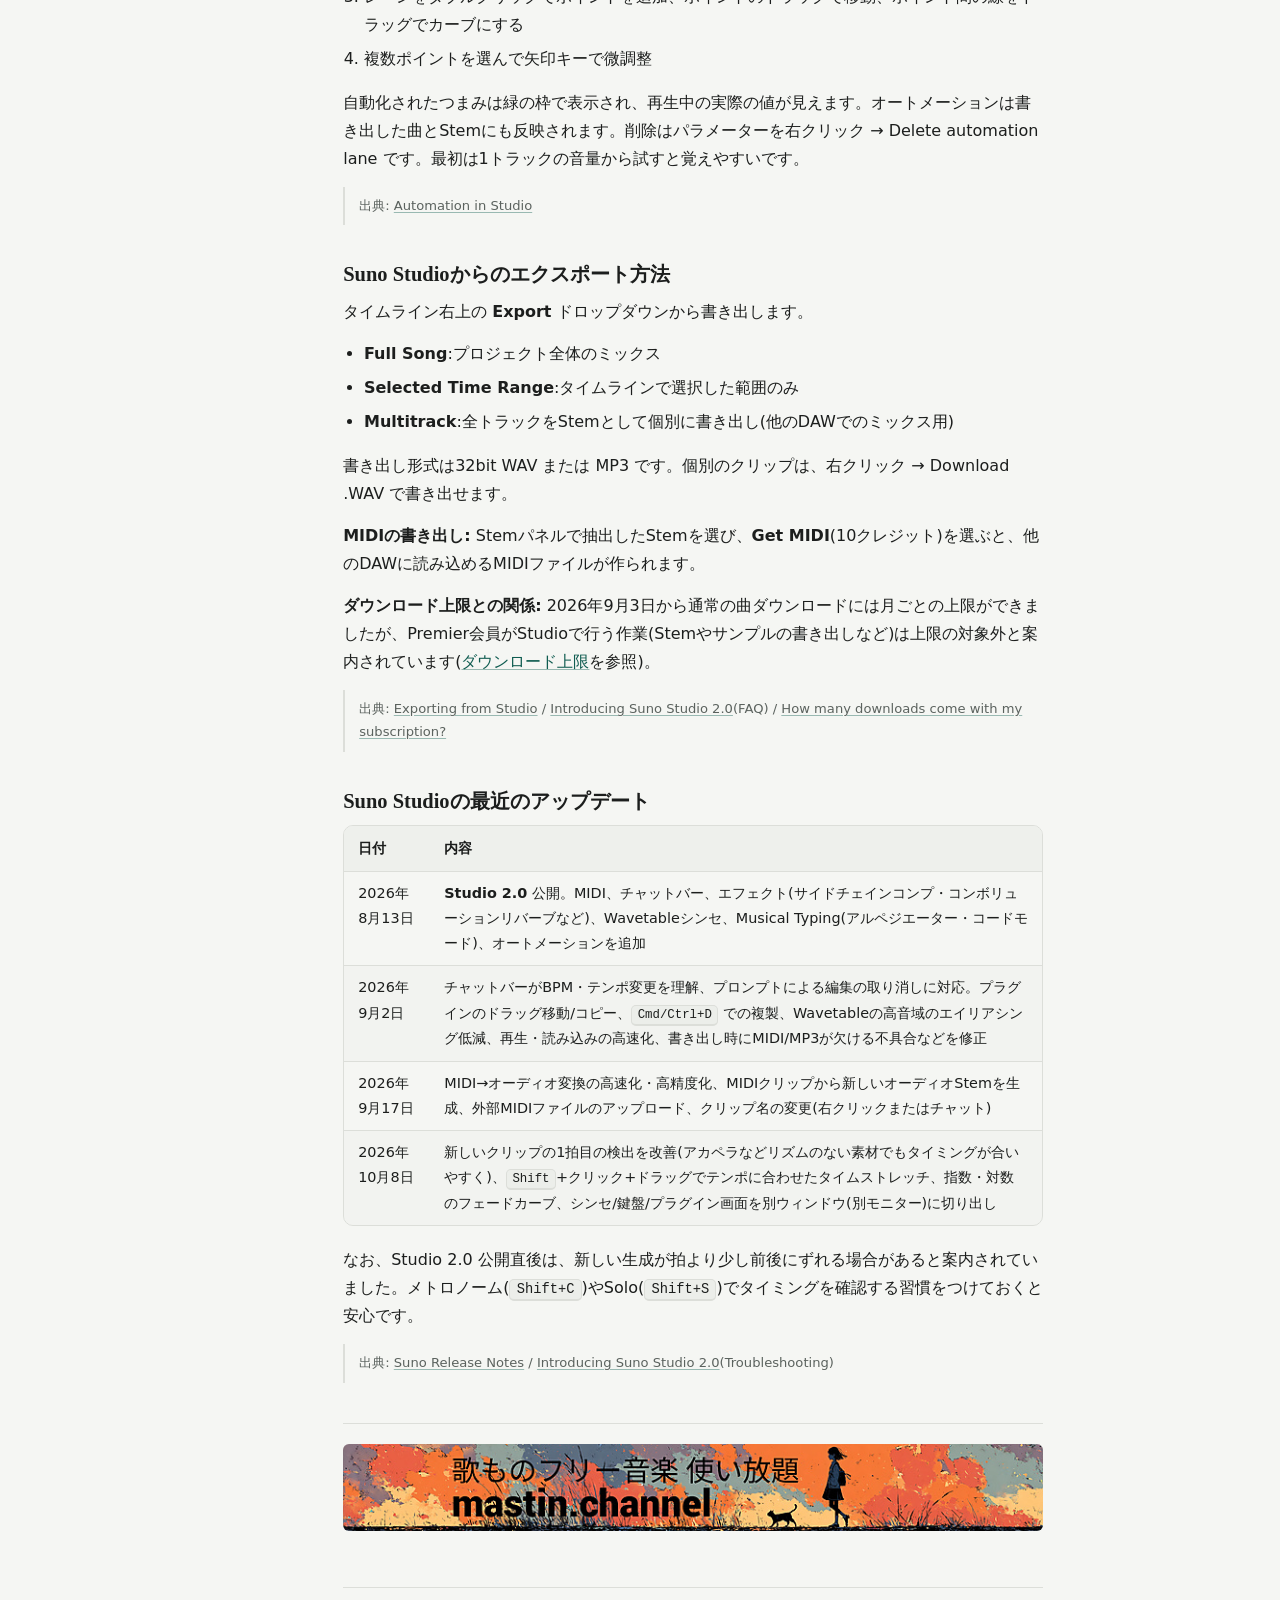
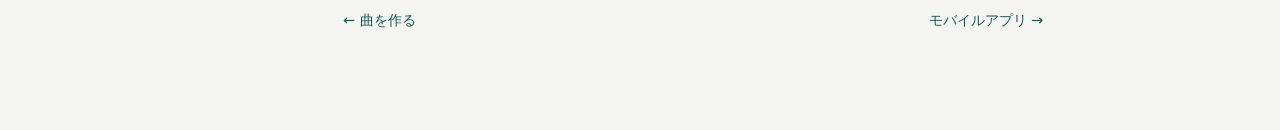
<file: studio.html>
<!DOCTYPE html>
<html lang="ja">
<head>
<meta charset="utf-8">
<meta name="viewport" content="width=device-width, initial-scale=1">
<title>Suno Studio 2.0の使い方まとめ｜Chat・MIDI・シンセ・エフェクト・エクスポート - Suno AI 日本語マニュアル(非公式)</title>
<meta name="description" content="Suno Studio 2.0の使い方を解説。チャットバー(Studio Chat)、MIDIとピアノロール、Wavetableシンセ、エフェクト・自作プラグイン、オートメーション、録音、エクスポートまでまとめた非公式日本語ガイドです。">
<link rel="canonical" href="https://suno.mastinchannel.com/studio.html">
<link rel="icon" href="favicon.svg" type="image/svg+xml">
<link rel="stylesheet" href="styles.css">

<meta property="og:type" content="article">
<meta property="og:locale" content="ja_JP">
<meta property="og:site_name" content="Suno AI 日本語マニュアル(非公式)">
<meta property="og:url" content="https://suno.mastinchannel.com/studio.html">
<meta property="og:title" content="Suno Studio 2.0の使い方まとめ">
<meta property="og:description" content="Suno Studio 2.0の使い方を解説。チャットバー(Studio Chat)、MIDIとピアノロール、Wavetableシンセ、エフェクト・自作プラグイン、オートメーション、録音、エクスポートまでまとめた非公式日本語ガイドです。">
<meta property="og:image" content="https://suno.mastinchannel.com/assets/og-image.jpg">
<meta property="og:image:width" content="1520">
<meta property="og:image:height" content="800">

<meta name="twitter:card" content="summary_large_image">
<meta name="twitter:title" content="Suno Studio 2.0の使い方まとめ">
<meta name="twitter:description" content="Suno Studio 2.0の使い方を解説。チャットバー(Studio Chat)、MIDIとピアノロール、Wavetableシンセ、エフェクト・自作プラグイン、オートメーション、録音、エクスポートまでまとめた非公式日本語ガイドです。">
<meta name="twitter:image" content="https://suno.mastinchannel.com/assets/og-image.jpg">

<script type="application/ld+json">
{
  "@context": "https://schema.org",
  "@type": "BreadcrumbList",
  "itemListElement": [
    { "@type": "ListItem", "position": 1, "name": "Suno AI 日本語マニュアル", "item": "https://suno.mastinchannel.com/" },
    { "@type": "ListItem", "position": 2, "name": "Suno Studio", "item": "https://suno.mastinchannel.com/studio.html" }
  ]
}
</script>
<script type="application/ld+json">
{
  "@context": "https://schema.org",
  "@type": "TechArticle",
  "headline": "Suno Studio 2.0の使い方まとめ",
  "description": "Suno Studio 2.0のチャットバー、MIDI、Wavetableシンセ、エフェクト・自作プラグイン、オートメーション、録音、エクスポートまでを解説する日本語ガイド。",
  "inLanguage": "ja",
  "datePublished": "2026-07-08",
  "dateModified": "2026-10-20",
  "url": "https://suno.mastinchannel.com/studio.html",
  "mainEntityOfPage": "https://suno.mastinchannel.com/studio.html",
  "image": "https://suno.mastinchannel.com/assets/og-image.jpg",
  "author": { "@type": "Organization", "name": "mastin channel", "url": "https://mastinchannel.com" },
  "publisher": { "@type": "Organization", "name": "mastin channel", "url": "https://mastinchannel.com" }
}
</script>
<script type="application/ld+json">
{
  "@context": "https://schema.org",
  "@type": "HowTo",
  "name": "Suno StudioのチャットバーでAIにパートを追加してもらう方法",
  "step": [
    { "@type": "HowToStep", "position": 1, "text": "画面中央の円形のスパークルアイコンをクリックするか、トラック/クリップを選択して Enter を押し、チャットバーを開く" },
    { "@type": "HowToStep", "position": 2, "text": "「add a laid-back bass line that follows the drums」のように、やりたいことを普通の言葉で入力する" },
    { "@type": "HowToStep", "position": 3, "text": "チャットが作業内容を表示しながら、タイムラインに新しいトラックとパートを生成する" },
    { "@type": "HowToStep", "position": 4, "text": "Audition Take 2 で別テイクを聴き比べ、気に入ったら Commit で確定する(Cmd/Ctrl+Z でいつでも取り消せる)" }
  ]
}
</script>

<script async src="https://www.googletagmanager.com/gtag/js?id=G-RGBV7L04Y0"></script>
<script>
  window.dataLayer = window.dataLayer || [];
  function gtag(){dataLayer.push(arguments);}
  gtag('js', new Date());
  gtag('config', 'G-RGBV7L04Y0');
</script>
</head>
<body id="top">

<header class="topbar">
  <div class="topbar-inner">
    <div class="brand">
      <button class="nav-toggle" id="navToggle" aria-expanded="false" aria-controls="sidebar">目次 ☰</button>
      <div class="brand-text">
        <a class="mark" href="index.html" style="text-decoration:none;">Suno AI 日本語マニュアル</a>
        <span class="sub">非公式・2026年10月20日時点</span>
      </div>
    </div>
  </div>
</header>

<div class="layout">
  <aside class="sidebar" id="sidebar">
    <nav aria-label="目次">
      <ol>
        <li><a class="chap" href="intro.html">はじめに</a></li>
        <li>
          <a class="chap" href="making-music.html">曲を作る</a>
          <ul class="sub-links">
            <li><a href="making-music.html#mm-v6">v6でできること</a></li>
            <li><a href="making-music.html#mm-edit">曲を編集する</a></li>
            <li><a href="making-music.html#mm-material">素材から曲を作る</a></li>
            <li><a href="making-music.html#mm-prompt">プロンプトとスタイル</a></li>
            <li><a href="making-music.html#mm-persona">Persona と Voice</a></li>
            <li><a href="making-music.html#mm-remix">Remix・Cover・共有</a></li>
            <li><a href="making-music.html#mm-manage">曲の管理・Albums</a></li>
            <li><a href="making-music.html#mm-download">ダウンロード上限</a></li>
            <li><a href="making-music.html#mm-stem">Stem分離</a></li>
          </ul>
        </li>
        <li>
          <a class="chap" href="studio.html">Suno Studio</a>
          <ul class="sub-links">
            <li><a href="studio.html#st-overview">概要・動作環境</a></li>
            <li><a href="studio.html#st-basics">基本操作・ショートカット</a></li>
            <li><a href="studio.html#st-chat">Studio Chat</a></li>
            <li><a href="studio.html#st-midi">MIDI・シンセ</a></li>
            <li><a href="studio.html#st-edit">編集・録音</a></li>
            <li><a href="studio.html#st-mix">エフェクト・オートメーション</a></li>
            <li><a href="studio.html#st-export">エクスポート</a></li>
            <li><a href="studio.html#st-updates">最近のアップデート</a></li>
          </ul>
        </li>
        <li><a class="chap" href="mobile.html">モバイルアプリ</a></li>
        <li><a class="chap" href="billing.html">アカウントと請求</a></li>
        <li><a class="chap" href="rights.html">権利と著作権</a></li>
        <li><a class="chap" href="hooks.html">Hooks</a></li>
        <li><a class="chap" href="community.html">コミュニティ・リソース</a></li>
        <li><a class="chap" href="glossary.html">用語集</a></li>
        <li><a class="chap" href="appendix.html">付録:更新履歴</a></li>
      </ol>
    </nav>
    <div class="sidebar-footer">
      本ページはSuno, Inc.公式の文書ではありません。最新情報は<br>
      <a href="https://help.suno.com/en">help.suno.com</a> でご確認ください。
    </div>
  </aside>

  <main>
    <div class="content">

      <p class="breadcrumb"><a href="index.html">Suno AI 日本語マニュアル</a> ＞ Suno Studio</p>
      <p class="eyebrow">Chapter 03</p>
      <h1>Suno Studio 2.0の使い方まとめ</h1>

      <div class="callout">
        <strong>2026年8月13日、Studio 2.0 が公開されました。</strong> チャットバー・MIDI・Wavetableシンセ・エフェクト・オートメーションが加わり、画面構成も変わっています。この章は Studio 2.0 を前提に書き直しています。旧Studio(1.x)の記事は公式ヘルプの「Studio Archive」に残っています。
      </div>

      <h2 id="st-overview">Suno Studio 2.0とは(概要・動作環境)</h2>
      <p>Suno Studio は、AIによる音楽生成とDAW(Digital Audio Workstation)のマルチトラック編集を組み合わせた、ブラウザで使う制作環境です。Studio 2.0 では、オートメーション、エフェクト、MIDI、シンセ、そして自分専用のプラグインを作る機能が加わり、これまでの生成ワークフローを中心に据えたまま「本格的な制作環境」になりました。</p>
      <p>Studioの利用には <strong>Premierプラン</strong> が必要です。音楽制作の経験がなくても使えるように、アイコンにカーソルを合わせると機能の説明(ツールチップ)が表示されます。</p>
      <blockquote class="source">出典: <a href="https://help.suno.com/en/articles/13670529">Introducing Suno Studio 2.0</a> / <a href="https://suno.com/release-notes/studio-2">Studio 2.0 is here</a>(リリースノート)</blockquote>

      <h3>動作環境(推奨スペック)</h3>
      <ul>
        <li>デスクトップ/ノートPC/タブレット(画面幅768px以上、スマートフォンは非対応)</li>
        <li>SIMD対応CPU(SSE4.1 または Neon)、4GB以上のRAM</li>
        <li>推奨ブラウザ:最新版のGoogle Chrome(<strong>SafariはWeb MIDIに非対応</strong>のため、MIDI機器を使う場合は特にChromeを推奨)</li>
        <li>インストール不要。オーディオインターフェースやMIDIコントローラーは、PC側で正しくドライバーが入っていればそのまま使えます</li>
      </ul>
      <blockquote class="source">出典: <a href="https://help.suno.com/en/articles/13670529">Introducing Suno Studio 2.0</a>(FAQ)</blockquote>

      <h3>旧Studio(1.x)からの主な変更点</h3>
      <ul>
        <li><strong>Context Bar → Chat Bar</strong>:StemのCover・Remixに使っていたバーが、会話で指示できるチャットバーになりました(詳しくは<a href="#st-chat">Studio Chat</a>)。</li>
        <li><strong>Transportの位置</strong>:メトロノーム・再生・一時停止・ループ・Follow Playhead・時計表示・テンポ・拍子の設定が、タイムラインの<strong>上</strong>に移動しました。一般的なDAWに近い配置です。</li>
        <li><strong>Alternates → Take Lanes</strong>:1回の生成で2クリップ作られる点は同じです。クリップ下部をクリックすると、タイムラインへの確定・プレビュー破棄・上下矢印での候補切り替えができます。</li>
        <li><strong>1.xのプロジェクト</strong>:Studio 1.xは2026年9月上旬に提供終了の予定と案内されていました。1.xのプロジェクトは2.0でも開けますが、新しいバージョンとして保存され、2.0で加えたエフェクト・オートメーション・MIDIなどは1.xに戻せません。</li>
      </ul>
      <blockquote class="source">出典: <a href="https://help.suno.com/en/articles/13670529">Introducing Suno Studio 2.0</a></blockquote>

      <h3>Studioでできること・できないこと</h3>
      <ul>
        <li>アップロードできるファイル:WAV・MP3・MIDI</li>
        <li>既存のSuno曲を開く:Libraryで曲の「…」→ Edit → Open in Studio</li>
        <li>他のDAWとの関係:Studioで作ったパート・サンプル・Stemを書き出して既存のDAWで使えますが、DAWとの直接同期やプラグインホスト連携はありません</li>
        <li><strong>VST・Audio Unitsプラグインは使えません</strong>。代わりに内蔵エフェクト・シンセと、チャットで作る自作プラグインを使います</li>
      </ul>
      <blockquote class="source">出典: <a href="https://help.suno.com/en/articles/13670529">Introducing Suno Studio 2.0</a>(FAQ)</blockquote>

      <h2 id="st-basics">Suno Studio 2.0の基本操作</h2>
      <p>Studio 2.0 はキーボード操作を重視した作りです。まず次の主要ショートカットを覚えておくと便利です。</p>
      <div class="table-wrap"><table>
        <thead><tr><th>操作</th><th>Mac</th><th>Windows</th></tr></thead>
        <tbody>
          <tr><td>再生 / 一時停止</td><td>Space</td><td>Space</td></tr>
          <tr><td>選択位置から再生</td><td>Alt Space</td><td>Alt Space</td></tr>
          <tr><td>録音の開始/停止</td><td>Shift R</td><td>Shift R</td></tr>
          <tr><td>メトロノーム</td><td>Shift C</td><td>Shift C</td></tr>
          <tr><td>ループ</td><td>Cmd L</td><td>Ctrl L</td></tr>
          <tr><td>トラック追加</td><td>Shift T</td><td>Shift T</td></tr>
          <tr><td>チャットを呼び出す(Ask Studio) / 閉じる</td><td>Enter / Esc</td><td>Enter / Esc</td></tr>
          <tr><td>チャット / 下部パネル / Take Lanes / Library の表示切替</td><td>1 / 2 / 3 / 4</td><td>1 / 2 / 3 / 4</td></tr>
          <tr><td>オートメーションパネル</td><td>Shift A</td><td>Shift A</td></tr>
          <tr><td>演奏用キーボード(Musical Typing)</td><td>Cmd K</td><td>Ctrl K</td></tr>
          <tr><td>フォーカス中のトラックをSolo / Mute</td><td>Shift S / Shift M</td><td>Shift S / Shift M</td></tr>
          <tr><td>クリップを再生位置で分割</td><td>Cmd E</td><td>Ctrl E</td></tr>
          <tr><td>複製</td><td>Cmd D</td><td>Ctrl D</td></tr>
          <tr><td>元に戻す / やり直す</td><td>Cmd Z / Cmd Shift Z</td><td>Ctrl Z / Ctrl Shift Z</td></tr>
          <tr><td>プロジェクトを保存</td><td>Cmd S</td><td>Ctrl S</td></tr>
          <tr><td>フェード切替</td><td>Shift F</td><td>Shift F</td></tr>
          <tr><td>タイムラインのズーム</td><td>Cmd = / Cmd -</td><td>Ctrl = / Ctrl -</td></tr>
          <tr><td>グリッドを細かく / 粗く</td><td>Shift 1 / Shift 2</td><td>Shift 1 / Shift 2</td></tr>
          <tr><td>ショートカット一覧を表示</td><td>Shift ?</td><td>Shift ?</td></tr>
        </tbody>
      </table></div>
      <p>ピアノロール・オートメーションレーン・Library パネル用のショートカットもあります。全一覧は原文を参照してください。</p>
      <blockquote class="source">出典: <a href="https://help.suno.com/en/articles/13680385">Suno Studio 2.0 — Keyboard Shortcuts</a></blockquote>

      <h3>StudioでLibraryを使う</h3>
      <p>Sunoのライブラリは、画面右側のドック(<kbd>4</kbd> キーまたはヘッダーの Library ボタンで開閉)として表示されます。All Songs・Liked・Stems・Uploads・Workspaces・Studio Projects を切り替えられ、日付ごとに並んだ一覧を絞り込み・検索できます。</p>
      <ul>
        <li>行をクリック、または上下矢印キーで順に試聴できる</li>
        <li>曲をダブルクリックすると Song Details が開き、Stemsタブ(Auto / Split from Mix / Custom 抽出、Insert all)とNotesタブを使える</li>
        <li>曲をタイムラインにドラッグするとオーディオトラックに追加、チャットにドロップするとプロンプトに添付できる</li>
        <li>下部のミニプレーヤーはタイムラインと同時に再生できるので、プロジェクトに合うか確定前に確かめられる</li>
      </ul>
      <p>表示状態(画面・フィルター・検索)はプロジェクトごとに記憶されます。</p>
      <blockquote class="source">出典: <a href="https://help.suno.com/en/articles/13670849">Access your Library in Studio</a></blockquote>

      <h2 id="st-chat">Studio Chat(チャットバー)の使い方</h2>
      <p><span class="term">Chat Bar</span>(チャットバー、現在ベータ)は、Studioに普通の言葉で指示する入り口です。メニューを探さなくても、「make the drums punchier(ドラムをもっと力強く)」「add a moody synth pad under the chorus(サビの下にムーディーなシンセパッドを足して)」のように入力すると、Studioが変更を加えます。チャットはプロジェクトの内容と選択中の対象を理解し、手作業と同じ操作で編集します。</p>

      <h3>最初の指示を出す手順</h3>
      <ol>
        <li>画面中央の円形のスパークルアイコンをクリックするか、トラック/クリップを選択して <kbd>Enter</kbd> を押す</li>
        <li>「add a laid-back bass line that follows the drums」のように入力する</li>
        <li>チャットが「Inspecting the tracks」などの短い状況表示を出しながら作業し、タイムラインに新しいベーストラックが生成される</li>
        <li>完了すると、行った内容の説明と操作ボタンが表示される(<strong>Audition Take 2</strong> で別テイクをその場で試聴し、気に入れば <strong>Commit</strong>。カスタムエフェクトを作った場合は <strong>Add to track</strong>)</li>
      </ol>
      <p>指示があいまいなときは、チャットが勝手に推測せず「ベースはキックに合わせる? ハーフタイムにする?」のような選択式の質問を出して返答を待ちます。</p>

      <h3>知っておきたいポイント</h3>
      <ul>
        <li><strong>すべて取り消せる</strong>:チャットの変更も自分の操作と同じ扱いなので、<kbd>Cmd/Ctrl+Z</kbd> で元に戻せます。</li>
        <li><strong>選択中のものが対象</strong>:「make this louder」は選択中のトラックやクリップを指します。テンポなどのプロジェクト情報も踏まえて動きます。2026年9月の更新でBPMやテンポ変更も理解するようになりました。</li>
        <li><strong>2つの表示</strong>:タイムライン上に浮かぶクイック入力用の <strong>Magic Bar</strong> と、左側の履歴確認用の <strong>チャットパネル</strong> があり、<kbd>1</kbd> キーで切り替えられます。どちらも同じ会話です。</li>
        <li><strong>会話はプロジェクトごとに保存</strong>:翌日も前日の文脈から続けられます。設定メニューから履歴を消すこともできます。</li>
      </ul>

      <h3>チャットでできること</h3>
      <ul>
        <li>プロジェクトの確認(トラック一覧、トラックの中身・設定、選択範囲、テンポ)</li>
        <li>トラック・クリップの編集(手作業と同じ構造的な編集)</li>
        <li>音楽の生成(MIDIパートの作曲、選択範囲の別テイク生成)</li>
        <li>エフェクトの作成(言葉で説明した音のカスタムプラグインを作る。時間のかかる作成はバックグラウンドで続く)</li>
        <li>画面の移動(トラックのエフェクトラックを開くなど、必要な画面を開いてくれる)</li>
      </ul>
      <blockquote class="source">出典: <a href="https://help.suno.com/en/articles/13670721">Studio Chat</a> / <a href="https://suno.com/release-notes/studio-updates-sept26">Updates to Suno Studio</a>(リリースノート)</blockquote>

      <h2 id="st-midi">MIDIとWavetableシンセの使い方</h2>
      <p>Studio 2.0 では <span class="term">MIDI</span> が使えるようになりました。MIDIクリップには「音」ではなく「音符」(音程・タイミング・強さ)が入っていて、トラックに読み込んだ楽器がそれを音に変えます。あとから音符を直したり、楽器を差し替えたりできるのが特長です。</p>

      <h3>MIDIトラックを作る</h3>
      <ol>
        <li>最後のトラックの下にある <strong>+ Track</strong> をクリック、または <kbd>Shift+T</kbd></li>
        <li>「Add a track」で MIDI を選ぶ(<kbd>M</kbd> キーでも選択可)</li>
        <li>新しいトラックには Wavetable シンセが最初から読み込まれている。プリセットを選べば音色を変えられる</li>
        <li>演奏用キーボード(<kbd>Cmd/Ctrl+K</kbd>)を開くか、MIDIコントローラーをつないで演奏する</li>
      </ol>
      <p>音符を手で入力するには、MIDIトラックの空白部分を選択して <strong>+ Add Midi Clip</strong> でクリップを作り、クリップのヘッダーをダブルクリックしてピアノロールを開き、ピアノロール内をダブルクリックして音符を置きます。</p>

      <h3>ピアノロールでの編集</h3>
      <ul>
        <li>音符をドラッグで移動、端をドラッグで長さ変更(Alt キーを押すと選択/描画モードを切り替え)</li>
        <li>音符を選んで <kbd>Shift+Q</kbd> でグリッドにクオンタイズ</li>
        <li>右下の Automation トグルでベロシティパネルを開き、音の強さを調整</li>
        <li>クリップ下部のキー/スケール設定(scale assist)で、調に合う行をハイライト</li>
      </ul>

      <h3>Musical Typing(パソコンのキーボードで演奏)</h3>
      <p>MIDIコントローラーがなくても、パソコンのキーボードを鍵盤として使えます。<kbd>A</kbd>〜<kbd>;</kbd> が白鍵、<kbd>W</kbd> <kbd>E</kbd> <kbd>T</kbd> <kbd>Y</kbd> <kbd>U</kbd> <kbd>O</kbd> <kbd>P</kbd> が黒鍵、<kbd>Z</kbd>/<kbd>X</kbd> でオクターブ上下、<kbd>C</kbd>/<kbd>V</kbd> でベロシティ上下です。シンセパネルにはアルペジエーターやコードモードもあり、弾いたコードはタイムラインにドラッグするとMIDIクリップになります。録音するにはトラックを録音待機にして <kbd>Shift+R</kbd> を押します。</p>

      <h3>外部MIDIコントローラー・MIDI Learn</h3>
      <ul>
        <li>ブラウザのWeb MIDI機能で接続するため、ドライバーのインストールは不要(初回にブラウザのMIDI許可が必要)</li>
        <li>MIDIトラックのヘッダーにある入力セレクターで、どの機器をどのトラックに使うか選ぶ</li>
        <li><strong>MIDI Learn</strong>:プラグインや楽器のつまみを右クリック → MIDI Learn → ハードウェアのつまみを動かすと割り当てられる(プロジェクトに保存され、1つのつまみで複数パラメーターも操作可)</li>
        <li><strong>トランスポート操作</strong>:割り当てのないCC 115〜118 は再生・停止・録音・ループとして動作</li>
      </ul>

      <h3>オーディオとMIDIの変換</h3>
      <p>オーディオクリップをMIDIトラックにドラッグすると音符に変換(採譜)できます。逆に、チャットからMIDIをもとにしたオーディオの「カバー」を生成することもできます。2026年9月の更新で、MIDI→オーディオ変換の速度と精度が上がり、チャットにMIDIクリップから新しいオーディオStemを作らせたり、Suno外で作ったMIDIファイルをアップロードしたりできるようになりました。</p>
      <blockquote class="source">出典: <a href="https://help.suno.com/en/articles/13670593">MIDI in Studio</a> / <a href="https://suno.com/release-notes/studio-improved-midi">Suno Studio: Improved MIDI and more</a>(リリースノート)</blockquote>

      <h3>Wavetableシンセ</h3>
      <p>Studioの主力楽器が <span class="term">Wavetable</span> シンセです。単一周期の波形を並べたテーブルを移動しながら音を作る方式で、太いベース、鋭いリード、厚いパッド、プラック、ゆっくり変化する質感まで1台でカバーします。</p>
      <ul>
        <li>構成:オシレーター2基(Warp・Unison・Spread付き)、サブオシレーター、マルチモードフィルター(Cutoff・Resonance)、エンベロープ4基、LFO 3基、モジュレーションマトリクス、モノ/ポリ切替とグライド</li>
        <li>808系ベース・Reeseベース・アシッド・パッド・プラック・レトロゲーム音などのファクトリープリセット付き</li>
        <li>デバイス左下をクリックで簡易表示、右上の Resize またはヘッダーのダブルクリックでフルエディター</li>
        <li>音作りはチャットでも可能:トラックを選んで <kbd>Enter</kbd> を押し、「create a glassy synth pad that evolves into a wobble」のように説明すると、パッチを組んでくれる</li>
        <li>自作プリセットはアカウントに保存され、他のプロジェクトでも使える。自分のウェーブテーブルのアップロードや、タイムライン上のオーディオをウェーブテーブルとして取り込むことも可能</li>
      </ul>
      <blockquote class="source">出典: <a href="https://help.suno.com/en/articles/13670657">The Wavetable Synth in Studio</a></blockquote>

      <h2 id="st-edit">クリップ編集・Take Lanes・録音</h2>

      <h3>クリップを編集する</h3>
      <p>クリップをダブルクリックすると、下部に Arrangement Editor が開きます(MIDIクリップの場合はピアノロール)。下部のフッターバーに、クリップの種類に応じた操作がまとまっています。</p>
      <ul>
        <li><strong>オーディオクリップ</strong>:Loop、Reverse、Stretch(ワープの切替とマーカーのプリセット)、Quantize、Pitch(移調)、Formant、Speed(0.5x・2x)、Volume</li>
        <li><strong>MIDIクリップ</strong>:Loop、Quantize、Key/Scale assist、View、ノートプレビュー、Automation</li>
        <li><strong>Info</strong>:Styles・Lyrics・Metadataの3タブを表示</li>
      </ul>
      <p>タイムライン上では、<kbd>Cmd/Ctrl+E</kbd> で再生位置で分割、<kbd>0</kbd> で選択クリップを無効化(暗くなり無音になる)できます。Stretch をオンにしてダブルクリックでワープマーカーを置き、ドラッグでタイミングを調整します。2026年10月の更新で、<kbd>Shift</kbd>+クリック+ドラッグでクリップをテンポに合わせて伸縮できるようになり、フェードにも指数・対数カーブが選べるようになりました。</p>
      <blockquote class="source">出典: <a href="https://help.suno.com/en/articles/13670977">Editing Clips in Studio</a> / <a href="https://suno.com/release-notes/studio-updates-oct26">Improvements to Studio</a>(リリースノート)</blockquote>

      <h3>Take Lanes(テイクレーン)で聴き比べる</h3>
      <p>生成のたびに2つのバージョンができ、それが <span class="term">Take Lanes</span> に並びます(<kbd>3</kbd> キーで表示切替)。</p>
      <ul>
        <li><strong>試聴</strong>:レーンをクリックするとその場でソロ再生。新しい生成の最初のテイクは自動で試聴される</li>
        <li><strong>評価</strong>:各クリップに高評価/低評価。低評価では「音質」「タイミング」「複数のStemが混ざっている」から理由を選べ、最後を選ぶとStem分離を提案される(評価はモデルの品質改善に使われる)</li>
        <li><strong>確定</strong>:Commitボタン(または <kbd>Enter</kbd>)で、そのテイクをメイントラックに非破壊で反映</li>
      </ul>
      <p>Replace section で差し替えた場合も、元の音声はテイクレーンに残るので失われません。</p>
      <blockquote class="source">出典: <a href="https://help.suno.com/en/articles/13670913">Take Lanes in Studio</a></blockquote>

      <h3>録音する</h3>
      <p>オーディオやMIDIをタイムラインに直接録音できます。Studioならではの使い方として、録音した鼻歌をストリングスに、シンセで弾いたコードをアコースティックギターに変える、といったこともできます。</p>
      <ol>
        <li>トラックの <strong>A</strong> を選んで録音待機にし、オーディオトラックなら入力、MIDIトラックなら機器を選ぶ</li>
        <li>タイムライン上部の赤い録音ボタン、または <kbd>Shift+R</kbd> で録音開始</li>
        <li>停止ボタン(またはスペースキー)で停止すると、テイクがすぐタイムラインに置かれる</li>
      </ol>
      <p>録音ボタンにカーソルを合わせると、1・2・4小節の <strong>Count-In</strong> や <strong>Pre-Roll</strong> を設定できます。音が遅れて録れる(レイテンシー)場合は、録音ボタンから calibrate を選ぶと、クリック音で遅延を測定して補正します。MIDIの録音はループ再生のたびにテイクとして重なり、オーディオと同じように良い部分を組み合わせられます。</p>
      <blockquote class="source">出典: <a href="https://help.suno.com/en/articles/13671041">Recording in Studio</a> / <a href="https://help.suno.com/en/articles/13670593">MIDI in Studio</a></blockquote>

      <h3>Remove FX(Get Dry)</h3>
      <p>音に焼き込まれたリバーブやディレイなどをAIで取り除き、ドライな音にする機能です。オーディオクリップのヘッダーを右クリック → Remove FX を選ぶと、ドライ版が新しいテイクレーンに追加されて自動で試聴されます。気に入れば Commit します。</p>
      <blockquote class="source">出典: <a href="https://help.suno.com/en/articles/13671105">Remove FX (Get Dry) in Studio</a></blockquote>

      <h3>StudioでStemを分離する</h3>
      <p>オーディオクリップを右クリック → Split Stems → 分離方法(Split from Mix・Advanced Split を含む)を選んで Extract します。分離したパートはタイミングをそろえた新しいトラックに置かれるので、元のトラックはミュートして使います。各モードのクレジットは<a href="making-music.html#mm-stem">曲を作る:Stem分離</a>を参照してください。</p>
      <blockquote class="source">出典: <a href="https://help.suno.com/en/articles/13925185">How do I get stems?</a> / <a href="https://help.suno.com/en/articles/13670529">Introducing Suno Studio 2.0</a></blockquote>

      <h2 id="st-mix">エフェクト・自作プラグイン・オートメーション</h2>

      <h3>内蔵エフェクト</h3>
      <p>Studio 2.0 には、ミックスと音作りの基本をカバーするリアルタイムエフェクトが入っています。トラックを選んで <strong>Add effect</strong> から追加します。</p>
      <ul>
        <li><strong>Compressor</strong>:音量差の制御。サイドチェインに対応し、ポンピングやダッキングも可能</li>
        <li><strong>EQ</strong>:周波数を持ち上げたりカットしたりして、ミックス内の居場所を作る</li>
        <li><strong>Reverb</strong> / <strong>Convolution</strong>:空間の広がり(Convolutionは実際の空間を収録したインパルスレスポンスを使う)</li>
        <li><strong>Delay</strong>:テンポに合わせたやまびこ効果</li>
        <li><strong>Distortion</strong>:歪みで荒さや迫力を足す</li>
        <li><strong>Gate</strong>:ノイズを切り、演奏を引き締める</li>
      </ul>
      <p>エフェクトはトラックごとに順番どおりにつながった「チェーン」になっていて、ドラッグで並べ替え、バイパス、展開して細かく調整、プリセットの保存・読み込みができます。プラグインはドラッグでトラック間を移動・コピーでき、<kbd>Cmd/Ctrl+D</kbd> で同じトラック上に複製できます。</p>
      <p>トラックのフェーダー(音量)・パン・Mute・Solo といった基本のミックス操作も引き続き使えます。EQは小さな調整(±3dB程度)から始めるのが無難です。</p>

      <h3>チャットで自分専用のプラグインを作る</h3>
      <ol>
        <li>Studioでプロジェクトを開き、チャットバーを開く</li>
        <li>「a warm tape delay that wobbles slightly(少し揺れる温かいテープディレイ)」のように欲しいエフェクトを説明する</li>
        <li>Studioがプラグインを作る。パラメーターの確認を求められたら <strong>Build It!</strong> か <strong>Adjust Something First</strong> を選ぶ</li>
        <li>「make the wobble slower」のように会話で調整し、気に入ったらライブラリに保存して、どのプロジェクトのどのトラックにもドラッグで使う</li>
      </ol>
      <p>自作プラグインも内蔵エフェクトと同じエンジンで動き、プリセット・オートメーション・MIDI Learnに対応します。公開時点ではプラグインの作成にクレジットは不要ですが、将来クレジット制が導入される可能性があると案内されています。</p>
      <blockquote class="source">出典: <a href="https://help.suno.com/en/articles/13670785">Audio Effects and Plugins in Suno Studio</a> / <a href="https://suno.com/release-notes/studio-updates-sept26">Updates to Suno Studio</a>(リリースノート)</blockquote>

      <h3>オートメーション</h3>
      <p>パラメーターを曲の途中で変化させる機能です。サビに向けた音量の盛り上げ、ドロップ前のフィルタースイープ、ボーカル末尾だけのディレイなどに使います。トラックの音量・パンと、ほぼすべてのエフェクト/プラグインのパラメーターを自動化できます。</p>
      <ol>
        <li><kbd>Shift+A</kbd>(またはAutomationボタン)でフォーカス中トラックのオートメーション表示を開く</li>
        <li>つまみを右クリック → Automate でレーンを作る</li>
        <li>レーンをダブルクリックでポイントを追加、ポイントのドラッグで移動、ポイント間の線をドラッグでカーブにする</li>
        <li>複数ポイントを選んで矢印キーで微調整</li>
      </ol>
      <p>自動化されたつまみは緑の枠で表示され、再生中の実際の値が見えます。オートメーションは書き出した曲とStemにも反映されます。削除はパラメーターを右クリック → Delete automation lane です。最初は1トラックの音量から試すと覚えやすいです。</p>
      <blockquote class="source">出典: <a href="https://help.suno.com/en/articles/13674305">Automation in Studio</a></blockquote>

      <h2 id="st-export">Suno Studioからのエクスポート方法</h2>
      <p>タイムライン右上の <strong>Export</strong> ドロップダウンから書き出します。</p>
      <ul>
        <li><strong>Full Song</strong>:プロジェクト全体のミックス</li>
        <li><strong>Selected Time Range</strong>:タイムラインで選択した範囲のみ</li>
        <li><strong>Multitrack</strong>:全トラックをStemとして個別に書き出し(他のDAWでのミックス用)</li>
      </ul>
      <p>書き出し形式は32bit WAV または MP3 です。個別のクリップは、右クリック → Download .WAV で書き出せます。</p>
      <p><strong>MIDIの書き出し:</strong> Stemパネルで抽出したStemを選び、<strong>Get MIDI</strong>(10クレジット)を選ぶと、他のDAWに読み込めるMIDIファイルが作られます。</p>
      <p><strong>ダウンロード上限との関係:</strong> 2026年9月3日から通常の曲ダウンロードには月ごとの上限ができましたが、Premier会員がStudioで行う作業(Stemやサンプルの書き出しなど)は上限の対象外と案内されています(<a href="making-music.html#mm-download">ダウンロード上限</a>を参照)。</p>
      <blockquote class="source">出典: <a href="https://help.suno.com/en/articles/13925249">Exporting from Studio</a> / <a href="https://help.suno.com/en/articles/13670529">Introducing Suno Studio 2.0</a>(FAQ) / <a href="https://help.suno.com/en/articles/13926209">How many downloads come with my subscription?</a></blockquote>

      <h2 id="st-updates">Suno Studioの最近のアップデート</h2>
      <div class="table-wrap"><table>
        <thead><tr><th>日付</th><th>内容</th></tr></thead>
        <tbody>
          <tr><td>2026年8月13日</td><td><strong>Studio 2.0</strong> 公開。MIDI、チャットバー、エフェクト(サイドチェインコンプ・コンボリューションリバーブなど)、Wavetableシンセ、Musical Typing(アルペジエーター・コードモード)、オートメーションを追加</td></tr>
          <tr><td>2026年9月2日</td><td>チャットバーがBPM・テンポ変更を理解、プロンプトによる編集の取り消しに対応。プラグインのドラッグ移動/コピー、<kbd>Cmd/Ctrl+D</kbd> での複製、Wavetableの高音域のエイリアシング低減、再生・読み込みの高速化、書き出し時にMIDI/MP3が欠ける不具合などを修正</td></tr>
          <tr><td>2026年9月17日</td><td>MIDI→オーディオ変換の高速化・高精度化、MIDIクリップから新しいオーディオStemを生成、外部MIDIファイルのアップロード、クリップ名の変更(右クリックまたはチャット)</td></tr>
          <tr><td>2026年10月8日</td><td>新しいクリップの1拍目の検出を改善(アカペラなどリズムのない素材でもタイミングが合いやすく)、<kbd>Shift</kbd>+クリック+ドラッグでテンポに合わせたタイムストレッチ、指数・対数のフェードカーブ、シンセ/鍵盤/プラグイン画面を別ウィンドウ(別モニター)に切り出し</td></tr>
        </tbody>
      </table></div>
      <p>なお、Studio 2.0 公開直後は、新しい生成が拍より少し前後にずれる場合があると案内されていました。メトロノーム(<kbd>Shift+C</kbd>)やSolo(<kbd>Shift+S</kbd>)でタイミングを確認する習慣をつけておくと安心です。</p>
      <blockquote class="source">出典: <a href="https://suno.com/release-notes">Suno Release Notes</a> / <a href="https://help.suno.com/en/articles/13670529">Introducing Suno Studio 2.0</a>(Troubleshooting)</blockquote>

      <div class="chapter-banner">
        <a href="https://mastinchannel.com" target="_blank" rel="noopener noreferrer">
          <picture>
            <source media="(max-width: 480px)" srcset="assets/mastinchannel-banner-320x50.jpg">
            <img src="assets/mastinchannel-banner-728x90.jpg" width="728" height="90" alt="mastin channel — 歌ものフリー音楽 使い放題" loading="lazy">
          </picture>
        </a>
      </div>

      <div class="end-nav">
        <a href="making-music.html">← 曲を作る</a>
        <a href="mobile.html">モバイルアプリ →</a>
      </div>

    </div>
  </main>
</div>

<a class="back-top" href="#top" aria-label="ページ先頭へ">↑</a>

<script>
  (function(){
    var toggle = document.getElementById('navToggle');
    var sidebar = document.getElementById('sidebar');
    toggle.addEventListener('click', function(){
      var open = sidebar.classList.toggle('open');
      toggle.setAttribute('aria-expanded', open ? 'true' : 'false');
    });
    sidebar.addEventListener('click', function(e){
      if (e.target.tagName === 'A' && window.innerWidth <= 880) {
        sidebar.classList.remove('open');
        toggle.setAttribute('aria-expanded', 'false');
      }
    });

    var here = location.pathname.split('/').pop() || 'index.html';
    Array.prototype.forEach.call(document.querySelectorAll('.sidebar a.chap'), function(a){
      var target = a.getAttribute('href').split('#')[0] || 'index.html';
      if (target === here) a.classList.add('active');
    });
  })();
</script>
</body>
</html>
</file>
<file: styles.css>
:root{
  --bg:#f5f6f3;
  --surface:#ffffff;
  --surface-2:#eef0ec;
  --text:#1c1e1d;
  --text-muted:#5b625e;
  --border:#dcded9;
  --accent:#1a8a79;
  --accent-ink:#0f5c50;
  --accent-soft:#c8873a;
  --accent-soft-bg:#f7ecd9;
  --code-bg:#eceeea;
  --shadow: 0 1px 2px rgba(20,25,22,.06), 0 6px 20px rgba(20,25,22,.05);
}
@media (prefers-color-scheme: dark){
  :root{
    --bg:#14171a;
    --surface:#1b1f22;
    --surface-2:#20262a;
    --text:#eceeec;
    --text-muted:#9aa39d;
    --border:#2a3134;
    --accent:#3fc7b0;
    --accent-ink:#9fe9dd;
    --accent-soft:#e8b45c;
    --accent-soft-bg:#3a2f1c;
    --code-bg:#20262a;
    --shadow: 0 1px 2px rgba(0,0,0,.3), 0 8px 24px rgba(0,0,0,.35);
  }
}
:root[data-theme="dark"]{
  --bg:#14171a; --surface:#1b1f22; --surface-2:#20262a; --text:#eceeec;
  --text-muted:#9aa39d; --border:#2a3134; --accent:#3fc7b0; --accent-ink:#9fe9dd;
  --accent-soft:#e8b45c; --accent-soft-bg:#3a2f1c; --code-bg:#20262a;
  --shadow: 0 1px 2px rgba(0,0,0,.3), 0 8px 24px rgba(0,0,0,.35);
}
:root[data-theme="light"]{
  --bg:#f5f6f3; --surface:#ffffff; --surface-2:#eef0ec; --text:#1c1e1d;
  --text-muted:#5b625e; --border:#dcded9; --accent:#1a8a79; --accent-ink:#0f5c50;
  --accent-soft:#c8873a; --accent-soft-bg:#f7ecd9; --code-bg:#eceeea;
  --shadow: 0 1px 2px rgba(20,25,22,.06), 0 6px 20px rgba(20,25,22,.05);
}

*{ box-sizing:border-box; }
html{ scroll-behavior:smooth; }
@media (prefers-reduced-motion: reduce){ html{ scroll-behavior:auto; } *{ animation:none !important; transition:none !important; } }

body{
  margin:0;
  background:var(--bg);
  color:var(--text);
  font-family:-apple-system,"Segoe UI",Roboto,system-ui,"Hiragino Sans","Yu Gothic",sans-serif;
  line-height:1.75;
  font-size:16px;
}
h1,h2,h3,h4{
  font-family:Georgia,"Iowan Old Style","Hiragino Mincho ProN","Yu Mincho",serif;
  text-wrap:balance;
  color:var(--text);
  line-height:1.3;
}
a{ color:var(--accent-ink); text-decoration-color: color-mix(in srgb, var(--accent-ink) 40%, transparent); text-underline-offset:2px; }
a:hover{ text-decoration-thickness:2px; }
a:focus-visible, button:focus-visible, summary:focus-visible{ outline:2px solid var(--accent); outline-offset:2px; }

.layout{ display:flex; max-width:1240px; margin:0 auto; align-items:flex-start; }

/* ---- Top bar ---- */
.topbar{
  position:sticky; top:0; z-index:20;
  background: color-mix(in srgb, var(--bg) 88%, transparent);
  backdrop-filter: blur(8px);
  border-bottom:1px solid var(--border);
}
.topbar-inner{
  max-width:1240px; margin:0 auto; padding:14px 24px;
  display:flex; align-items:center; justify-content:space-between; gap:16px;
}
.brand{ display:flex; align-items:center; gap:10px; }
.brand-text{ display:flex; flex-direction:column; gap:1px; }
.brand-text .mark{
  font-family:Georgia,serif; font-weight:700; font-size:1.05rem;
  color:var(--accent-ink); letter-spacing:.02em; white-space:nowrap;
}
.brand-text .sub{ font-size:.72rem; color:var(--text-muted); white-space:nowrap; }
.nav-toggle{
  display:none; border:1px solid var(--border); background:var(--surface); color:var(--text);
  border-radius:8px; padding:8px 12px; font-size:.85rem; cursor:pointer;
  white-space:nowrap; flex:none;
}

/* ---- Sidebar ---- */
.sidebar{
  width:272px; flex:none; position:sticky; top:57px;
  height:calc(100vh - 57px); overflow-y:auto;
  padding:24px 16px 40px 24px;
  border-right:1px solid var(--border);
}
.sidebar nav ol{ list-style:none; margin:0; padding:0; counter-reset:chap; }
.sidebar nav > ol > li{ counter-increment:chap; margin-bottom:2px; }
.sidebar a.chap{
  display:flex; gap:10px; align-items:baseline;
  padding:7px 10px; border-radius:8px; font-size:.88rem; color:var(--text);
  text-decoration:none;
}
.sidebar a.chap:hover{ background:var(--surface-2); }
.sidebar a.chap::before{
  content: counter(chap, decimal-leading-zero);
  font-family:ui-monospace,"SFMono-Regular",Menlo,monospace;
  font-size:.72rem; color:var(--text-muted); flex:none; padding-top:1px;
}
.sidebar a.chap.active{ background:var(--accent-soft-bg); color:var(--accent-ink); font-weight:600; }
.sidebar .sub-links{ list-style:none; margin:2px 0 10px 30px; padding:0; border-left:1px solid var(--border); }
.sidebar .sub-links li a{
  display:block; padding:4px 10px; font-size:.78rem; color:var(--text-muted); text-decoration:none;
}
.sidebar .sub-links li a:hover{ color:var(--accent-ink); }
.sidebar-footer{ margin-top:18px; padding-top:14px; border-top:1px solid var(--border); font-size:.72rem; color:var(--text-muted); }

/* ---- Main content ---- */
main{ flex:1; min-width:0; padding:40px clamp(20px,4vw,64px) 100px; }
.content{ max-width:700px; }

.cover{ margin-bottom:56px; }
.cover .kicker{
  font-size:.78rem; letter-spacing:.12em; text-transform:uppercase; color:var(--accent-soft);
  font-weight:600; margin:0 0 10px;
}
.cover h1{ font-size:clamp(1.8rem,4vw,2.6rem); margin:0 0 14px; }
.cover p.lead{ font-size:1.05rem; color:var(--text-muted); max-width:60ch; margin:0 0 20px; }
.meta-row{ display:flex; flex-wrap:wrap; gap:10px; }
.pill{
  display:inline-flex; align-items:center; gap:6px; font-size:.78rem;
  padding:5px 12px; border-radius:999px; border:1px solid var(--border); color:var(--text-muted);
  background:var(--surface);
}

.callout{
  border:1px solid var(--border); border-left:3px solid var(--accent-soft);
  background:var(--surface); border-radius:10px; padding:14px 18px; margin:20px 0;
  box-shadow:var(--shadow); font-size:.92rem; color:var(--text);
}
.callout strong{ color:var(--accent-soft); }
.callout.warn{ border-left-color:#c65b4e; }
.callout.warn strong{ color:#c65b4e; }

/* ---- Breadcrumb (visible, mirrors BreadcrumbList structured data) ---- */
.breadcrumb{ font-size:.78rem; color:var(--text-muted); margin:0 0 14px; }
.breadcrumb a{ color:var(--text-muted); text-decoration:none; }
.breadcrumb a:hover{ color:var(--accent-ink); text-decoration:underline; }

.eyebrow{
  font-family:ui-monospace,"SFMono-Regular",Menlo,monospace; font-size:.78rem; color:var(--accent);
  letter-spacing:.04em; margin-bottom:6px;
}
.content > h1{ font-size:1.7rem; margin:0 0 6px; padding-bottom:14px; border-bottom:1px solid var(--border); }
h2{ font-size:1.28rem; margin:36px 0 10px; scroll-margin-top:70px; }
h3{ font-size:1.05rem; margin:26px 0 8px; color:var(--accent-ink); }
p{ margin:0 0 14px; }
ul,ol{ padding-left:1.3em; margin:0 0 16px; }
li{ margin-bottom:6px; }
li > ol, li > ul{ margin-top:6px; }

code, kbd{
  font-family:ui-monospace,"SFMono-Regular",Menlo,Consolas,monospace;
  font-size:.86em; background:var(--code-bg); padding:.15em .45em; border-radius:5px;
}
kbd{ border:1px solid var(--border); border-bottom-width:2px; }

blockquote.source{
  margin:14px 0 22px; padding:8px 14px; border-left:2px solid var(--border);
  font-size:.82rem; color:var(--text-muted);
}
blockquote.source a{ color:var(--text-muted); }

.table-wrap{ overflow-x:auto; margin:0 0 20px; border:1px solid var(--border); border-radius:10px; }
table{ border-collapse:collapse; width:100%; font-size:.9rem; min-width:420px; }
thead th{
  text-align:left; background:var(--surface-2); padding:10px 14px; font-weight:600;
  border-bottom:1px solid var(--border); white-space:nowrap;
}
tbody td{ padding:9px 14px; border-bottom:1px solid var(--border); vertical-align:top; }
tbody tr:last-child td{ border-bottom:none; }
tbody tr:nth-child(even){ background: color-mix(in srgb, var(--surface-2) 45%, transparent); }
td, th{ font-variant-numeric:tabular-nums; }

.term{
  display:inline-block; font-weight:600; color:var(--accent-ink);
  background: color-mix(in srgb, var(--accent) 12%, transparent);
  padding:.05em .4em; border-radius:5px;
}

.glossary-grid{ display:grid; gap:4px 18px; }
.end-nav{
  margin-top:56px; padding-top:20px; border-top:1px solid var(--border);
  display:flex; justify-content:space-between; gap:16px; font-size:.9rem;
}
.end-nav a{ text-decoration:none; }
.back-top{
  position:fixed; right:28px; bottom:28px; width:42px; height:42px; border-radius:50%;
  background:var(--surface); border:1px solid var(--border); box-shadow:var(--shadow);
  display:flex; align-items:center; justify-content:center; color:var(--text); text-decoration:none;
  font-size:1.1rem; opacity:.9;
}
.back-top:hover{ color:var(--accent-ink); }

@media (max-width: 880px){
  .nav-toggle{ display:inline-block; }
  .sidebar{
    position:fixed; inset:57px 0 0 0; width:100%; height:calc(100vh - 57px);
    background:var(--bg); transform:translateX(-100%); transition:transform .2s ease;
    z-index:30; padding:20px;
  }
  .sidebar.open{ transform:translateX(0); }
  main{ padding:28px 18px 80px; }
}

.chapter-banner{
  margin:40px 0 0; padding-top:20px; border-top:1px solid var(--border);
  display:flex; justify-content:center;
}
.chapter-banner a{ display:inline-block; line-height:0; border-radius:6px; overflow:hidden; }
.chapter-banner img{ display:block; max-width:100%; height:auto; }

/* ---- Hub page teaser cards (index.html) ---- */
.hub-teaser{
  border:1px solid var(--border); border-radius:12px; background:var(--surface);
  padding:20px 22px; margin:0 0 16px; box-shadow:var(--shadow);
}
.hub-teaser .eyebrow{ margin-bottom:4px; }
.hub-teaser h2{ margin:0 0 8px; font-size:1.25rem; scroll-margin-top:0; }
.hub-teaser p{ margin:0 0 10px; color:var(--text-muted); font-size:.94rem; }
.hub-teaser a.more{ font-size:.88rem; font-weight:600; text-decoration:none; }
</file>
